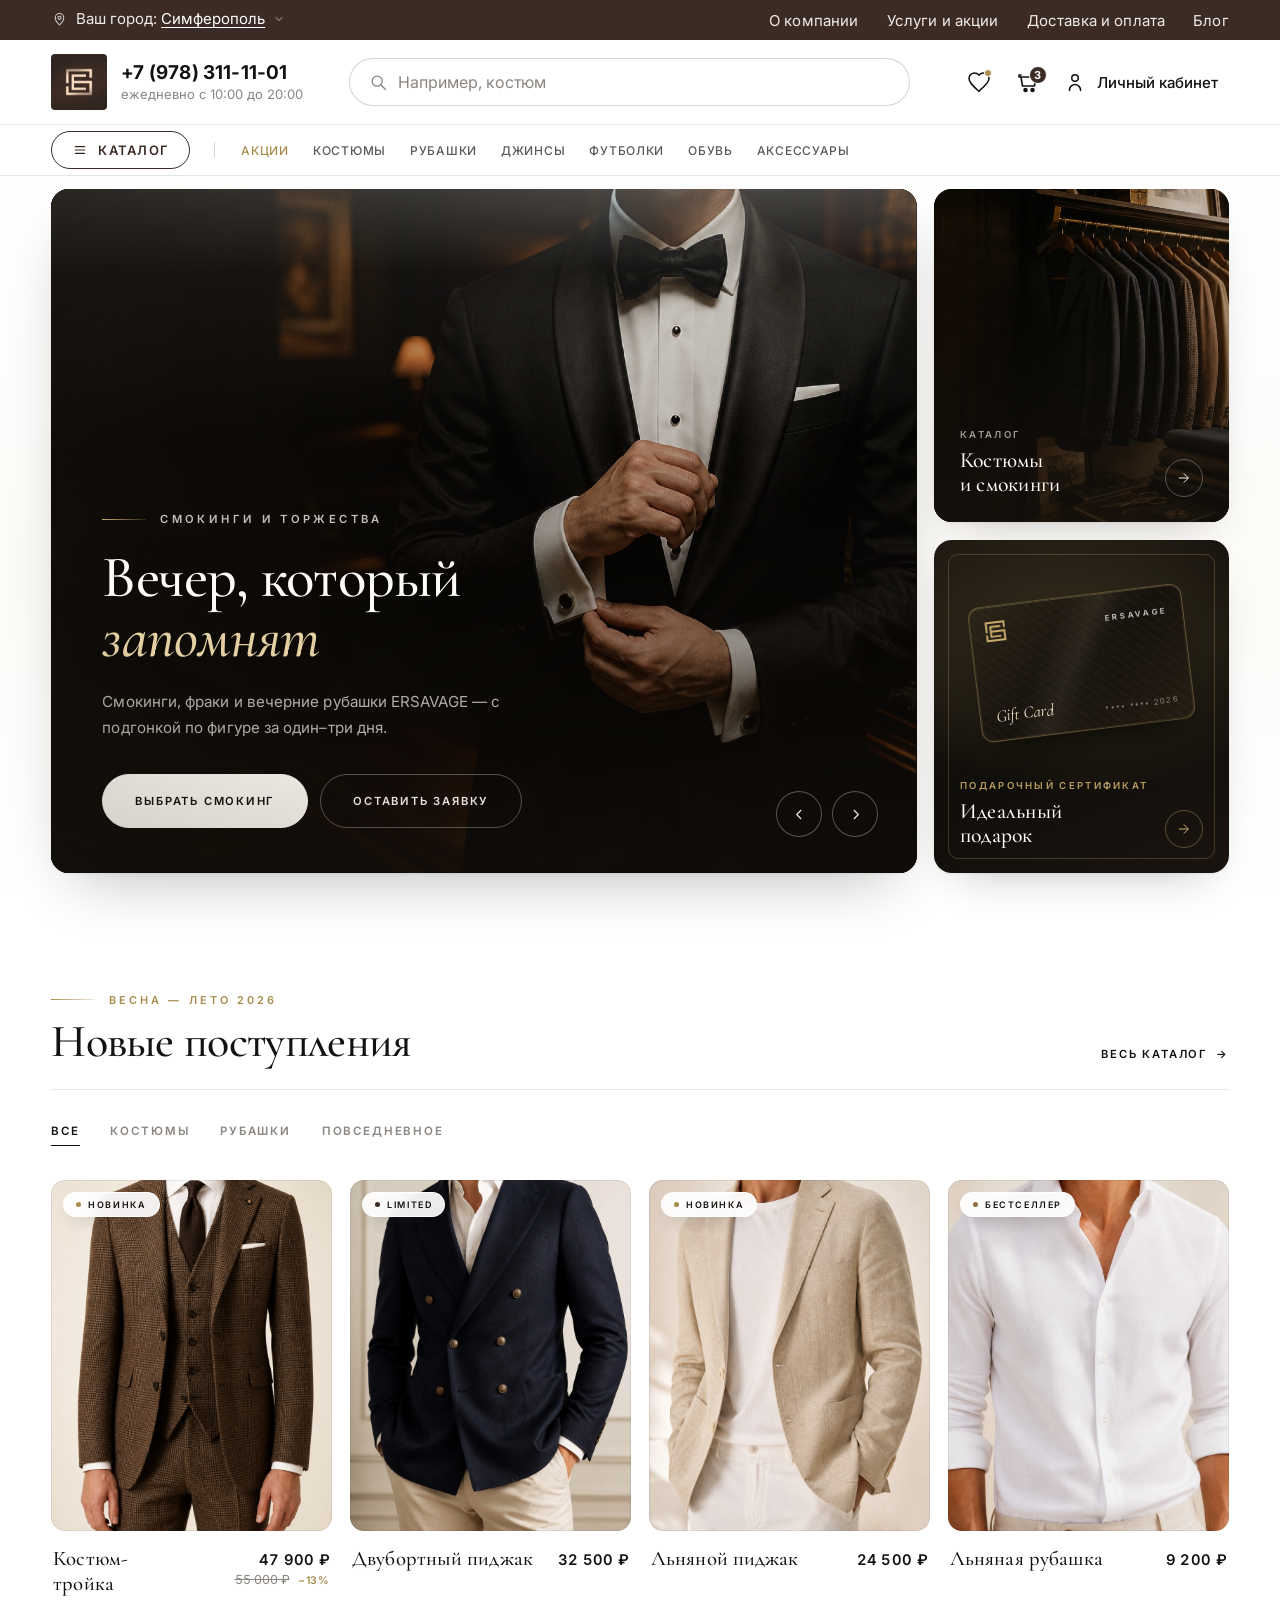
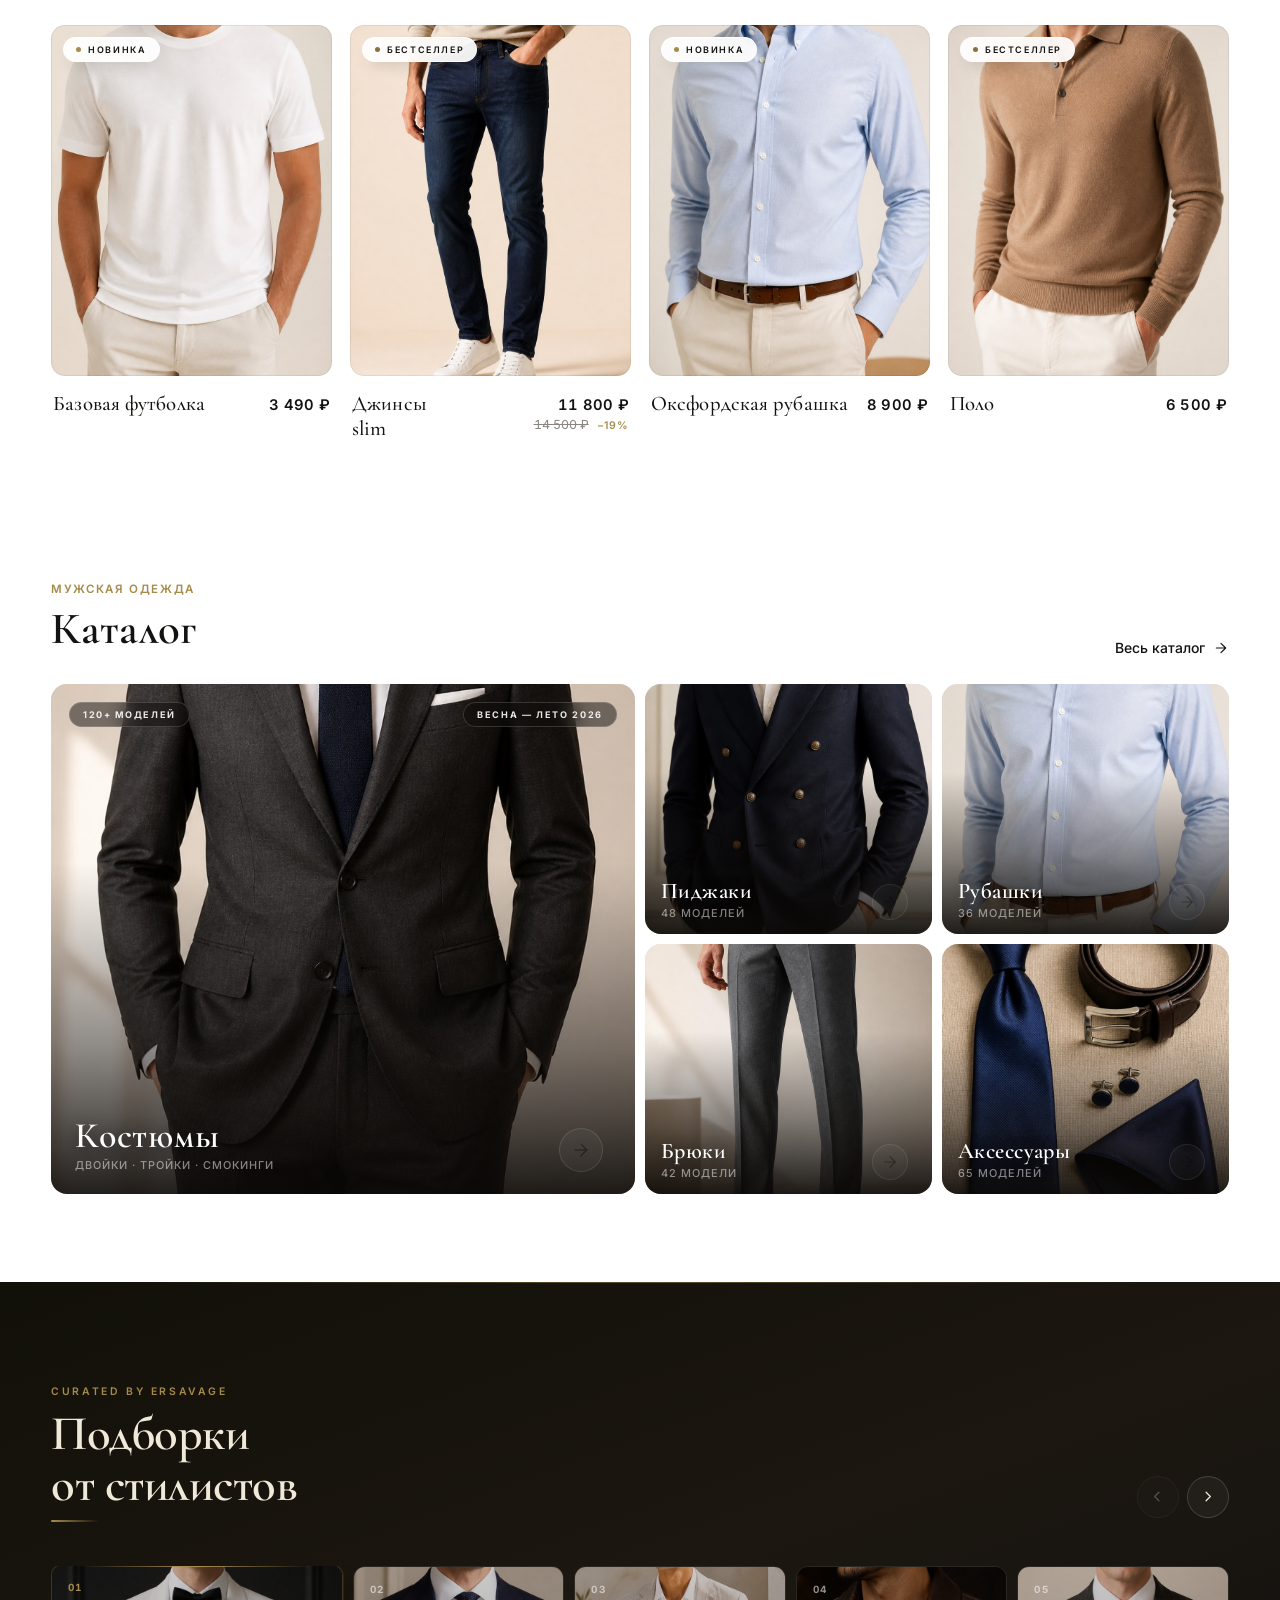
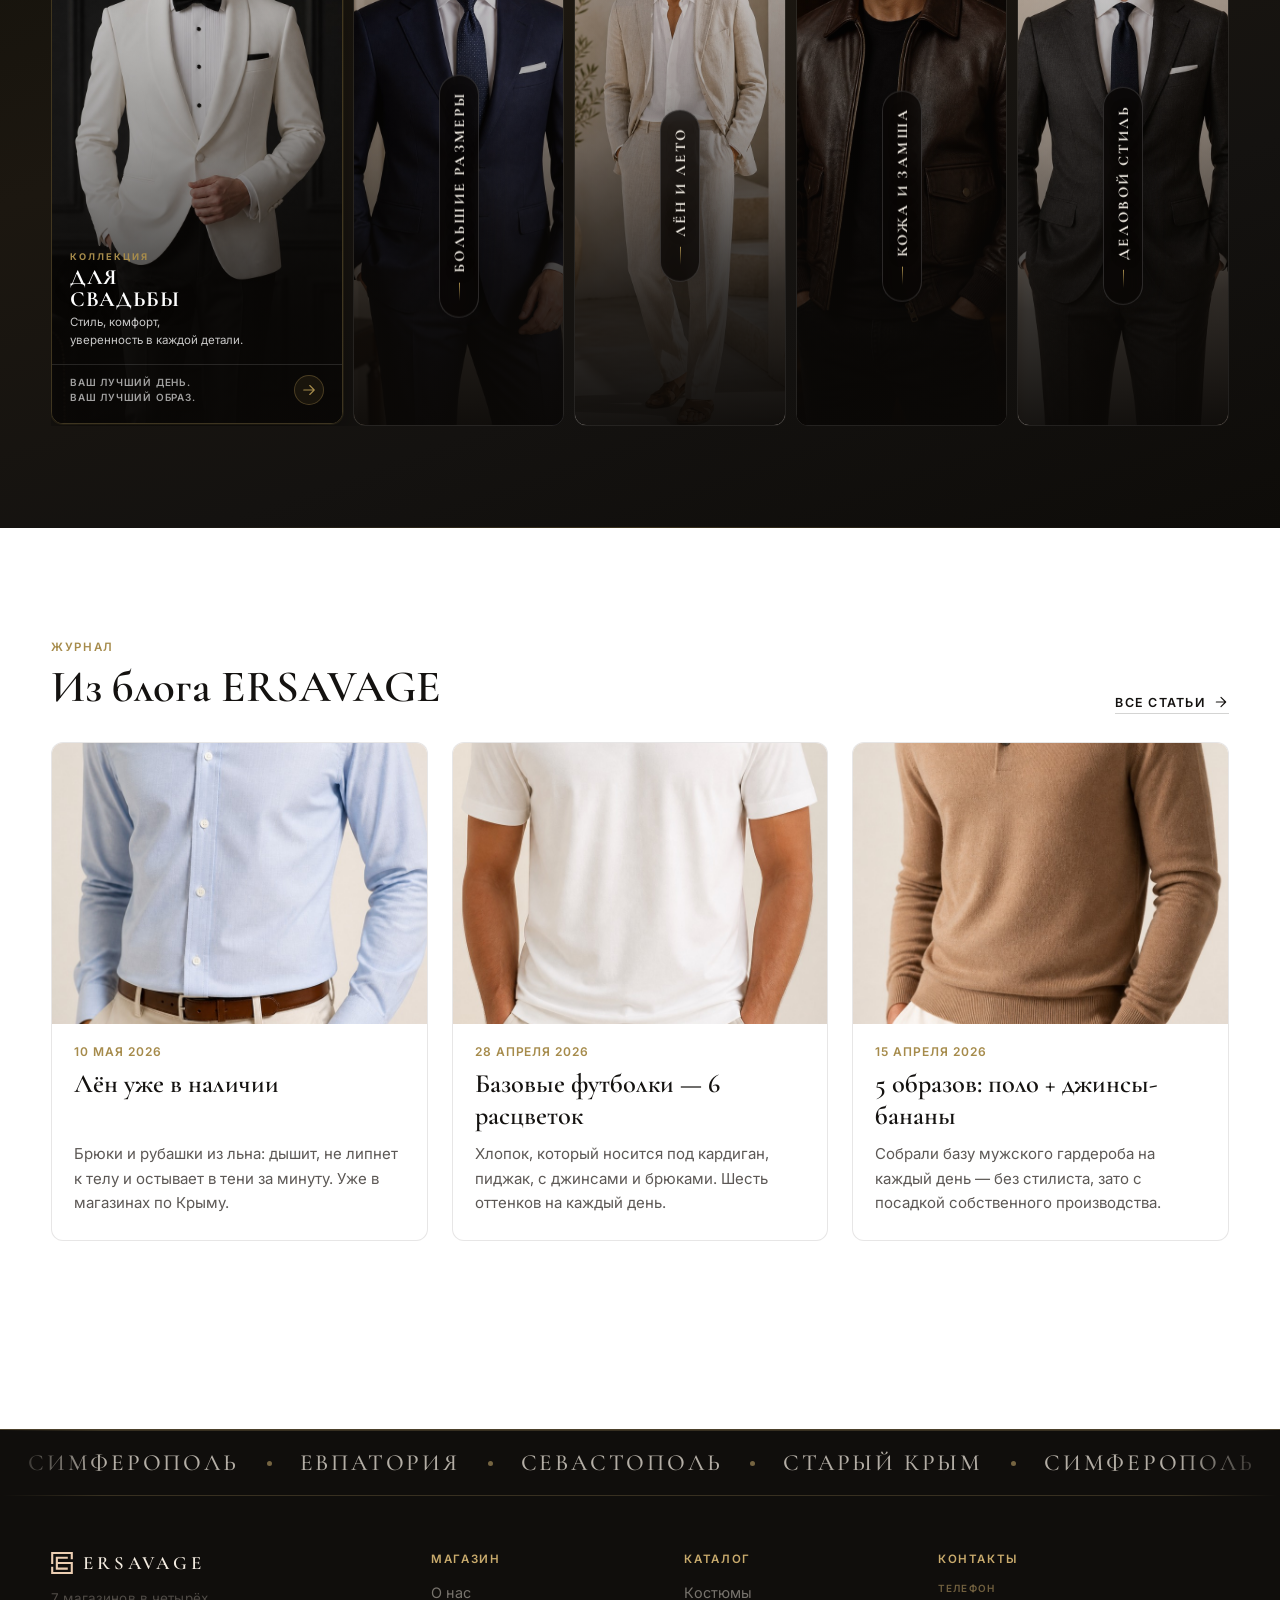
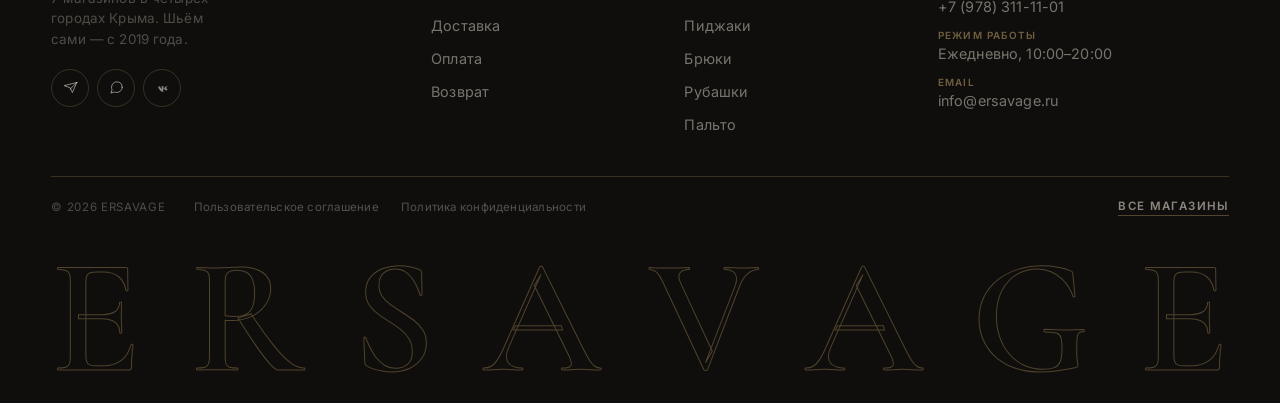
<file: index.html>
<!DOCTYPE html>
<html lang="ru">
<head>
  <meta charset="UTF-8">
  <meta name="viewport" content="width=device-width, initial-scale=1.0">
  <title>ERSAVAGE — мужские костюмы и одежда в Крыму | Симферополь, Евпатория, Севастополь</title>
  <meta name="description" content="Мужская одежда собственного производства в Крыму. Костюмы, пиджаки, рубашки, брюки от ERSAVAGE. 7 магазинов в Симферополе, Евпатории и Севастополе. Доставка по России. ☎ +7 (978) 311-11-01">
  <meta name="keywords" content="мужские костюмы Крым, мужская одежда Симферополь, пиджаки купить Крым, мужские костюмы на заказ, ERSAVAGE">
  <link rel="canonical" href="https://ersavage.ru/">
  <meta property="og:type" content="website">
  <meta property="og:title" content="ERSAVAGE — мужские костюмы и одежда в Крыму">
  <meta property="og:description" content="Собственное производство в Крыму. Костюмы, пиджаки, рубашки. 7 магазинов в Симферополе, Евпатории и Севастополе. Доставка по России.">
  <meta property="og:url" content="https://ersavage.ru/">
  <meta property="og:locale" content="ru_RU">
  <link rel="icon" type="image/svg+xml" href="img/favicon.svg">
  <link rel="apple-touch-icon" href="img/logo.jpg">
  <link rel="preconnect" href="https://fonts.googleapis.com">
  <link rel="preconnect" href="https://fonts.gstatic.com" crossorigin>
  <link href="https://fonts.googleapis.com/css2?family=Cormorant+Garamond:wght@500;600;700&family=Inter:wght@400;500;600;700&display=swap" rel="stylesheet">
  <link rel="stylesheet" href="css/style.css">
</head>
<body>
  <a class="skip-link" href="#main-content">Перейти к содержимому</a>
  <header class="site-header" id="siteHeader">
    <div class="header-utility">
      <div class="container header-utility-inner">
        <div class="header-city-picker-wrap" id="cityPickerWrap">
          <button type="button" class="header-city-picker" id="cityPickerBtn" aria-haspopup="listbox" aria-expanded="false" aria-label="Выбрать город">
            <span class="header-utility-icon" aria-hidden="true">
              <svg viewBox="0 0 24 24" focusable="false">
                <path fill="none" stroke="currentColor" stroke-width="1.5" stroke-linecap="round" stroke-linejoin="round" d="M12 21s-6-5.2-6-10a6 6 0 1112 0c0 4.8-6 10-6 10z"></path>
                <circle cx="12" cy="11" r="2.25" fill="none" stroke="currentColor" stroke-width="1.5"></circle>
              </svg>
            </span>
            <span class="header-city-label">Ваш город: <span class="header-city-name" id="cityPickerName">Симферополь</span></span>
            <span class="header-city-chevron" aria-hidden="true">
              <svg viewBox="0 0 24 24" width="12" height="12" focusable="false">
                <path fill="none" stroke="currentColor" stroke-width="2" stroke-linecap="round" stroke-linejoin="round" d="M6 9l6 6 6-6"></path>
              </svg>
            </span>
          </button>
          <ul class="header-city-dropdown" id="cityPickerDropdown" role="listbox" aria-label="Выберите город">
            <li role="option" aria-selected="true"  data-city="Симферополь">Симферополь</li>
            <li role="option" aria-selected="false" data-city="Евпатория">Евпатория</li>
            <li role="option" aria-selected="false" data-city="Севастополь">Севастополь</li>
            <li role="option" aria-selected="false" data-city="Старый Крым">Старый Крым</li>
          </ul>
        </div>
        <nav class="header-utility-nav" aria-label="Информация о компании">
          <a class="header-utility-nav-link" href="#about">О компании</a>
          <a class="header-utility-nav-link" href="sales.html">Услуги и акции</a>
          <a class="header-utility-nav-link" href="#">Доставка и оплата</a>
          <a class="header-utility-nav-link" href="#">Блог</a>
        </nav>
      </div>
    </div>

    <div class="header-main">
      <div class="container header-main-inner">

        <a class="header-logo" href="index.html" aria-label="ERSAVAGE — на главную">
          <img src="img/logo.jpg" alt="ERSAVAGE" width="48" height="48">
        </a>

        <div class="header-contact">
          <a class="header-contact-phone" href="tel:+79783111101">+7 (978) 311-11-01</a>
          <span class="header-contact-hours">ежедневно с 10:00 до 20:00</span>
        </div>

        <form class="header-search" role="search" action="#" method="get">
          <span class="header-search-icon" aria-hidden="true">
            <svg viewBox="0 0 24 24" focusable="false">
              <circle cx="11" cy="11" r="6" fill="none" stroke="currentColor" stroke-width="1.6"></circle>
              <path d="M16 16L21 21" fill="none" stroke="currentColor" stroke-width="1.6" stroke-linecap="round"></path>
            </svg>
          </span>
          <label class="sr-only" for="headerSearchInput">Поиск по каталогу</label>
          <input id="headerSearchInput" type="search" name="q" placeholder="Например, костюм" autocomplete="off">
        </form>

        <div class="header-actions">
          <button type="button" class="header-action header-wishlist-btn" aria-label="Избранное">
            <span class="wishlist-badge" aria-hidden="true"></span>
            <svg viewBox="0 0 24 24" aria-hidden="true" focusable="false">
              <path d="M12 21.35l-1.45-1.32C5.4 15.36 2 12.28 2 8.5 2 5.42 4.42 3 7.5 3c1.74 0 3.41.81 4.5 2.09C13.09 3.81 14.76 3 16.5 3 19.58 3 22 5.42 22 8.5c0 3.78-3.4 6.86-8.55 11.18L12 21.35z" fill="none" stroke="currentColor" stroke-width="1.5" stroke-linejoin="round"></path>
            </svg>
          </button>
          <a href="#" class="header-action header-cart-link" aria-label="Корзина, 3 товара">
            <span class="cart-badge">3</span>
            <svg viewBox="0 0 24 24" aria-hidden="true" focusable="false">
              <path d="M6 7h15l-1.5 9h-12L6 7z" fill="none" stroke="currentColor" stroke-width="1.6" stroke-linejoin="round"></path>
              <path d="M6 7H4V5h2" fill="none" stroke="currentColor" stroke-width="1.6" stroke-linecap="round"></path>
              <circle cx="10.5" cy="20" r="1.5" fill="currentColor"></circle>
              <circle cx="17.5" cy="20" r="1.5" fill="currentColor"></circle>
            </svg>
          </a>
          <a href="#" class="header-action header-account-link">
            <svg viewBox="0 0 24 24" aria-hidden="true" focusable="false">
              <circle cx="12" cy="8" r="3.25" fill="none" stroke="currentColor" stroke-width="1.5"></circle>
              <path d="M6.5 20.5v-.5a5.5 5.5 0 0111 0v.5" fill="none" stroke="currentColor" stroke-width="1.5" stroke-linecap="round"></path>
            </svg>
            <span>Личный кабинет</span>
          </a>
          <button
            type="button"
            class="header-action header-menu-btn"
            data-header-menu
            aria-expanded="false"
            aria-controls="headerMobileDrawer"
            aria-label="Открыть меню"
          >
            <svg class="header-menu-icon" viewBox="0 0 24 24" aria-hidden="true" focusable="false">
              <path d="M5 7h14M5 12h14M5 17h14" fill="none" stroke="currentColor" stroke-width="1.6" stroke-linecap="round"></path>
            </svg>
            <svg class="header-menu-close-icon" viewBox="0 0 24 24" aria-hidden="true" focusable="false">
              <path d="M6 6l12 12M18 6L6 18" fill="none" stroke="currentColor" stroke-width="1.6" stroke-linecap="round"></path>
            </svg>
          </button>
        </div>

      </div>
    </div>

    <div class="header-subnav" aria-label="Категории каталога">
      <div class="header-subnav-bg" aria-hidden="true"></div>
      <div class="container header-subnav-inner">
        <button type="button" class="header-catalog-btn" data-header-menu aria-label="Открыть каталог">
          <svg viewBox="0 0 24 24" aria-hidden="true" focusable="false">
            <path d="M5 7h14M5 12h14M5 17h14" fill="none" stroke="currentColor" stroke-width="1.8" stroke-linecap="round"></path>
          </svg>
          Каталог
        </button>
        <nav class="subnav-links" aria-label="Направления">
          <a href="sales.html">Акции</a>
          <a href="suits.html">Костюмы</a>
          <a href="#">Рубашки</a>
          <a href="#">Джинсы</a>
          <a href="#">Футболки</a>
          <a href="#">Обувь</a>
          <a href="#">Аксессуары</a>
        </nav>
      </div>
    </div>

    <div
      class="header-mobile-drawer"
      id="headerMobileDrawer"
      aria-hidden="true"
      aria-label="Навигация по сайту"
    >
      <button type="button" class="header-mobile-drawer-backdrop" data-header-menu-close aria-label="Закрыть меню"></button>
      <div class="header-mobile-drawer-panel" role="dialog" aria-modal="true" aria-label="Меню">
        <div class="header-mobile-drawer-head">
          <p class="header-mobile-drawer-title">Меню</p>
          <button type="button" class="header-mobile-drawer-close" data-header-menu-close aria-label="Закрыть меню">
            <svg viewBox="0 0 24 24" aria-hidden="true" focusable="false">
              <path d="M6 6l12 12M18 6L6 18" fill="none" stroke="currentColor" stroke-width="1.6" stroke-linecap="round"></path>
            </svg>
          </button>
        </div>

        <a href="#new" class="header-mobile-catalog-link">
          <svg viewBox="0 0 24 24" aria-hidden="true" focusable="false">
            <path d="M5 7h14M5 12h14M5 17h14" fill="none" stroke="currentColor" stroke-width="1.6" stroke-linecap="round"></path>
          </svg>
          Каталог
        </a>

        <nav class="header-mobile-nav" aria-label="Категории">
          <a href="sales.html">Акции</a>
          <a href="#">Новинки</a>
          <a href="suits.html">Костюмы</a>
          <a href="#">Рубашки</a>
          <a href="#">Джинсы</a>
          <a href="#">Футболки</a>
          <a href="#">Аксессуары</a>
        </nav>

        <div class="header-mobile-divider" aria-hidden="true"></div>

        <nav class="header-mobile-nav header-mobile-nav--utility" aria-label="Сервисная навигация">
          <a href="#about">О компании</a>
          <a href="#">Услуги и акции</a>
          <a href="#">Доставка и оплата</a>
          <a href="#">Блог</a>
        </nav>

        <div class="header-mobile-footer">
          <a class="header-mobile-phone" href="tel:+79783111101">+7 (978) 311-11-01</a>
          <p class="header-mobile-phone-hours">ежедневно с 10:00 до 20:00</p>
        </div>
      </div>
    </div>
  </header>

  <main id="main-content">
    <section class="hero" aria-labelledby="heroTitle" data-hero>
      <h1 id="heroTitle" class="sr-only">ERSAVAGE — мужские костюмы и одежда в Крыму</h1>

      <div class="container hero-inner">
      <div
        class="hero-stage"
        role="region"
        aria-roledescription="карусель"
        aria-label="Главные предложения"
        tabindex="0"
        data-hero-viewport
      >


      <article class="hero-slide" aria-hidden="true">
        <div class="hero-slide-media">
          <img
            src="img/hero-tuxedo.jpg"
            alt="Смокинг ERSAVAGE"
            width="1920"
            height="1280"
            loading="lazy"
            decoding="async"
          >
        </div>
        <div class="hero-slide-inner">
          <div class="hero-copy">
            <p class="hero-eyebrow"><span class="hero-eyebrow-rule" aria-hidden="true"></span>Смокинги и торжества</p>
            <p class="hero-title">Вечер, который<br><em>запомнят</em></p>
            <p class="hero-lead">Смокинги, фраки и вечерние рубашки ERSAVAGE — с подгонкой по фигуре за один–три дня.</p>
            <div class="hero-actions">
              <a class="hero-btn hero-btn--solid" href="suits.html">Выбрать смокинг</a>
              <a class="hero-btn hero-btn--ghost" href="#stores">Оставить заявку</a>
            </div>
          </div>
        </div>
      </article>
        <article class="hero-slide is-active" aria-hidden="false">
          <div class="hero-slide-media">
            <img
              src="img/hero-suit.jpg"
              alt="Мужской костюм-тройка ERSAVAGE"
              width="1920"
              height="1280"
              fetchpriority="high"
              decoding="async"
            >
          </div>
          <div class="hero-slide-inner">
            <div class="hero-copy">
              <p class="hero-eyebrow"><span class="hero-eyebrow-rule" aria-hidden="true"></span>Весна — лето 2026</p>
              <p class="hero-title">Костюм, <em>сшитый</em><br>под ваш характер</p>
              <p class="hero-lead">Собственное производство ERSAVAGE: выверенный крой, благородные ткани и посадка по фигуре.</p>
              <div class="hero-actions">
                <a class="hero-btn hero-btn--solid" href="#new">Смотреть коллекцию</a>
                <a class="hero-btn hero-btn--ghost" href="#stores">Оставить заявку</a>
              </div>
            </div>
          </div>
        </article>

       

        <article class="hero-slide" aria-hidden="true">
          <div class="hero-slide-media">
            <img
              src="img/hero-atelier.jpg"
              alt="Ателье ERSAVAGE: новые костюмы на вешалах и рулоны тканей"
              width="1920"
              height="1280"
              loading="lazy"
              decoding="async"
            >
          </div>
          <div class="hero-slide-inner">
            <div class="hero-copy">
              <p class="hero-eyebrow"><span class="hero-eyebrow-rule" aria-hidden="true"></span>ERSAVAGE · Новое поступление</p>
              <p class="hero-title">Новые модели<br><em>каждую</em> неделю</p>
              <p class="hero-lead">От строгой классики до двубортных силуэтов — более сорока моделей в наличии.</p>
              <div class="hero-actions">
                <a class="hero-btn hero-btn--solid" href="#new">Смотреть новинки</a>
                <a class="hero-btn hero-btn--ghost" href="sales.html">Подарочный сертификат</a>
              </div>
            </div>
          </div>
        </article>

        <span class="hero-vignette" aria-hidden="true"></span>

        <div class="hero-nav">
          <button type="button" class="hero-nav-btn" data-hero-prev aria-label="Предыдущий слайд">
            <svg viewBox="0 0 24 24" aria-hidden="true" focusable="false">
              <path fill="none" stroke="currentColor" stroke-width="1.5" stroke-linecap="round" stroke-linejoin="round" d="M14 6l-6 6 6 6"></path>
            </svg>
          </button>
          <button type="button" class="hero-nav-btn" data-hero-next aria-label="Следующий слайд">
            <svg viewBox="0 0 24 24" aria-hidden="true" focusable="false">
              <path fill="none" stroke="currentColor" stroke-width="1.5" stroke-linecap="round" stroke-linejoin="round" d="M10 6l6 6-6 6"></path>
            </svg>
          </button>
        </div>
      </div>

      <aside class="hero-aside" aria-label="Подборки">
        <a class="hero-card" href="suits.html">
          <div class="hero-card-media">
            <img
              src="img/hero-atelier.jpg"
              alt="Коллекция костюмов и смокингов ERSAVAGE"
              width="1920"
              height="1280"
              loading="lazy"
              decoding="async"
            >
          </div>
          <div class="hero-card-body">
            <div class="hero-card-text">
              <p class="hero-card-eyebrow">Каталог</p>
              <p class="hero-card-title">Костюмы<br>и смокинги</p>
            </div>
            <span class="hero-card-arrow" aria-hidden="true">
              <svg viewBox="0 0 24 24"><path fill="none" stroke="currentColor" stroke-width="1.5" stroke-linecap="round" stroke-linejoin="round" d="M5 12h13M12 5.5l6.5 6.5-6.5 6.5"/></svg>
            </span>
          </div>
        </a>

        <a class="hero-card hero-card--dark" href="sales.html">
          <span class="hero-card-frame" aria-hidden="true"></span>
          <div class="hero-gift" aria-hidden="true">
            <div class="hero-gift-card">
              <svg class="hero-gift-mark" viewBox="0 0 1938 1967" focusable="false">
                <path d="M1843.62 657.174V93.6147H93.6172V1072.43M93.6172 1309.72V1873.28H1843.62V983.445H508.871M508.871 983.445V1487.68H1487.68M508.871 983.445V508.869H1487.68" fill="none" stroke="currentColor" stroke-width="187.229"/>
              </svg>
              <span class="hero-gift-brand">ERSAVAGE</span>
              <span class="hero-gift-type">Gift Card</span>
              <span class="hero-gift-no">•••• •••• 2026</span>
            </div>
          </div>
          <div class="hero-card-body">
            <div class="hero-card-text">
              <p class="hero-card-eyebrow">Подарочный сертификат</p>
              <p class="hero-card-title">Идеальный<br>подарок</p>
            </div>
            <span class="hero-card-arrow" aria-hidden="true">
              <svg viewBox="0 0 24 24"><path fill="none" stroke="currentColor" stroke-width="1.5" stroke-linecap="round" stroke-linejoin="round" d="M5 12h13M12 5.5l6.5 6.5-6.5 6.5"/></svg>
            </span>
          </div>
        </a>
      </aside>

      </div>
    </section>

    <section class="new-arrivals reveal" id="new" aria-labelledby="newArrivalsTitle">
      <div class="container">

        <div class="na-head">
          <div class="na-title-block">
            <p class="na-eyebrow">Весна — лето 2026</p>
            <h2 id="newArrivalsTitle" class="na-heading">Новые поступления</h2>
          </div>
          <div class="na-head-right">
            <a class="na-all-link" href="#">Весь каталог</a>
          </div>
        </div>

        <div class="na-tabs-row" role="tablist" aria-label="Фильтр по категориям">
          <button type="button" class="na-tab is-active" role="tab" aria-selected="true" data-na-tab="all">Все</button>
          <button type="button" class="na-tab" role="tab" aria-selected="false" data-na-tab="suits">Костюмы</button>
          <button type="button" class="na-tab" role="tab" aria-selected="false" data-na-tab="shirts">Рубашки</button>
          <button type="button" class="na-tab" role="tab" aria-selected="false" data-na-tab="casual">Повседневное</button>
        </div>

        <div class="na-grid" data-na-grid id="naGrid">

            <article class="na-card" data-na-category="suits">
              <div class="na-card-img">
                <a href="product.html" tabindex="-1" aria-hidden="true"><img src="img/product-suit-triple.jpg" alt="Костюм-тройка ERSAVAGE" loading="lazy"></a>
                <span class="na-badge na-badge--new">Новинка</span>
                <button type="button" class="na-wish" aria-label="Добавить в избранное">
                  <svg viewBox="0 0 24 24" aria-hidden="true" focusable="false"><path d="M12 21.35l-1.45-1.32C5.4 15.36 2 12.28 2 8.5 2 5.42 4.42 3 7.5 3c1.74 0 3.41.81 4.5 2.09C13.09 3.81 14.76 3 16.5 3 19.58 3 22 5.42 22 8.5c0 3.78-3.4 6.86-8.55 11.18L12 21.35z" fill="none" stroke="currentColor" stroke-width="1.5" stroke-linejoin="round"/></svg>
                </button>
                <div class="na-card-cta-bar">
                  <button type="button" class="na-cart-btn-overlay">В корзину</button>
                </div>
              </div>
              <div class="na-card-info">
                <h3 class="na-card-title"><a href="product.html">Костюм-тройка</a></h3>
                <div class="na-card-price-row">
                  <span class="na-price-new">47 900 ₽</span>
                  <span class="na-price-old">55 000 ₽</span>
                  <span class="na-price-discount">−13%</span>
                </div>
              </div>
            </article>

            <article class="na-card" data-na-category="suits">
              <div class="na-card-img">
                <a href="product.html" tabindex="-1" aria-hidden="true"><img src="img/product-jacket-double.jpg" alt="Двубортный пиджак ERSAVAGE" loading="lazy"></a>
                <span class="na-badge na-badge--limited">Limited</span>
                <button type="button" class="na-wish" aria-label="Добавить в избранное">
                  <svg viewBox="0 0 24 24" aria-hidden="true" focusable="false"><path d="M12 21.35l-1.45-1.32C5.4 15.36 2 12.28 2 8.5 2 5.42 4.42 3 7.5 3c1.74 0 3.41.81 4.5 2.09C13.09 3.81 14.76 3 16.5 3 19.58 3 22 5.42 22 8.5c0 3.78-3.4 6.86-8.55 11.18L12 21.35z" fill="none" stroke="currentColor" stroke-width="1.5" stroke-linejoin="round"/></svg>
                </button>
                <div class="na-card-cta-bar">
                  <button type="button" class="na-cart-btn-overlay">В корзину</button>
                </div>
              </div>
              <div class="na-card-info">
                <h3 class="na-card-title"><a href="product.html">Двубортный пиджак</a></h3>
                <div class="na-card-price-row">
                  <span class="na-price-new">32 500 ₽</span>
                </div>
              </div>
            </article>

            <article class="na-card" data-na-category="suits">
              <div class="na-card-img">
                <a href="product.html" tabindex="-1" aria-hidden="true"><img src="img/product-jacket-linen.jpg" alt="Льняной пиджак ERSAVAGE" loading="lazy"></a>
                <span class="na-badge na-badge--new">Новинка</span>
                <button type="button" class="na-wish" aria-label="Добавить в избранное">
                  <svg viewBox="0 0 24 24" aria-hidden="true" focusable="false"><path d="M12 21.35l-1.45-1.32C5.4 15.36 2 12.28 2 8.5 2 5.42 4.42 3 7.5 3c1.74 0 3.41.81 4.5 2.09C13.09 3.81 14.76 3 16.5 3 19.58 3 22 5.42 22 8.5c0 3.78-3.4 6.86-8.55 11.18L12 21.35z" fill="none" stroke="currentColor" stroke-width="1.5" stroke-linejoin="round"/></svg>
                </button>
                <div class="na-card-cta-bar">
                  <button type="button" class="na-cart-btn-overlay">В корзину</button>
                </div>
              </div>
              <div class="na-card-info">
                <h3 class="na-card-title"><a href="product.html">Льняной пиджак</a></h3>
                <div class="na-card-price-row">
                  <span class="na-price-new">24 500 ₽</span>
                </div>
              </div>
            </article>

            <article class="na-card" data-na-category="shirts">
              <div class="na-card-img">
                <a href="product.html" tabindex="-1" aria-hidden="true"><img src="img/product-shirt-linen.jpg" alt="Льняная рубашка ERSAVAGE" loading="lazy"></a>
                <span class="na-badge na-badge--hit">Бестселлер</span>
                <button type="button" class="na-wish" aria-label="Добавить в избранное">
                  <svg viewBox="0 0 24 24" aria-hidden="true" focusable="false"><path d="M12 21.35l-1.45-1.32C5.4 15.36 2 12.28 2 8.5 2 5.42 4.42 3 7.5 3c1.74 0 3.41.81 4.5 2.09C13.09 3.81 14.76 3 16.5 3 19.58 3 22 5.42 22 8.5c0 3.78-3.4 6.86-8.55 11.18L12 21.35z" fill="none" stroke="currentColor" stroke-width="1.5" stroke-linejoin="round"/></svg>
                </button>
                <div class="na-card-cta-bar">
                  <button type="button" class="na-cart-btn-overlay">В корзину</button>
                </div>
              </div>
              <div class="na-card-info">
                <h3 class="na-card-title"><a href="product.html">Льняная рубашка</a></h3>
                <div class="na-card-price-row">
                  <span class="na-price-new">9 200 ₽</span>
                </div>
              </div>
            </article>

            <article class="na-card" data-na-category="casual">
              <div class="na-card-img">
                <a href="product.html" tabindex="-1" aria-hidden="true"><img src="img/product-tshirt.jpg" alt="Базовая футболка ERSAVAGE" loading="lazy"></a>
                <span class="na-badge na-badge--new">Новинка</span>
                <button type="button" class="na-wish" aria-label="Добавить в избранное">
                  <svg viewBox="0 0 24 24" aria-hidden="true" focusable="false"><path d="M12 21.35l-1.45-1.32C5.4 15.36 2 12.28 2 8.5 2 5.42 4.42 3 7.5 3c1.74 0 3.41.81 4.5 2.09C13.09 3.81 14.76 3 16.5 3 19.58 3 22 5.42 22 8.5c0 3.78-3.4 6.86-8.55 11.18L12 21.35z" fill="none" stroke="currentColor" stroke-width="1.5" stroke-linejoin="round"/></svg>
                </button>
                <div class="na-card-cta-bar">
                  <button type="button" class="na-cart-btn-overlay">В корзину</button>
                </div>
              </div>
              <div class="na-card-info">
                <h3 class="na-card-title"><a href="product.html">Базовая футболка</a></h3>
                <div class="na-card-price-row">
                  <span class="na-price-new">3 490 ₽</span>
                </div>
              </div>
            </article>

            <article class="na-card" data-na-category="casual">
              <div class="na-card-img">
                <a href="product.html" tabindex="-1" aria-hidden="true"><img src="img/product-jeans.jpg" alt="Джинсы slim ERSAVAGE" loading="lazy"></a>
                <span class="na-badge na-badge--hit">Бестселлер</span>
                <button type="button" class="na-wish" aria-label="Добавить в избранное">
                  <svg viewBox="0 0 24 24" aria-hidden="true" focusable="false"><path d="M12 21.35l-1.45-1.32C5.4 15.36 2 12.28 2 8.5 2 5.42 4.42 3 7.5 3c1.74 0 3.41.81 4.5 2.09C13.09 3.81 14.76 3 16.5 3 19.58 3 22 5.42 22 8.5c0 3.78-3.4 6.86-8.55 11.18L12 21.35z" fill="none" stroke="currentColor" stroke-width="1.5" stroke-linejoin="round"/></svg>
                </button>
                <div class="na-card-cta-bar">
                  <button type="button" class="na-cart-btn-overlay">В корзину</button>
                </div>
              </div>
              <div class="na-card-info">
                <h3 class="na-card-title"><a href="product.html">Джинсы slim</a></h3>
                <div class="na-card-price-row">
                  <span class="na-price-new">11 800 ₽</span>
                  <span class="na-price-old">14 500 ₽</span>
                  <span class="na-price-discount">−19%</span>
                </div>
              </div>
            </article>

            <article class="na-card" data-na-category="shirts">
              <div class="na-card-img">
                <a href="product.html" tabindex="-1" aria-hidden="true"><img src="img/product-shirt-oxford.jpg" alt="Оксфордская рубашка ERSAVAGE" loading="lazy"></a>
                <span class="na-badge na-badge--new">Новинка</span>
                <button type="button" class="na-wish" aria-label="Добавить в избранное">
                  <svg viewBox="0 0 24 24" aria-hidden="true" focusable="false"><path d="M12 21.35l-1.45-1.32C5.4 15.36 2 12.28 2 8.5 2 5.42 4.42 3 7.5 3c1.74 0 3.41.81 4.5 2.09C13.09 3.81 14.76 3 16.5 3 19.58 3 22 5.42 22 8.5c0 3.78-3.4 6.86-8.55 11.18L12 21.35z" fill="none" stroke="currentColor" stroke-width="1.5" stroke-linejoin="round"/></svg>
                </button>
                <div class="na-card-cta-bar">
                  <button type="button" class="na-cart-btn-overlay">В корзину</button>
                </div>
              </div>
              <div class="na-card-info">
                <h3 class="na-card-title"><a href="product.html">Оксфордская рубашка</a></h3>
                <div class="na-card-price-row">
                  <span class="na-price-new">8 900 ₽</span>
                </div>
              </div>
            </article>

            <article class="na-card" data-na-category="casual">
              <div class="na-card-img">
                <a href="product.html" tabindex="-1" aria-hidden="true"><img src="img/product-polo.jpg" alt="Поло ERSAVAGE" loading="lazy"></a>
                <span class="na-badge na-badge--hit">Бестселлер</span>
                <button type="button" class="na-wish" aria-label="Добавить в избранное">
                  <svg viewBox="0 0 24 24" aria-hidden="true" focusable="false"><path d="M12 21.35l-1.45-1.32C5.4 15.36 2 12.28 2 8.5 2 5.42 4.42 3 7.5 3c1.74 0 3.41.81 4.5 2.09C13.09 3.81 14.76 3 16.5 3 19.58 3 22 5.42 22 8.5c0 3.78-3.4 6.86-8.55 11.18L12 21.35z" fill="none" stroke="currentColor" stroke-width="1.5" stroke-linejoin="round"/></svg>
                </button>
                <div class="na-card-cta-bar">
                  <button type="button" class="na-cart-btn-overlay">В корзину</button>
                </div>
              </div>
              <div class="na-card-info">
                <h3 class="na-card-title"><a href="product.html">Поло</a></h3>
                <div class="na-card-price-row">
                  <span class="na-price-new">6 500 ₽</span>
                </div>
              </div>
            </article>

        </div>

      </div>
    </section>

    <section class="cats reveal" id="categories" aria-labelledby="catsTitle">
      <div class="container">

        <div class="cats-head">
          <div>
            <p class="cats-eyebrow">Мужская одежда</p>
            <h2 id="catsTitle" class="cats-heading">Каталог</h2>
          </div>
          <a href="#" class="cats-all-link">
            Весь каталог
            <svg width="16" height="16" viewBox="0 0 24 24" fill="none" stroke="currentColor" stroke-width="1.75" stroke-linecap="round" stroke-linejoin="round" aria-hidden="true" focusable="false"><path d="M5 12h14M12 5l7 7-7 7"/></svg>
          </a>
        </div>

        <div class="cats-grid">

          <a href="suits.html" class="cat-card cat-card--feat" aria-label="Перейти в раздел Костюмы">
            <div class="cat-card-media">
              <img src="img/product-suit-charcoal.jpg" alt="Костюмы ERSAVAGE" width="1200" height="900" loading="lazy" decoding="async">
            </div>
            <div class="cat-card-foot">
              <div class="cat-card-info">
                <span class="cat-card-label">Костюмы</span>
                <span class="cat-card-meta">Двойки · Тройки · Смокинги</span>
              </div>
              <span class="cat-card-arrow" aria-hidden="true">
                <svg width="20" height="20" viewBox="0 0 24 24" fill="none" stroke="currentColor" stroke-width="1.5" stroke-linecap="round" stroke-linejoin="round" focusable="false"><path d="M5 12h14M12 5l7 7-7 7"/></svg>
              </span>
            </div>
          </a>

          <a href="#" class="cat-card" aria-label="Перейти в раздел Пиджаки">
            <div class="cat-card-media">
              <img src="img/product-jacket-double.jpg" alt="Пиджаки ERSAVAGE" width="800" height="600" loading="lazy" decoding="async">
            </div>
            <div class="cat-card-foot">
              <div class="cat-card-info">
                <span class="cat-card-label">Пиджаки</span>
                <span class="cat-card-meta">48 моделей</span>
              </div>
              <span class="cat-card-arrow" aria-hidden="true">
                <svg width="18" height="18" viewBox="0 0 24 24" fill="none" stroke="currentColor" stroke-width="1.5" stroke-linecap="round" stroke-linejoin="round" focusable="false"><path d="M5 12h14M12 5l7 7-7 7"/></svg>
              </span>
            </div>
          </a>

          <a href="#" class="cat-card" aria-label="Перейти в раздел Рубашки">
            <div class="cat-card-media">
              <img src="img/product-shirt-oxford.jpg" alt="Рубашки ERSAVAGE" width="800" height="600" loading="lazy" decoding="async">
            </div>
            <div class="cat-card-foot">
              <div class="cat-card-info">
                <span class="cat-card-label">Рубашки</span>
                <span class="cat-card-meta">36 моделей</span>
              </div>
              <span class="cat-card-arrow" aria-hidden="true">
                <svg width="18" height="18" viewBox="0 0 24 24" fill="none" stroke="currentColor" stroke-width="1.5" stroke-linecap="round" stroke-linejoin="round" focusable="false"><path d="M5 12h14M12 5l7 7-7 7"/></svg>
              </span>
            </div>
          </a>

          <a href="#" class="cat-card" aria-label="Перейти в раздел Брюки">
            <div class="cat-card-media">
              <img src="img/product-trousers.jpg" alt="Брюки ERSAVAGE" width="800" height="600" loading="lazy" decoding="async">
            </div>
            <div class="cat-card-foot">
              <div class="cat-card-info">
                <span class="cat-card-label">Брюки</span>
                <span class="cat-card-meta">42 модели</span>
              </div>
              <span class="cat-card-arrow" aria-hidden="true">
                <svg width="18" height="18" viewBox="0 0 24 24" fill="none" stroke="currentColor" stroke-width="1.5" stroke-linecap="round" stroke-linejoin="round" focusable="false"><path d="M5 12h14M12 5l7 7-7 7"/></svg>
              </span>
            </div>
          </a>

          <a href="#" class="cat-card" aria-label="Перейти в раздел Аксессуары">
            <div class="cat-card-media">
              <img src="img/product-accessories.jpg" alt="Аксессуары ERSAVAGE" width="800" height="600" loading="lazy" decoding="async">
            </div>
            <div class="cat-card-foot">
              <div class="cat-card-info">
                <span class="cat-card-label">Аксессуары</span>
                <span class="cat-card-meta">65 моделей</span>
              </div>
              <span class="cat-card-arrow" aria-hidden="true">
                <svg width="18" height="18" viewBox="0 0 24 24" fill="none" stroke="currentColor" stroke-width="1.5" stroke-linecap="round" stroke-linejoin="round" focusable="false"><path d="M5 12h14M12 5l7 7-7 7"/></svg>
              </span>
            </div>
          </a>

        </div>
      </div>
    </section>


    <section class="lookbook reveal" id="lookbook" aria-labelledby="lookbookTitle">
      <div class="lookbook-inner">
        <div class="container">

          <div class="lookbook-head">
            <div class="lookbook-head-left">
              <p class="lookbook-label" aria-hidden="true">Curated by ERSAVAGE</p>
              <h2 class="lookbook-title" id="lookbookTitle">Подборки<br>от стилистов</h2>
              <div class="lookbook-title-accent" aria-hidden="true"></div>
            </div>
            <div class="lookbook-nav-wrap">
              <button type="button" class="lookbook-nav-btn" data-lookbook-prev aria-label="Предыдущая подборка">
                <svg viewBox="0 0 24 24" aria-hidden="true" focusable="false">
                  <path fill="none" stroke="currentColor" stroke-width="1.75" stroke-linecap="round" stroke-linejoin="round" d="M14 6l-6 6 6 6"/>
                </svg>
              </button>
              <button type="button" class="lookbook-nav-btn" data-lookbook-next aria-label="Следующая подборка">
                <svg viewBox="0 0 24 24" aria-hidden="true" focusable="false">
                  <path fill="none" stroke="currentColor" stroke-width="1.75" stroke-linecap="round" stroke-linejoin="round" d="M10 6l6 6-6 6"/>
                </svg>
              </button>
            </div>
          </div>

          <div class="lookbook-slider" data-lookbook-slider>
            <div class="lookbook-viewport" data-lookbook-viewport>
              <div class="lookbook-track" data-lookbook-track>
                <div class="lookbook-grid" data-lookbook-grid>

            <!-- 01 -->
            <a href="#" class="lookbook-card is-active" aria-label="Коллекция: для свадьбы" aria-expanded="true">
              <div class="lookbook-card-bg">
                <img src="img/product-tuxedo-wedding.jpg" alt="Коллекция для свадьбы" loading="lazy">
              </div>
              <span class="lookbook-card-num" aria-hidden="true">01</span>
              <span class="lookbook-card-label" aria-hidden="true">Для свадьбы</span>
              <div class="lookbook-card-content">
                <div class="lookbook-card-body">
                  <p class="lookbook-card-eyebrow">Коллекция</p>
                  <h3 class="lookbook-card-title">ДЛЯ<br>СВАДЬБЫ</h3>
                  <p class="lookbook-card-sub">Стиль, комфорт,<br>уверенность в каждой детали.</p>
                </div>
                <div class="lookbook-card-footer">
                  <p class="lookbook-card-foot">Ваш лучший день.<br>Ваш лучший образ.</p>
                  <span class="lookbook-card-arrow" aria-hidden="true">
                    <svg viewBox="0 0 24 24" width="18" height="18" fill="none" stroke="currentColor" stroke-width="1.5" stroke-linecap="round" stroke-linejoin="round"><path d="M5 12h14M13 6l6 6-6 6"/></svg>
                  </span>
                </div>
              </div>
            </a>

            <!-- 02 -->
            <a href="#" class="lookbook-card" aria-label="Коллекция: большие размеры" aria-expanded="false">
              <div class="lookbook-card-bg">
                <img src="img/product-suit-navy.jpg" alt="Большие размеры" loading="lazy">
              </div>
              <span class="lookbook-card-num" aria-hidden="true">02</span>
              <span class="lookbook-card-label" aria-hidden="true">Большие размеры</span>
              <div class="lookbook-card-content">
                <div class="lookbook-card-body">
                  <p class="lookbook-card-eyebrow">Коллекция</p>
                  <h3 class="lookbook-card-title">БОЛЬШИЕ<br>РАЗМЕРЫ</h3>
                  <p class="lookbook-card-sub">Ваш момент.<br>Ваш стиль.</p>
                </div>
                <div class="lookbook-card-footer">
                  <p class="lookbook-card-foot">Стиль без компромиссов.</p>
                  <span class="lookbook-card-arrow" aria-hidden="true">
                    <svg viewBox="0 0 24 24" width="18" height="18" fill="none" stroke="currentColor" stroke-width="1.5" stroke-linecap="round" stroke-linejoin="round"><path d="M5 12h14M13 6l6 6-6 6"/></svg>
                  </span>
                </div>
              </div>
            </a>

            <!-- 03 -->
            <a href="#" class="lookbook-card" aria-label="Коллекция: лён и лето" aria-expanded="false">
              <div class="lookbook-card-bg">
                <img src="img/product-suit-linen.jpg" alt="Лён и лето" loading="lazy">
              </div>
              <span class="lookbook-card-num" aria-hidden="true">03</span>
              <span class="lookbook-card-label" aria-hidden="true">Лён и лето</span>
              <div class="lookbook-card-content">
                <div class="lookbook-card-body">
                  <p class="lookbook-card-eyebrow">Коллекция</p>
                  <h3 class="lookbook-card-title">ЛЁН<br>И ЛЕТО</h3>
                  <p class="lookbook-card-sub">Лёгкие ткани для жары —<br>дышит и держит форму.</p>
                </div>
                <div class="lookbook-card-footer">
                  <p class="lookbook-card-foot">Комфорт в знойные дни Крыма.</p>
                  <span class="lookbook-card-arrow" aria-hidden="true">
                    <svg viewBox="0 0 24 24" width="18" height="18" fill="none" stroke="currentColor" stroke-width="1.5" stroke-linecap="round" stroke-linejoin="round"><path d="M5 12h14M13 6l6 6-6 6"/></svg>
                  </span>
                </div>
              </div>
            </a>

            <!-- 04 -->
            <a href="#" class="lookbook-card" aria-label="Коллекция: кожа и замша" aria-expanded="false">
              <div class="lookbook-card-bg">
                <img src="img/product-jacket-leather.jpg" alt="Кожа и замша" loading="lazy">
              </div>
              <span class="lookbook-card-num" aria-hidden="true">04</span>
              <span class="lookbook-card-label" aria-hidden="true">Кожа и замша</span>
              <div class="lookbook-card-content">
                <div class="lookbook-card-body">
                  <p class="lookbook-card-eyebrow">Коллекция</p>
                  <h3 class="lookbook-card-title">КОЖА<br>И ЗАМША</h3>
                  <p class="lookbook-card-sub">Стиль. Характер.<br>Качество на годы.</p>
                </div>
                <div class="lookbook-card-footer">
                  <p class="lookbook-card-foot">Сделано на века.</p>
                  <span class="lookbook-card-arrow" aria-hidden="true">
                    <svg viewBox="0 0 24 24" width="18" height="18" fill="none" stroke="currentColor" stroke-width="1.5" stroke-linecap="round" stroke-linejoin="round"><path d="M5 12h14M13 6l6 6-6 6"/></svg>
                  </span>
                </div>
              </div>
            </a>

            <!-- 05 -->
            <a href="#" class="lookbook-card" aria-label="Коллекция: деловой стиль" aria-expanded="false">
              <div class="lookbook-card-bg">
                <img src="img/product-suit-charcoal.jpg" alt="Деловой стиль" loading="lazy">
              </div>
              <span class="lookbook-card-num" aria-hidden="true">05</span>
              <span class="lookbook-card-label" aria-hidden="true">Деловой стиль</span>
              <div class="lookbook-card-content">
                <div class="lookbook-card-body">
                  <p class="lookbook-card-eyebrow">Коллекция</p>
                  <h3 class="lookbook-card-title">ДЕЛОВОЙ<br>СТИЛЬ</h3>
                  <p class="lookbook-card-sub">Костюмы для офиса,<br>переговоров и событий.</p>
                </div>
                <div class="lookbook-card-footer">
                  <p class="lookbook-card-foot">Строго, статусно, без лишнего.</p>
                  <span class="lookbook-card-arrow" aria-hidden="true">
                    <svg viewBox="0 0 24 24" width="18" height="18" fill="none" stroke="currentColor" stroke-width="1.5" stroke-linecap="round" stroke-linejoin="round"><path d="M5 12h14M13 6l6 6-6 6"/></svg>
                  </span>
                </div>
              </div>
            </a>

            <!-- 06 -->
            <a href="#" class="lookbook-card" aria-label="Коллекция: для выпускного" aria-expanded="false">
              <div class="lookbook-card-bg">
                <img src="img/product-suit-slim.jpg" alt="Коллекция для выпускного" loading="lazy">
              </div>
              <span class="lookbook-card-num" aria-hidden="true">06</span>
              <span class="lookbook-card-label" aria-hidden="true">Для выпускного</span>
              <div class="lookbook-card-content">
                <div class="lookbook-card-body">
                  <p class="lookbook-card-eyebrow">Коллекция</p>
                  <h3 class="lookbook-card-title">ДЛЯ<br>ВЫПУСКНОГО</h3>
                  <p class="lookbook-card-sub">Ваш момент.<br>Ваш стиль.</p>
                </div>
                <div class="lookbook-card-footer">
                  <p class="lookbook-card-foot">Войди в новую жизнь со стилем.</p>
                  <span class="lookbook-card-arrow" aria-hidden="true">
                    <svg viewBox="0 0 24 24" width="18" height="18" fill="none" stroke="currentColor" stroke-width="1.5" stroke-linecap="round" stroke-linejoin="round"><path d="M5 12h14M13 6l6 6-6 6"/></svg>
                  </span>
                </div>
              </div>
            </a>

            <!-- 07 -->
            <a href="#" class="lookbook-card" aria-label="Коллекция: аксессуары" aria-expanded="false">
              <div class="lookbook-card-bg">
                <img src="img/product-accessories.jpg" alt="Аксессуары" loading="lazy">
              </div>
              <span class="lookbook-card-num" aria-hidden="true">07</span>
              <span class="lookbook-card-label" aria-hidden="true">Аксессуары</span>
              <div class="lookbook-card-content">
                <div class="lookbook-card-body">
                  <p class="lookbook-card-eyebrow">Коллекция</p>
                  <h3 class="lookbook-card-title">АКСЕССУАРЫ</h3>
                  <p class="lookbook-card-sub">Галстуки, ремни,<br>запонки и мелочи.</p>
                </div>
                <div class="lookbook-card-footer">
                  <p class="lookbook-card-foot">Детали, которые завершают образ.</p>
                  <span class="lookbook-card-arrow" aria-hidden="true">
                    <svg viewBox="0 0 24 24" width="18" height="18" fill="none" stroke="currentColor" stroke-width="1.5" stroke-linecap="round" stroke-linejoin="round"><path d="M5 12h14M13 6l6 6-6 6"/></svg>
                  </span>
                </div>
              </div>
            </a>

                </div>
              </div>
            </div>
          </div>
        </div>
      </div>
    </section>

   
    <section class="blog-section section reveal" id="blog" aria-labelledby="blogTitle">
      <div class="container">
        <div class="blog-head">
          <div>
            <p class="blog-eyebrow">Журнал</p>
            <h2 id="blogTitle">Из блога ERSAVAGE</h2>
          </div>
          <a href="#" class="blog-all-link">
            Все статьи
            <svg width="16" height="16" viewBox="0 0 24 24" fill="none" stroke="currentColor" stroke-width="1.75" stroke-linecap="round" stroke-linejoin="round" aria-hidden="true" focusable="false"><path d="M5 12h14M12 5l7 7-7 7"/></svg>
          </a>
        </div>

        <div class="blog-grid">
          <article class="blog-card">
            <a class="blog-card-link" href="#">
              <div class="blog-card-media">
                <img src="img/product-shirt-oxford.jpg" alt="Льняные рубашки и брюки ERSAVAGE" width="800" height="600" loading="lazy" decoding="async">
              </div>
              <div class="blog-card-body">
                <time class="blog-card-date" datetime="2026-05-10">10 мая 2026</time>
                <h3 class="blog-card-title">Лён уже в наличии</h3>
                <p class="blog-card-excerpt">Брюки и рубашки из льна: дышит, не липнет к телу и остывает в тени за минуту. Уже в магазинах по Крыму.</p>
              </div>
            </a>
          </article>

          <article class="blog-card">
            <a class="blog-card-link" href="#">
              <div class="blog-card-media">
                <img src="img/product-tshirt.jpg" alt="Базовые футболки ERSAVAGE в шести расцветках" width="800" height="600" loading="lazy" decoding="async">
              </div>
              <div class="blog-card-body">
                <time class="blog-card-date" datetime="2026-04-28">28 апреля 2026</time>
                <h3 class="blog-card-title">Базовые футболки — 6 расцветок</h3>
                <p class="blog-card-excerpt">Хлопок, который носится под кардиган, пиджак, с джинсами и брюками. Шесть оттенков на каждый день.</p>
              </div>
            </a>
          </article>

          <article class="blog-card">
            <a class="blog-card-link" href="#">
              <div class="blog-card-media">
                <img src="img/product-polo.jpg" alt="Образы с поло и джинсами-бананами ERSAVAGE" width="800" height="600" loading="lazy" decoding="async">
              </div>
              <div class="blog-card-body">
                <time class="blog-card-date" datetime="2026-04-15">15 апреля 2026</time>
                <h3 class="blog-card-title">5 образов: поло + джинсы-бананы</h3>
                <p class="blog-card-excerpt">Собрали базу мужского гардероба на каждый день — без стилиста, зато с посадкой собственного производства.</p>
              </div>
            </a>
          </article>
        </div>
      </div>
    </section>


  </main>

  <footer class="site-footer" id="footer">
    <div class="container footer-inner">
    

      <div class="footer-cities" aria-label="Города присутствия">
        <div class="footer-cities-track">
          <span class="footer-city">Симферополь</span><span class="footer-cities-sep" aria-hidden="true"></span>
          <span class="footer-city">Евпатория</span><span class="footer-cities-sep" aria-hidden="true"></span>
          <span class="footer-city">Севастополь</span><span class="footer-cities-sep" aria-hidden="true"></span>
          <span class="footer-city">Старый Крым</span><span class="footer-cities-sep" aria-hidden="true"></span>
          <span class="footer-city">Симферополь</span><span class="footer-cities-sep" aria-hidden="true"></span>
          <span class="footer-city">Евпатория</span><span class="footer-cities-sep" aria-hidden="true"></span>
          <span class="footer-city">Севастополь</span><span class="footer-cities-sep" aria-hidden="true"></span>
          <span class="footer-city">Старый Крым</span><span class="footer-cities-sep" aria-hidden="true"></span>
          <span class="footer-city" aria-hidden="true">Симферополь</span><span class="footer-cities-sep" aria-hidden="true"></span>
          <span class="footer-city" aria-hidden="true">Евпатория</span><span class="footer-cities-sep" aria-hidden="true"></span>
          <span class="footer-city" aria-hidden="true">Севастополь</span><span class="footer-cities-sep" aria-hidden="true"></span>
          <span class="footer-city" aria-hidden="true">Старый Крым</span><span class="footer-cities-sep" aria-hidden="true"></span>
          <span class="footer-city" aria-hidden="true">Симферополь</span><span class="footer-cities-sep" aria-hidden="true"></span>
          <span class="footer-city" aria-hidden="true">Евпатория</span><span class="footer-cities-sep" aria-hidden="true"></span>
          <span class="footer-city" aria-hidden="true">Севастополь</span><span class="footer-cities-sep" aria-hidden="true"></span>
          <span class="footer-city" aria-hidden="true">Старый Крым</span><span class="footer-cities-sep" aria-hidden="true"></span>
        </div>
      </div>

      <div class="footer-grid">
        <div class="footer-brand-block">
          <a class="footer-logo" href="index.html" aria-label="ERSAVAGE — на главную">
            <img src="img/logo.svg" alt="" width="22" height="22" aria-hidden="true">
            <span>ERSAVAGE</span>
          </a>
          <p class="footer-brand-note">7 магазинов в четырёх городах Крыма. Шьём сами — с 2019 года.</p>
          <div class="footer-social" aria-label="Социальные сети">
            <a href="#" class="footer-social-link" rel="noopener noreferrer" aria-label="Telegram">
              <svg width="15" height="15" viewBox="0 0 24 24" fill="none" stroke="currentColor" stroke-width="1.6" stroke-linecap="round" stroke-linejoin="round" aria-hidden="true"><path d="M22 4L11.5 14.5M22 4l-7 16-3.5-7.5L2 9l20-5z"/></svg>
            </a>
            <a href="#" class="footer-social-link" rel="noopener noreferrer" aria-label="WhatsApp">
              <svg width="15" height="15" viewBox="0 0 24 24" fill="none" stroke="currentColor" stroke-width="1.6" stroke-linecap="round" stroke-linejoin="round" aria-hidden="true"><path d="M21 11.5a8.38 8.38 0 0 1-.9 3.8 8.5 8.5 0 0 1-7.6 4.7 8.38 8.38 0 0 1-3.8-.9L3 21l1.9-5.7a8.38 8.38 0 0 1-.9-3.8 8.5 8.5 0 0 1 4.7-7.6 8.38 8.38 0 0 1 3.8-.9h.5a8.48 8.48 0 0 1 8 8v.5z"/></svg>
            </a>
            <a href="#" class="footer-social-link" rel="noopener noreferrer" aria-label="ВКонтакте">
              <svg width="15" height="15" viewBox="0 0 24 24" fill="currentColor" aria-hidden="true"><path d="M12.785 16.241s.288-.032.436-.194c.136-.148.132-.427.132-.427s-.02-1.304.587-1.496c.598-.186 1.364 1.26 2.175 1.816.616.422 1.084.33 1.084.33l2.175-.03s1.137-.071.598-.964c-.044-.073-.314-.658-1.617-1.862-1.366-1.262-1.183-.528.462-1.616.998-.674 1.396-1.086 1.27-1.262-.116-.163-.833-.12-.833-.12l-2.37.015s-.176-.024-.306.052c-.12.071-.197.234-.197.234s-.353.944-.82 1.748c-.988 1.674-1.384 1.762-1.547 1.658-.376-.24-.282-.966-.282-1.484 0-1.612.244-2.284-.476-2.456-.238-.057-.413-.095-1.023-.101-.782-.008-1.444.003-1.818.188-.252.126-.446.407-.328.423.146.02.477.09.652.33.226.31.218 1.005.218 1.005s.13 1.92-.302 2.158c-.297.163-.704-.169-1.578-1.686-.447-.776-.784-1.634-.784-1.634s-.065-.16-.182-.246c-.141-.103-.338-.136-.338-.136l-2.254.015s-.338.01-.462.155c-.11.13-.008.4-.008.4s1.77 4.14 3.773 6.23c1.836 1.914 3.923 1.787 3.923 1.787h.942z"/></svg>
            </a>
          </div>
        </div>

        <nav class="footer-col" aria-label="Магазин">
          <p class="footer-col-heading">Магазин</p>
          <ul>
            <li><a href="contacts.html#about">О нас</a></li>
            <li><a href="#">Доставка</a></li>
            <li><a href="#">Оплата</a></li>
            <li><a href="#">Возврат</a></li>
          </ul>
        </nav>

        <nav class="footer-col" aria-label="Каталог">
          <p class="footer-col-heading">Каталог</p>
          <ul>
            <li><a href="suits.html">Костюмы</a></li>
            <li><a href="#categories">Пиджаки</a></li>
            <li><a href="#categories">Брюки</a></li>
            <li><a href="#categories">Рубашки</a></li>
            <li><a href="#categories">Пальто</a></li>
          </ul>
        </nav>

        <div class="footer-contacts">
          <p class="footer-col-heading">Контакты</p>
          <ul class="footer-contacts-list">
            <li>
              <span class="footer-contact-label">Телефон</span>
              <a href="tel:+79783111101">+7 (978) 311-11-01</a>
            </li>
            <li>
              <span class="footer-contact-label">Режим работы</span>
              <span>Ежедневно, 10:00–20:00</span>
            </li>
            <li>
              <span class="footer-contact-label">Email</span>
              <a href="mailto:info@ersavage.ru">info@ersavage.ru</a>
            </li>
          </ul>
        </div>
      </div>

      <div class="footer-bottom">
        <span class="footer-copy">© 2026 ERSAVAGE</span>
        <div class="footer-legal">
          <a href="#">Пользовательское соглашение</a>
          <a href="#">Политика конфиденциальности</a>
        </div>
        <a href="contacts.html#stores" class="footer-stores-link">Все магазины</a>
      </div>
    </div>

    <div class="footer-wordmark" aria-hidden="true">
      <div class="footer-wordmark-text">
        <span>E</span><span>R</span><span>S</span><span>A</span><span>V</span><span>A</span><span>G</span><span>E</span>
      </div>
    </div>
  </footer>

  <script src="js/main.js"></script>
</body>
</html>
</file>
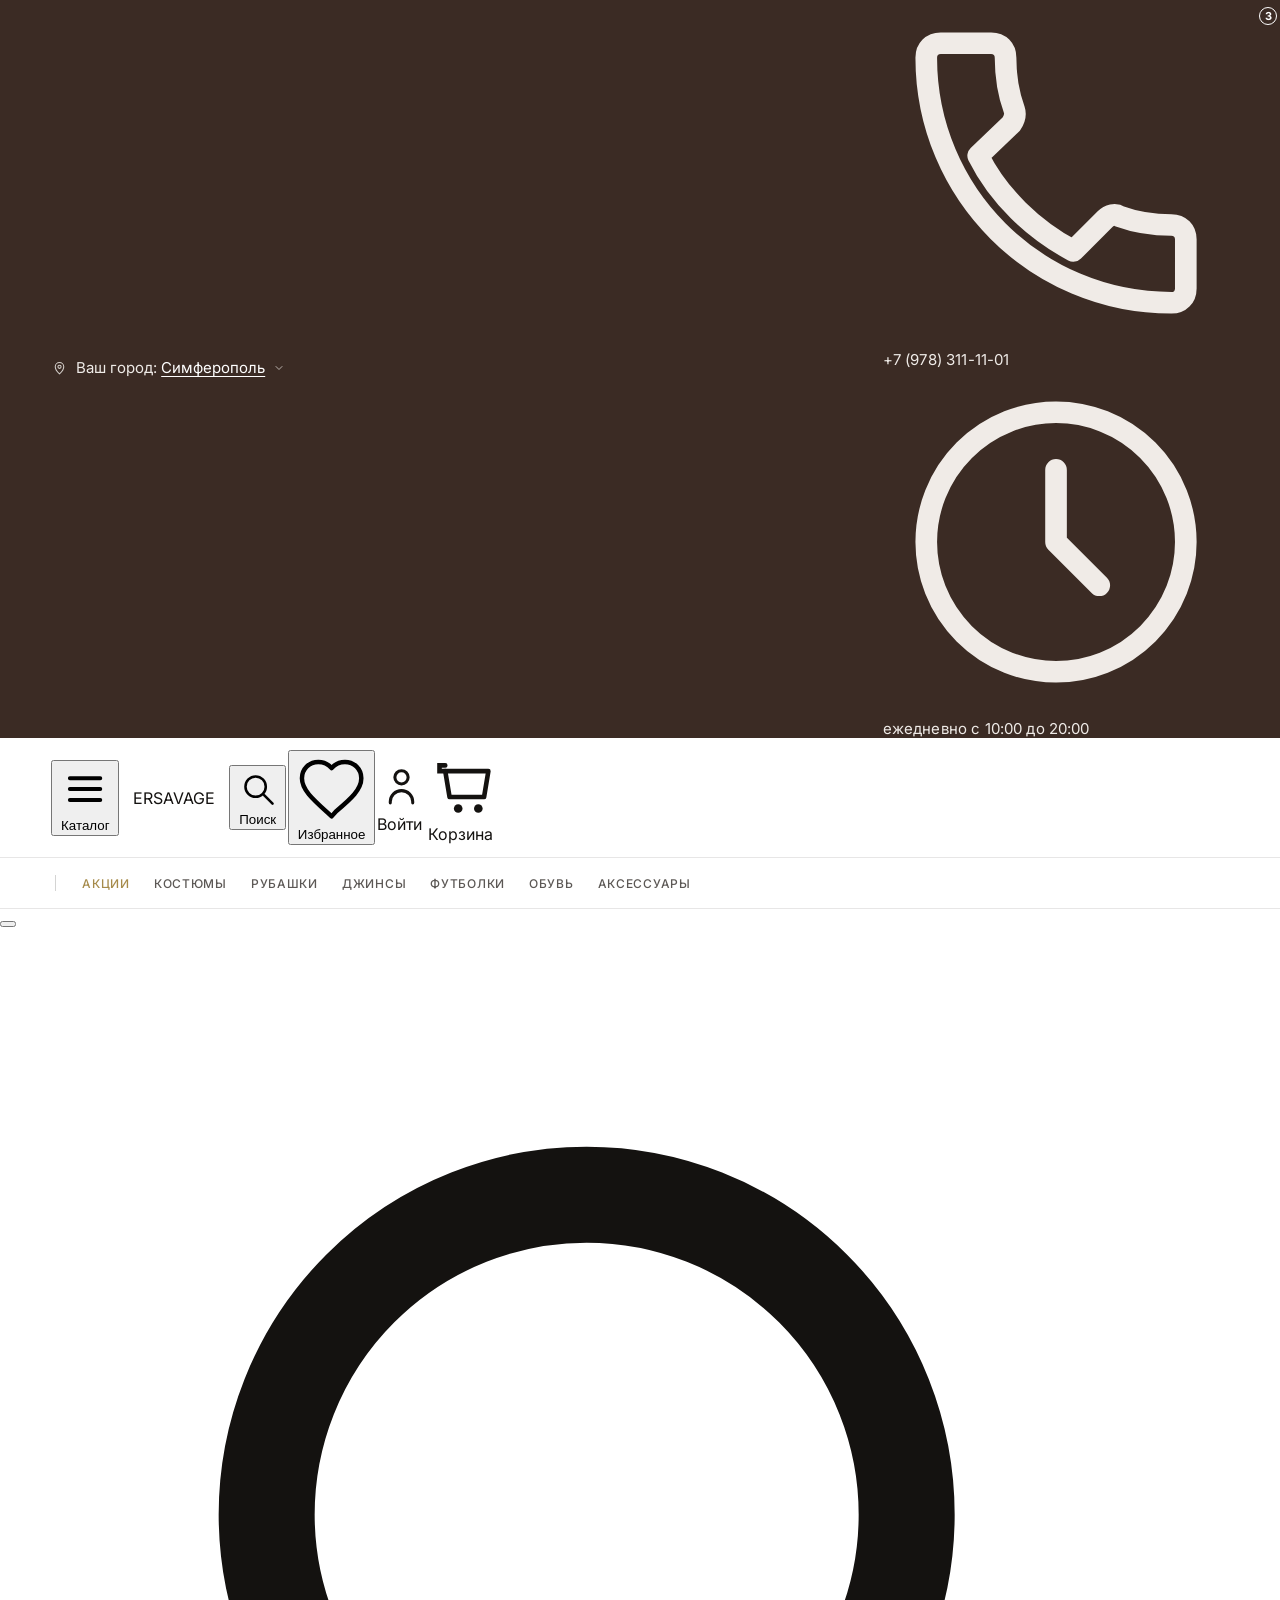
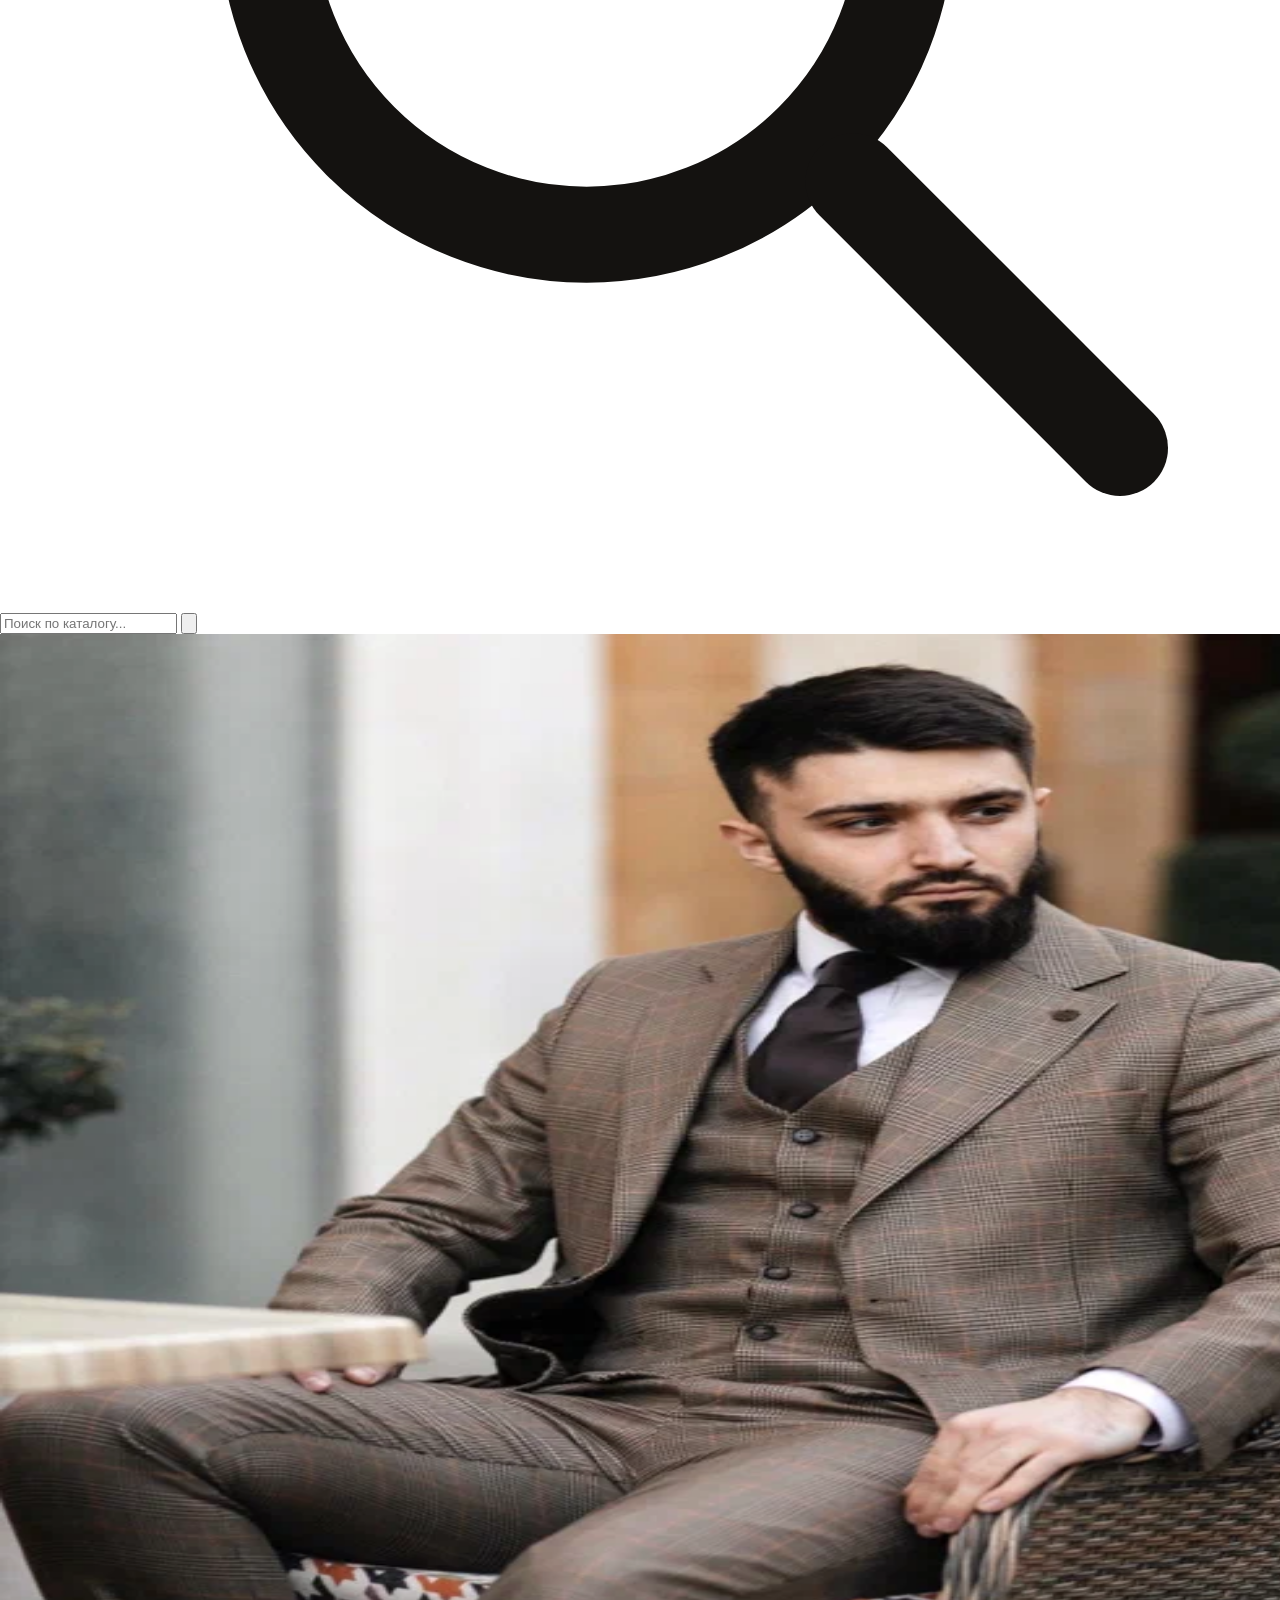
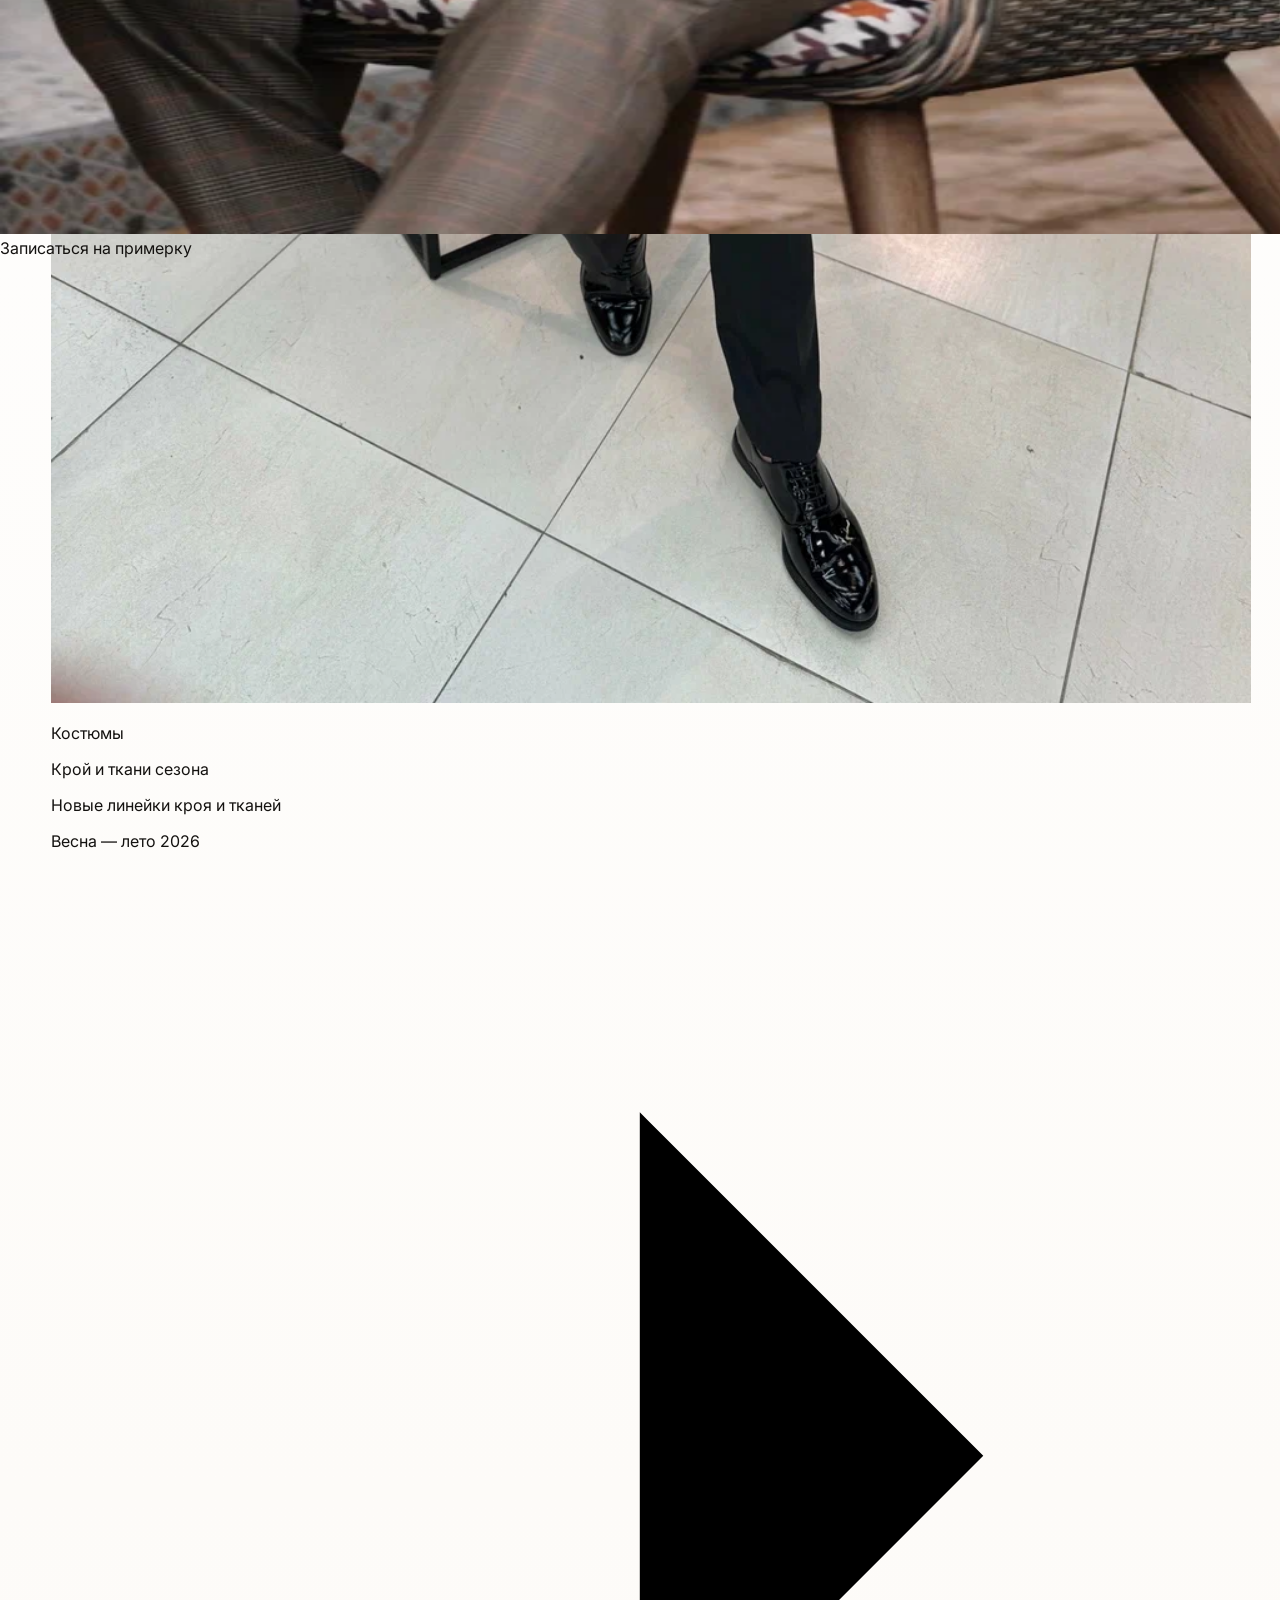
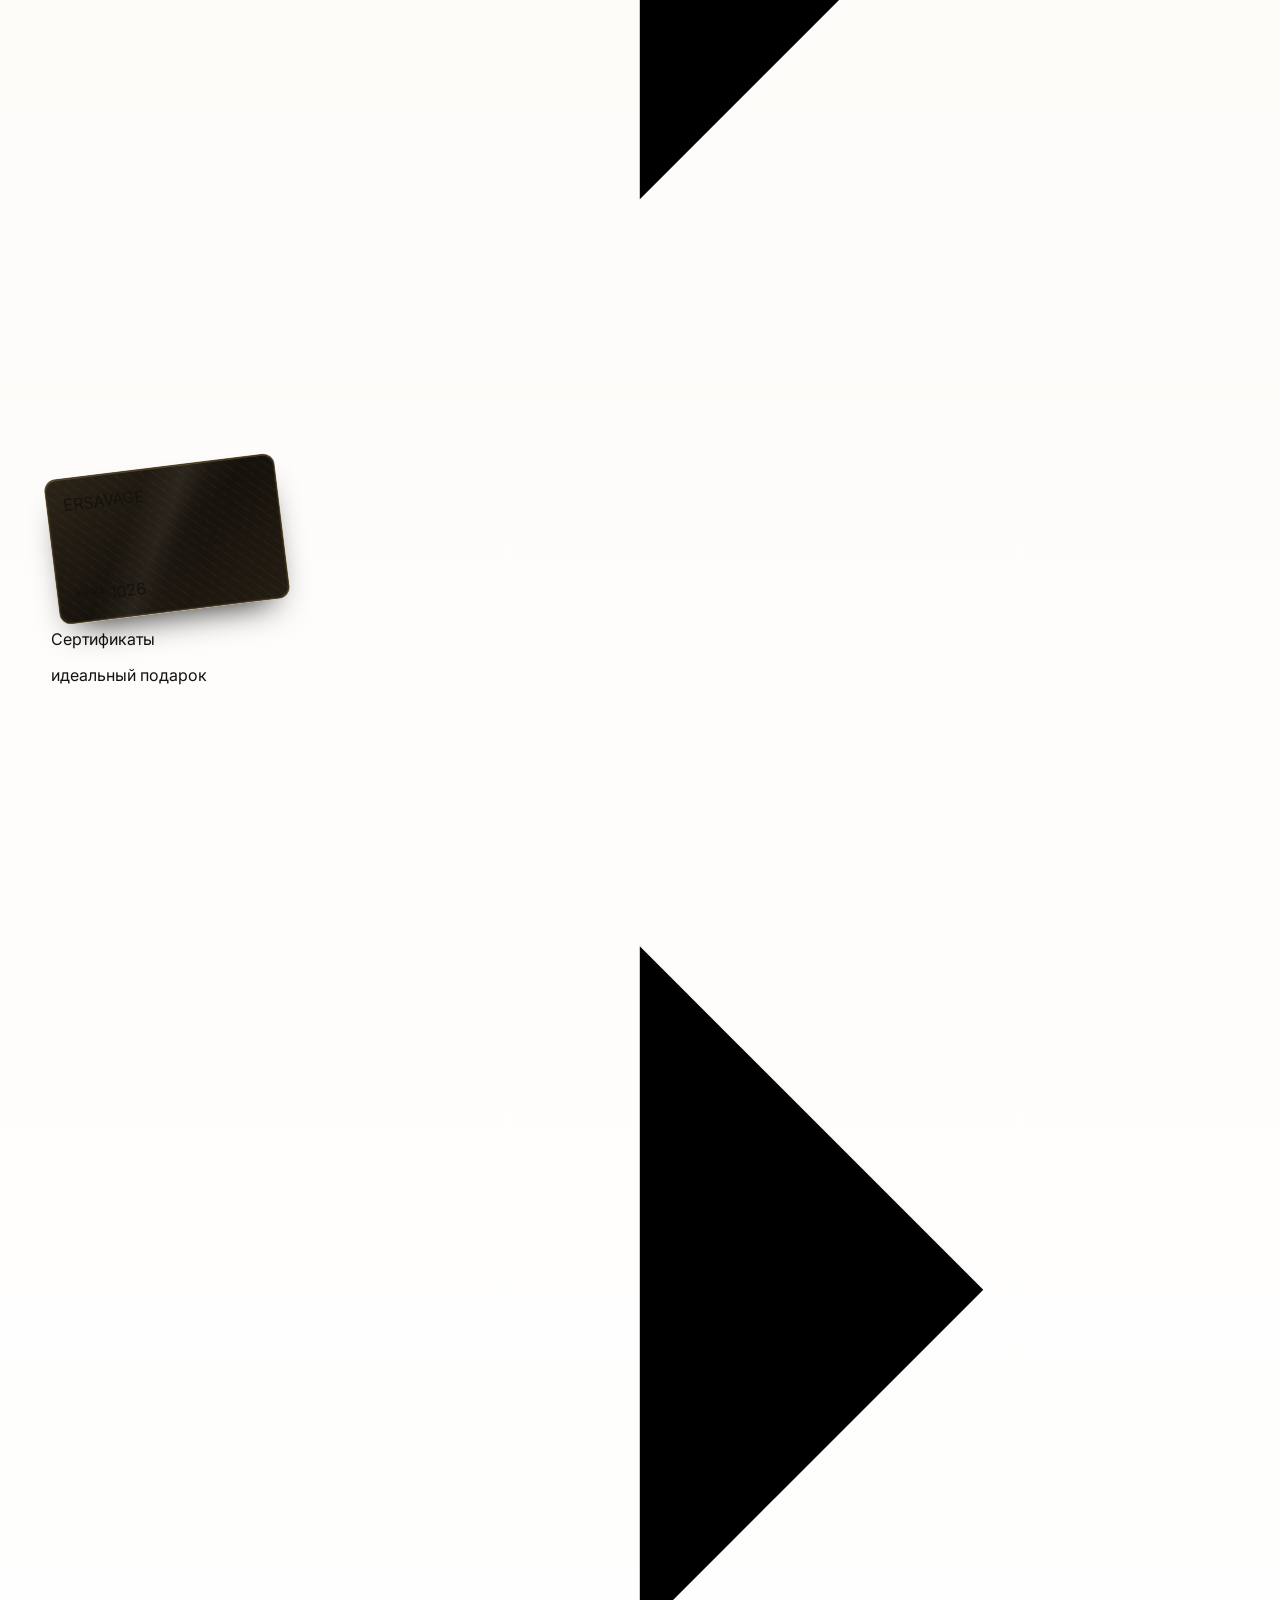
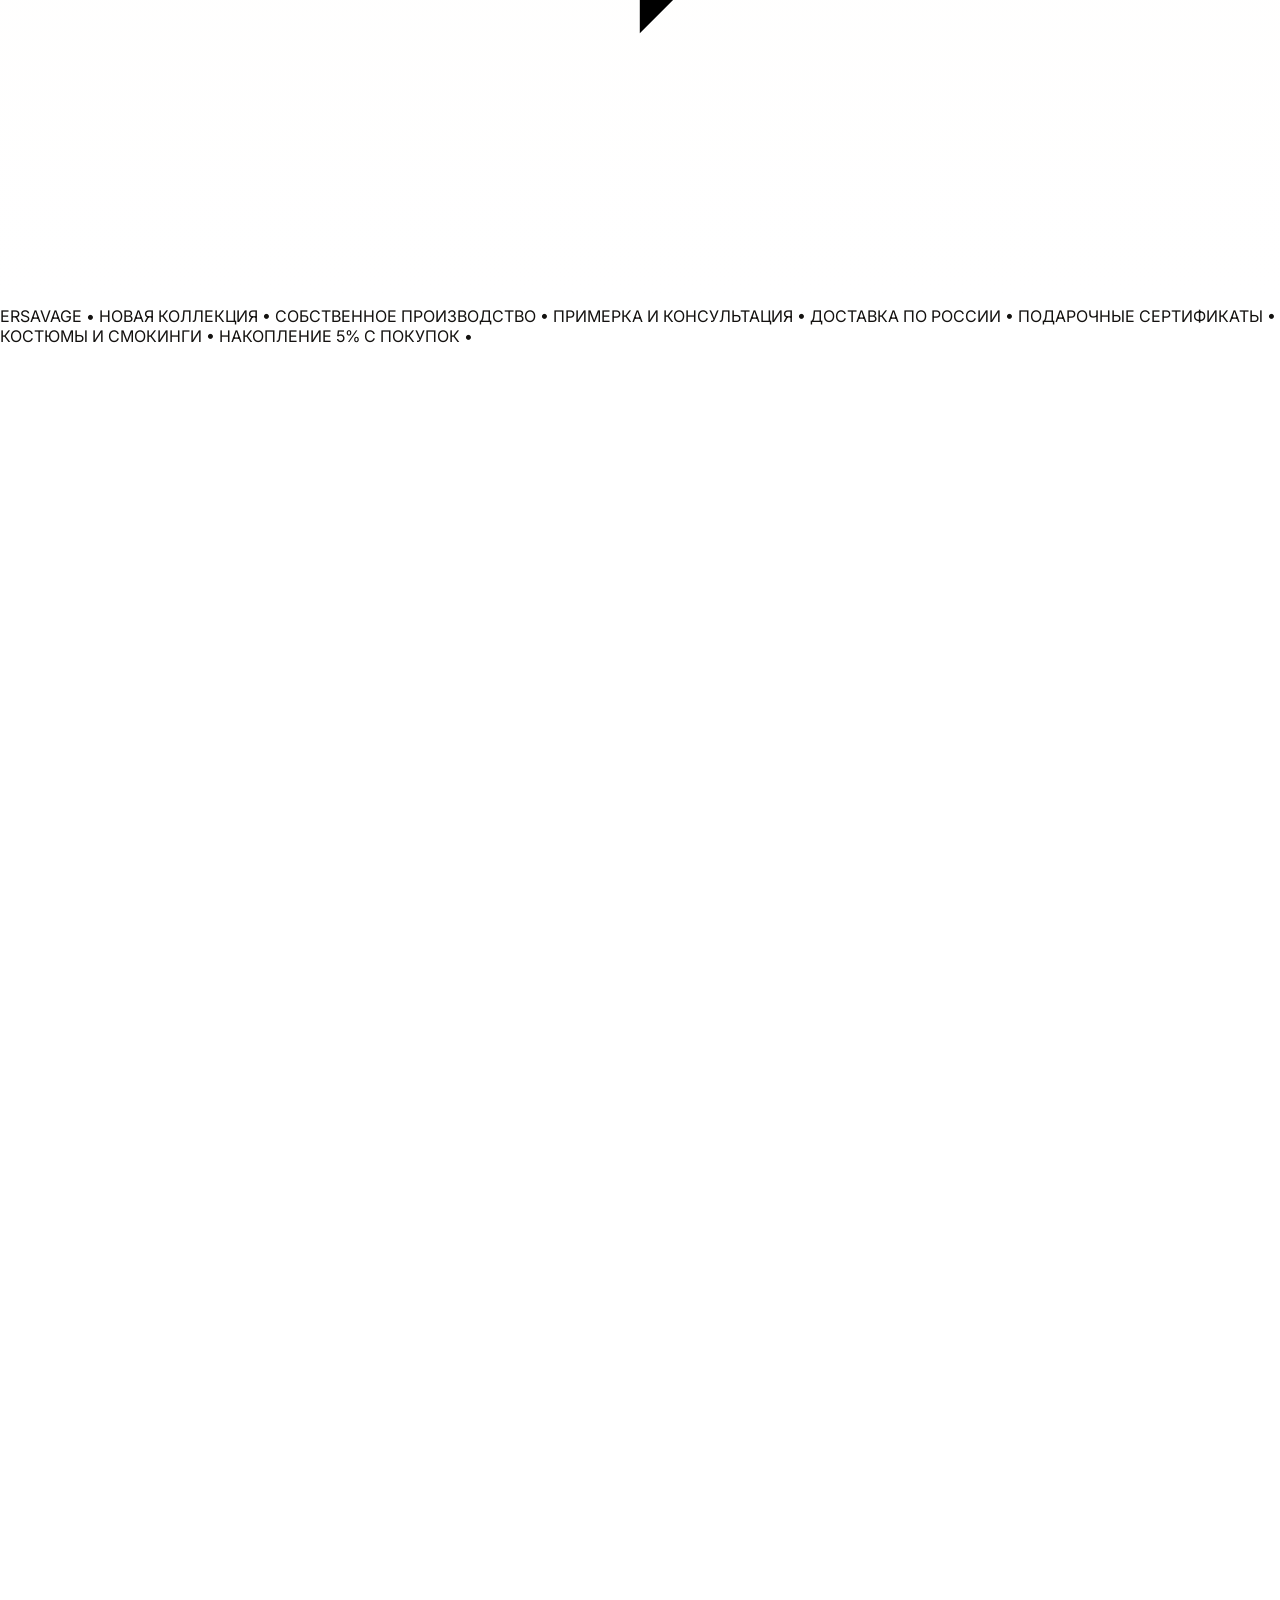
<file: .tmp-mega.html>
<!DOCTYPE html>
<html lang="ru">
<head>
  <meta charset="UTF-8">
  <meta name="viewport" content="width=device-width, initial-scale=1.0">
  <title>ERSAVAGE — мужские костюмы и одежда в Крыму | Симферополь, Евпатория, Севастополь</title>
  <meta name="description" content="Мужская одежда собственного производства в Крыму. Костюмы, пиджаки, рубашки, брюки от ERSAVAGE. 7 магазинов в Симферополе, Евпатории и Севастополе. Доставка по России. ☎ +7 (978) 311-11-01">
  <meta name="keywords" content="мужские костюмы Крым, мужская одежда Симферополь, пиджаки купить Крым, мужские костюмы на заказ, ERSAVAGE">
  <link rel="canonical" href="https://ersavage.ru/">
  <meta property="og:type" content="website">
  <meta property="og:title" content="ERSAVAGE — мужские костюмы и одежда в Крыму">
  <meta property="og:description" content="Собственное производство в Крыму. Костюмы, пиджаки, рубашки. 7 магазинов в Симферополе, Евпатории и Севастополе. Доставка по России.">
  <meta property="og:url" content="https://ersavage.ru/">
  <meta property="og:locale" content="ru_RU">
  <link rel="icon" type="image/svg+xml" href="img/favicon-v2.svg">
  <link rel="preconnect" href="https://fonts.googleapis.com">
  <link rel="preconnect" href="https://fonts.gstatic.com" crossorigin>
  <link href="https://fonts.googleapis.com/css2?family=Cormorant+Garamond:wght@500;600;700&family=Inter:wght@400;500;600;700&display=swap" rel="stylesheet">
  <link rel="stylesheet" href="css/style.css">
</head>
<body>
  <a class="skip-link" href="#main-content">Перейти к содержимому</a>
  <header class="site-header" id="siteHeader">
    <div class="header-utility">
      <div class="container header-utility-inner">
        <div class="header-city-picker-wrap" id="cityPickerWrap">
          <button type="button" class="header-city-picker" id="cityPickerBtn" aria-haspopup="listbox" aria-expanded="false" aria-label="Выбрать город">
            <span class="header-utility-icon" aria-hidden="true">
              <svg viewBox="0 0 24 24" focusable="false">
                <path fill="none" stroke="currentColor" stroke-width="1.5" stroke-linecap="round" stroke-linejoin="round" d="M12 21s-6-5.2-6-10a6 6 0 1112 0c0 4.8-6 10-6 10z"></path>
                <circle cx="12" cy="11" r="2.25" fill="none" stroke="currentColor" stroke-width="1.5"></circle>
              </svg>
            </span>
            <span class="header-city-label">Ваш город: <span class="header-city-name" id="cityPickerName">Симферополь</span></span>
            <span class="header-city-chevron" aria-hidden="true">
              <svg viewBox="0 0 24 24" width="12" height="12" focusable="false">
                <path fill="none" stroke="currentColor" stroke-width="2" stroke-linecap="round" stroke-linejoin="round" d="M6 9l6 6 6-6"></path>
              </svg>
            </span>
          </button>
          <ul class="header-city-dropdown" id="cityPickerDropdown" role="listbox" aria-label="Выберите город">
            <li role="option" aria-selected="true"  data-city="Симферополь">Симферополь</li>
            <li role="option" aria-selected="false" data-city="Евпатория">Евпатория</li>
            <li role="option" aria-selected="false" data-city="Севастополь">Севастополь</li>
            <li role="option" aria-selected="false" data-city="Старый Крым">Старый Крым</li>
          </ul>
        </div>
        <div class="header-utility-contact">
          <a href="tel:+79783111101" class="header-utility-phone">
            <svg viewBox="0 0 24 24" aria-hidden="true" focusable="false">
              <path d="M6.6 10.8c1.4 2.8 3.8 5.1 6.6 6.6l2.2-2.2c.3-.3.7-.4 1-.2 1.1.4 2.3.6 3.6.6.6 0 1 .4 1 1V20c0 .6-.4 1-1 1C10.6 21 3 13.4 3 4c0-.6.4-1 1-1h3.5c.6 0 1 .4 1 1 0 1.3.2 2.5.6 3.6.1.3 0 .7-.2 1L6.6 10.8z" fill="none" stroke="currentColor" stroke-width="1.5" stroke-linecap="round" stroke-linejoin="round"></path>
            </svg>
            +7 (978) 311-11-01
          </a>
          <span class="header-utility-hours">
            <svg viewBox="0 0 24 24" aria-hidden="true" focusable="false">
              <circle cx="12" cy="12" r="9" fill="none" stroke="currentColor" stroke-width="1.5"></circle>
              <path d="M12 7v5l3 3" fill="none" stroke="currentColor" stroke-width="1.5" stroke-linecap="round" stroke-linejoin="round"></path>
            </svg>
            ежедневно с 10:00 до 20:00
          </span>
        </div>
      </div>
    </div>

    <div class="header-main">
      <div class="container header-main-inner">

        <!-- LEFT: Каталог pill -->
        <div class="header-main-start">
          <button type="button" class="header-catalog-pill" aria-label="Открыть каталог">
            <svg viewBox="0 0 24 24" aria-hidden="true" focusable="false">
              <path d="M5 7h14M5 12h14M5 17h14" fill="none" stroke="currentColor" stroke-width="1.8" stroke-linecap="round"></path>
            </svg>
            Каталог
          </button>
        </div>

        <!-- CENTER: Brand name -->
        <div class="header-brand-center">
          <a class="header-brand-name" href="#" aria-label="ERSAVAGE — на главную">ERSAVAGE</a>
        </div>

        <!-- RIGHT: Actions + mobile menu -->
        <div class="header-main-end">
          <div class="header-actions">
            <button type="button" class="header-action-item" id="headerSearchToggle" aria-label="Поиск" aria-expanded="false" aria-controls="headerSearchOverlay">
              <svg viewBox="0 0 24 24" aria-hidden="true" focusable="false">
                <circle cx="11" cy="11" r="6" fill="none" stroke="currentColor" stroke-width="1.5"></circle>
                <path d="M16 16L21 21" fill="none" stroke="currentColor" stroke-width="1.5" stroke-linecap="round"></path>
              </svg>
              <span>Поиск</span>
            </button>
            <button type="button" class="header-action-item header-wishlist-btn" aria-label="Избранное">
              <span class="wishlist-badge" aria-hidden="true"></span>
              <svg viewBox="0 0 24 24" aria-hidden="true" focusable="false">
                <path d="M12 21.35l-1.45-1.32C5.4 15.36 2 12.28 2 8.5 2 5.42 4.42 3 7.5 3c1.74 0 3.41.81 4.5 2.09C13.09 3.81 14.76 3 16.5 3 19.58 3 22 5.42 22 8.5c0 3.78-3.4 6.86-8.55 11.18L12 21.35z" fill="none" stroke="currentColor" stroke-width="1.5" stroke-linejoin="round"></path>
              </svg>
              <span>Избранное</span>
            </button>
            <a href="#" class="header-action-item">
              <svg viewBox="0 0 24 24" aria-hidden="true" focusable="false">
                <circle cx="12" cy="8" r="3.25" fill="none" stroke="currentColor" stroke-width="1.5"></circle>
                <path d="M6.5 20.5v-.5a5.5 5.5 0 0111 0v.5" fill="none" stroke="currentColor" stroke-width="1.5" stroke-linecap="round"></path>
              </svg>
              <span>Войти</span>
            </a>
            <a href="#" class="header-action-item header-cart-link" aria-label="Корзина, 3 товара">
              <span class="cart-badge">3</span>
              <svg viewBox="0 0 24 24" aria-hidden="true" focusable="false">
                <path d="M6 7h15l-1.5 9h-12L6 7z" fill="none" stroke="currentColor" stroke-width="1.6" stroke-linejoin="round"></path>
                <path d="M6 7H4V5h2" fill="none" stroke="currentColor" stroke-width="1.6" stroke-linecap="round"></path>
                <circle cx="10.5" cy="20" r="1.5" fill="currentColor"></circle>
                <circle cx="17.5" cy="20" r="1.5" fill="currentColor"></circle>
              </svg>
              <span>Корзина</span>
            </a>
            <button
              type="button"
              class="header-icon-btn header-menu-btn"
              data-header-menu
              aria-expanded="false"
              aria-controls="headerMobileDrawer"
              aria-label="Открыть меню"
            >
              <svg class="header-menu-icon" viewBox="0 0 24 24" aria-hidden="true" focusable="false">
                <path d="M5 7h14M5 12h14M5 17h14" fill="none" stroke="currentColor" stroke-width="1.6" stroke-linecap="round"></path>
              </svg>
              <svg class="header-menu-close-icon" viewBox="0 0 24 24" aria-hidden="true" focusable="false">
                <path d="M6 6l12 12M18 6L6 18" fill="none" stroke="currentColor" stroke-width="1.6" stroke-linecap="round"></path>
              </svg>
            </button>
          </div>
        </div>

      </div>
    </div>

    <div class="header-subnav" aria-label="Категории каталога">
      <div class="header-subnav-bg" aria-hidden="true"></div>
      <div class="container header-subnav-inner">
        <nav class="subnav-links" aria-label="Направления">
          <a href="sales.html">Акции</a>
          <a href="suits.html">Костюмы</a>
          <a href="#">Рубашки</a>
          <a href="#">Джинсы</a>
          <a href="#">Футболки</a>
          <a href="#">Обувь</a>
          <a href="#">Аксессуары</a>
        </nav>
      </div>
    </div>

    <!-- Search overlay -->
    <div class="header-search-overlay" id="headerSearchOverlay" aria-hidden="true">
      <button type="button" class="header-search-overlay-backdrop" id="headerSearchBackdrop" aria-label="Закрыть поиск"></button>
      <div class="header-search-overlay-content">
        <form class="header-search-overlay-form" role="search" action="#" method="get">
          <span class="header-search-overlay-icon" aria-hidden="true">
            <svg viewBox="0 0 24 24" focusable="false">
              <circle cx="11" cy="11" r="6" fill="none" stroke="currentColor" stroke-width="1.8"></circle>
              <path d="M16 16L21 21" fill="none" stroke="currentColor" stroke-width="1.8" stroke-linecap="round"></path>
            </svg>
          </span>
          <label class="sr-only" for="headerSearchOverlayInput">Поиск по каталогу</label>
          <input
            id="headerSearchOverlayInput"
            type="search"
            name="q"
            placeholder="Поиск по каталогу..."
            autocomplete="off"
          >
          <button type="button" class="header-search-overlay-close" id="headerSearchClose" aria-label="Закрыть поиск">
            <svg viewBox="0 0 24 24" aria-hidden="true" focusable="false">
              <path d="M6 6l12 12M18 6L6 18" fill="none" stroke="currentColor" stroke-width="1.6" stroke-linecap="round"></path>
            </svg>
          </button>
        </form>
      </div>
    </div>

    <div
      class="header-mobile-drawer"
      id="headerMobileDrawer"
      aria-hidden="true"
      aria-label="Навигация по сайту"
    >
      <button type="button" class="header-mobile-drawer-backdrop" data-header-menu-close aria-label="Закрыть меню"></button>
      <div class="header-mobile-drawer-panel" role="dialog" aria-modal="true" aria-label="Меню">
        <div class="header-mobile-drawer-head">
          <p class="header-mobile-drawer-title">Меню</p>
          <button type="button" class="header-mobile-drawer-close" data-header-menu-close aria-label="Закрыть меню">
            <svg viewBox="0 0 24 24" aria-hidden="true" focusable="false">
              <path d="M6 6l12 12M18 6L6 18" fill="none" stroke="currentColor" stroke-width="1.6" stroke-linecap="round"></path>
            </svg>
          </button>
        </div>

        <a href="#new" class="header-mobile-catalog-link">
          <svg viewBox="0 0 24 24" aria-hidden="true" focusable="false">
            <path d="M5 7h14M5 12h14M5 17h14" fill="none" stroke="currentColor" stroke-width="1.6" stroke-linecap="round"></path>
          </svg>
          Каталог
        </a>

        <nav class="header-mobile-nav" aria-label="Категории">
          <a href="sales.html">Акции</a>
          <a href="#">Новинки</a>
          <a href="suits.html">Костюмы</a>
          <a href="#">Рубашки</a>
          <a href="#">Джинсы</a>
          <a href="#">Футболки</a>
          <a href="#">Аксессуары</a>
        </nav>

        <div class="header-mobile-divider" aria-hidden="true"></div>

        <nav class="header-mobile-nav header-mobile-nav--utility" aria-label="Сервисная навигация">
          <a href="#about">О компании</a>
          <a href="#">Услуги и акции</a>
          <a href="#">Доставка и оплата</a>
          <a href="#">Блог</a>
        </nav>

        <div class="header-mobile-footer">
          <a class="header-mobile-phone" href="tel:+79783111101">+7 (978) 311-11-01</a>
          <p class="header-mobile-phone-hours">ежедневно с 10:00 до 20:00</p>
        </div>
      </div>
    </div>
  </header>

  <main id="main-content">
    <section class="hero" aria-labelledby="heroTitle" data-hero>
      <h1 id="heroTitle" class="sr-only">ERSAVAGE — мужские костюмы и одежда в Крыму</h1>
      <div class="container">
        <div class="hero-grid">
          <div class="hero-main">
            <div class="hero-main-card">
            <div
              class="hero-slides"
              role="region"
              aria-roledescription="карусель"
              aria-label="Главные предложения"
              tabindex="0"
              data-hero-viewport
            >
              <article
                class="hero-slide is-active"
                data-foot-primary="5% с каждой покупки"
                data-foot-secondary="На бонусную карту"
                aria-hidden="false"
              >
                <div class="hero-slide-visual">
                  <img
                    src="img/XXXL.webp"
                    alt="Коллекция ERSAVAGE — деловой стиль"
                    width="1600"
                    height="1200"
                    fetchpriority="high"
                    decoding="async"
                  >
                </div>
                <div class="hero-slide-body">
                  <a class="hero-slide-cta" href="#">Записаться на примерку</a>
                </div>
              </article>
              <article
                class="hero-slide"
                data-foot-primary="Новые модели каждую неделю"
                data-foot-secondary="Весна — лето 2026"
                aria-hidden="true"
              >
                <div class="hero-slide-visual">
                  <img
                    src="img/XXXL%20(4).webp"
                    alt="Костюмы и пиджаки ERSAVAGE"
                    width="1600"
                    height="1200"
                    loading="lazy"
                    decoding="async"
                  >
                </div>
                <div class="hero-slide-body">
                  <a class="hero-slide-cta" href="#new">Смотреть новинки</a>
                </div>
              </article>
              <article
                class="hero-slide"
                data-foot-primary="Идеальный подарок"
                data-foot-secondary="Электронная доставка на e-mail"
                aria-hidden="true"
              >
                <div class="hero-slide-visual">
                  <img
                    src="img/XXXL%20(8).webp"
                    alt="Новая коллекция ERSAVAGE"
                    width="1600"
                    height="1200"
                    loading="lazy"
                    decoding="async"
                  >
                </div>
                <div class="hero-slide-body">
                  <a class="hero-slide-cta" href="#">Выбрать сертификат</a>
                </div>
              </article>
            </div>
            <div class="hero-toolbar">
              <div class="hero-toolbar-text">
                <p class="hero-toolbar-line1" data-hero-foot-primary>5% с каждой покупки</p>
                <p class="hero-toolbar-line2" data-hero-foot-secondary>На бонусную карту</p>
              </div>
              <div class="hero-toolbar-controls">
                <div class="hero-dots-group">
                  <div class="hero-dots" role="tablist" aria-label="Выбор слайда">
                    <button type="button" class="hero-dot is-active" data-hero-dot="0" role="tab" aria-selected="true" aria-label="Слайд 1"></button>
                    <button type="button" class="hero-dot" data-hero-dot="1" role="tab" aria-selected="false" aria-label="Слайд 2"></button>
                    <button type="button" class="hero-dot" data-hero-dot="2" role="tab" aria-selected="false" aria-label="Слайд 3"></button>
                  </div>
                  <div class="hero-autoplay-progress" data-hero-progress aria-hidden="true">
                    <span class="hero-autoplay-progress-fill" data-hero-progress-fill></span>
                  </div>
                </div>
                <div class="hero-toolbar-nav">
                  <button type="button" class="hero-nav-btn" data-hero-prev aria-label="Предыдущий слайд">
                    <svg class="hero-nav-icon" viewBox="0 0 24 24" aria-hidden="true" focusable="false">
                      <path fill="none" stroke="currentColor" stroke-width="1.75" stroke-linecap="round" stroke-linejoin="round" d="M14 6l-6 6 6 6"></path>
                    </svg>
                  </button>
                  <span class="hero-nav-counter" data-hero-counter aria-live="polite">01 — 03</span>
                  <button type="button" class="hero-nav-btn" data-hero-next aria-label="Следующий слайд">
                    <svg class="hero-nav-icon" viewBox="0 0 24 24" aria-hidden="true" focusable="false">
                      <path fill="none" stroke="currentColor" stroke-width="1.75" stroke-linecap="round" stroke-linejoin="round" d="M10 6l6 6-6 6"></path>
                    </svg>
                  </button>
                </div>
              </div>
            </div>
            </div>
          </div>

          <aside class="hero-aside" aria-label="Подборки">
            <a href="#new" class="hero-tile">
              <div class="hero-tile-visual">
                <img
                  src="img/XXXL%20(11).webp"
                  alt="Новая коллекция костюмов ERSAVAGE"
                  width="1200"
                  height="1500"
                  loading="lazy"
                  decoding="async"
                >
                <div class="hero-tile-main">
                  <p class="hero-tile-label">Костюмы</p>
                  <p class="hero-tile-sub">Крой и ткани сезона</p>
                </div>
              </div>
              <div class="hero-tile-foot">
                <div class="hero-tile-foot-text">
                  <p class="hero-tile-foot-strong">Новые линейки кроя и тканей</p>
                  <p class="hero-tile-foot-muted">Весна — лето 2026</p>
                </div>
                <span class="hero-tile-foot-arrow" aria-hidden="true">
                  <svg viewBox="0 0 24 24"><path d="M5 12h14M12 5l7 7-7 7"/></svg>
                </span>
              </div>
            </a>
            <a href="#" class="hero-tile hero-tile--dark">
              <div class="hero-tile-visual hero-tile-visual--card" aria-hidden="true">
                <div class="hero-gift-card">
                  <span class="hero-gift-card-brand">ERSAVAGE</span>
                  <span class="hero-gift-card-line"></span>
                  <span class="hero-gift-card-no">**** 1026</span>
                </div>
              </div>
              <div class="hero-tile-cert-copy">
                <div class="hero-cert-text">
                  <p class="hero-cert-title">Сертификаты</p>
                  <p class="hero-cert-lead">идеальный подарок</p>
                </div>
                <span class="hero-cert-arrow" aria-hidden="true">
                  <svg viewBox="0 0 24 24"><path d="M5 12h14M12 5l7 7-7 7"/></svg>
                </span>
              </div>
            </a>
          </aside>
        </div>
      </div>
    </section>

    <section class="ticker" aria-label="Бегущая строка">
      <div class="ticker-track">
        <span class="ticker-item">ERSAVAGE • НОВАЯ КОЛЛЕКЦИЯ • СОБСТВЕННОЕ ПРОИЗВОДСТВО • ПРИМЕРКА И КОНСУЛЬТАЦИЯ • ДОСТАВКА ПО РОССИИ • ПОДАРОЧНЫЕ СЕРТИФИКАТЫ • КОСТЮМЫ И СМОКИНГИ • НАКОПЛЕНИЕ 5% С ПОКУПОК •</span>

      </div>
    </section>

    <section class="new-arrivals reveal" id="new" aria-labelledby="newArrivalsTitle">
      <div class="container">

        <div class="na-head">
          <div class="na-title-block">
            <p class="na-eyebrow">Весна — лето 2026</p>
            <h2 id="newArrivalsTitle" class="na-heading">Новые поступления</h2>
          </div>
          <div class="na-head-right">
            <a class="na-all-link" href="#">Весь каталог</a>
            <div class="na-nav-wrap">
              <button type="button" class="na-nav-btn" id="naPrev" aria-label="Предыдущий слайд">
                <svg viewBox="0 0 24 24" aria-hidden="true" focusable="false">
                  <path fill="none" stroke="currentColor" stroke-width="1.75" stroke-linecap="round" stroke-linejoin="round" d="M14 6l-6 6 6 6"/>
                </svg>
              </button>
              <button type="button" class="na-nav-btn" id="naNext" aria-label="Следующий слайд">
                <svg viewBox="0 0 24 24" aria-hidden="true" focusable="false">
                  <path fill="none" stroke="currentColor" stroke-width="1.75" stroke-linecap="round" stroke-linejoin="round" d="M10 6l6 6-6 6"/>
                </svg>
              </button>
            </div>
          </div>
        </div>

        <div class="na-tabs-row" role="tablist" aria-label="Фильтр по категориям">
          <button type="button" class="na-tab is-active" role="tab" aria-selected="true" data-na-tab="all">Все</button>
          <button type="button" class="na-tab" role="tab" aria-selected="false" data-na-tab="suits">Костюмы</button>
          <button type="button" class="na-tab" role="tab" aria-selected="false" data-na-tab="shirts">Рубашки</button>
          <button type="button" class="na-tab" role="tab" aria-selected="false" data-na-tab="casual">Повседневное</button>
        </div>

        <div class="na-slider" data-na-slider>
          <button type="button" class="na-overlay-btn na-overlay-btn--prev" id="naOverlayPrev" aria-label="Предыдущий слайд">
            <span class="na-overlay-btn-circle">
              <svg viewBox="0 0 24 24" aria-hidden="true" focusable="false">
                <path fill="none" stroke="currentColor" stroke-width="1.75" stroke-linecap="round" stroke-linejoin="round" d="M14 6l-6 6 6 6"/>
              </svg>
            </span>
          </button>
          <button type="button" class="na-overlay-btn na-overlay-btn--next" id="naOverlayNext" aria-label="Следующий слайд">
            <span class="na-overlay-btn-circle">
              <svg viewBox="0 0 24 24" aria-hidden="true" focusable="false">
                <path fill="none" stroke="currentColor" stroke-width="1.75" stroke-linecap="round" stroke-linejoin="round" d="M10 6l6 6-6 6"/>
              </svg>
            </span>
          </button>
          <div class="na-track" id="naTrack">

            <article class="na-card" data-na-category="suits">
              <div class="na-card-img">
                <a href="product.html" tabindex="-1" aria-hidden="true"><img src="img/XXXL.webp" alt="Костюм-тройка ERSAVAGE" loading="lazy"></a>
                <span class="na-badge na-badge--new">Новинка</span>
                <button type="button" class="na-wish" aria-label="Добавить в избранное">
                  <svg viewBox="0 0 24 24" aria-hidden="true" focusable="false"><path d="M12 21.35l-1.45-1.32C5.4 15.36 2 12.28 2 8.5 2 5.42 4.42 3 7.5 3c1.74 0 3.41.81 4.5 2.09C13.09 3.81 14.76 3 16.5 3 19.58 3 22 5.42 22 8.5c0 3.78-3.4 6.86-8.55 11.18L12 21.35z" fill="none" stroke="currentColor" stroke-width="1.5" stroke-linejoin="round"/></svg>
                </button>
                <div class="na-card-cta-bar">
                  <button type="button" class="na-cart-btn-overlay">В корзину</button>
                </div>
              </div>
              <div class="na-card-info">
                <h3 class="na-card-title"><a href="product.html">Костюм-тройка</a></h3>
                <div class="na-card-price-row">
                  <span class="na-price-new">47 900 ₽</span>
                  <span class="na-price-old">55 000 ₽</span>
                  <span class="na-price-discount">−13%</span>
                </div>
              </div>
            </article>

            <article class="na-card" data-na-category="suits">
              <div class="na-card-img">
                <a href="product.html" tabindex="-1" aria-hidden="true"><img src="img/XXXL%20(1).webp" alt="Двубортный пиджак ERSAVAGE" loading="lazy"></a>
                <span class="na-badge na-badge--limited">Limited</span>
                <button type="button" class="na-wish" aria-label="Добавить в избранное">
                  <svg viewBox="0 0 24 24" aria-hidden="true" focusable="false"><path d="M12 21.35l-1.45-1.32C5.4 15.36 2 12.28 2 8.5 2 5.42 4.42 3 7.5 3c1.74 0 3.41.81 4.5 2.09C13.09 3.81 14.76 3 16.5 3 19.58 3 22 5.42 22 8.5c0 3.78-3.4 6.86-8.55 11.18L12 21.35z" fill="none" stroke="currentColor" stroke-width="1.5" stroke-linejoin="round"/></svg>
                </button>
                <div class="na-card-cta-bar">
                  <button type="button" class="na-cart-btn-overlay">В корзину</button>
                </div>
              </div>
              <div class="na-card-info">
                <h3 class="na-card-title"><a href="product.html">Двубортный пиджак</a></h3>
                <div class="na-card-price-row">
                  <span class="na-price-new">32 500 ₽</span>
                </div>
              </div>
            </article>

            <article class="na-card" data-na-category="suits">
              <div class="na-card-img">
                <a href="product.html" tabindex="-1" aria-hidden="true"><img src="img/XXXL%20(2).webp" alt="Льняной пиджак ERSAVAGE" loading="lazy"></a>
                <span class="na-badge na-badge--new">Новинка</span>
                <button type="button" class="na-wish" aria-label="Добавить в избранное">
                  <svg viewBox="0 0 24 24" aria-hidden="true" focusable="false"><path d="M12 21.35l-1.45-1.32C5.4 15.36 2 12.28 2 8.5 2 5.42 4.42 3 7.5 3c1.74 0 3.41.81 4.5 2.09C13.09 3.81 14.76 3 16.5 3 19.58 3 22 5.42 22 8.5c0 3.78-3.4 6.86-8.55 11.18L12 21.35z" fill="none" stroke="currentColor" stroke-width="1.5" stroke-linejoin="round"/></svg>
                </button>
                <div class="na-card-cta-bar">
                  <button type="button" class="na-cart-btn-overlay">В корзину</button>
                </div>
              </div>
              <div class="na-card-info">
                <h3 class="na-card-title"><a href="product.html">Льняной пиджак</a></h3>
                <div class="na-card-price-row">
                  <span class="na-price-new">24 500 ₽</span>
                </div>
              </div>
            </article>

            <article class="na-card" data-na-category="shirts">
              <div class="na-card-img">
                <a href="product.html" tabindex="-1" aria-hidden="true"><img src="img/XXXL%20(3).webp" alt="Льняная рубашка ERSAVAGE" loading="lazy"></a>
                <span class="na-badge na-badge--hit">Бестселлер</span>
                <button type="button" class="na-wish" aria-label="Добавить в избранное">
                  <svg viewBox="0 0 24 24" aria-hidden="true" focusable="false"><path d="M12 21.35l-1.45-1.32C5.4 15.36 2 12.28 2 8.5 2 5.42 4.42 3 7.5 3c1.74 0 3.41.81 4.5 2.09C13.09 3.81 14.76 3 16.5 3 19.58 3 22 5.42 22 8.5c0 3.78-3.4 6.86-8.55 11.18L12 21.35z" fill="none" stroke="currentColor" stroke-width="1.5" stroke-linejoin="round"/></svg>
                </button>
                <div class="na-card-cta-bar">
                  <button type="button" class="na-cart-btn-overlay">В корзину</button>
                </div>
              </div>
              <div class="na-card-info">
                <h3 class="na-card-title"><a href="product.html">Льняная рубашка</a></h3>
                <div class="na-card-price-row">
                  <span class="na-price-new">9 200 ₽</span>
                </div>
              </div>
            </article>

            <article class="na-card" data-na-category="casual">
              <div class="na-card-img">
                <a href="product.html" tabindex="-1" aria-hidden="true"><img src="img/XXXL%20(4).webp" alt="Базовая футболка ERSAVAGE" loading="lazy"></a>
                <span class="na-badge na-badge--new">Новинка</span>
                <button type="button" class="na-wish" aria-label="Добавить в избранное">
                  <svg viewBox="0 0 24 24" aria-hidden="true" focusable="false"><path d="M12 21.35l-1.45-1.32C5.4 15.36 2 12.28 2 8.5 2 5.42 4.42 3 7.5 3c1.74 0 3.41.81 4.5 2.09C13.09 3.81 14.76 3 16.5 3 19.58 3 22 5.42 22 8.5c0 3.78-3.4 6.86-8.55 11.18L12 21.35z" fill="none" stroke="currentColor" stroke-width="1.5" stroke-linejoin="round"/></svg>
                </button>
                <div class="na-card-cta-bar">
                  <button type="button" class="na-cart-btn-overlay">В корзину</button>
                </div>
              </div>
              <div class="na-card-info">
                <h3 class="na-card-title"><a href="product.html">Базовая футболка</a></h3>
                <div class="na-card-price-row">
                  <span class="na-price-new">3 490 ₽</span>
                </div>
              </div>
            </article>

            <article class="na-card" data-na-category="casual">
              <div class="na-card-img">
                <a href="product.html" tabindex="-1" aria-hidden="true"><img src="img/XXXL%20(5).webp" alt="Джинсы slim ERSAVAGE" loading="lazy"></a>
                <span class="na-badge na-badge--hit">Бестселлер</span>
                <button type="button" class="na-wish" aria-label="Добавить в избранное">
                  <svg viewBox="0 0 24 24" aria-hidden="true" focusable="false"><path d="M12 21.35l-1.45-1.32C5.4 15.36 2 12.28 2 8.5 2 5.42 4.42 3 7.5 3c1.74 0 3.41.81 4.5 2.09C13.09 3.81 14.76 3 16.5 3 19.58 3 22 5.42 22 8.5c0 3.78-3.4 6.86-8.55 11.18L12 21.35z" fill="none" stroke="currentColor" stroke-width="1.5" stroke-linejoin="round"/></svg>
                </button>
                <div class="na-card-cta-bar">
                  <button type="button" class="na-cart-btn-overlay">В корзину</button>
                </div>
              </div>
              <div class="na-card-info">
                <h3 class="na-card-title"><a href="product.html">Джинсы slim</a></h3>
                <div class="na-card-price-row">
                  <span class="na-price-new">11 800 ₽</span>
                  <span class="na-price-old">14 500 ₽</span>
                  <span class="na-price-discount">−19%</span>
                </div>
              </div>
            </article>

          </div>
        </div>

        <div class="na-dots-row" id="naDots" role="tablist" aria-label="Слайды"></div>

      </div>
    </section>

    <section class="cats reveal" id="categories" aria-labelledby="catsTitle">
      <div class="container">

        <div class="cats-head">
          <div>
            <p class="cats-eyebrow">Мужская одежда</p>
            <h2 id="catsTitle" class="cats-heading">Каталог</h2>
          </div>
          <a href="#" class="cats-all-link">
            Весь каталог
            <svg width="16" height="16" viewBox="0 0 24 24" fill="none" stroke="currentColor" stroke-width="1.75" stroke-linecap="round" stroke-linejoin="round" aria-hidden="true" focusable="false"><path d="M5 12h14M12 5l7 7-7 7"/></svg>
          </a>
        </div>

        <div class="cats-grid">

          <a href="suits.html" class="cat-card cat-card--feat" aria-label="Перейти в раздел Костюмы">
            <div class="cat-card-media">
              <img src="img/XXXL%20(12).webp" alt="Костюмы ERSAVAGE" width="1200" height="900" loading="lazy" decoding="async">
            </div>
            <div class="cat-card-foot">
              <div class="cat-card-info">
                <span class="cat-card-label">Костюмы</span>
                <span class="cat-card-meta">Двойки · Тройки · Смокинги</span>
              </div>
              <span class="cat-card-arrow" aria-hidden="true">
                <svg width="20" height="20" viewBox="0 0 24 24" fill="none" stroke="currentColor" stroke-width="1.5" stroke-linecap="round" stroke-linejoin="round" focusable="false"><path d="M5 12h14M12 5l7 7-7 7"/></svg>
              </span>
            </div>
          </a>

          <a href="#" class="cat-card" aria-label="Перейти в раздел Пиджаки">
            <div class="cat-card-media">
              <img src="img/XXXL%20(1).webp" alt="Пиджаки ERSAVAGE" width="800" height="600" loading="lazy" decoding="async">
            </div>
            <div class="cat-card-foot">
              <div class="cat-card-info">
                <span class="cat-card-label">Пиджаки</span>
                <span class="cat-card-meta">48 моделей</span>
              </div>
              <span class="cat-card-arrow" aria-hidden="true">
                <svg width="18" height="18" viewBox="0 0 24 24" fill="none" stroke="currentColor" stroke-width="1.5" stroke-linecap="round" stroke-linejoin="round" focusable="false"><path d="M5 12h14M12 5l7 7-7 7"/></svg>
              </span>
            </div>
          </a>

          <a href="#" class="cat-card" aria-label="Перейти в раздел Рубашки">
            <div class="cat-card-media">
              <img src="img/XXXL%20(2).webp" alt="Рубашки ERSAVAGE" width="800" height="600" loading="lazy" decoding="async">
            </div>
            <div class="cat-card-foot">
              <div class="cat-card-info">
                <span class="cat-card-label">Рубашки</span>
                <span class="cat-card-meta">36 моделей</span>
              </div>
              <span class="cat-card-arrow" aria-hidden="true">
                <svg width="18" height="18" viewBox="0 0 24 24" fill="none" stroke="currentColor" stroke-width="1.5" stroke-linecap="round" stroke-linejoin="round" focusable="false"><path d="M5 12h14M12 5l7 7-7 7"/></svg>
              </span>
            </div>
          </a>

          <a href="#" class="cat-card" aria-label="Перейти в раздел Брюки">
            <div class="cat-card-media">
              <img src="img/XXXL%20(3).webp" alt="Брюки ERSAVAGE" width="800" height="600" loading="lazy" decoding="async">
            </div>
            <div class="cat-card-foot">
              <div class="cat-card-info">
                <span class="cat-card-label">Брюки</span>
                <span class="cat-card-meta">42 модели</span>
              </div>
              <span class="cat-card-arrow" aria-hidden="true">
                <svg width="18" height="18" viewBox="0 0 24 24" fill="none" stroke="currentColor" stroke-width="1.5" stroke-linecap="round" stroke-linejoin="round" focusable="false"><path d="M5 12h14M12 5l7 7-7 7"/></svg>
              </span>
            </div>
          </a>

          <a href="#" class="cat-card" aria-label="Перейти в раздел Куртки">
            <div class="cat-card-media">
              <img src="img/XXXL%20(5).webp" alt="Куртки ERSAVAGE" width="800" height="600" loading="lazy" decoding="async">
            </div>
            <div class="cat-card-foot">
              <div class="cat-card-info">
                <span class="cat-card-label">Куртки</span>
                <span class="cat-card-meta">28 моделей</span>
              </div>
              <span class="cat-card-arrow" aria-hidden="true">
                <svg width="18" height="18" viewBox="0 0 24 24" fill="none" stroke="currentColor" stroke-width="1.5" stroke-linecap="round" stroke-linejoin="round" focusable="false"><path d="M5 12h14M12 5l7 7-7 7"/></svg>
              </span>
            </div>
          </a>

          <a href="#" class="cat-card" aria-label="Перейти в раздел Пальто">
            <div class="cat-card-media">
              <img src="img/XXXL%20(6).webp" alt="Пальто ERSAVAGE" width="800" height="600" loading="lazy" decoding="async">
            </div>
            <div class="cat-card-foot">
              <div class="cat-card-info">
                <span class="cat-card-label">Пальто</span>
                <span class="cat-card-meta">24 модели</span>
              </div>
              <span class="cat-card-arrow" aria-hidden="true">
                <svg width="18" height="18" viewBox="0 0 24 24" fill="none" stroke="currentColor" stroke-width="1.5" stroke-linecap="round" stroke-linejoin="round" focusable="false"><path d="M5 12h14M12 5l7 7-7 7"/></svg>
              </span>
            </div>
          </a>

          <a href="#" class="cat-card" aria-label="Перейти в раздел Аксессуары">
            <div class="cat-card-media">
              <img src="img/XXXL%20(7).webp" alt="Аксессуары ERSAVAGE" width="800" height="600" loading="lazy" decoding="async">
            </div>
            <div class="cat-card-foot">
              <div class="cat-card-info">
                <span class="cat-card-label">Аксессуары</span>
                <span class="cat-card-meta">65 моделей</span>
              </div>
              <span class="cat-card-arrow" aria-hidden="true">
                <svg width="18" height="18" viewBox="0 0 24 24" fill="none" stroke="currentColor" stroke-width="1.5" stroke-linecap="round" stroke-linejoin="round" focusable="false"><path d="M5 12h14M12 5l7 7-7 7"/></svg>
              </span>
            </div>
          </a>

          <a href="#" class="cat-card" aria-label="Перейти в раздел Джинсы">
            <div class="cat-card-media">
              <img src="img/XXXL%20(9).webp" alt="Джинсы ERSAVAGE" width="800" height="600" loading="lazy" decoding="async">
            </div>
            <div class="cat-card-foot">
              <div class="cat-card-info">
                <span class="cat-card-label">Джинсы</span>
                <span class="cat-card-meta">31 модель</span>
              </div>
              <span class="cat-card-arrow" aria-hidden="true">
                <svg width="18" height="18" viewBox="0 0 24 24" fill="none" stroke="currentColor" stroke-width="1.5" stroke-linecap="round" stroke-linejoin="round" focusable="false"><path d="M5 12h14M12 5l7 7-7 7"/></svg>
              </span>
            </div>
          </a>

          <a href="#" class="cat-card" aria-label="Перейти в раздел Водолазки">
            <div class="cat-card-media">
              <img src="img/XXXL%20(10).webp" alt="Водолазки ERSAVAGE" width="800" height="600" loading="lazy" decoding="async">
            </div>
            <div class="cat-card-foot">
              <div class="cat-card-info">
                <span class="cat-card-label">Водолазки</span>
                <span class="cat-card-meta">19 моделей</span>
              </div>
              <span class="cat-card-arrow" aria-hidden="true">
                <svg width="18" height="18" viewBox="0 0 24 24" fill="none" stroke="currentColor" stroke-width="1.5" stroke-linecap="round" stroke-linejoin="round" focusable="false"><path d="M5 12h14M12 5l7 7-7 7"/></svg>
              </span>
            </div>
          </a>

        </div>
      </div>
    </section>


    <section class="lookbook reveal" id="lookbook" aria-labelledby="lookbookTitle">
      <div class="lookbook-inner">
        <div class="container">

          <div class="lookbook-head">
            <div class="lookbook-head-left">
              <p class="lookbook-label" aria-hidden="true">Curated by ERSAVAGE</p>
              <h2 class="lookbook-title" id="lookbookTitle">Подборки<br>от стилистов</h2>
              <div class="lookbook-title-accent" aria-hidden="true"></div>
            </div>
            <a href="#" class="lookbook-all-link">
              Все коллекции
              <svg viewBox="0 0 24 24" width="14" height="14" aria-hidden="true" focusable="false" fill="none" stroke="currentColor" stroke-width="1.5" stroke-linecap="round" stroke-linejoin="round">
                <path d="M5 12h14M13 6l6 6-6 6"/>
              </svg>
            </a>
          </div>

          <div class="lookbook-grid">

            <!-- 01 -->
            <a href="#" class="lookbook-card">
              <div class="lookbook-card-bg">
                <img src="img/XXXL%20(12).webp" alt="Коллекция для свадьбы" loading="lazy">
              </div>
              <span class="lookbook-card-num" aria-hidden="true">01</span>
              <span class="lookbook-card-label" aria-hidden="true">Для свадьбы</span>
              <div class="lookbook-card-content">
                <div class="lookbook-card-body">
                  <p class="lookbook-card-eyebrow">Коллекция</p>
                  <h3 class="lookbook-card-title">ДЛЯ<br>СВАДЬБЫ</h3>
                  <p class="lookbook-card-sub">Стиль, комфорт,<br>уверенность в каждой детали.</p>
                </div>
                <div class="lookbook-card-footer">
                  <p class="lookbook-card-foot">Ваш лучший день.<br>Ваш лучший образ.</p>
                  <span class="lookbook-card-arrow" aria-hidden="true">
                    <svg viewBox="0 0 24 24" width="18" height="18" fill="none" stroke="currentColor" stroke-width="1.5" stroke-linecap="round" stroke-linejoin="round"><path d="M5 12h14M13 6l6 6-6 6"/></svg>
                  </span>
                </div>
              </div>
            </a>

            <!-- 02 -->
            <a href="#" class="lookbook-card">
              <div class="lookbook-card-bg">
                <img src="img/XXXL%20(13).webp" alt="Большие размеры" loading="lazy">
              </div>
              <span class="lookbook-card-num" aria-hidden="true">02</span>
              <span class="lookbook-card-label" aria-hidden="true">Большие размеры</span>
              <div class="lookbook-card-content">
                <div class="lookbook-card-body">
                  <p class="lookbook-card-eyebrow">Коллекция</p>
                  <h3 class="lookbook-card-title">БОЛЬШИЕ<br>РАЗМЕРЫ</h3>
                  <p class="lookbook-card-sub">Ваш момент.<br>Ваш стиль.</p>
                </div>
                <div class="lookbook-card-footer">
                  <p class="lookbook-card-foot">Стиль без компромиссов.</p>
                  <span class="lookbook-card-arrow" aria-hidden="true">
                    <svg viewBox="0 0 24 24" width="18" height="18" fill="none" stroke="currentColor" stroke-width="1.5" stroke-linecap="round" stroke-linejoin="round"><path d="M5 12h14M13 6l6 6-6 6"/></svg>
                  </span>
                </div>
              </div>
            </a>

            <!-- 03 -->
            <a href="#" class="lookbook-card">
              <div class="lookbook-card-bg">
                <img src="img/XXXL.webp" alt="Коллекция для выпускного" loading="lazy">
              </div>
              <span class="lookbook-card-num" aria-hidden="true">03</span>
              <span class="lookbook-card-label" aria-hidden="true">Для выпускного</span>
              <div class="lookbook-card-content">
                <div class="lookbook-card-body">
                  <p class="lookbook-card-eyebrow">Коллекция</p>
                  <h3 class="lookbook-card-title">ДЛЯ<br>ВЫПУСКНОГО</h3>
                  <p class="lookbook-card-sub">Ваш момент.<br>Ваш стиль.</p>
                </div>
                <div class="lookbook-card-footer">
                  <p class="lookbook-card-foot">Войди в новую жизнь со стилем.</p>
                  <span class="lookbook-card-arrow" aria-hidden="true">
                    <svg viewBox="0 0 24 24" width="18" height="18" fill="none" stroke="currentColor" stroke-width="1.5" stroke-linecap="round" stroke-linejoin="round"><path d="M5 12h14M13 6l6 6-6 6"/></svg>
                  </span>
                </div>
              </div>
            </a>

            <!-- 04 -->
            <a href="#" class="lookbook-card">
              <div class="lookbook-card-bg">
                <img src="img/XXXL%20(1).webp" alt="Кожа и замша" loading="lazy">
              </div>
              <span class="lookbook-card-num" aria-hidden="true">04</span>
              <span class="lookbook-card-label" aria-hidden="true">Кожа и замша</span>
              <div class="lookbook-card-content">
                <div class="lookbook-card-body">
                  <p class="lookbook-card-eyebrow">Коллекция</p>
                  <h3 class="lookbook-card-title">КОЖА<br>И ЗАМША</h3>
                  <p class="lookbook-card-sub">Стиль. Характер.<br>Качество на годы.</p>
                </div>
                <div class="lookbook-card-footer">
                  <p class="lookbook-card-foot">Сделано на века.</p>
                  <span class="lookbook-card-arrow" aria-hidden="true">
                    <svg viewBox="0 0 24 24" width="18" height="18" fill="none" stroke="currentColor" stroke-width="1.5" stroke-linecap="round" stroke-linejoin="round"><path d="M5 12h14M13 6l6 6-6 6"/></svg>
                  </span>
                </div>
              </div>
            </a>

          </div>
        </div>
      </div>
    </section>

    <section class="recs reveal" id="recommendations" aria-labelledby="recsTitle">
      <div class="container">

        <div class="recs-head">
          <div class="recs-head-left">
            <p class="recs-label">Персональный подбор</p>
            <h2 class="recs-title" id="recsTitle">Рекомендации<br>для вас</h2>
            <div class="recs-title-accent"></div>
          </div>
          <a href="#" class="recs-all-link">
            Все товары
            <svg viewBox="0 0 24 24" width="14" height="14" aria-hidden="true" focusable="false" fill="none" stroke="currentColor" stroke-width="1.5" stroke-linecap="round" stroke-linejoin="round">
              <path d="M5 12h14M13 6l6 6-6 6"/>
            </svg>
          </a>
        </div>

        <div class="recs-grid">

          <article class="na-card">
            <div class="na-card-img">
              <a href="product.html" tabindex="-1" aria-hidden="true"><img src="img/XXXL%20(6).webp" alt="Поло из кашемира и шерсти, оранжевый" loading="lazy"></a>
              <span class="na-badge na-badge--new">Новинка</span>
              <button type="button" class="na-wish" aria-label="Добавить в избранное">
                <svg viewBox="0 0 24 24" aria-hidden="true" focusable="false"><path d="M12 21.35l-1.45-1.32C5.4 15.36 2 12.28 2 8.5 2 5.42 4.42 3 7.5 3c1.74 0 3.41.81 4.5 2.09C13.09 3.81 14.76 3 16.5 3 19.58 3 22 5.42 22 8.5c0 3.78-3.4 6.86-8.55 11.18L12 21.35z" fill="none" stroke="currentColor" stroke-width="1.5" stroke-linejoin="round"/></svg>
              </button>
              <div class="na-card-cta-bar">
                <button type="button" class="na-cart-btn-overlay">В корзину</button>
              </div>
            </div>
            <div class="na-card-info">
              <h3 class="na-card-title"><a href="product.html">Поло из кашемира и шерсти</a></h3>
              <div class="na-card-price-row">
                <span class="na-price-new">12 990 ₽</span>
              </div>
            </div>
          </article>

          <article class="na-card">
            <div class="na-card-img">
              <a href="product.html" tabindex="-1" aria-hidden="true"><img src="img/XXXL%20(7).webp" alt="Поло из кашемира и шерсти, коричневый" loading="lazy"></a>
              <span class="na-badge na-badge--new">Новинка</span>
              <button type="button" class="na-wish" aria-label="Добавить в избранное">
                <svg viewBox="0 0 24 24" aria-hidden="true" focusable="false"><path d="M12 21.35l-1.45-1.32C5.4 15.36 2 12.28 2 8.5 2 5.42 4.42 3 7.5 3c1.74 0 3.41.81 4.5 2.09C13.09 3.81 14.76 3 16.5 3 19.58 3 22 5.42 22 8.5c0 3.78-3.4 6.86-8.55 11.18L12 21.35z" fill="none" stroke="currentColor" stroke-width="1.5" stroke-linejoin="round"/></svg>
              </button>
              <div class="na-card-cta-bar">
                <button type="button" class="na-cart-btn-overlay">В корзину</button>
              </div>
            </div>
            <div class="na-card-info">
              <h3 class="na-card-title"><a href="product.html">Поло из кашемира и шерсти</a></h3>
              <div class="na-card-price-row">
                <span class="na-price-new">12 990 ₽</span>
              </div>
            </div>
          </article>

          <article class="na-card">
            <div class="na-card-img">
              <a href="product.html" tabindex="-1" aria-hidden="true"><img src="img/XXXL%20(8).webp" alt="Поло из кашемира и шерсти, чёрный" loading="lazy"></a>
              <span class="na-badge na-badge--new">Новинка</span>
              <button type="button" class="na-wish" aria-label="Добавить в избранное">
                <svg viewBox="0 0 24 24" aria-hidden="true" focusable="false"><path d="M12 21.35l-1.45-1.32C5.4 15.36 2 12.28 2 8.5 2 5.42 4.42 3 7.5 3c1.74 0 3.41.81 4.5 2.09C13.09 3.81 14.76 3 16.5 3 19.58 3 22 5.42 22 8.5c0 3.78-3.4 6.86-8.55 11.18L12 21.35z" fill="none" stroke="currentColor" stroke-width="1.5" stroke-linejoin="round"/></svg>
              </button>
              <div class="na-card-cta-bar">
                <button type="button" class="na-cart-btn-overlay">В корзину</button>
              </div>
            </div>
            <div class="na-card-info">
              <h3 class="na-card-title"><a href="product.html">Поло из кашемира и шерсти</a></h3>
              <div class="na-card-price-row">
                <span class="na-price-new">12 990 ₽</span>
              </div>
            </div>
          </article>

          <article class="na-card">
            <div class="na-card-img">
              <a href="product.html" tabindex="-1" aria-hidden="true"><img src="img/XXXL%20(9).webp" alt="Поло из кашемира и шерсти, бежевый" loading="lazy"></a>
              <span class="na-badge na-badge--new">Новинка</span>
              <button type="button" class="na-wish" aria-label="Добавить в избранное">
                <svg viewBox="0 0 24 24" aria-hidden="true" focusable="false"><path d="M12 21.35l-1.45-1.32C5.4 15.36 2 12.28 2 8.5 2 5.42 4.42 3 7.5 3c1.74 0 3.41.81 4.5 2.09C13.09 3.81 14.76 3 16.5 3 19.58 3 22 5.42 22 8.5c0 3.78-3.4 6.86-8.55 11.18L12 21.35z" fill="none" stroke="currentColor" stroke-width="1.5" stroke-linejoin="round"/></svg>
              </button>
              <div class="na-card-cta-bar">
                <button type="button" class="na-cart-btn-overlay">В корзину</button>
              </div>
            </div>
            <div class="na-card-info">
              <h3 class="na-card-title"><a href="product.html">Поло из кашемира и шерсти</a></h3>
              <div class="na-card-price-row">
                <span class="na-price-new">12 990 ₽</span>
              </div>
            </div>
          </article>

          <article class="na-card">
            <div class="na-card-img">
              <a href="product.html" tabindex="-1" aria-hidden="true"><img src="img/XXXL%20(10).webp" alt="Льняная рубашка, белая" loading="lazy"></a>
              <button type="button" class="na-wish" aria-label="Добавить в избранное">
                <svg viewBox="0 0 24 24" aria-hidden="true" focusable="false"><path d="M12 21.35l-1.45-1.32C5.4 15.36 2 12.28 2 8.5 2 5.42 4.42 3 7.5 3c1.74 0 3.41.81 4.5 2.09C13.09 3.81 14.76 3 16.5 3 19.58 3 22 5.42 22 8.5c0 3.78-3.4 6.86-8.55 11.18L12 21.35z" fill="none" stroke="currentColor" stroke-width="1.5" stroke-linejoin="round"/></svg>
              </button>
              <div class="na-card-cta-bar">
                <button type="button" class="na-cart-btn-overlay">В корзину</button>
              </div>
            </div>
            <div class="na-card-info">
              <h3 class="na-card-title"><a href="product.html">Льняная рубашка</a></h3>
              <div class="na-card-price-row">
                <span class="na-price-new">8 490 ₽</span>
              </div>
            </div>
          </article>

          <article class="na-card">
            <div class="na-card-img">
              <a href="product.html" tabindex="-1" aria-hidden="true"><img src="img/XXXL%20(11).webp" alt="Брюки slim, серые" loading="lazy"></a>
              <span class="na-badge na-badge--hit">Хит</span>
              <button type="button" class="na-wish" aria-label="Добавить в избранное">
                <svg viewBox="0 0 24 24" aria-hidden="true" focusable="false"><path d="M12 21.35l-1.45-1.32C5.4 15.36 2 12.28 2 8.5 2 5.42 4.42 3 7.5 3c1.74 0 3.41.81 4.5 2.09C13.09 3.81 14.76 3 16.5 3 19.58 3 22 5.42 22 8.5c0 3.78-3.4 6.86-8.55 11.18L12 21.35z" fill="none" stroke="currentColor" stroke-width="1.5" stroke-linejoin="round"/></svg>
              </button>
              <div class="na-card-cta-bar">
                <button type="button" class="na-cart-btn-overlay">В корзину</button>
              </div>
            </div>
            <div class="na-card-info">
              <h3 class="na-card-title"><a href="product.html">Брюки slim</a></h3>
              <div class="na-card-price-row">
                <span class="na-price-new">11 800 ₽</span>
                <span class="na-price-old">14 500 ₽</span>
                <span class="na-price-discount">−19%</span>
              </div>
            </div>
          </article>

          <article class="na-card">
            <div class="na-card-img">
              <a href="product.html" tabindex="-1" aria-hidden="true"><img src="img/XXXL%20(12).webp" alt="Костюм двойка" loading="lazy"></a>
              <span class="na-badge na-badge--new">Новинка</span>
              <button type="button" class="na-wish" aria-label="Добавить в избранное">
                <svg viewBox="0 0 24 24" aria-hidden="true" focusable="false"><path d="M12 21.35l-1.45-1.32C5.4 15.36 2 12.28 2 8.5 2 5.42 4.42 3 7.5 3c1.74 0 3.41.81 4.5 2.09C13.09 3.81 14.76 3 16.5 3 19.58 3 22 5.42 22 8.5c0 3.78-3.4 6.86-8.55 11.18L12 21.35z" fill="none" stroke="currentColor" stroke-width="1.5" stroke-linejoin="round"/></svg>
              </button>
              <div class="na-card-cta-bar">
                <button type="button" class="na-cart-btn-overlay">В корзину</button>
              </div>
            </div>
            <div class="na-card-info">
              <h3 class="na-card-title"><a href="product.html">Костюм-тройка</a></h3>
              <div class="na-card-price-row">
                <span class="na-price-new">47 900 ₽</span>
                <span class="na-price-old">55 000 ₽</span>
                <span class="na-price-discount">−13%</span>
              </div>
            </div>
          </article>

          <article class="na-card">
            <div class="na-card-img">
              <a href="product.html" tabindex="-1" aria-hidden="true"><img src="img/XXXL%20(13).webp" alt="Двубортный пиджак" loading="lazy"></a>
              <button type="button" class="na-wish" aria-label="Добавить в избранное">
                <svg viewBox="0 0 24 24" aria-hidden="true" focusable="false"><path d="M12 21.35l-1.45-1.32C5.4 15.36 2 12.28 2 8.5 2 5.42 4.42 3 7.5 3c1.74 0 3.41.81 4.5 2.09C13.09 3.81 14.76 3 16.5 3 19.58 3 22 5.42 22 8.5c0 3.78-3.4 6.86-8.55 11.18L12 21.35z" fill="none" stroke="currentColor" stroke-width="1.5" stroke-linejoin="round"/></svg>
              </button>
              <div class="na-card-cta-bar">
                <button type="button" class="na-cart-btn-overlay">В корзину</button>
              </div>
            </div>
            <div class="na-card-info">
              <h3 class="na-card-title"><a href="product.html">Двубортный пиджак</a></h3>
              <div class="na-card-price-row">
                <span class="na-price-new">32 500 ₽</span>
              </div>
            </div>
          </article>

        </div>
      </div>
    </section>

    <section class="about reveal" id="about" aria-labelledby="aboutTitle">
      <div class="about-inner">


        <div class="container">
          <div class="about-layout">

            <div class="about-left">
              <p class="about-label">О бренде · ERSAVAGE</p>
              <h2 class="about-heading" id="aboutTitle">
                Создаём<br>стиль в Крыму,<br><em>с 2010 года</em>
              </h2>

              <div class="about-stats" aria-label="Цифры бренда">
                <div class="about-stat">
                  <span class="about-stat-num">15+</span>
                  <span class="about-stat-text">лет на рынке</span>
                </div>
                <div class="about-stat">
                  <span class="about-stat-num">2 000+</span>
                  <span class="about-stat-text">изделий в год</span>
                </div>
                <div class="about-stat">
                  <span class="about-stat-num">4</span>
                  <span class="about-stat-text">города</span>
                </div>
              </div>

              <p class="about-pullquote">"Каждая деталь —<br>осознанное решение мастера"</p>

              <div class="about-body">
                <p>ERSAVAGE начался как семейное ателье и вырос в бренд, которому доверяют поколения. Наша команда сочетает классический крой и современные решения, чтобы вещи выглядели статусно и носились долго.</p>
                <p>Собственное производство в Крыму позволяет нам контролировать каждую деталь: от отбора ткани до финальной посадки. Поэтому каждая коллекция сохраняет характер бренда и неизменно высокий уровень качества.</p>
              </div>

              <a class="about-cta" href="#">
                Читать о нас
                <svg viewBox="0 0 24 24" width="14" height="14" fill="none" stroke="currentColor" stroke-width="1.5" stroke-linecap="round" stroke-linejoin="round" aria-hidden="true" focusable="false">
                  <path d="M5 12h14M13 6l6 6-6 6"/>
                </svg>
              </a>
            </div>

            <div class="about-right">
              <div class="about-img-stack">
                <!-- Второе фото: приглушённое, за главным -->
                <div class="about-img-back" aria-hidden="true">
                  <img src="img/XXXL%20(2).webp" alt="" loading="lazy">
                </div>
                <!-- Главное фото -->
                <div class="about-img-frame">
                  <img
                    src="img/XXXL%20(3).webp"
                    alt="Собственное производство ERSAVAGE в Крыму"
                    loading="lazy"
                  >
                  <span class="about-img-tag" aria-hidden="true">Собственное производство · Крым</span>
                </div>
              </div>
              <span class="about-img-deco" aria-hidden="true">ERSAVAGE</span>
            </div>

          </div>
        </div>
      </div>
    </section>

   

    <section class="blog-section section reveal" id="blog" aria-labelledby="blogTitle">
      <div class="container">
        <div class="blog-head">
          <div>
            <p class="blog-eyebrow">Журнал</p>
            <h2 id="blogTitle">Из блога ERSAVAGE</h2>
          </div>
          <a href="#" class="blog-all-link">
            Все статьи
            <svg width="16" height="16" viewBox="0 0 24 24" fill="none" stroke="currentColor" stroke-width="1.75" stroke-linecap="round" stroke-linejoin="round" aria-hidden="true" focusable="false"><path d="M5 12h14M12 5l7 7-7 7"/></svg>
          </a>
        </div>

        <div class="blog-grid">
          <article class="blog-card">
            <a class="blog-card-link" href="#">
              <div class="blog-card-media">
                <img src="img/XXXL%20(2).webp" alt="Льняные рубашки и брюки ERSAVAGE" width="800" height="600" loading="lazy" decoding="async">
              </div>
              <div class="blog-card-body">
                <time class="blog-card-date" datetime="2026-05-10">10 мая 2026</time>
                <h3 class="blog-card-title">Лён уже в наличии</h3>
                <p class="blog-card-excerpt">Брюки и рубашки из льна: дышит, не липнет к телу и остывает в тени за минуту. Уже в магазинах по Крыму.</p>
              </div>
            </a>
          </article>

          <article class="blog-card">
            <a class="blog-card-link" href="#">
              <div class="blog-card-media">
                <img src="img/XXXL%20(4).webp" alt="Базовые футболки ERSAVAGE в шести расцветках" width="800" height="600" loading="lazy" decoding="async">
              </div>
              <div class="blog-card-body">
                <time class="blog-card-date" datetime="2026-04-28">28 апреля 2026</time>
                <h3 class="blog-card-title">Базовые футболки — 6 расцветок</h3>
                <p class="blog-card-excerpt">Хлопок, который носится под кардиган, пиджак, с джинсами и брюками. Шесть оттенков на каждый день.</p>
              </div>
            </a>
          </article>

          <article class="blog-card">
            <a class="blog-card-link" href="#">
              <div class="blog-card-media">
                <img src="img/XXXL%20(9).webp" alt="Образы с поло и джинсами-бананами ERSAVAGE" width="800" height="600" loading="lazy" decoding="async">
              </div>
              <div class="blog-card-body">
                <time class="blog-card-date" datetime="2026-04-15">15 апреля 2026</time>
                <h3 class="blog-card-title">5 образов: поло + джинсы-бананы</h3>
                <p class="blog-card-excerpt">Собрали базу мужского гардероба на каждый день — без стилиста, зато с посадкой собственного производства.</p>
              </div>
            </a>
          </article>
        </div>
      </div>
    </section>

  


    <section class="stores-section section reveal" id="stores" aria-labelledby="storesTitle">
      <svg class="stores-sprite" xmlns="http://www.w3.org/2000/svg" aria-hidden="true" focusable="false">
        <symbol id="icon-clock" viewBox="0 0 24 24">
          <circle cx="12" cy="12" r="9" fill="none" stroke="currentColor" stroke-width="1.5"></circle>
          <path d="M12 7v5l3 3" fill="none" stroke="currentColor" stroke-width="1.5" stroke-linecap="round" stroke-linejoin="round"></path>
        </symbol>
        <symbol id="icon-arrow-right" viewBox="0 0 24 24">
          <path d="M5 12h14M12 5l7 7-7 7" fill="none" stroke="currentColor" stroke-width="1.5" stroke-linecap="round" stroke-linejoin="round"></path>
        </symbol>
      </svg>

      <div class="container">

        <!-- Header -->
        <div class="stores-header">
          <div class="stores-eyebrow-row">
            <span class="stores-eyebrow-bar" aria-hidden="true"></span>
            <p class="stores-eyebrow">Наши магазины · ERSAVAGE</p>
          </div>
          <div class="stores-title-row">
            <h2 id="storesTitle" class="stores-heading">
              <span class="stores-h-count">7</span>
              <span class="stores-h-words">
                <span class="stores-h-thin">точек</span>
                <em class="stores-h-em">по Крыму</em>
              </span>
            </h2>
            <div class="stores-header-meta">
              <p class="stores-intro">Четыре точки в Симферополе и магазины в Евпатории, Севастополе и Старом Крыму.</p>
              <div class="stores-stats-inline" aria-hidden="true">
                <div class="stores-stat">
                  <span class="stores-stat-num">7</span>
                  <span class="stores-stat-label">магазинов</span>
                </div>
                <div class="stores-divider"></div>
                <div class="stores-stat">
                  <span class="stores-stat-num">4</span>
                  <span class="stores-stat-label">города</span>
                </div>
              </div>
            </div>
          </div>
          <div class="stores-header-rule" aria-hidden="true"></div>
        </div>

        <!-- Two-column body: directory + map -->
        <div class="stores-body">

        <!-- LEFT: tabs + panels -->
        <div class="stores-body-left">

        <!-- City tabs -->
        <div class="stores-tabs" role="tablist" aria-label="Выбор города">
          <button class="stores-tab is-active" type="button" role="tab" aria-selected="true" data-stores-tab="simf" aria-controls="panel-simf">
            Симферополь <span class="stores-tab-count" aria-label="4 магазина">4</span>
          </button>
          <button class="stores-tab" type="button" role="tab" aria-selected="false" data-stores-tab="evp" aria-controls="panel-evp">
            Евпатория <span class="stores-tab-count" aria-label="1 магазин">1</span>
          </button>
          <button class="stores-tab" type="button" role="tab" aria-selected="false" data-stores-tab="sev" aria-controls="panel-sev">
            Севастополь <span class="stores-tab-count" aria-label="1 магазин">1</span>
          </button>
          <button class="stores-tab" type="button" role="tab" aria-selected="false" data-stores-tab="stk" aria-controls="panel-stk">
            Старый Крым <span class="stores-tab-count" aria-label="1 магазин">1</span>
          </button>
        </div>

        <!-- Panels -->
        <div class="stores-panels">

          <!-- Симферополь: directory table -->
          <div class="stores-panel is-active" id="panel-simf" data-stores-panel="simf" role="tabpanel">
            <div class="stores-directory">
              <div class="stores-dir-labels" aria-hidden="true">
                <span></span>
                <span>Точка</span>
                <span>Адрес</span>
                <span>Режим работы</span>
                <span></span>
              </div>

              <article class="store-row">
                <span class="store-row-num" aria-hidden="true">01</span>
                <p class="store-row-name">Проспект Победы</p>
                <p class="store-row-addr">просп. Победы, 438А</p>
                <span class="store-row-hours">
                  <svg width="12" height="12" focusable="false" aria-hidden="true"><use href="#icon-clock"></use></svg>
                  10:00–21:00
                </span>
                <a class="store-row-map" href="#" aria-label="Открыть Проспект Победы на карте">
                  На карте
                  <svg width="14" height="14" focusable="false" aria-hidden="true"><use href="#icon-arrow-right"></use></svg>
                </a>
              </article>

              <article class="store-row">
                <span class="store-row-num" aria-hidden="true">02</span>
                <p class="store-row-name">Рынок «Светофор»</p>
                <p class="store-row-addr">1 ряд, бутик 99</p>
                <span class="store-row-hours">
                  <svg width="12" height="12" focusable="false" aria-hidden="true"><use href="#icon-clock"></use></svg>
                  10:00–18:00
                </span>
                <a class="store-row-map" href="#" aria-label="Открыть Рынок «Светофор» на карте">
                  На карте
                  <svg width="14" height="14" focusable="false" aria-hidden="true"><use href="#icon-arrow-right"></use></svg>
                </a>
              </article>

              <article class="store-row">
                <span class="store-row-num" aria-hidden="true">03</span>
                <p class="store-row-name">ТРК «Меганом»</p>
                <p class="store-row-addr">2 этаж</p>
                <span class="store-row-hours">
                  <svg width="12" height="12" focusable="false" aria-hidden="true"><use href="#icon-clock"></use></svg>
                  10:00–21:00
                </span>
                <a class="store-row-map" href="#" aria-label="Открыть ТРК «Меганом» на карте">
                  На карте
                  <svg width="14" height="14" focusable="false" aria-hidden="true"><use href="#icon-arrow-right"></use></svg>
                </a>
              </article>

              <article class="store-row">
                <span class="store-row-num" aria-hidden="true">04</span>
                <p class="store-row-name">ТРЦ «Южная Галерея»</p>
                <p class="store-row-addr">Симферополь</p>
                <span class="store-row-hours">
                  <svg width="12" height="12" focusable="false" aria-hidden="true"><use href="#icon-clock"></use></svg>
                  10:00–21:00
                </span>
                <a class="store-row-map" href="#" aria-label="Открыть ТРЦ «Южная Галерея» на карте">
                  На карте
                  <svg width="14" height="14" focusable="false" aria-hidden="true"><use href="#icon-arrow-right"></use></svg>
                </a>
              </article>
            </div>
          </div>

          <!-- Евпатория: featured card -->
          <div class="stores-panel" id="panel-evp" data-stores-panel="evp" role="tabpanel">
            <article class="store-featured">
              <span class="store-row-num" aria-hidden="true">01</span>
              <div class="store-featured-body">
                <p class="store-row-name">ТЦ «Т-центр»</p>
                <p class="store-row-addr">2 этаж, Евпатория</p>
              </div>
              <span class="store-row-hours">
                <svg width="12" height="12" focusable="false" aria-hidden="true"><use href="#icon-clock"></use></svg>
                10:00–20:00
              </span>
              <a class="store-map-link-btn" href="#" aria-label="Открыть ТЦ «Т-центр» на карте">
                На карте
                <svg width="14" height="14" focusable="false" aria-hidden="true"><use href="#icon-arrow-right"></use></svg>
              </a>
            </article>
          </div>

          <!-- Севастополь: featured card -->
          <div class="stores-panel" id="panel-sev" data-stores-panel="sev" role="tabpanel">
            <article class="store-featured">
              <span class="store-row-num" aria-hidden="true">01</span>
              <div class="store-featured-body">
                <p class="store-row-name">ТЦ «Муссон»</p>
                <p class="store-row-addr">правое крыло, Севастополь</p>
              </div>
              <span class="store-row-hours">
                <svg width="12" height="12" focusable="false" aria-hidden="true"><use href="#icon-clock"></use></svg>
                10:00–21:00
              </span>
              <a class="store-map-link-btn" href="#" aria-label="Открыть ТЦ «Муссон» на карте">
                На карте
                <svg width="14" height="14" focusable="false" aria-hidden="true"><use href="#icon-arrow-right"></use></svg>
              </a>
            </article>
          </div>

          <!-- Старый Крым: featured card -->
          <div class="stores-panel" id="panel-stk" data-stores-panel="stk" role="tabpanel">
            <article class="store-featured">
              <span class="store-row-num" aria-hidden="true">01</span>
              <div class="store-featured-body">
                <p class="store-row-name">ул. Чапаева</p>
                <p class="store-row-addr">ул. Чапаева, 2, Старый Крым</p>
              </div>
              <span class="store-row-hours">
                <svg width="12" height="12" focusable="false" aria-hidden="true"><use href="#icon-clock"></use></svg>
                10:00–21:00
              </span>
              <a class="store-map-link-btn" href="#" aria-label="Открыть ул. Чапаева на карте">
                На карте
                <svg width="14" height="14" focusable="false" aria-hidden="true"><use href="#icon-arrow-right"></use></svg>
              </a>
            </article>
          </div>

        </div><!-- /.stores-panels -->

        </div><!-- /.stores-body-left -->

        <!-- RIGHT: sticky map -->
        <div class="stores-body-right">
          <div class="stores-map-wrap">
            <p class="stores-map-eyebrow">
              <svg viewBox="0 0 24 24" width="12" height="12" fill="none" stroke="currentColor" stroke-width="1.7" stroke-linecap="round" stroke-linejoin="round" aria-hidden="true"><path d="M12 22s-8-5.8-8-12a8 8 0 0116 0c0 6.2-8 12-8 12z"/><circle cx="12" cy="10" r="3"/></svg>
              7 точек в 4 городах
            </p>
            <div class="stores-map">
              <iframe
                src="https://yandex.ru/map-widget/v1/?ll=34.1690%2C45.0334&z=8&l=map&mode=whatshere&theme=light"
                width="100%"
                height="100%"
                frameborder="0"
                loading="lazy"
                allowfullscreen
                title="Карта магазинов ERSAVAGE в Крыму"
                style="border:none;"
              ></iframe>
            </div>
            <a class="stores-map-open" href="https://yandex.ru/maps/?text=ERSAVAGE+Крым" target="_blank" rel="noopener noreferrer">
              Открыть на Яндекс Картах
              <svg viewBox="0 0 24 24" width="11" height="11" fill="none" stroke="currentColor" stroke-width="2" stroke-linecap="round" stroke-linejoin="round" aria-hidden="true"><path d="M18 13v6a2 2 0 01-2 2H5a2 2 0 01-2-2V8a2 2 0 012-2h6"/><polyline points="15 3 21 3 21 9"/><line x1="10" y1="14" x2="21" y2="3"/></svg>
            </a>
          </div>
        </div><!-- /.stores-body-right -->

        </div><!-- /.stores-body -->
      </div>
    </section>
  </main>

  <footer class="site-footer" id="footer">
    <div class="footer-bg-word" aria-hidden="true">ERSAVAGE</div>
    <div class="container">

      <!-- Editorial statement -->
      <div class="footer-hero">
        <div class="footer-hero-text">
          <p class="footer-hero-label">Симферополь · Крым · с 2019</p>
          <h2 class="footer-hero-title">Мужской стиль.<br>Собственное<br>производство.</h2>
        </div>
        <a href="suits.html" class="footer-hero-cta">
          Смотреть каталог
          <svg viewBox="0 0 24 24" width="15" height="15" fill="none" stroke="currentColor" stroke-width="1.5" stroke-linecap="round" stroke-linejoin="round" aria-hidden="true"><path d="M5 12h14M13 6l6 6-6 6"/></svg>
        </a>
      </div>

      <div class="footer-divider"></div>

      <!-- Columns -->
      <div class="footer-body">

        <div class="footer-brand">
          <a class="footer-logo" href="#" aria-label="ERSAVAGE — на главную">
            <img src="img/logo.svg" alt="" width="24" height="24" aria-hidden="true">
            <span>ERSAVAGE</span>
          </a>
          <div class="footer-social" aria-label="Социальные сети">
            <a href="#" class="footer-social-link" rel="noopener noreferrer" aria-label="Telegram">
              <svg width="15" height="15" viewBox="0 0 24 24" fill="none" stroke="currentColor" stroke-width="1.6" stroke-linecap="round" stroke-linejoin="round" aria-hidden="true" focusable="false"><path d="M22 4L11.5 14.5M22 4l-7 16-3.5-7.5L2 9l20-5z"/></svg>
            </a>
            <a href="#" class="footer-social-link" rel="noopener noreferrer" aria-label="WhatsApp">
              <svg width="15" height="15" viewBox="0 0 24 24" fill="none" stroke="currentColor" stroke-width="1.6" stroke-linecap="round" stroke-linejoin="round" aria-hidden="true" focusable="false"><path d="M21 11.5a8.38 8.38 0 0 1-.9 3.8 8.5 8.5 0 0 1-7.6 4.7 8.38 8.38 0 0 1-3.8-.9L3 21l1.9-5.7a8.38 8.38 0 0 1-.9-3.8 8.5 8.5 0 0 1 4.7-7.6 8.38 8.38 0 0 1 3.8-.9h.5a8.48 8.48 0 0 1 8 8v.5z"/></svg>
            </a>
            <a href="#" class="footer-social-link" rel="noopener noreferrer" aria-label="Instagram">
              <svg width="15" height="15" viewBox="0 0 24 24" fill="none" stroke="currentColor" stroke-width="1.6" aria-hidden="true" focusable="false"><rect x="3" y="3" width="18" height="18" rx="5"/><circle cx="12" cy="12" r="4"/><circle cx="17.5" cy="6.5" r="1" fill="currentColor" stroke="none"/></svg>
            </a>
            <a href="#" class="footer-social-link" rel="noopener noreferrer" aria-label="ВКонтакте">
              <svg width="15" height="15" viewBox="0 0 24 24" fill="currentColor" aria-hidden="true" focusable="false"><path d="M12.785 16.241s.288-.032.436-.194c.136-.148.132-.427.132-.427s-.02-1.304.587-1.496c.598-.186 1.364 1.26 2.175 1.816.616.422 1.084.33 1.084.33l2.175-.03s1.137-.071.598-.964c-.044-.073-.314-.658-1.617-1.862-1.366-1.262-1.183-.528.462-1.616.998-.674 1.396-1.086 1.27-1.262-.116-.163-.833-.12-.833-.12l-2.37.015s-.176-.024-.306.052c-.12.071-.197.234-.197.234s-.353.944-.82 1.748c-.988 1.674-1.384 1.762-1.547 1.658-.376-.24-.282-.966-.282-1.484 0-1.612.244-2.284-.476-2.456-.238-.057-.413-.095-1.023-.101-.782-.008-1.444.003-1.818.188-.252.126-.446.407-.328.423.146.02.477.09.652.33.226.31.218 1.005.218 1.005s.13 1.92-.302 2.158c-.297.163-.704-.169-1.578-1.686-.447-.776-.784-1.634-.784-1.634s-.065-.16-.182-.246c-.141-.103-.338-.136-.338-.136l-2.254.015s-.338.01-.462.155c-.11.13-.008.4-.008.4s1.77 4.14 3.773 6.23c1.836 1.914 3.923 1.787 3.923 1.787h.942z"/></svg>
            </a>
          </div>
        </div>

        <nav class="footer-col" aria-label="Магазин">
          <p class="footer-col-heading">Магазин</p>
          <ul>
            <li><a href="#about">О нас</a></li>
            <li><a href="#">Доставка</a></li>
            <li><a href="#">Оплата</a></li>
            <li><a href="#">Возврат</a></li>
          </ul>
        </nav>

        <nav class="footer-col" aria-label="Каталог">
          <p class="footer-col-heading">Каталог</p>
          <ul>
            <li><a href="suits.html">Костюмы</a></li>
            <li><a href="#categories">Пиджаки</a></li>
            <li><a href="#categories">Брюки</a></li>
            <li><a href="#categories">Рубашки</a></li>
            <li><a href="#categories">Пальто</a></li>
          </ul>
        </nav>

        <div class="footer-contacts">
          <p class="footer-col-heading">Контакты</p>
          <ul class="footer-contacts-list">
            <li>
              <span class="footer-contact-label">Адрес</span>
              <span>Симферополь, просп. Победы, 438А</span>
            </li>
            <li>
              <span class="footer-contact-label">Телефон</span>
              <a href="tel:+79783111101">+7 (978) 311-11-01</a>
            </li>
            <li>
              <span class="footer-contact-label">Режим работы</span>
              <span>Ежедневно, 10:00–20:00</span>
            </li>
            <li>
              <span class="footer-contact-label">Email</span>
              <a href="mailto:info@ersavage.ru">info@ersavage.ru</a>
            </li>
          </ul>
        </div>

      </div>

      <div class="footer-divider"></div>

      <div class="footer-bottom">
        <span class="footer-copy">© 2025 ERSAVAGE · ИП Савченко Е. В.</span>
        <div class="footer-legal">
          <a href="#">Пользовательское соглашение</a>
          <a href="#">Политика конфиденциальности</a>
        </div>
      </div>

    </div>
  </footer>

  <script src="js/main.js"></script>

<script>
window.addEventListener('load', function () {
  var links = document.querySelectorAll('.subnav-links a');
  for (var i = 0; i < links.length; i++) {
    if (links[i].textContent.trim() === 'Костюмы') {
      links[i].dispatchEvent(new MouseEvent('mouseenter', { bubbles: false }));
      break;
    }
  }
});
</script>
</body>
</html>
</file>
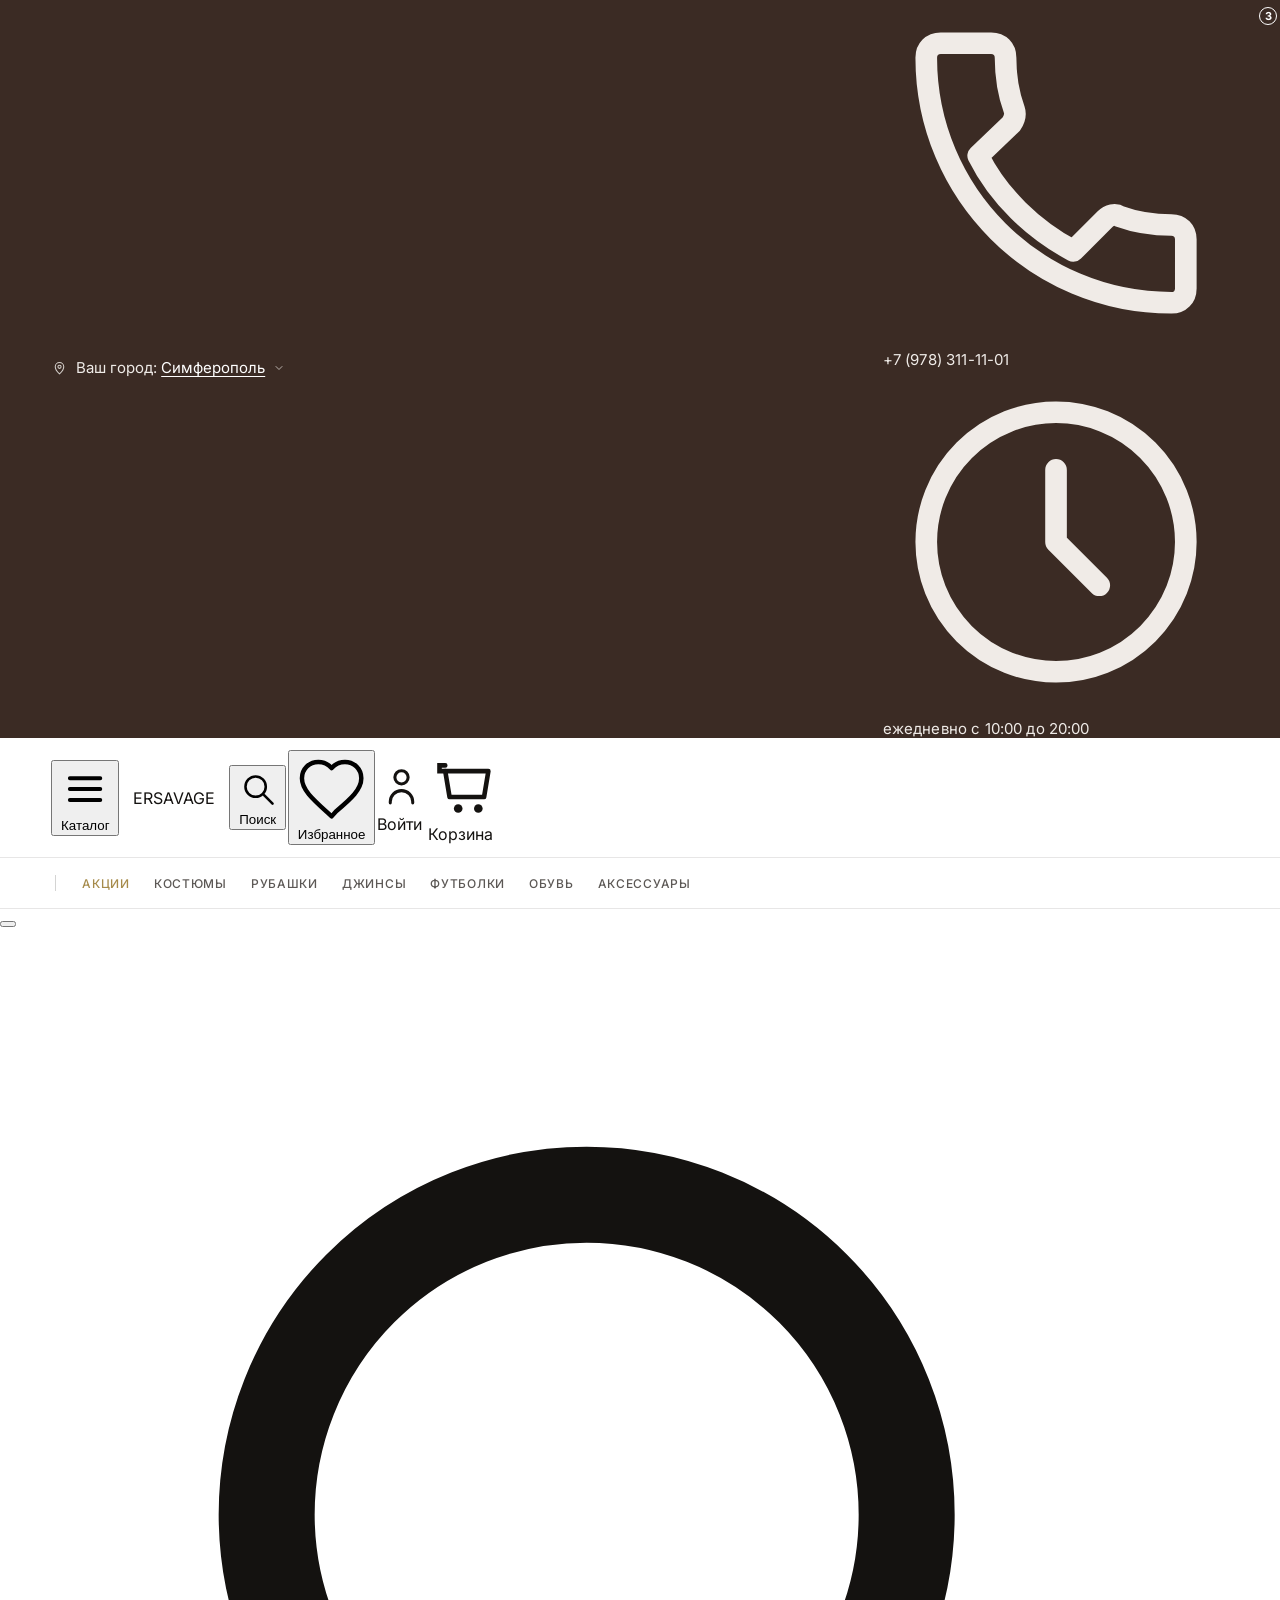
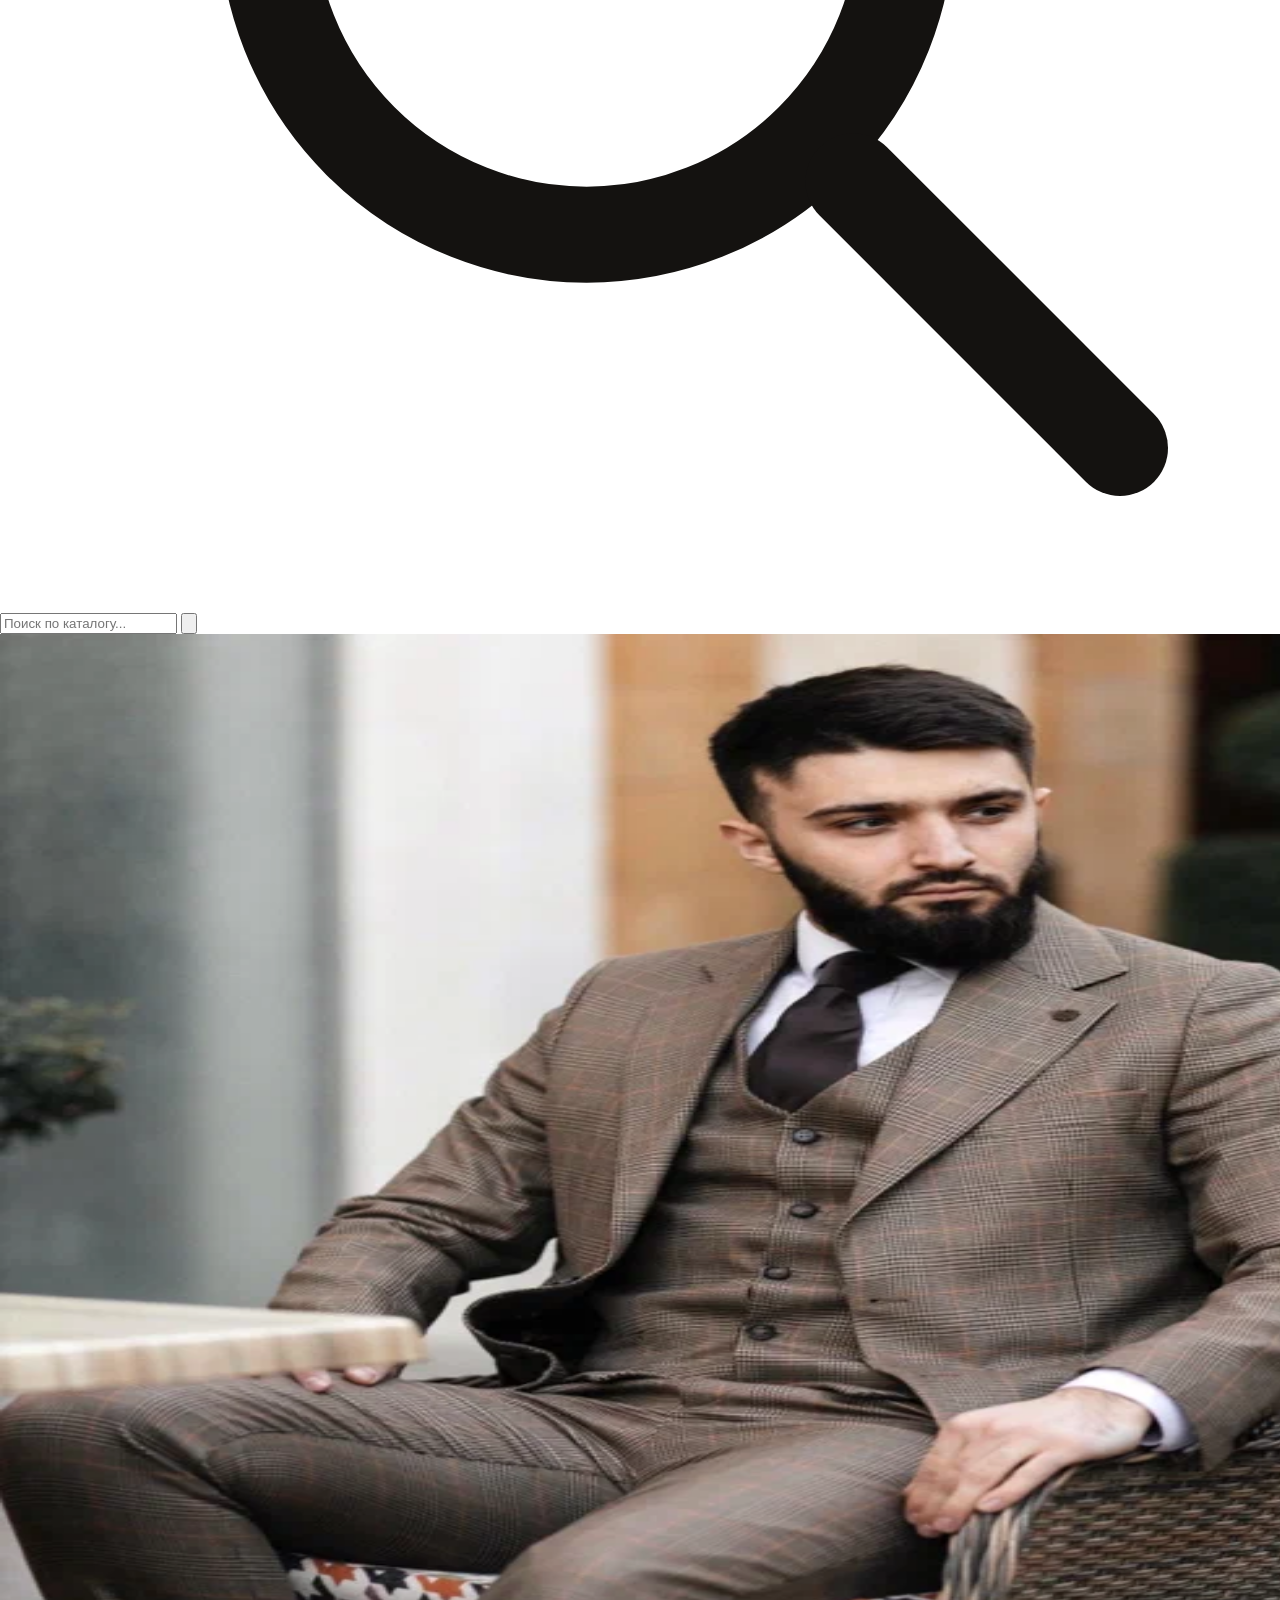
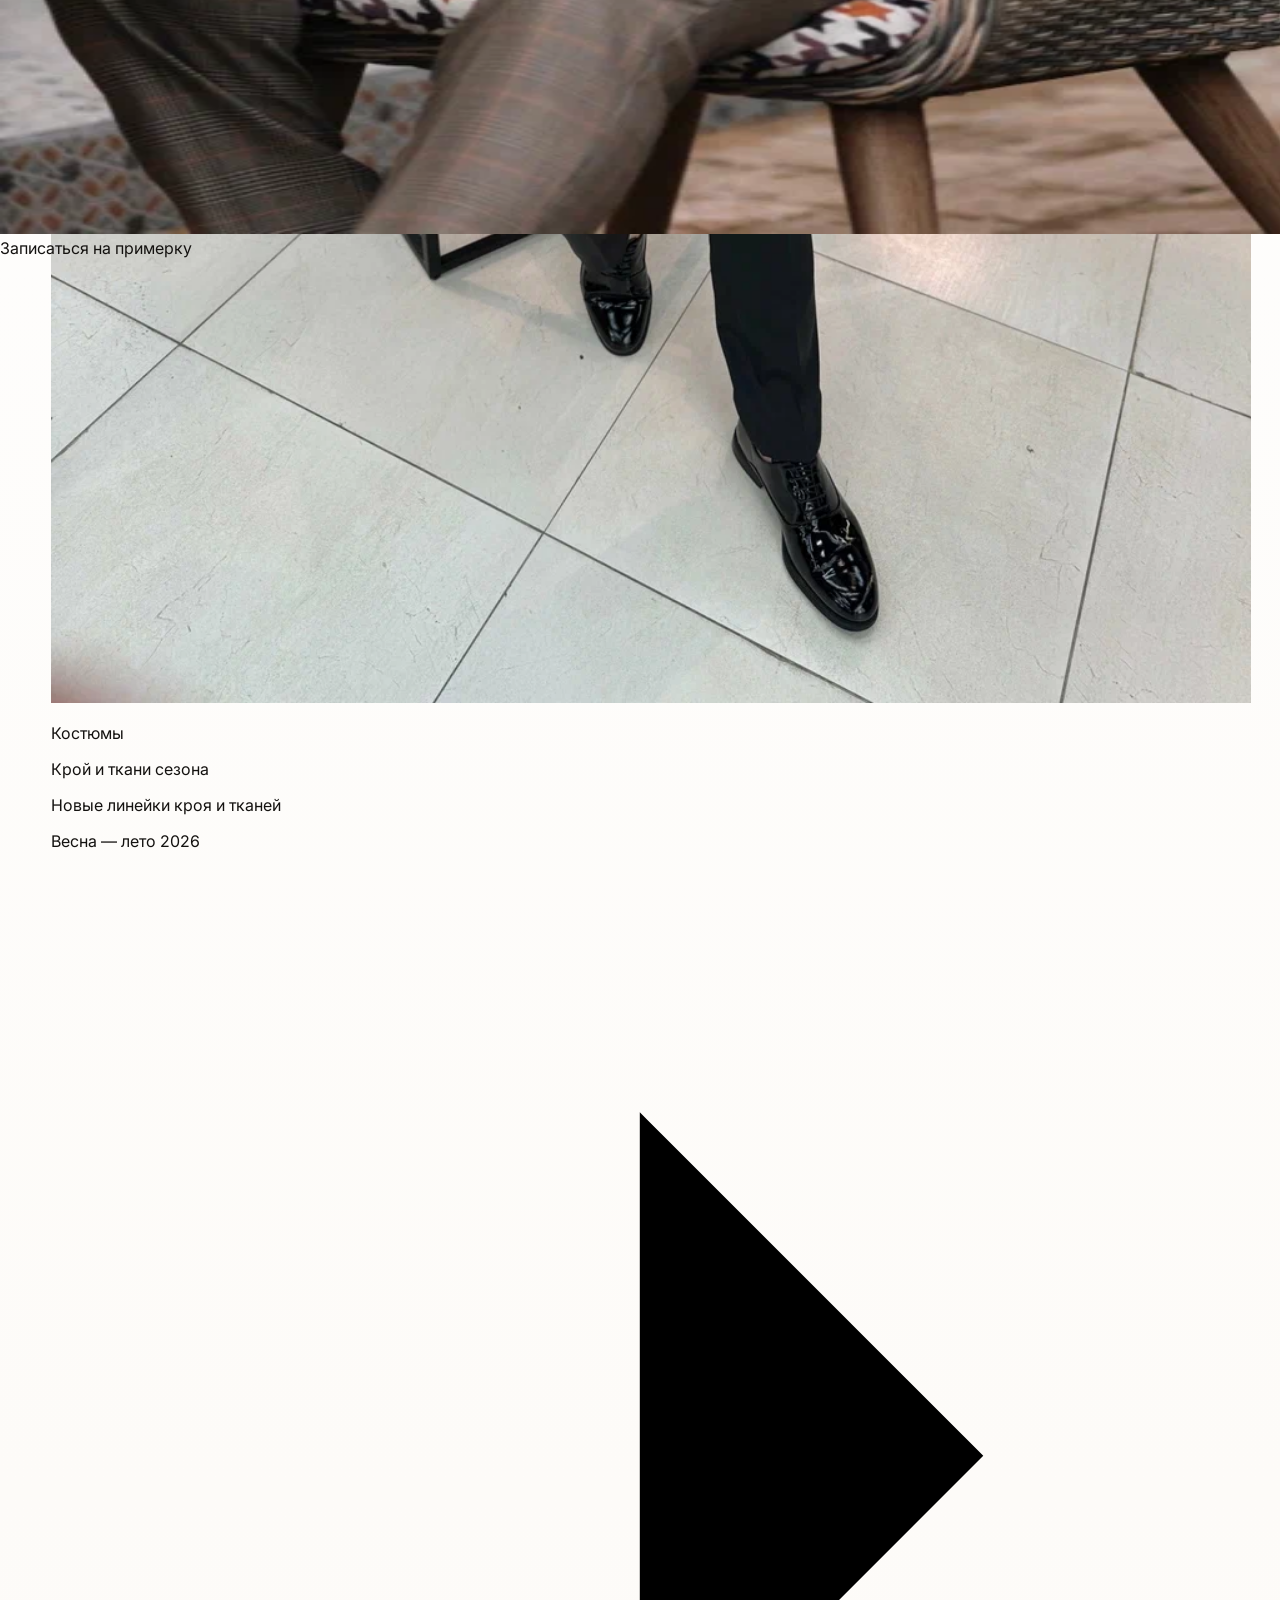
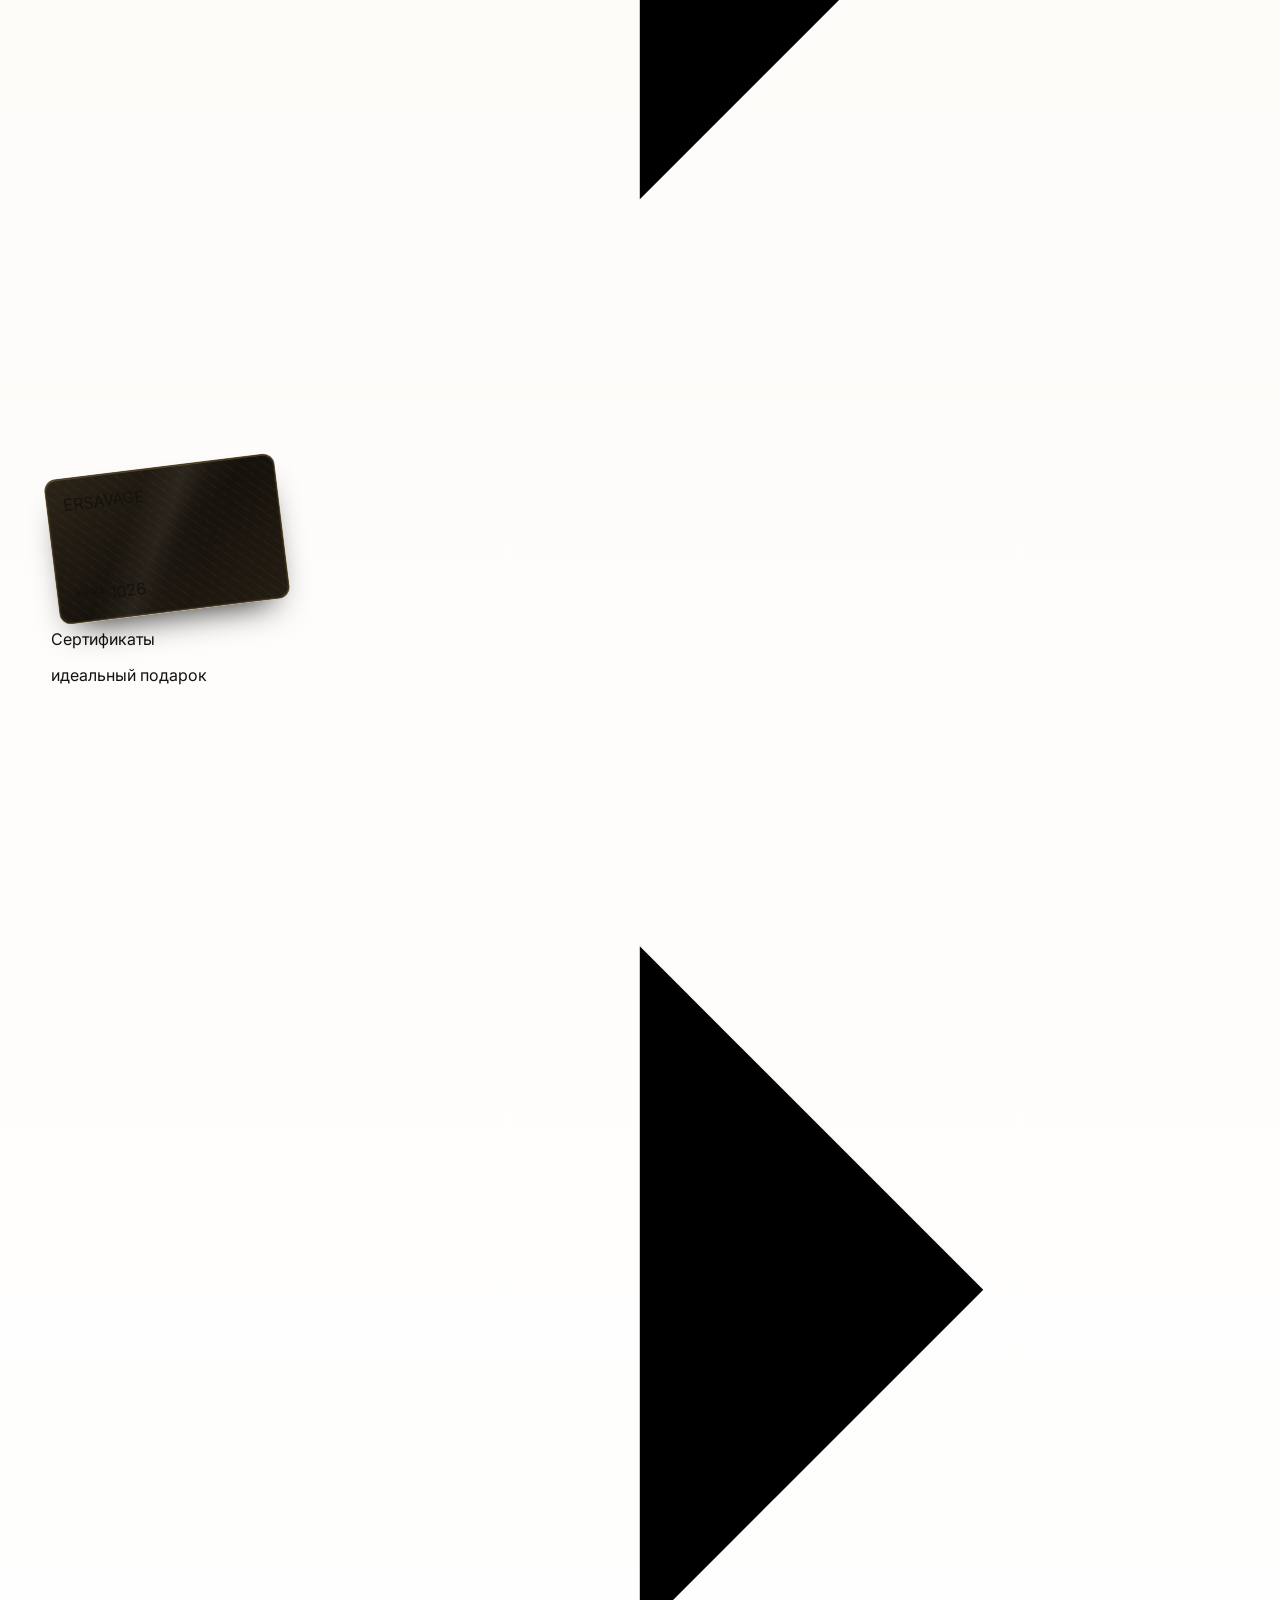
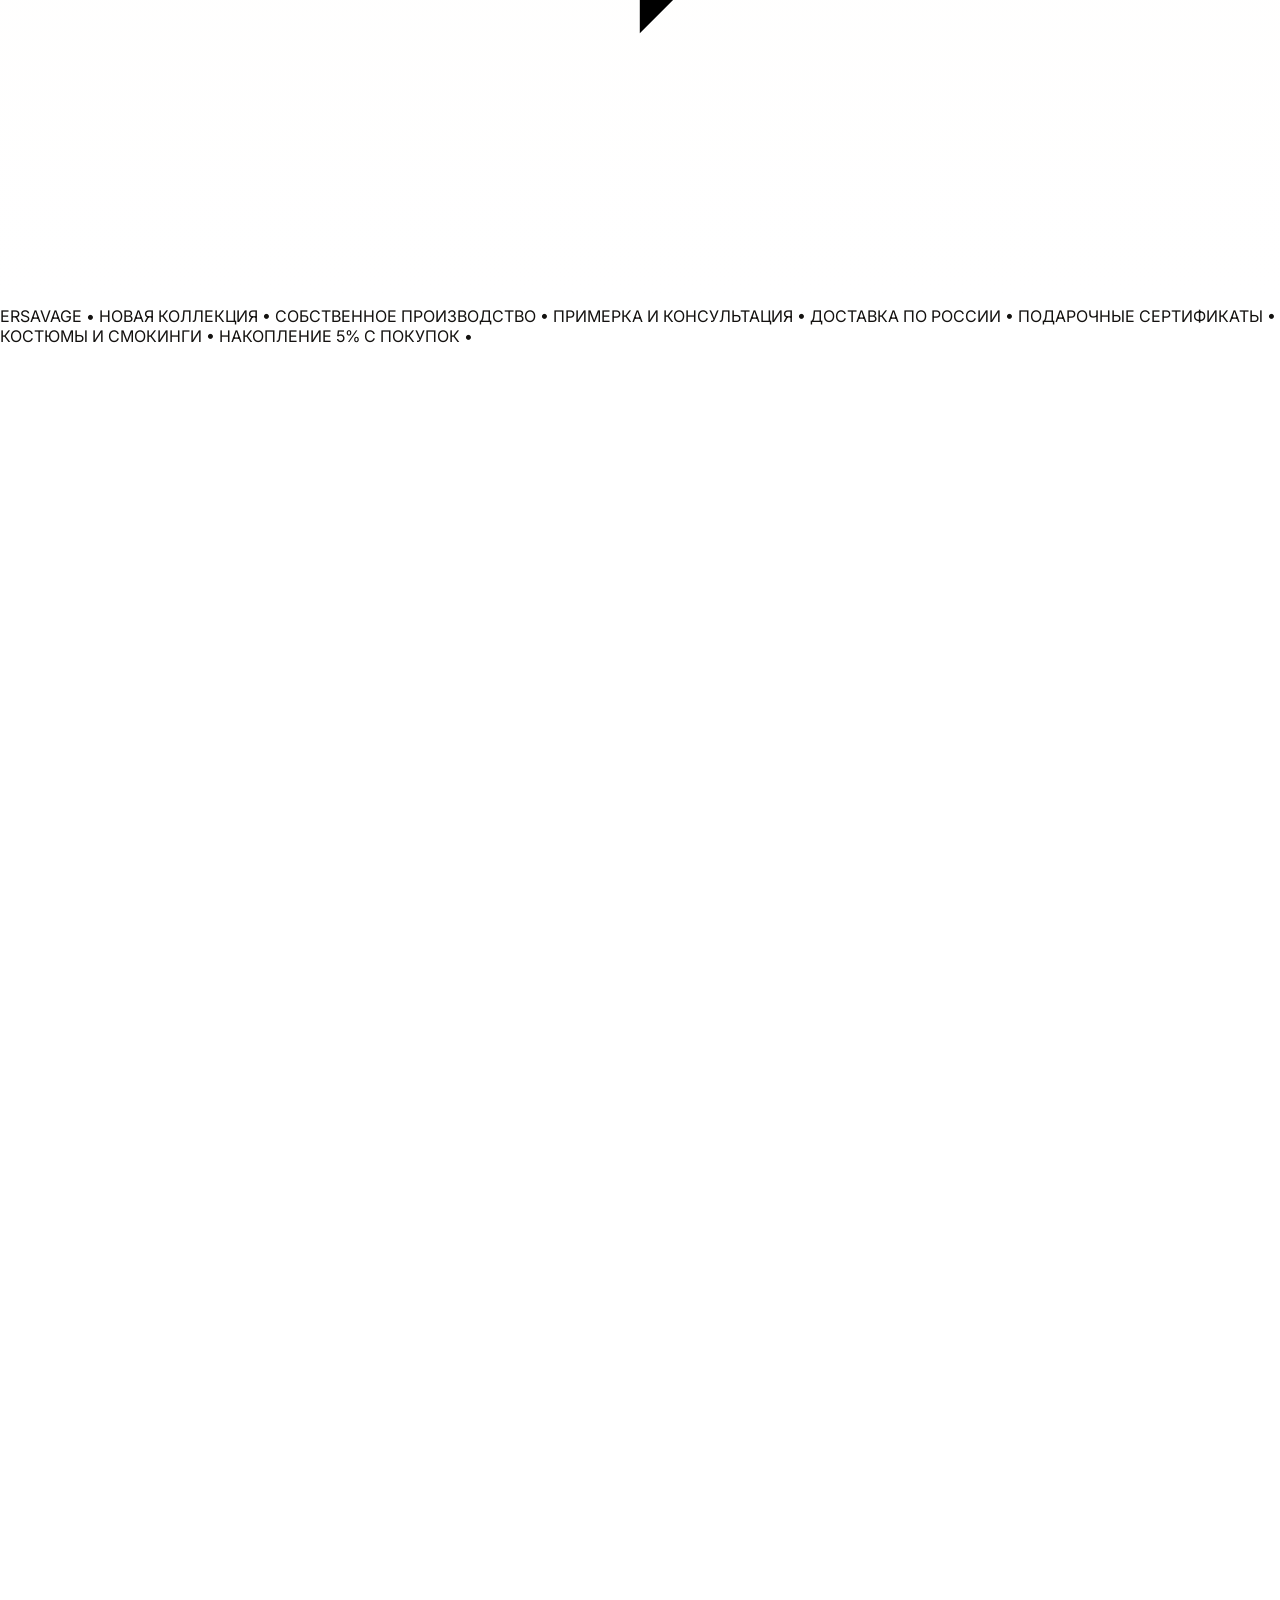
<file: .tmp-scrolled.html>
<!DOCTYPE html>
<html lang="ru">
<head>
  <meta charset="UTF-8">
  <meta name="viewport" content="width=device-width, initial-scale=1.0">
  <title>ERSAVAGE — мужские костюмы и одежда в Крыму | Симферополь, Евпатория, Севастополь</title>
  <meta name="description" content="Мужская одежда собственного производства в Крыму. Костюмы, пиджаки, рубашки, брюки от ERSAVAGE. 7 магазинов в Симферополе, Евпатории и Севастополе. Доставка по России. ☎ +7 (978) 311-11-01">
  <meta name="keywords" content="мужские костюмы Крым, мужская одежда Симферополь, пиджаки купить Крым, мужские костюмы на заказ, ERSAVAGE">
  <link rel="canonical" href="https://ersavage.ru/">
  <meta property="og:type" content="website">
  <meta property="og:title" content="ERSAVAGE — мужские костюмы и одежда в Крыму">
  <meta property="og:description" content="Собственное производство в Крыму. Костюмы, пиджаки, рубашки. 7 магазинов в Симферополе, Евпатории и Севастополе. Доставка по России.">
  <meta property="og:url" content="https://ersavage.ru/">
  <meta property="og:locale" content="ru_RU">
  <link rel="icon" type="image/svg+xml" href="img/favicon-v2.svg">
  <link rel="preconnect" href="https://fonts.googleapis.com">
  <link rel="preconnect" href="https://fonts.gstatic.com" crossorigin>
  <link href="https://fonts.googleapis.com/css2?family=Cormorant+Garamond:wght@500;600;700&family=Inter:wght@400;500;600;700&display=swap" rel="stylesheet">
  <link rel="stylesheet" href="css/style.css">
</head>
<body>
  <a class="skip-link" href="#main-content">Перейти к содержимому</a>
  <header class="site-header" id="siteHeader">
    <div class="header-utility">
      <div class="container header-utility-inner">
        <div class="header-city-picker-wrap" id="cityPickerWrap">
          <button type="button" class="header-city-picker" id="cityPickerBtn" aria-haspopup="listbox" aria-expanded="false" aria-label="Выбрать город">
            <span class="header-utility-icon" aria-hidden="true">
              <svg viewBox="0 0 24 24" focusable="false">
                <path fill="none" stroke="currentColor" stroke-width="1.5" stroke-linecap="round" stroke-linejoin="round" d="M12 21s-6-5.2-6-10a6 6 0 1112 0c0 4.8-6 10-6 10z"></path>
                <circle cx="12" cy="11" r="2.25" fill="none" stroke="currentColor" stroke-width="1.5"></circle>
              </svg>
            </span>
            <span class="header-city-label">Ваш город: <span class="header-city-name" id="cityPickerName">Симферополь</span></span>
            <span class="header-city-chevron" aria-hidden="true">
              <svg viewBox="0 0 24 24" width="12" height="12" focusable="false">
                <path fill="none" stroke="currentColor" stroke-width="2" stroke-linecap="round" stroke-linejoin="round" d="M6 9l6 6 6-6"></path>
              </svg>
            </span>
          </button>
          <ul class="header-city-dropdown" id="cityPickerDropdown" role="listbox" aria-label="Выберите город">
            <li role="option" aria-selected="true"  data-city="Симферополь">Симферополь</li>
            <li role="option" aria-selected="false" data-city="Евпатория">Евпатория</li>
            <li role="option" aria-selected="false" data-city="Севастополь">Севастополь</li>
            <li role="option" aria-selected="false" data-city="Старый Крым">Старый Крым</li>
          </ul>
        </div>
        <div class="header-utility-contact">
          <a href="tel:+79783111101" class="header-utility-phone">
            <svg viewBox="0 0 24 24" aria-hidden="true" focusable="false">
              <path d="M6.6 10.8c1.4 2.8 3.8 5.1 6.6 6.6l2.2-2.2c.3-.3.7-.4 1-.2 1.1.4 2.3.6 3.6.6.6 0 1 .4 1 1V20c0 .6-.4 1-1 1C10.6 21 3 13.4 3 4c0-.6.4-1 1-1h3.5c.6 0 1 .4 1 1 0 1.3.2 2.5.6 3.6.1.3 0 .7-.2 1L6.6 10.8z" fill="none" stroke="currentColor" stroke-width="1.5" stroke-linecap="round" stroke-linejoin="round"></path>
            </svg>
            +7 (978) 311-11-01
          </a>
          <span class="header-utility-hours">
            <svg viewBox="0 0 24 24" aria-hidden="true" focusable="false">
              <circle cx="12" cy="12" r="9" fill="none" stroke="currentColor" stroke-width="1.5"></circle>
              <path d="M12 7v5l3 3" fill="none" stroke="currentColor" stroke-width="1.5" stroke-linecap="round" stroke-linejoin="round"></path>
            </svg>
            ежедневно с 10:00 до 20:00
          </span>
        </div>
      </div>
    </div>

    <div class="header-main">
      <div class="container header-main-inner">

        <!-- LEFT: Каталог pill -->
        <div class="header-main-start">
          <button type="button" class="header-catalog-pill" aria-label="Открыть каталог">
            <svg viewBox="0 0 24 24" aria-hidden="true" focusable="false">
              <path d="M5 7h14M5 12h14M5 17h14" fill="none" stroke="currentColor" stroke-width="1.8" stroke-linecap="round"></path>
            </svg>
            Каталог
          </button>
        </div>

        <!-- CENTER: Brand name -->
        <div class="header-brand-center">
          <a class="header-brand-name" href="#" aria-label="ERSAVAGE — на главную">ERSAVAGE</a>
        </div>

        <!-- RIGHT: Actions + mobile menu -->
        <div class="header-main-end">
          <div class="header-actions">
            <button type="button" class="header-action-item" id="headerSearchToggle" aria-label="Поиск" aria-expanded="false" aria-controls="headerSearchOverlay">
              <svg viewBox="0 0 24 24" aria-hidden="true" focusable="false">
                <circle cx="11" cy="11" r="6" fill="none" stroke="currentColor" stroke-width="1.5"></circle>
                <path d="M16 16L21 21" fill="none" stroke="currentColor" stroke-width="1.5" stroke-linecap="round"></path>
              </svg>
              <span>Поиск</span>
            </button>
            <button type="button" class="header-action-item header-wishlist-btn" aria-label="Избранное">
              <span class="wishlist-badge" aria-hidden="true"></span>
              <svg viewBox="0 0 24 24" aria-hidden="true" focusable="false">
                <path d="M12 21.35l-1.45-1.32C5.4 15.36 2 12.28 2 8.5 2 5.42 4.42 3 7.5 3c1.74 0 3.41.81 4.5 2.09C13.09 3.81 14.76 3 16.5 3 19.58 3 22 5.42 22 8.5c0 3.78-3.4 6.86-8.55 11.18L12 21.35z" fill="none" stroke="currentColor" stroke-width="1.5" stroke-linejoin="round"></path>
              </svg>
              <span>Избранное</span>
            </button>
            <a href="#" class="header-action-item">
              <svg viewBox="0 0 24 24" aria-hidden="true" focusable="false">
                <circle cx="12" cy="8" r="3.25" fill="none" stroke="currentColor" stroke-width="1.5"></circle>
                <path d="M6.5 20.5v-.5a5.5 5.5 0 0111 0v.5" fill="none" stroke="currentColor" stroke-width="1.5" stroke-linecap="round"></path>
              </svg>
              <span>Войти</span>
            </a>
            <a href="#" class="header-action-item header-cart-link" aria-label="Корзина, 3 товара">
              <span class="cart-badge">3</span>
              <svg viewBox="0 0 24 24" aria-hidden="true" focusable="false">
                <path d="M6 7h15l-1.5 9h-12L6 7z" fill="none" stroke="currentColor" stroke-width="1.6" stroke-linejoin="round"></path>
                <path d="M6 7H4V5h2" fill="none" stroke="currentColor" stroke-width="1.6" stroke-linecap="round"></path>
                <circle cx="10.5" cy="20" r="1.5" fill="currentColor"></circle>
                <circle cx="17.5" cy="20" r="1.5" fill="currentColor"></circle>
              </svg>
              <span>Корзина</span>
            </a>
            <button
              type="button"
              class="header-icon-btn header-menu-btn"
              data-header-menu
              aria-expanded="false"
              aria-controls="headerMobileDrawer"
              aria-label="Открыть меню"
            >
              <svg class="header-menu-icon" viewBox="0 0 24 24" aria-hidden="true" focusable="false">
                <path d="M5 7h14M5 12h14M5 17h14" fill="none" stroke="currentColor" stroke-width="1.6" stroke-linecap="round"></path>
              </svg>
              <svg class="header-menu-close-icon" viewBox="0 0 24 24" aria-hidden="true" focusable="false">
                <path d="M6 6l12 12M18 6L6 18" fill="none" stroke="currentColor" stroke-width="1.6" stroke-linecap="round"></path>
              </svg>
            </button>
          </div>
        </div>

      </div>
    </div>

    <div class="header-subnav" aria-label="Категории каталога">
      <div class="header-subnav-bg" aria-hidden="true"></div>
      <div class="container header-subnav-inner">
        <nav class="subnav-links" aria-label="Направления">
          <a href="sales.html">Акции</a>
          <a href="suits.html">Костюмы</a>
          <a href="#">Рубашки</a>
          <a href="#">Джинсы</a>
          <a href="#">Футболки</a>
          <a href="#">Обувь</a>
          <a href="#">Аксессуары</a>
        </nav>
      </div>
    </div>

    <!-- Search overlay -->
    <div class="header-search-overlay" id="headerSearchOverlay" aria-hidden="true">
      <button type="button" class="header-search-overlay-backdrop" id="headerSearchBackdrop" aria-label="Закрыть поиск"></button>
      <div class="header-search-overlay-content">
        <form class="header-search-overlay-form" role="search" action="#" method="get">
          <span class="header-search-overlay-icon" aria-hidden="true">
            <svg viewBox="0 0 24 24" focusable="false">
              <circle cx="11" cy="11" r="6" fill="none" stroke="currentColor" stroke-width="1.8"></circle>
              <path d="M16 16L21 21" fill="none" stroke="currentColor" stroke-width="1.8" stroke-linecap="round"></path>
            </svg>
          </span>
          <label class="sr-only" for="headerSearchOverlayInput">Поиск по каталогу</label>
          <input
            id="headerSearchOverlayInput"
            type="search"
            name="q"
            placeholder="Поиск по каталогу..."
            autocomplete="off"
          >
          <button type="button" class="header-search-overlay-close" id="headerSearchClose" aria-label="Закрыть поиск">
            <svg viewBox="0 0 24 24" aria-hidden="true" focusable="false">
              <path d="M6 6l12 12M18 6L6 18" fill="none" stroke="currentColor" stroke-width="1.6" stroke-linecap="round"></path>
            </svg>
          </button>
        </form>
      </div>
    </div>

    <div
      class="header-mobile-drawer"
      id="headerMobileDrawer"
      aria-hidden="true"
      aria-label="Навигация по сайту"
    >
      <button type="button" class="header-mobile-drawer-backdrop" data-header-menu-close aria-label="Закрыть меню"></button>
      <div class="header-mobile-drawer-panel" role="dialog" aria-modal="true" aria-label="Меню">
        <div class="header-mobile-drawer-head">
          <p class="header-mobile-drawer-title">Меню</p>
          <button type="button" class="header-mobile-drawer-close" data-header-menu-close aria-label="Закрыть меню">
            <svg viewBox="0 0 24 24" aria-hidden="true" focusable="false">
              <path d="M6 6l12 12M18 6L6 18" fill="none" stroke="currentColor" stroke-width="1.6" stroke-linecap="round"></path>
            </svg>
          </button>
        </div>

        <a href="#new" class="header-mobile-catalog-link">
          <svg viewBox="0 0 24 24" aria-hidden="true" focusable="false">
            <path d="M5 7h14M5 12h14M5 17h14" fill="none" stroke="currentColor" stroke-width="1.6" stroke-linecap="round"></path>
          </svg>
          Каталог
        </a>

        <nav class="header-mobile-nav" aria-label="Категории">
          <a href="sales.html">Акции</a>
          <a href="#">Новинки</a>
          <a href="suits.html">Костюмы</a>
          <a href="#">Рубашки</a>
          <a href="#">Джинсы</a>
          <a href="#">Футболки</a>
          <a href="#">Аксессуары</a>
        </nav>

        <div class="header-mobile-divider" aria-hidden="true"></div>

        <nav class="header-mobile-nav header-mobile-nav--utility" aria-label="Сервисная навигация">
          <a href="#about">О компании</a>
          <a href="#">Услуги и акции</a>
          <a href="#">Доставка и оплата</a>
          <a href="#">Блог</a>
        </nav>

        <div class="header-mobile-footer">
          <a class="header-mobile-phone" href="tel:+79783111101">+7 (978) 311-11-01</a>
          <p class="header-mobile-phone-hours">ежедневно с 10:00 до 20:00</p>
        </div>
      </div>
    </div>
  </header>

  <main id="main-content">
    <section class="hero" aria-labelledby="heroTitle" data-hero>
      <h1 id="heroTitle" class="sr-only">ERSAVAGE — мужские костюмы и одежда в Крыму</h1>
      <div class="container">
        <div class="hero-grid">
          <div class="hero-main">
            <div class="hero-main-card">
            <div
              class="hero-slides"
              role="region"
              aria-roledescription="карусель"
              aria-label="Главные предложения"
              tabindex="0"
              data-hero-viewport
            >
              <article
                class="hero-slide is-active"
                data-foot-primary="5% с каждой покупки"
                data-foot-secondary="На бонусную карту"
                aria-hidden="false"
              >
                <div class="hero-slide-visual">
                  <img
                    src="img/XXXL.webp"
                    alt="Коллекция ERSAVAGE — деловой стиль"
                    width="1600"
                    height="1200"
                    fetchpriority="high"
                    decoding="async"
                  >
                </div>
                <div class="hero-slide-body">
                  <a class="hero-slide-cta" href="#">Записаться на примерку</a>
                </div>
              </article>
              <article
                class="hero-slide"
                data-foot-primary="Новые модели каждую неделю"
                data-foot-secondary="Весна — лето 2026"
                aria-hidden="true"
              >
                <div class="hero-slide-visual">
                  <img
                    src="img/XXXL%20(4).webp"
                    alt="Костюмы и пиджаки ERSAVAGE"
                    width="1600"
                    height="1200"
                    loading="lazy"
                    decoding="async"
                  >
                </div>
                <div class="hero-slide-body">
                  <a class="hero-slide-cta" href="#new">Смотреть новинки</a>
                </div>
              </article>
              <article
                class="hero-slide"
                data-foot-primary="Идеальный подарок"
                data-foot-secondary="Электронная доставка на e-mail"
                aria-hidden="true"
              >
                <div class="hero-slide-visual">
                  <img
                    src="img/XXXL%20(8).webp"
                    alt="Новая коллекция ERSAVAGE"
                    width="1600"
                    height="1200"
                    loading="lazy"
                    decoding="async"
                  >
                </div>
                <div class="hero-slide-body">
                  <a class="hero-slide-cta" href="#">Выбрать сертификат</a>
                </div>
              </article>
            </div>
            <div class="hero-toolbar">
              <div class="hero-toolbar-text">
                <p class="hero-toolbar-line1" data-hero-foot-primary>5% с каждой покупки</p>
                <p class="hero-toolbar-line2" data-hero-foot-secondary>На бонусную карту</p>
              </div>
              <div class="hero-toolbar-controls">
                <div class="hero-dots-group">
                  <div class="hero-dots" role="tablist" aria-label="Выбор слайда">
                    <button type="button" class="hero-dot is-active" data-hero-dot="0" role="tab" aria-selected="true" aria-label="Слайд 1"></button>
                    <button type="button" class="hero-dot" data-hero-dot="1" role="tab" aria-selected="false" aria-label="Слайд 2"></button>
                    <button type="button" class="hero-dot" data-hero-dot="2" role="tab" aria-selected="false" aria-label="Слайд 3"></button>
                  </div>
                  <div class="hero-autoplay-progress" data-hero-progress aria-hidden="true">
                    <span class="hero-autoplay-progress-fill" data-hero-progress-fill></span>
                  </div>
                </div>
                <div class="hero-toolbar-nav">
                  <button type="button" class="hero-nav-btn" data-hero-prev aria-label="Предыдущий слайд">
                    <svg class="hero-nav-icon" viewBox="0 0 24 24" aria-hidden="true" focusable="false">
                      <path fill="none" stroke="currentColor" stroke-width="1.75" stroke-linecap="round" stroke-linejoin="round" d="M14 6l-6 6 6 6"></path>
                    </svg>
                  </button>
                  <span class="hero-nav-counter" data-hero-counter aria-live="polite">01 — 03</span>
                  <button type="button" class="hero-nav-btn" data-hero-next aria-label="Следующий слайд">
                    <svg class="hero-nav-icon" viewBox="0 0 24 24" aria-hidden="true" focusable="false">
                      <path fill="none" stroke="currentColor" stroke-width="1.75" stroke-linecap="round" stroke-linejoin="round" d="M10 6l6 6-6 6"></path>
                    </svg>
                  </button>
                </div>
              </div>
            </div>
            </div>
          </div>

          <aside class="hero-aside" aria-label="Подборки">
            <a href="#new" class="hero-tile">
              <div class="hero-tile-visual">
                <img
                  src="img/XXXL%20(11).webp"
                  alt="Новая коллекция костюмов ERSAVAGE"
                  width="1200"
                  height="1500"
                  loading="lazy"
                  decoding="async"
                >
                <div class="hero-tile-main">
                  <p class="hero-tile-label">Костюмы</p>
                  <p class="hero-tile-sub">Крой и ткани сезона</p>
                </div>
              </div>
              <div class="hero-tile-foot">
                <div class="hero-tile-foot-text">
                  <p class="hero-tile-foot-strong">Новые линейки кроя и тканей</p>
                  <p class="hero-tile-foot-muted">Весна — лето 2026</p>
                </div>
                <span class="hero-tile-foot-arrow" aria-hidden="true">
                  <svg viewBox="0 0 24 24"><path d="M5 12h14M12 5l7 7-7 7"/></svg>
                </span>
              </div>
            </a>
            <a href="#" class="hero-tile hero-tile--dark">
              <div class="hero-tile-visual hero-tile-visual--card" aria-hidden="true">
                <div class="hero-gift-card">
                  <span class="hero-gift-card-brand">ERSAVAGE</span>
                  <span class="hero-gift-card-line"></span>
                  <span class="hero-gift-card-no">**** 1026</span>
                </div>
              </div>
              <div class="hero-tile-cert-copy">
                <div class="hero-cert-text">
                  <p class="hero-cert-title">Сертификаты</p>
                  <p class="hero-cert-lead">идеальный подарок</p>
                </div>
                <span class="hero-cert-arrow" aria-hidden="true">
                  <svg viewBox="0 0 24 24"><path d="M5 12h14M12 5l7 7-7 7"/></svg>
                </span>
              </div>
            </a>
          </aside>
        </div>
      </div>
    </section>

    <section class="ticker" aria-label="Бегущая строка">
      <div class="ticker-track">
        <span class="ticker-item">ERSAVAGE • НОВАЯ КОЛЛЕКЦИЯ • СОБСТВЕННОЕ ПРОИЗВОДСТВО • ПРИМЕРКА И КОНСУЛЬТАЦИЯ • ДОСТАВКА ПО РОССИИ • ПОДАРОЧНЫЕ СЕРТИФИКАТЫ • КОСТЮМЫ И СМОКИНГИ • НАКОПЛЕНИЕ 5% С ПОКУПОК •</span>

      </div>
    </section>

    <section class="new-arrivals reveal" id="new" aria-labelledby="newArrivalsTitle">
      <div class="container">

        <div class="na-head">
          <div class="na-title-block">
            <p class="na-eyebrow">Весна — лето 2026</p>
            <h2 id="newArrivalsTitle" class="na-heading">Новые поступления</h2>
          </div>
          <div class="na-head-right">
            <a class="na-all-link" href="#">Весь каталог</a>
            <div class="na-nav-wrap">
              <button type="button" class="na-nav-btn" id="naPrev" aria-label="Предыдущий слайд">
                <svg viewBox="0 0 24 24" aria-hidden="true" focusable="false">
                  <path fill="none" stroke="currentColor" stroke-width="1.75" stroke-linecap="round" stroke-linejoin="round" d="M14 6l-6 6 6 6"/>
                </svg>
              </button>
              <button type="button" class="na-nav-btn" id="naNext" aria-label="Следующий слайд">
                <svg viewBox="0 0 24 24" aria-hidden="true" focusable="false">
                  <path fill="none" stroke="currentColor" stroke-width="1.75" stroke-linecap="round" stroke-linejoin="round" d="M10 6l6 6-6 6"/>
                </svg>
              </button>
            </div>
          </div>
        </div>

        <div class="na-tabs-row" role="tablist" aria-label="Фильтр по категориям">
          <button type="button" class="na-tab is-active" role="tab" aria-selected="true" data-na-tab="all">Все</button>
          <button type="button" class="na-tab" role="tab" aria-selected="false" data-na-tab="suits">Костюмы</button>
          <button type="button" class="na-tab" role="tab" aria-selected="false" data-na-tab="shirts">Рубашки</button>
          <button type="button" class="na-tab" role="tab" aria-selected="false" data-na-tab="casual">Повседневное</button>
        </div>

        <div class="na-slider" data-na-slider>
          <button type="button" class="na-overlay-btn na-overlay-btn--prev" id="naOverlayPrev" aria-label="Предыдущий слайд">
            <span class="na-overlay-btn-circle">
              <svg viewBox="0 0 24 24" aria-hidden="true" focusable="false">
                <path fill="none" stroke="currentColor" stroke-width="1.75" stroke-linecap="round" stroke-linejoin="round" d="M14 6l-6 6 6 6"/>
              </svg>
            </span>
          </button>
          <button type="button" class="na-overlay-btn na-overlay-btn--next" id="naOverlayNext" aria-label="Следующий слайд">
            <span class="na-overlay-btn-circle">
              <svg viewBox="0 0 24 24" aria-hidden="true" focusable="false">
                <path fill="none" stroke="currentColor" stroke-width="1.75" stroke-linecap="round" stroke-linejoin="round" d="M10 6l6 6-6 6"/>
              </svg>
            </span>
          </button>
          <div class="na-track" id="naTrack">

            <article class="na-card" data-na-category="suits">
              <div class="na-card-img">
                <a href="product.html" tabindex="-1" aria-hidden="true"><img src="img/XXXL.webp" alt="Костюм-тройка ERSAVAGE" loading="lazy"></a>
                <span class="na-badge na-badge--new">Новинка</span>
                <button type="button" class="na-wish" aria-label="Добавить в избранное">
                  <svg viewBox="0 0 24 24" aria-hidden="true" focusable="false"><path d="M12 21.35l-1.45-1.32C5.4 15.36 2 12.28 2 8.5 2 5.42 4.42 3 7.5 3c1.74 0 3.41.81 4.5 2.09C13.09 3.81 14.76 3 16.5 3 19.58 3 22 5.42 22 8.5c0 3.78-3.4 6.86-8.55 11.18L12 21.35z" fill="none" stroke="currentColor" stroke-width="1.5" stroke-linejoin="round"/></svg>
                </button>
                <div class="na-card-cta-bar">
                  <button type="button" class="na-cart-btn-overlay">В корзину</button>
                </div>
              </div>
              <div class="na-card-info">
                <h3 class="na-card-title"><a href="product.html">Костюм-тройка</a></h3>
                <div class="na-card-price-row">
                  <span class="na-price-new">47 900 ₽</span>
                  <span class="na-price-old">55 000 ₽</span>
                  <span class="na-price-discount">−13%</span>
                </div>
              </div>
            </article>

            <article class="na-card" data-na-category="suits">
              <div class="na-card-img">
                <a href="product.html" tabindex="-1" aria-hidden="true"><img src="img/XXXL%20(1).webp" alt="Двубортный пиджак ERSAVAGE" loading="lazy"></a>
                <span class="na-badge na-badge--limited">Limited</span>
                <button type="button" class="na-wish" aria-label="Добавить в избранное">
                  <svg viewBox="0 0 24 24" aria-hidden="true" focusable="false"><path d="M12 21.35l-1.45-1.32C5.4 15.36 2 12.28 2 8.5 2 5.42 4.42 3 7.5 3c1.74 0 3.41.81 4.5 2.09C13.09 3.81 14.76 3 16.5 3 19.58 3 22 5.42 22 8.5c0 3.78-3.4 6.86-8.55 11.18L12 21.35z" fill="none" stroke="currentColor" stroke-width="1.5" stroke-linejoin="round"/></svg>
                </button>
                <div class="na-card-cta-bar">
                  <button type="button" class="na-cart-btn-overlay">В корзину</button>
                </div>
              </div>
              <div class="na-card-info">
                <h3 class="na-card-title"><a href="product.html">Двубортный пиджак</a></h3>
                <div class="na-card-price-row">
                  <span class="na-price-new">32 500 ₽</span>
                </div>
              </div>
            </article>

            <article class="na-card" data-na-category="suits">
              <div class="na-card-img">
                <a href="product.html" tabindex="-1" aria-hidden="true"><img src="img/XXXL%20(2).webp" alt="Льняной пиджак ERSAVAGE" loading="lazy"></a>
                <span class="na-badge na-badge--new">Новинка</span>
                <button type="button" class="na-wish" aria-label="Добавить в избранное">
                  <svg viewBox="0 0 24 24" aria-hidden="true" focusable="false"><path d="M12 21.35l-1.45-1.32C5.4 15.36 2 12.28 2 8.5 2 5.42 4.42 3 7.5 3c1.74 0 3.41.81 4.5 2.09C13.09 3.81 14.76 3 16.5 3 19.58 3 22 5.42 22 8.5c0 3.78-3.4 6.86-8.55 11.18L12 21.35z" fill="none" stroke="currentColor" stroke-width="1.5" stroke-linejoin="round"/></svg>
                </button>
                <div class="na-card-cta-bar">
                  <button type="button" class="na-cart-btn-overlay">В корзину</button>
                </div>
              </div>
              <div class="na-card-info">
                <h3 class="na-card-title"><a href="product.html">Льняной пиджак</a></h3>
                <div class="na-card-price-row">
                  <span class="na-price-new">24 500 ₽</span>
                </div>
              </div>
            </article>

            <article class="na-card" data-na-category="shirts">
              <div class="na-card-img">
                <a href="product.html" tabindex="-1" aria-hidden="true"><img src="img/XXXL%20(3).webp" alt="Льняная рубашка ERSAVAGE" loading="lazy"></a>
                <span class="na-badge na-badge--hit">Бестселлер</span>
                <button type="button" class="na-wish" aria-label="Добавить в избранное">
                  <svg viewBox="0 0 24 24" aria-hidden="true" focusable="false"><path d="M12 21.35l-1.45-1.32C5.4 15.36 2 12.28 2 8.5 2 5.42 4.42 3 7.5 3c1.74 0 3.41.81 4.5 2.09C13.09 3.81 14.76 3 16.5 3 19.58 3 22 5.42 22 8.5c0 3.78-3.4 6.86-8.55 11.18L12 21.35z" fill="none" stroke="currentColor" stroke-width="1.5" stroke-linejoin="round"/></svg>
                </button>
                <div class="na-card-cta-bar">
                  <button type="button" class="na-cart-btn-overlay">В корзину</button>
                </div>
              </div>
              <div class="na-card-info">
                <h3 class="na-card-title"><a href="product.html">Льняная рубашка</a></h3>
                <div class="na-card-price-row">
                  <span class="na-price-new">9 200 ₽</span>
                </div>
              </div>
            </article>

            <article class="na-card" data-na-category="casual">
              <div class="na-card-img">
                <a href="product.html" tabindex="-1" aria-hidden="true"><img src="img/XXXL%20(4).webp" alt="Базовая футболка ERSAVAGE" loading="lazy"></a>
                <span class="na-badge na-badge--new">Новинка</span>
                <button type="button" class="na-wish" aria-label="Добавить в избранное">
                  <svg viewBox="0 0 24 24" aria-hidden="true" focusable="false"><path d="M12 21.35l-1.45-1.32C5.4 15.36 2 12.28 2 8.5 2 5.42 4.42 3 7.5 3c1.74 0 3.41.81 4.5 2.09C13.09 3.81 14.76 3 16.5 3 19.58 3 22 5.42 22 8.5c0 3.78-3.4 6.86-8.55 11.18L12 21.35z" fill="none" stroke="currentColor" stroke-width="1.5" stroke-linejoin="round"/></svg>
                </button>
                <div class="na-card-cta-bar">
                  <button type="button" class="na-cart-btn-overlay">В корзину</button>
                </div>
              </div>
              <div class="na-card-info">
                <h3 class="na-card-title"><a href="product.html">Базовая футболка</a></h3>
                <div class="na-card-price-row">
                  <span class="na-price-new">3 490 ₽</span>
                </div>
              </div>
            </article>

            <article class="na-card" data-na-category="casual">
              <div class="na-card-img">
                <a href="product.html" tabindex="-1" aria-hidden="true"><img src="img/XXXL%20(5).webp" alt="Джинсы slim ERSAVAGE" loading="lazy"></a>
                <span class="na-badge na-badge--hit">Бестселлер</span>
                <button type="button" class="na-wish" aria-label="Добавить в избранное">
                  <svg viewBox="0 0 24 24" aria-hidden="true" focusable="false"><path d="M12 21.35l-1.45-1.32C5.4 15.36 2 12.28 2 8.5 2 5.42 4.42 3 7.5 3c1.74 0 3.41.81 4.5 2.09C13.09 3.81 14.76 3 16.5 3 19.58 3 22 5.42 22 8.5c0 3.78-3.4 6.86-8.55 11.18L12 21.35z" fill="none" stroke="currentColor" stroke-width="1.5" stroke-linejoin="round"/></svg>
                </button>
                <div class="na-card-cta-bar">
                  <button type="button" class="na-cart-btn-overlay">В корзину</button>
                </div>
              </div>
              <div class="na-card-info">
                <h3 class="na-card-title"><a href="product.html">Джинсы slim</a></h3>
                <div class="na-card-price-row">
                  <span class="na-price-new">11 800 ₽</span>
                  <span class="na-price-old">14 500 ₽</span>
                  <span class="na-price-discount">−19%</span>
                </div>
              </div>
            </article>

          </div>
        </div>

        <div class="na-dots-row" id="naDots" role="tablist" aria-label="Слайды"></div>

      </div>
    </section>

    <section class="cats reveal" id="categories" aria-labelledby="catsTitle">
      <div class="container">

        <div class="cats-head">
          <div>
            <p class="cats-eyebrow">Мужская одежда</p>
            <h2 id="catsTitle" class="cats-heading">Каталог</h2>
          </div>
          <a href="#" class="cats-all-link">
            Весь каталог
            <svg width="16" height="16" viewBox="0 0 24 24" fill="none" stroke="currentColor" stroke-width="1.75" stroke-linecap="round" stroke-linejoin="round" aria-hidden="true" focusable="false"><path d="M5 12h14M12 5l7 7-7 7"/></svg>
          </a>
        </div>

        <div class="cats-grid">

          <a href="suits.html" class="cat-card cat-card--feat" aria-label="Перейти в раздел Костюмы">
            <div class="cat-card-media">
              <img src="img/XXXL%20(12).webp" alt="Костюмы ERSAVAGE" width="1200" height="900" loading="lazy" decoding="async">
            </div>
            <div class="cat-card-foot">
              <div class="cat-card-info">
                <span class="cat-card-label">Костюмы</span>
                <span class="cat-card-meta">Двойки · Тройки · Смокинги</span>
              </div>
              <span class="cat-card-arrow" aria-hidden="true">
                <svg width="20" height="20" viewBox="0 0 24 24" fill="none" stroke="currentColor" stroke-width="1.5" stroke-linecap="round" stroke-linejoin="round" focusable="false"><path d="M5 12h14M12 5l7 7-7 7"/></svg>
              </span>
            </div>
          </a>

          <a href="#" class="cat-card" aria-label="Перейти в раздел Пиджаки">
            <div class="cat-card-media">
              <img src="img/XXXL%20(1).webp" alt="Пиджаки ERSAVAGE" width="800" height="600" loading="lazy" decoding="async">
            </div>
            <div class="cat-card-foot">
              <div class="cat-card-info">
                <span class="cat-card-label">Пиджаки</span>
                <span class="cat-card-meta">48 моделей</span>
              </div>
              <span class="cat-card-arrow" aria-hidden="true">
                <svg width="18" height="18" viewBox="0 0 24 24" fill="none" stroke="currentColor" stroke-width="1.5" stroke-linecap="round" stroke-linejoin="round" focusable="false"><path d="M5 12h14M12 5l7 7-7 7"/></svg>
              </span>
            </div>
          </a>

          <a href="#" class="cat-card" aria-label="Перейти в раздел Рубашки">
            <div class="cat-card-media">
              <img src="img/XXXL%20(2).webp" alt="Рубашки ERSAVAGE" width="800" height="600" loading="lazy" decoding="async">
            </div>
            <div class="cat-card-foot">
              <div class="cat-card-info">
                <span class="cat-card-label">Рубашки</span>
                <span class="cat-card-meta">36 моделей</span>
              </div>
              <span class="cat-card-arrow" aria-hidden="true">
                <svg width="18" height="18" viewBox="0 0 24 24" fill="none" stroke="currentColor" stroke-width="1.5" stroke-linecap="round" stroke-linejoin="round" focusable="false"><path d="M5 12h14M12 5l7 7-7 7"/></svg>
              </span>
            </div>
          </a>

          <a href="#" class="cat-card" aria-label="Перейти в раздел Брюки">
            <div class="cat-card-media">
              <img src="img/XXXL%20(3).webp" alt="Брюки ERSAVAGE" width="800" height="600" loading="lazy" decoding="async">
            </div>
            <div class="cat-card-foot">
              <div class="cat-card-info">
                <span class="cat-card-label">Брюки</span>
                <span class="cat-card-meta">42 модели</span>
              </div>
              <span class="cat-card-arrow" aria-hidden="true">
                <svg width="18" height="18" viewBox="0 0 24 24" fill="none" stroke="currentColor" stroke-width="1.5" stroke-linecap="round" stroke-linejoin="round" focusable="false"><path d="M5 12h14M12 5l7 7-7 7"/></svg>
              </span>
            </div>
          </a>

          <a href="#" class="cat-card" aria-label="Перейти в раздел Куртки">
            <div class="cat-card-media">
              <img src="img/XXXL%20(5).webp" alt="Куртки ERSAVAGE" width="800" height="600" loading="lazy" decoding="async">
            </div>
            <div class="cat-card-foot">
              <div class="cat-card-info">
                <span class="cat-card-label">Куртки</span>
                <span class="cat-card-meta">28 моделей</span>
              </div>
              <span class="cat-card-arrow" aria-hidden="true">
                <svg width="18" height="18" viewBox="0 0 24 24" fill="none" stroke="currentColor" stroke-width="1.5" stroke-linecap="round" stroke-linejoin="round" focusable="false"><path d="M5 12h14M12 5l7 7-7 7"/></svg>
              </span>
            </div>
          </a>

          <a href="#" class="cat-card" aria-label="Перейти в раздел Пальто">
            <div class="cat-card-media">
              <img src="img/XXXL%20(6).webp" alt="Пальто ERSAVAGE" width="800" height="600" loading="lazy" decoding="async">
            </div>
            <div class="cat-card-foot">
              <div class="cat-card-info">
                <span class="cat-card-label">Пальто</span>
                <span class="cat-card-meta">24 модели</span>
              </div>
              <span class="cat-card-arrow" aria-hidden="true">
                <svg width="18" height="18" viewBox="0 0 24 24" fill="none" stroke="currentColor" stroke-width="1.5" stroke-linecap="round" stroke-linejoin="round" focusable="false"><path d="M5 12h14M12 5l7 7-7 7"/></svg>
              </span>
            </div>
          </a>

          <a href="#" class="cat-card" aria-label="Перейти в раздел Аксессуары">
            <div class="cat-card-media">
              <img src="img/XXXL%20(7).webp" alt="Аксессуары ERSAVAGE" width="800" height="600" loading="lazy" decoding="async">
            </div>
            <div class="cat-card-foot">
              <div class="cat-card-info">
                <span class="cat-card-label">Аксессуары</span>
                <span class="cat-card-meta">65 моделей</span>
              </div>
              <span class="cat-card-arrow" aria-hidden="true">
                <svg width="18" height="18" viewBox="0 0 24 24" fill="none" stroke="currentColor" stroke-width="1.5" stroke-linecap="round" stroke-linejoin="round" focusable="false"><path d="M5 12h14M12 5l7 7-7 7"/></svg>
              </span>
            </div>
          </a>

          <a href="#" class="cat-card" aria-label="Перейти в раздел Джинсы">
            <div class="cat-card-media">
              <img src="img/XXXL%20(9).webp" alt="Джинсы ERSAVAGE" width="800" height="600" loading="lazy" decoding="async">
            </div>
            <div class="cat-card-foot">
              <div class="cat-card-info">
                <span class="cat-card-label">Джинсы</span>
                <span class="cat-card-meta">31 модель</span>
              </div>
              <span class="cat-card-arrow" aria-hidden="true">
                <svg width="18" height="18" viewBox="0 0 24 24" fill="none" stroke="currentColor" stroke-width="1.5" stroke-linecap="round" stroke-linejoin="round" focusable="false"><path d="M5 12h14M12 5l7 7-7 7"/></svg>
              </span>
            </div>
          </a>

          <a href="#" class="cat-card" aria-label="Перейти в раздел Водолазки">
            <div class="cat-card-media">
              <img src="img/XXXL%20(10).webp" alt="Водолазки ERSAVAGE" width="800" height="600" loading="lazy" decoding="async">
            </div>
            <div class="cat-card-foot">
              <div class="cat-card-info">
                <span class="cat-card-label">Водолазки</span>
                <span class="cat-card-meta">19 моделей</span>
              </div>
              <span class="cat-card-arrow" aria-hidden="true">
                <svg width="18" height="18" viewBox="0 0 24 24" fill="none" stroke="currentColor" stroke-width="1.5" stroke-linecap="round" stroke-linejoin="round" focusable="false"><path d="M5 12h14M12 5l7 7-7 7"/></svg>
              </span>
            </div>
          </a>

        </div>
      </div>
    </section>


    <section class="lookbook reveal" id="lookbook" aria-labelledby="lookbookTitle">
      <div class="lookbook-inner">
        <div class="container">

          <div class="lookbook-head">
            <div class="lookbook-head-left">
              <p class="lookbook-label" aria-hidden="true">Curated by ERSAVAGE</p>
              <h2 class="lookbook-title" id="lookbookTitle">Подборки<br>от стилистов</h2>
              <div class="lookbook-title-accent" aria-hidden="true"></div>
            </div>
            <a href="#" class="lookbook-all-link">
              Все коллекции
              <svg viewBox="0 0 24 24" width="14" height="14" aria-hidden="true" focusable="false" fill="none" stroke="currentColor" stroke-width="1.5" stroke-linecap="round" stroke-linejoin="round">
                <path d="M5 12h14M13 6l6 6-6 6"/>
              </svg>
            </a>
          </div>

          <div class="lookbook-grid">

            <!-- 01 -->
            <a href="#" class="lookbook-card">
              <div class="lookbook-card-bg">
                <img src="img/XXXL%20(12).webp" alt="Коллекция для свадьбы" loading="lazy">
              </div>
              <span class="lookbook-card-num" aria-hidden="true">01</span>
              <span class="lookbook-card-label" aria-hidden="true">Для свадьбы</span>
              <div class="lookbook-card-content">
                <div class="lookbook-card-body">
                  <p class="lookbook-card-eyebrow">Коллекция</p>
                  <h3 class="lookbook-card-title">ДЛЯ<br>СВАДЬБЫ</h3>
                  <p class="lookbook-card-sub">Стиль, комфорт,<br>уверенность в каждой детали.</p>
                </div>
                <div class="lookbook-card-footer">
                  <p class="lookbook-card-foot">Ваш лучший день.<br>Ваш лучший образ.</p>
                  <span class="lookbook-card-arrow" aria-hidden="true">
                    <svg viewBox="0 0 24 24" width="18" height="18" fill="none" stroke="currentColor" stroke-width="1.5" stroke-linecap="round" stroke-linejoin="round"><path d="M5 12h14M13 6l6 6-6 6"/></svg>
                  </span>
                </div>
              </div>
            </a>

            <!-- 02 -->
            <a href="#" class="lookbook-card">
              <div class="lookbook-card-bg">
                <img src="img/XXXL%20(13).webp" alt="Большие размеры" loading="lazy">
              </div>
              <span class="lookbook-card-num" aria-hidden="true">02</span>
              <span class="lookbook-card-label" aria-hidden="true">Большие размеры</span>
              <div class="lookbook-card-content">
                <div class="lookbook-card-body">
                  <p class="lookbook-card-eyebrow">Коллекция</p>
                  <h3 class="lookbook-card-title">БОЛЬШИЕ<br>РАЗМЕРЫ</h3>
                  <p class="lookbook-card-sub">Ваш момент.<br>Ваш стиль.</p>
                </div>
                <div class="lookbook-card-footer">
                  <p class="lookbook-card-foot">Стиль без компромиссов.</p>
                  <span class="lookbook-card-arrow" aria-hidden="true">
                    <svg viewBox="0 0 24 24" width="18" height="18" fill="none" stroke="currentColor" stroke-width="1.5" stroke-linecap="round" stroke-linejoin="round"><path d="M5 12h14M13 6l6 6-6 6"/></svg>
                  </span>
                </div>
              </div>
            </a>

            <!-- 03 -->
            <a href="#" class="lookbook-card">
              <div class="lookbook-card-bg">
                <img src="img/XXXL.webp" alt="Коллекция для выпускного" loading="lazy">
              </div>
              <span class="lookbook-card-num" aria-hidden="true">03</span>
              <span class="lookbook-card-label" aria-hidden="true">Для выпускного</span>
              <div class="lookbook-card-content">
                <div class="lookbook-card-body">
                  <p class="lookbook-card-eyebrow">Коллекция</p>
                  <h3 class="lookbook-card-title">ДЛЯ<br>ВЫПУСКНОГО</h3>
                  <p class="lookbook-card-sub">Ваш момент.<br>Ваш стиль.</p>
                </div>
                <div class="lookbook-card-footer">
                  <p class="lookbook-card-foot">Войди в новую жизнь со стилем.</p>
                  <span class="lookbook-card-arrow" aria-hidden="true">
                    <svg viewBox="0 0 24 24" width="18" height="18" fill="none" stroke="currentColor" stroke-width="1.5" stroke-linecap="round" stroke-linejoin="round"><path d="M5 12h14M13 6l6 6-6 6"/></svg>
                  </span>
                </div>
              </div>
            </a>

            <!-- 04 -->
            <a href="#" class="lookbook-card">
              <div class="lookbook-card-bg">
                <img src="img/XXXL%20(1).webp" alt="Кожа и замша" loading="lazy">
              </div>
              <span class="lookbook-card-num" aria-hidden="true">04</span>
              <span class="lookbook-card-label" aria-hidden="true">Кожа и замша</span>
              <div class="lookbook-card-content">
                <div class="lookbook-card-body">
                  <p class="lookbook-card-eyebrow">Коллекция</p>
                  <h3 class="lookbook-card-title">КОЖА<br>И ЗАМША</h3>
                  <p class="lookbook-card-sub">Стиль. Характер.<br>Качество на годы.</p>
                </div>
                <div class="lookbook-card-footer">
                  <p class="lookbook-card-foot">Сделано на века.</p>
                  <span class="lookbook-card-arrow" aria-hidden="true">
                    <svg viewBox="0 0 24 24" width="18" height="18" fill="none" stroke="currentColor" stroke-width="1.5" stroke-linecap="round" stroke-linejoin="round"><path d="M5 12h14M13 6l6 6-6 6"/></svg>
                  </span>
                </div>
              </div>
            </a>

          </div>
        </div>
      </div>
    </section>

    <section class="recs reveal" id="recommendations" aria-labelledby="recsTitle">
      <div class="container">

        <div class="recs-head">
          <div class="recs-head-left">
            <p class="recs-label">Персональный подбор</p>
            <h2 class="recs-title" id="recsTitle">Рекомендации<br>для вас</h2>
            <div class="recs-title-accent"></div>
          </div>
          <a href="#" class="recs-all-link">
            Все товары
            <svg viewBox="0 0 24 24" width="14" height="14" aria-hidden="true" focusable="false" fill="none" stroke="currentColor" stroke-width="1.5" stroke-linecap="round" stroke-linejoin="round">
              <path d="M5 12h14M13 6l6 6-6 6"/>
            </svg>
          </a>
        </div>

        <div class="recs-grid">

          <article class="na-card">
            <div class="na-card-img">
              <a href="product.html" tabindex="-1" aria-hidden="true"><img src="img/XXXL%20(6).webp" alt="Поло из кашемира и шерсти, оранжевый" loading="lazy"></a>
              <span class="na-badge na-badge--new">Новинка</span>
              <button type="button" class="na-wish" aria-label="Добавить в избранное">
                <svg viewBox="0 0 24 24" aria-hidden="true" focusable="false"><path d="M12 21.35l-1.45-1.32C5.4 15.36 2 12.28 2 8.5 2 5.42 4.42 3 7.5 3c1.74 0 3.41.81 4.5 2.09C13.09 3.81 14.76 3 16.5 3 19.58 3 22 5.42 22 8.5c0 3.78-3.4 6.86-8.55 11.18L12 21.35z" fill="none" stroke="currentColor" stroke-width="1.5" stroke-linejoin="round"/></svg>
              </button>
              <div class="na-card-cta-bar">
                <button type="button" class="na-cart-btn-overlay">В корзину</button>
              </div>
            </div>
            <div class="na-card-info">
              <h3 class="na-card-title"><a href="product.html">Поло из кашемира и шерсти</a></h3>
              <div class="na-card-price-row">
                <span class="na-price-new">12 990 ₽</span>
              </div>
            </div>
          </article>

          <article class="na-card">
            <div class="na-card-img">
              <a href="product.html" tabindex="-1" aria-hidden="true"><img src="img/XXXL%20(7).webp" alt="Поло из кашемира и шерсти, коричневый" loading="lazy"></a>
              <span class="na-badge na-badge--new">Новинка</span>
              <button type="button" class="na-wish" aria-label="Добавить в избранное">
                <svg viewBox="0 0 24 24" aria-hidden="true" focusable="false"><path d="M12 21.35l-1.45-1.32C5.4 15.36 2 12.28 2 8.5 2 5.42 4.42 3 7.5 3c1.74 0 3.41.81 4.5 2.09C13.09 3.81 14.76 3 16.5 3 19.58 3 22 5.42 22 8.5c0 3.78-3.4 6.86-8.55 11.18L12 21.35z" fill="none" stroke="currentColor" stroke-width="1.5" stroke-linejoin="round"/></svg>
              </button>
              <div class="na-card-cta-bar">
                <button type="button" class="na-cart-btn-overlay">В корзину</button>
              </div>
            </div>
            <div class="na-card-info">
              <h3 class="na-card-title"><a href="product.html">Поло из кашемира и шерсти</a></h3>
              <div class="na-card-price-row">
                <span class="na-price-new">12 990 ₽</span>
              </div>
            </div>
          </article>

          <article class="na-card">
            <div class="na-card-img">
              <a href="product.html" tabindex="-1" aria-hidden="true"><img src="img/XXXL%20(8).webp" alt="Поло из кашемира и шерсти, чёрный" loading="lazy"></a>
              <span class="na-badge na-badge--new">Новинка</span>
              <button type="button" class="na-wish" aria-label="Добавить в избранное">
                <svg viewBox="0 0 24 24" aria-hidden="true" focusable="false"><path d="M12 21.35l-1.45-1.32C5.4 15.36 2 12.28 2 8.5 2 5.42 4.42 3 7.5 3c1.74 0 3.41.81 4.5 2.09C13.09 3.81 14.76 3 16.5 3 19.58 3 22 5.42 22 8.5c0 3.78-3.4 6.86-8.55 11.18L12 21.35z" fill="none" stroke="currentColor" stroke-width="1.5" stroke-linejoin="round"/></svg>
              </button>
              <div class="na-card-cta-bar">
                <button type="button" class="na-cart-btn-overlay">В корзину</button>
              </div>
            </div>
            <div class="na-card-info">
              <h3 class="na-card-title"><a href="product.html">Поло из кашемира и шерсти</a></h3>
              <div class="na-card-price-row">
                <span class="na-price-new">12 990 ₽</span>
              </div>
            </div>
          </article>

          <article class="na-card">
            <div class="na-card-img">
              <a href="product.html" tabindex="-1" aria-hidden="true"><img src="img/XXXL%20(9).webp" alt="Поло из кашемира и шерсти, бежевый" loading="lazy"></a>
              <span class="na-badge na-badge--new">Новинка</span>
              <button type="button" class="na-wish" aria-label="Добавить в избранное">
                <svg viewBox="0 0 24 24" aria-hidden="true" focusable="false"><path d="M12 21.35l-1.45-1.32C5.4 15.36 2 12.28 2 8.5 2 5.42 4.42 3 7.5 3c1.74 0 3.41.81 4.5 2.09C13.09 3.81 14.76 3 16.5 3 19.58 3 22 5.42 22 8.5c0 3.78-3.4 6.86-8.55 11.18L12 21.35z" fill="none" stroke="currentColor" stroke-width="1.5" stroke-linejoin="round"/></svg>
              </button>
              <div class="na-card-cta-bar">
                <button type="button" class="na-cart-btn-overlay">В корзину</button>
              </div>
            </div>
            <div class="na-card-info">
              <h3 class="na-card-title"><a href="product.html">Поло из кашемира и шерсти</a></h3>
              <div class="na-card-price-row">
                <span class="na-price-new">12 990 ₽</span>
              </div>
            </div>
          </article>

          <article class="na-card">
            <div class="na-card-img">
              <a href="product.html" tabindex="-1" aria-hidden="true"><img src="img/XXXL%20(10).webp" alt="Льняная рубашка, белая" loading="lazy"></a>
              <button type="button" class="na-wish" aria-label="Добавить в избранное">
                <svg viewBox="0 0 24 24" aria-hidden="true" focusable="false"><path d="M12 21.35l-1.45-1.32C5.4 15.36 2 12.28 2 8.5 2 5.42 4.42 3 7.5 3c1.74 0 3.41.81 4.5 2.09C13.09 3.81 14.76 3 16.5 3 19.58 3 22 5.42 22 8.5c0 3.78-3.4 6.86-8.55 11.18L12 21.35z" fill="none" stroke="currentColor" stroke-width="1.5" stroke-linejoin="round"/></svg>
              </button>
              <div class="na-card-cta-bar">
                <button type="button" class="na-cart-btn-overlay">В корзину</button>
              </div>
            </div>
            <div class="na-card-info">
              <h3 class="na-card-title"><a href="product.html">Льняная рубашка</a></h3>
              <div class="na-card-price-row">
                <span class="na-price-new">8 490 ₽</span>
              </div>
            </div>
          </article>

          <article class="na-card">
            <div class="na-card-img">
              <a href="product.html" tabindex="-1" aria-hidden="true"><img src="img/XXXL%20(11).webp" alt="Брюки slim, серые" loading="lazy"></a>
              <span class="na-badge na-badge--hit">Хит</span>
              <button type="button" class="na-wish" aria-label="Добавить в избранное">
                <svg viewBox="0 0 24 24" aria-hidden="true" focusable="false"><path d="M12 21.35l-1.45-1.32C5.4 15.36 2 12.28 2 8.5 2 5.42 4.42 3 7.5 3c1.74 0 3.41.81 4.5 2.09C13.09 3.81 14.76 3 16.5 3 19.58 3 22 5.42 22 8.5c0 3.78-3.4 6.86-8.55 11.18L12 21.35z" fill="none" stroke="currentColor" stroke-width="1.5" stroke-linejoin="round"/></svg>
              </button>
              <div class="na-card-cta-bar">
                <button type="button" class="na-cart-btn-overlay">В корзину</button>
              </div>
            </div>
            <div class="na-card-info">
              <h3 class="na-card-title"><a href="product.html">Брюки slim</a></h3>
              <div class="na-card-price-row">
                <span class="na-price-new">11 800 ₽</span>
                <span class="na-price-old">14 500 ₽</span>
                <span class="na-price-discount">−19%</span>
              </div>
            </div>
          </article>

          <article class="na-card">
            <div class="na-card-img">
              <a href="product.html" tabindex="-1" aria-hidden="true"><img src="img/XXXL%20(12).webp" alt="Костюм двойка" loading="lazy"></a>
              <span class="na-badge na-badge--new">Новинка</span>
              <button type="button" class="na-wish" aria-label="Добавить в избранное">
                <svg viewBox="0 0 24 24" aria-hidden="true" focusable="false"><path d="M12 21.35l-1.45-1.32C5.4 15.36 2 12.28 2 8.5 2 5.42 4.42 3 7.5 3c1.74 0 3.41.81 4.5 2.09C13.09 3.81 14.76 3 16.5 3 19.58 3 22 5.42 22 8.5c0 3.78-3.4 6.86-8.55 11.18L12 21.35z" fill="none" stroke="currentColor" stroke-width="1.5" stroke-linejoin="round"/></svg>
              </button>
              <div class="na-card-cta-bar">
                <button type="button" class="na-cart-btn-overlay">В корзину</button>
              </div>
            </div>
            <div class="na-card-info">
              <h3 class="na-card-title"><a href="product.html">Костюм-тройка</a></h3>
              <div class="na-card-price-row">
                <span class="na-price-new">47 900 ₽</span>
                <span class="na-price-old">55 000 ₽</span>
                <span class="na-price-discount">−13%</span>
              </div>
            </div>
          </article>

          <article class="na-card">
            <div class="na-card-img">
              <a href="product.html" tabindex="-1" aria-hidden="true"><img src="img/XXXL%20(13).webp" alt="Двубортный пиджак" loading="lazy"></a>
              <button type="button" class="na-wish" aria-label="Добавить в избранное">
                <svg viewBox="0 0 24 24" aria-hidden="true" focusable="false"><path d="M12 21.35l-1.45-1.32C5.4 15.36 2 12.28 2 8.5 2 5.42 4.42 3 7.5 3c1.74 0 3.41.81 4.5 2.09C13.09 3.81 14.76 3 16.5 3 19.58 3 22 5.42 22 8.5c0 3.78-3.4 6.86-8.55 11.18L12 21.35z" fill="none" stroke="currentColor" stroke-width="1.5" stroke-linejoin="round"/></svg>
              </button>
              <div class="na-card-cta-bar">
                <button type="button" class="na-cart-btn-overlay">В корзину</button>
              </div>
            </div>
            <div class="na-card-info">
              <h3 class="na-card-title"><a href="product.html">Двубортный пиджак</a></h3>
              <div class="na-card-price-row">
                <span class="na-price-new">32 500 ₽</span>
              </div>
            </div>
          </article>

        </div>
      </div>
    </section>

    <section class="about reveal" id="about" aria-labelledby="aboutTitle">
      <div class="about-inner">


        <div class="container">
          <div class="about-layout">

            <div class="about-left">
              <p class="about-label">О бренде · ERSAVAGE</p>
              <h2 class="about-heading" id="aboutTitle">
                Создаём<br>стиль в Крыму,<br><em>с 2010 года</em>
              </h2>

              <div class="about-stats" aria-label="Цифры бренда">
                <div class="about-stat">
                  <span class="about-stat-num">15+</span>
                  <span class="about-stat-text">лет на рынке</span>
                </div>
                <div class="about-stat">
                  <span class="about-stat-num">2 000+</span>
                  <span class="about-stat-text">изделий в год</span>
                </div>
                <div class="about-stat">
                  <span class="about-stat-num">4</span>
                  <span class="about-stat-text">города</span>
                </div>
              </div>

              <p class="about-pullquote">"Каждая деталь —<br>осознанное решение мастера"</p>

              <div class="about-body">
                <p>ERSAVAGE начался как семейное ателье и вырос в бренд, которому доверяют поколения. Наша команда сочетает классический крой и современные решения, чтобы вещи выглядели статусно и носились долго.</p>
                <p>Собственное производство в Крыму позволяет нам контролировать каждую деталь: от отбора ткани до финальной посадки. Поэтому каждая коллекция сохраняет характер бренда и неизменно высокий уровень качества.</p>
              </div>

              <a class="about-cta" href="#">
                Читать о нас
                <svg viewBox="0 0 24 24" width="14" height="14" fill="none" stroke="currentColor" stroke-width="1.5" stroke-linecap="round" stroke-linejoin="round" aria-hidden="true" focusable="false">
                  <path d="M5 12h14M13 6l6 6-6 6"/>
                </svg>
              </a>
            </div>

            <div class="about-right">
              <div class="about-img-stack">
                <!-- Второе фото: приглушённое, за главным -->
                <div class="about-img-back" aria-hidden="true">
                  <img src="img/XXXL%20(2).webp" alt="" loading="lazy">
                </div>
                <!-- Главное фото -->
                <div class="about-img-frame">
                  <img
                    src="img/XXXL%20(3).webp"
                    alt="Собственное производство ERSAVAGE в Крыму"
                    loading="lazy"
                  >
                  <span class="about-img-tag" aria-hidden="true">Собственное производство · Крым</span>
                </div>
              </div>
              <span class="about-img-deco" aria-hidden="true">ERSAVAGE</span>
            </div>

          </div>
        </div>
      </div>
    </section>

   

    <section class="blog-section section reveal" id="blog" aria-labelledby="blogTitle">
      <div class="container">
        <div class="blog-head">
          <div>
            <p class="blog-eyebrow">Журнал</p>
            <h2 id="blogTitle">Из блога ERSAVAGE</h2>
          </div>
          <a href="#" class="blog-all-link">
            Все статьи
            <svg width="16" height="16" viewBox="0 0 24 24" fill="none" stroke="currentColor" stroke-width="1.75" stroke-linecap="round" stroke-linejoin="round" aria-hidden="true" focusable="false"><path d="M5 12h14M12 5l7 7-7 7"/></svg>
          </a>
        </div>

        <div class="blog-grid">
          <article class="blog-card">
            <a class="blog-card-link" href="#">
              <div class="blog-card-media">
                <img src="img/XXXL%20(2).webp" alt="Льняные рубашки и брюки ERSAVAGE" width="800" height="600" loading="lazy" decoding="async">
              </div>
              <div class="blog-card-body">
                <time class="blog-card-date" datetime="2026-05-10">10 мая 2026</time>
                <h3 class="blog-card-title">Лён уже в наличии</h3>
                <p class="blog-card-excerpt">Брюки и рубашки из льна: дышит, не липнет к телу и остывает в тени за минуту. Уже в магазинах по Крыму.</p>
              </div>
            </a>
          </article>

          <article class="blog-card">
            <a class="blog-card-link" href="#">
              <div class="blog-card-media">
                <img src="img/XXXL%20(4).webp" alt="Базовые футболки ERSAVAGE в шести расцветках" width="800" height="600" loading="lazy" decoding="async">
              </div>
              <div class="blog-card-body">
                <time class="blog-card-date" datetime="2026-04-28">28 апреля 2026</time>
                <h3 class="blog-card-title">Базовые футболки — 6 расцветок</h3>
                <p class="blog-card-excerpt">Хлопок, который носится под кардиган, пиджак, с джинсами и брюками. Шесть оттенков на каждый день.</p>
              </div>
            </a>
          </article>

          <article class="blog-card">
            <a class="blog-card-link" href="#">
              <div class="blog-card-media">
                <img src="img/XXXL%20(9).webp" alt="Образы с поло и джинсами-бананами ERSAVAGE" width="800" height="600" loading="lazy" decoding="async">
              </div>
              <div class="blog-card-body">
                <time class="blog-card-date" datetime="2026-04-15">15 апреля 2026</time>
                <h3 class="blog-card-title">5 образов: поло + джинсы-бананы</h3>
                <p class="blog-card-excerpt">Собрали базу мужского гардероба на каждый день — без стилиста, зато с посадкой собственного производства.</p>
              </div>
            </a>
          </article>
        </div>
      </div>
    </section>

  


    <section class="stores-section section reveal" id="stores" aria-labelledby="storesTitle">
      <svg class="stores-sprite" xmlns="http://www.w3.org/2000/svg" aria-hidden="true" focusable="false">
        <symbol id="icon-clock" viewBox="0 0 24 24">
          <circle cx="12" cy="12" r="9" fill="none" stroke="currentColor" stroke-width="1.5"></circle>
          <path d="M12 7v5l3 3" fill="none" stroke="currentColor" stroke-width="1.5" stroke-linecap="round" stroke-linejoin="round"></path>
        </symbol>
        <symbol id="icon-arrow-right" viewBox="0 0 24 24">
          <path d="M5 12h14M12 5l7 7-7 7" fill="none" stroke="currentColor" stroke-width="1.5" stroke-linecap="round" stroke-linejoin="round"></path>
        </symbol>
      </svg>

      <div class="container">

        <!-- Header -->
        <div class="stores-header">
          <div class="stores-eyebrow-row">
            <span class="stores-eyebrow-bar" aria-hidden="true"></span>
            <p class="stores-eyebrow">Наши магазины · ERSAVAGE</p>
          </div>
          <div class="stores-title-row">
            <h2 id="storesTitle" class="stores-heading">
              <span class="stores-h-count">7</span>
              <span class="stores-h-words">
                <span class="stores-h-thin">точек</span>
                <em class="stores-h-em">по Крыму</em>
              </span>
            </h2>
            <div class="stores-header-meta">
              <p class="stores-intro">Четыре точки в Симферополе и магазины в Евпатории, Севастополе и Старом Крыму.</p>
              <div class="stores-stats-inline" aria-hidden="true">
                <div class="stores-stat">
                  <span class="stores-stat-num">7</span>
                  <span class="stores-stat-label">магазинов</span>
                </div>
                <div class="stores-divider"></div>
                <div class="stores-stat">
                  <span class="stores-stat-num">4</span>
                  <span class="stores-stat-label">города</span>
                </div>
              </div>
            </div>
          </div>
          <div class="stores-header-rule" aria-hidden="true"></div>
        </div>

        <!-- Two-column body: directory + map -->
        <div class="stores-body">

        <!-- LEFT: tabs + panels -->
        <div class="stores-body-left">

        <!-- City tabs -->
        <div class="stores-tabs" role="tablist" aria-label="Выбор города">
          <button class="stores-tab is-active" type="button" role="tab" aria-selected="true" data-stores-tab="simf" aria-controls="panel-simf">
            Симферополь <span class="stores-tab-count" aria-label="4 магазина">4</span>
          </button>
          <button class="stores-tab" type="button" role="tab" aria-selected="false" data-stores-tab="evp" aria-controls="panel-evp">
            Евпатория <span class="stores-tab-count" aria-label="1 магазин">1</span>
          </button>
          <button class="stores-tab" type="button" role="tab" aria-selected="false" data-stores-tab="sev" aria-controls="panel-sev">
            Севастополь <span class="stores-tab-count" aria-label="1 магазин">1</span>
          </button>
          <button class="stores-tab" type="button" role="tab" aria-selected="false" data-stores-tab="stk" aria-controls="panel-stk">
            Старый Крым <span class="stores-tab-count" aria-label="1 магазин">1</span>
          </button>
        </div>

        <!-- Panels -->
        <div class="stores-panels">

          <!-- Симферополь: directory table -->
          <div class="stores-panel is-active" id="panel-simf" data-stores-panel="simf" role="tabpanel">
            <div class="stores-directory">
              <div class="stores-dir-labels" aria-hidden="true">
                <span></span>
                <span>Точка</span>
                <span>Адрес</span>
                <span>Режим работы</span>
                <span></span>
              </div>

              <article class="store-row">
                <span class="store-row-num" aria-hidden="true">01</span>
                <p class="store-row-name">Проспект Победы</p>
                <p class="store-row-addr">просп. Победы, 438А</p>
                <span class="store-row-hours">
                  <svg width="12" height="12" focusable="false" aria-hidden="true"><use href="#icon-clock"></use></svg>
                  10:00–21:00
                </span>
                <a class="store-row-map" href="#" aria-label="Открыть Проспект Победы на карте">
                  На карте
                  <svg width="14" height="14" focusable="false" aria-hidden="true"><use href="#icon-arrow-right"></use></svg>
                </a>
              </article>

              <article class="store-row">
                <span class="store-row-num" aria-hidden="true">02</span>
                <p class="store-row-name">Рынок «Светофор»</p>
                <p class="store-row-addr">1 ряд, бутик 99</p>
                <span class="store-row-hours">
                  <svg width="12" height="12" focusable="false" aria-hidden="true"><use href="#icon-clock"></use></svg>
                  10:00–18:00
                </span>
                <a class="store-row-map" href="#" aria-label="Открыть Рынок «Светофор» на карте">
                  На карте
                  <svg width="14" height="14" focusable="false" aria-hidden="true"><use href="#icon-arrow-right"></use></svg>
                </a>
              </article>

              <article class="store-row">
                <span class="store-row-num" aria-hidden="true">03</span>
                <p class="store-row-name">ТРК «Меганом»</p>
                <p class="store-row-addr">2 этаж</p>
                <span class="store-row-hours">
                  <svg width="12" height="12" focusable="false" aria-hidden="true"><use href="#icon-clock"></use></svg>
                  10:00–21:00
                </span>
                <a class="store-row-map" href="#" aria-label="Открыть ТРК «Меганом» на карте">
                  На карте
                  <svg width="14" height="14" focusable="false" aria-hidden="true"><use href="#icon-arrow-right"></use></svg>
                </a>
              </article>

              <article class="store-row">
                <span class="store-row-num" aria-hidden="true">04</span>
                <p class="store-row-name">ТРЦ «Южная Галерея»</p>
                <p class="store-row-addr">Симферополь</p>
                <span class="store-row-hours">
                  <svg width="12" height="12" focusable="false" aria-hidden="true"><use href="#icon-clock"></use></svg>
                  10:00–21:00
                </span>
                <a class="store-row-map" href="#" aria-label="Открыть ТРЦ «Южная Галерея» на карте">
                  На карте
                  <svg width="14" height="14" focusable="false" aria-hidden="true"><use href="#icon-arrow-right"></use></svg>
                </a>
              </article>
            </div>
          </div>

          <!-- Евпатория: featured card -->
          <div class="stores-panel" id="panel-evp" data-stores-panel="evp" role="tabpanel">
            <article class="store-featured">
              <span class="store-row-num" aria-hidden="true">01</span>
              <div class="store-featured-body">
                <p class="store-row-name">ТЦ «Т-центр»</p>
                <p class="store-row-addr">2 этаж, Евпатория</p>
              </div>
              <span class="store-row-hours">
                <svg width="12" height="12" focusable="false" aria-hidden="true"><use href="#icon-clock"></use></svg>
                10:00–20:00
              </span>
              <a class="store-map-link-btn" href="#" aria-label="Открыть ТЦ «Т-центр» на карте">
                На карте
                <svg width="14" height="14" focusable="false" aria-hidden="true"><use href="#icon-arrow-right"></use></svg>
              </a>
            </article>
          </div>

          <!-- Севастополь: featured card -->
          <div class="stores-panel" id="panel-sev" data-stores-panel="sev" role="tabpanel">
            <article class="store-featured">
              <span class="store-row-num" aria-hidden="true">01</span>
              <div class="store-featured-body">
                <p class="store-row-name">ТЦ «Муссон»</p>
                <p class="store-row-addr">правое крыло, Севастополь</p>
              </div>
              <span class="store-row-hours">
                <svg width="12" height="12" focusable="false" aria-hidden="true"><use href="#icon-clock"></use></svg>
                10:00–21:00
              </span>
              <a class="store-map-link-btn" href="#" aria-label="Открыть ТЦ «Муссон» на карте">
                На карте
                <svg width="14" height="14" focusable="false" aria-hidden="true"><use href="#icon-arrow-right"></use></svg>
              </a>
            </article>
          </div>

          <!-- Старый Крым: featured card -->
          <div class="stores-panel" id="panel-stk" data-stores-panel="stk" role="tabpanel">
            <article class="store-featured">
              <span class="store-row-num" aria-hidden="true">01</span>
              <div class="store-featured-body">
                <p class="store-row-name">ул. Чапаева</p>
                <p class="store-row-addr">ул. Чапаева, 2, Старый Крым</p>
              </div>
              <span class="store-row-hours">
                <svg width="12" height="12" focusable="false" aria-hidden="true"><use href="#icon-clock"></use></svg>
                10:00–21:00
              </span>
              <a class="store-map-link-btn" href="#" aria-label="Открыть ул. Чапаева на карте">
                На карте
                <svg width="14" height="14" focusable="false" aria-hidden="true"><use href="#icon-arrow-right"></use></svg>
              </a>
            </article>
          </div>

        </div><!-- /.stores-panels -->

        </div><!-- /.stores-body-left -->

        <!-- RIGHT: sticky map -->
        <div class="stores-body-right">
          <div class="stores-map-wrap">
            <p class="stores-map-eyebrow">
              <svg viewBox="0 0 24 24" width="12" height="12" fill="none" stroke="currentColor" stroke-width="1.7" stroke-linecap="round" stroke-linejoin="round" aria-hidden="true"><path d="M12 22s-8-5.8-8-12a8 8 0 0116 0c0 6.2-8 12-8 12z"/><circle cx="12" cy="10" r="3"/></svg>
              7 точек в 4 городах
            </p>
            <div class="stores-map">
              <iframe
                src="https://yandex.ru/map-widget/v1/?ll=34.1690%2C45.0334&z=8&l=map&mode=whatshere&theme=light"
                width="100%"
                height="100%"
                frameborder="0"
                loading="lazy"
                allowfullscreen
                title="Карта магазинов ERSAVAGE в Крыму"
                style="border:none;"
              ></iframe>
            </div>
            <a class="stores-map-open" href="https://yandex.ru/maps/?text=ERSAVAGE+Крым" target="_blank" rel="noopener noreferrer">
              Открыть на Яндекс Картах
              <svg viewBox="0 0 24 24" width="11" height="11" fill="none" stroke="currentColor" stroke-width="2" stroke-linecap="round" stroke-linejoin="round" aria-hidden="true"><path d="M18 13v6a2 2 0 01-2 2H5a2 2 0 01-2-2V8a2 2 0 012-2h6"/><polyline points="15 3 21 3 21 9"/><line x1="10" y1="14" x2="21" y2="3"/></svg>
            </a>
          </div>
        </div><!-- /.stores-body-right -->

        </div><!-- /.stores-body -->
      </div>
    </section>
  </main>

  <footer class="site-footer" id="footer">
    <div class="footer-bg-word" aria-hidden="true">ERSAVAGE</div>
    <div class="container">

      <!-- Editorial statement -->
      <div class="footer-hero">
        <div class="footer-hero-text">
          <p class="footer-hero-label">Симферополь · Крым · с 2019</p>
          <h2 class="footer-hero-title">Мужской стиль.<br>Собственное<br>производство.</h2>
        </div>
        <a href="suits.html" class="footer-hero-cta">
          Смотреть каталог
          <svg viewBox="0 0 24 24" width="15" height="15" fill="none" stroke="currentColor" stroke-width="1.5" stroke-linecap="round" stroke-linejoin="round" aria-hidden="true"><path d="M5 12h14M13 6l6 6-6 6"/></svg>
        </a>
      </div>

      <div class="footer-divider"></div>

      <!-- Columns -->
      <div class="footer-body">

        <div class="footer-brand">
          <a class="footer-logo" href="#" aria-label="ERSAVAGE — на главную">
            <img src="img/logo.svg" alt="" width="24" height="24" aria-hidden="true">
            <span>ERSAVAGE</span>
          </a>
          <div class="footer-social" aria-label="Социальные сети">
            <a href="#" class="footer-social-link" rel="noopener noreferrer" aria-label="Telegram">
              <svg width="15" height="15" viewBox="0 0 24 24" fill="none" stroke="currentColor" stroke-width="1.6" stroke-linecap="round" stroke-linejoin="round" aria-hidden="true" focusable="false"><path d="M22 4L11.5 14.5M22 4l-7 16-3.5-7.5L2 9l20-5z"/></svg>
            </a>
            <a href="#" class="footer-social-link" rel="noopener noreferrer" aria-label="WhatsApp">
              <svg width="15" height="15" viewBox="0 0 24 24" fill="none" stroke="currentColor" stroke-width="1.6" stroke-linecap="round" stroke-linejoin="round" aria-hidden="true" focusable="false"><path d="M21 11.5a8.38 8.38 0 0 1-.9 3.8 8.5 8.5 0 0 1-7.6 4.7 8.38 8.38 0 0 1-3.8-.9L3 21l1.9-5.7a8.38 8.38 0 0 1-.9-3.8 8.5 8.5 0 0 1 4.7-7.6 8.38 8.38 0 0 1 3.8-.9h.5a8.48 8.48 0 0 1 8 8v.5z"/></svg>
            </a>
            <a href="#" class="footer-social-link" rel="noopener noreferrer" aria-label="Instagram">
              <svg width="15" height="15" viewBox="0 0 24 24" fill="none" stroke="currentColor" stroke-width="1.6" aria-hidden="true" focusable="false"><rect x="3" y="3" width="18" height="18" rx="5"/><circle cx="12" cy="12" r="4"/><circle cx="17.5" cy="6.5" r="1" fill="currentColor" stroke="none"/></svg>
            </a>
            <a href="#" class="footer-social-link" rel="noopener noreferrer" aria-label="ВКонтакте">
              <svg width="15" height="15" viewBox="0 0 24 24" fill="currentColor" aria-hidden="true" focusable="false"><path d="M12.785 16.241s.288-.032.436-.194c.136-.148.132-.427.132-.427s-.02-1.304.587-1.496c.598-.186 1.364 1.26 2.175 1.816.616.422 1.084.33 1.084.33l2.175-.03s1.137-.071.598-.964c-.044-.073-.314-.658-1.617-1.862-1.366-1.262-1.183-.528.462-1.616.998-.674 1.396-1.086 1.27-1.262-.116-.163-.833-.12-.833-.12l-2.37.015s-.176-.024-.306.052c-.12.071-.197.234-.197.234s-.353.944-.82 1.748c-.988 1.674-1.384 1.762-1.547 1.658-.376-.24-.282-.966-.282-1.484 0-1.612.244-2.284-.476-2.456-.238-.057-.413-.095-1.023-.101-.782-.008-1.444.003-1.818.188-.252.126-.446.407-.328.423.146.02.477.09.652.33.226.31.218 1.005.218 1.005s.13 1.92-.302 2.158c-.297.163-.704-.169-1.578-1.686-.447-.776-.784-1.634-.784-1.634s-.065-.16-.182-.246c-.141-.103-.338-.136-.338-.136l-2.254.015s-.338.01-.462.155c-.11.13-.008.4-.008.4s1.77 4.14 3.773 6.23c1.836 1.914 3.923 1.787 3.923 1.787h.942z"/></svg>
            </a>
          </div>
        </div>

        <nav class="footer-col" aria-label="Магазин">
          <p class="footer-col-heading">Магазин</p>
          <ul>
            <li><a href="#about">О нас</a></li>
            <li><a href="#">Доставка</a></li>
            <li><a href="#">Оплата</a></li>
            <li><a href="#">Возврат</a></li>
          </ul>
        </nav>

        <nav class="footer-col" aria-label="Каталог">
          <p class="footer-col-heading">Каталог</p>
          <ul>
            <li><a href="suits.html">Костюмы</a></li>
            <li><a href="#categories">Пиджаки</a></li>
            <li><a href="#categories">Брюки</a></li>
            <li><a href="#categories">Рубашки</a></li>
            <li><a href="#categories">Пальто</a></li>
          </ul>
        </nav>

        <div class="footer-contacts">
          <p class="footer-col-heading">Контакты</p>
          <ul class="footer-contacts-list">
            <li>
              <span class="footer-contact-label">Адрес</span>
              <span>Симферополь, просп. Победы, 438А</span>
            </li>
            <li>
              <span class="footer-contact-label">Телефон</span>
              <a href="tel:+79783111101">+7 (978) 311-11-01</a>
            </li>
            <li>
              <span class="footer-contact-label">Режим работы</span>
              <span>Ежедневно, 10:00–20:00</span>
            </li>
            <li>
              <span class="footer-contact-label">Email</span>
              <a href="mailto:info@ersavage.ru">info@ersavage.ru</a>
            </li>
          </ul>
        </div>

      </div>

      <div class="footer-divider"></div>

      <div class="footer-bottom">
        <span class="footer-copy">© 2025 ERSAVAGE · ИП Савченко Е. В.</span>
        <div class="footer-legal">
          <a href="#">Пользовательское соглашение</a>
          <a href="#">Политика конфиденциальности</a>
        </div>
      </div>

    </div>
  </footer>

  <script src="js/main.js"></script>

<script>
window.addEventListener('load', function () {
  document.getElementById('siteHeader').classList.add('is-scrolled');
});
</script>
</body>
</html>
</file>
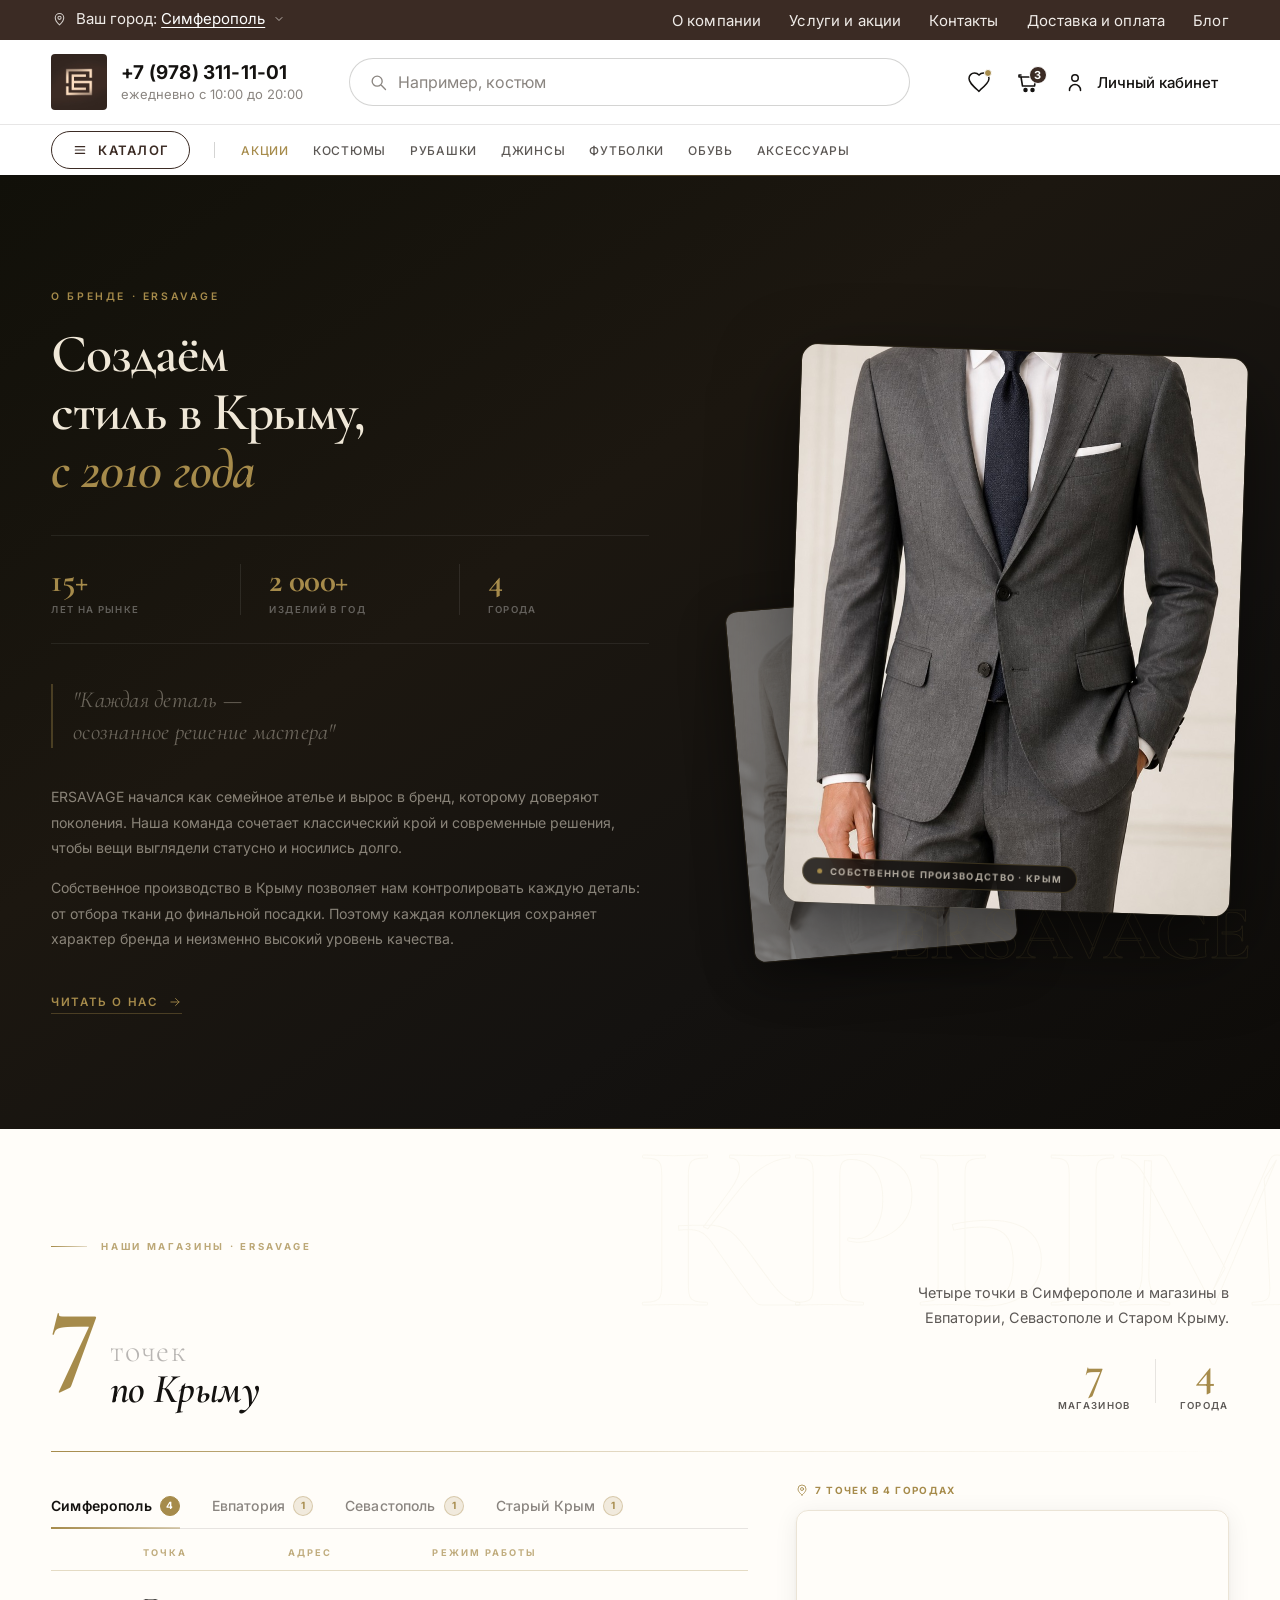
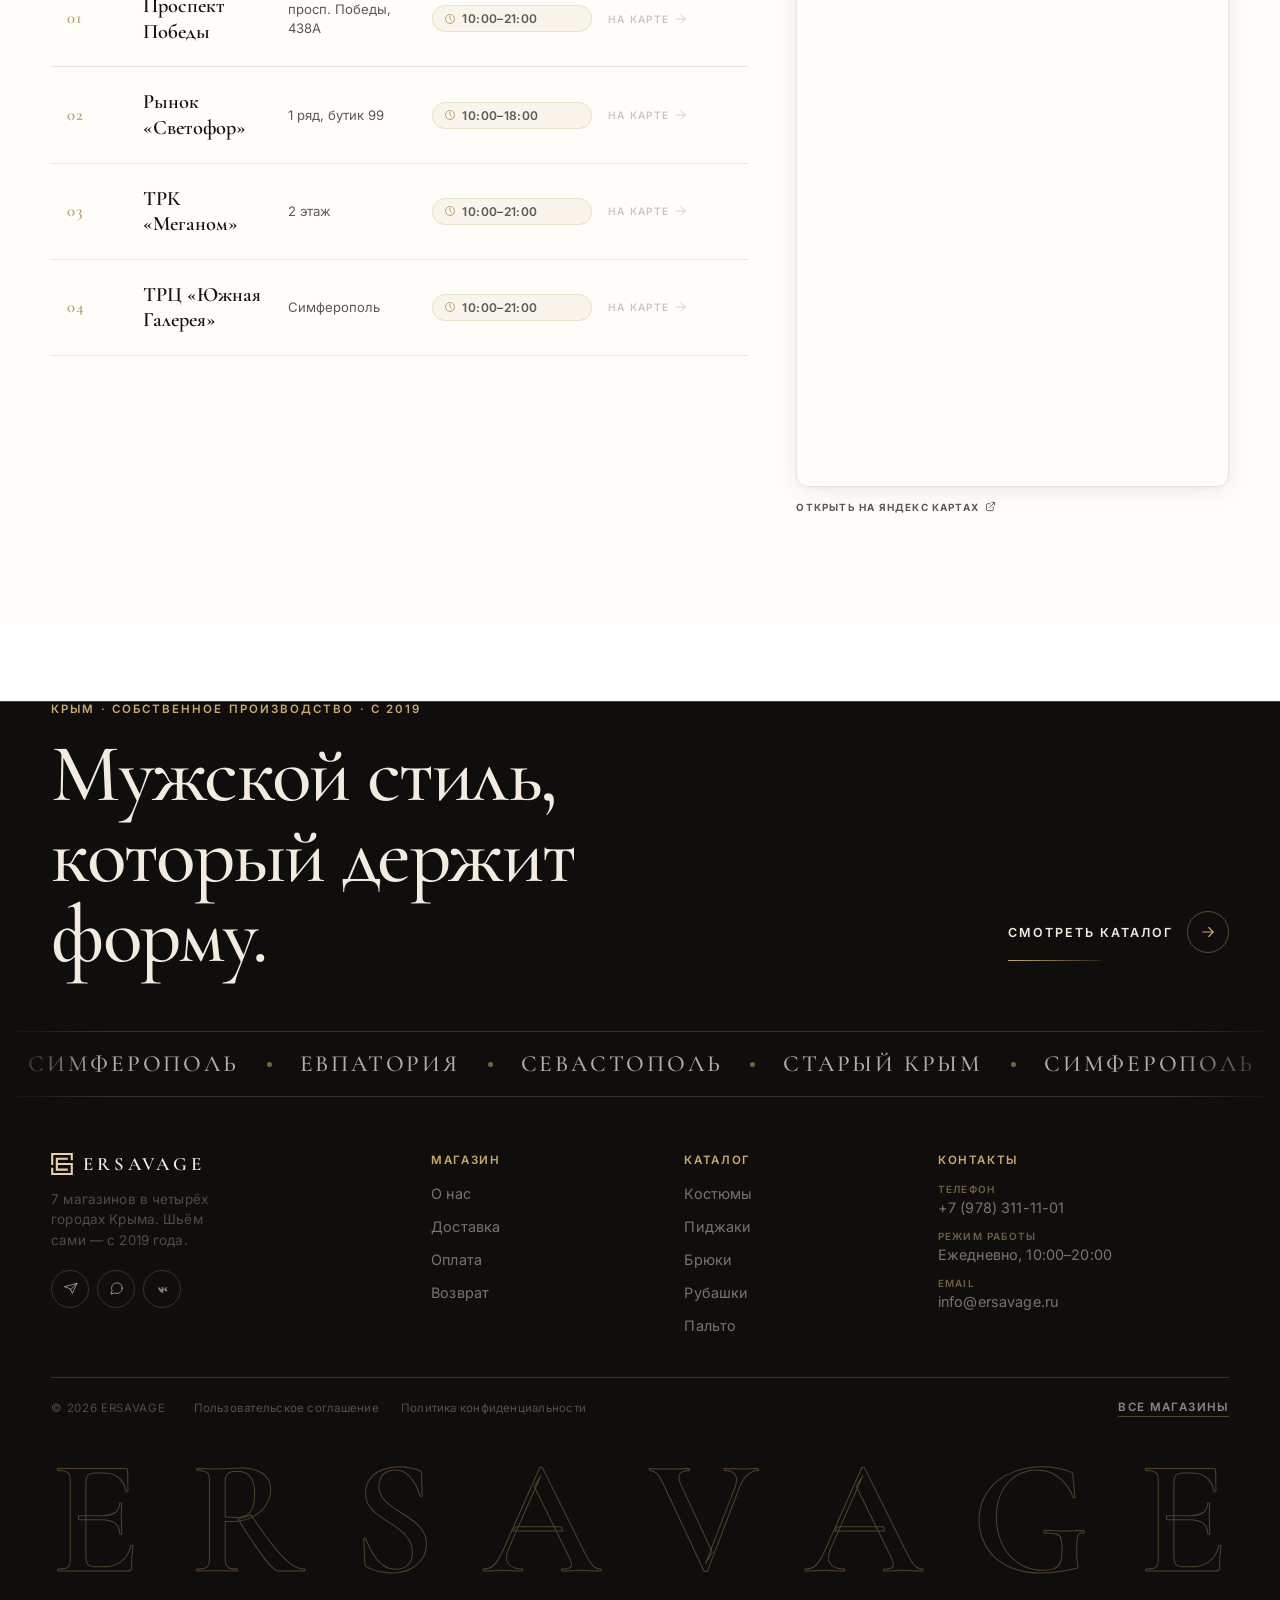
<file: contacts.html>
<!DOCTYPE html>
<html lang="ru">
<head>
  <meta charset="UTF-8">
  <meta name="viewport" content="width=device-width, initial-scale=1.0">
  <title>Контакты — ERSAVAGE | Магазины в Крыму</title>
  <meta name="description" content="Контакты ERSAVAGE: 7 магазинов в Симферополе, Евпатории, Севастополе и Старом Крыму. О бренде, адреса, режим работы. ☎ +7 (978) 311-11-01">
  <link rel="canonical" href="https://ersavage.ru/contacts.html">
  <meta property="og:type" content="website">
  <meta property="og:title" content="Контакты — ERSAVAGE">
  <meta property="og:description" content="7 магазинов в Крыму. Адреса, режим работы, карта. Собственное производство мужской одежды.">
  <meta property="og:url" content="https://ersavage.ru/contacts.html">
  <meta property="og:locale" content="ru_RU">
  <link rel="icon" type="image/svg+xml" href="img/favicon.svg">
  <link rel="apple-touch-icon" href="img/logo.jpg">
  <link rel="preconnect" href="https://fonts.googleapis.com">
  <link rel="preconnect" href="https://fonts.gstatic.com" crossorigin>
  <link href="https://fonts.googleapis.com/css2?family=Cormorant+Garamond:wght@500;600;700&family=Inter:wght@400;500;600;700&display=swap" rel="stylesheet">
  <link rel="stylesheet" href="css/style.css">
</head>
<body>
  <a class="skip-link" href="#main-content">Перейти к содержимому</a>
  <header class="site-header" id="siteHeader">
    <div class="header-utility">
      <div class="container header-utility-inner">
        <div class="header-city-picker-wrap" id="cityPickerWrap">
          <button type="button" class="header-city-picker" id="cityPickerBtn" aria-haspopup="listbox" aria-expanded="false" aria-label="Выбрать город">
            <span class="header-utility-icon" aria-hidden="true">
              <svg viewBox="0 0 24 24" focusable="false">
                <path fill="none" stroke="currentColor" stroke-width="1.5" stroke-linecap="round" stroke-linejoin="round" d="M12 21s-6-5.2-6-10a6 6 0 1112 0c0 4.8-6 10-6 10z"></path>
                <circle cx="12" cy="11" r="2.25" fill="none" stroke="currentColor" stroke-width="1.5"></circle>
              </svg>
            </span>
            <span class="header-city-label">Ваш город: <span class="header-city-name" id="cityPickerName">Симферополь</span></span>
            <span class="header-city-chevron" aria-hidden="true">
              <svg viewBox="0 0 24 24" width="12" height="12" focusable="false">
                <path fill="none" stroke="currentColor" stroke-width="2" stroke-linecap="round" stroke-linejoin="round" d="M6 9l6 6 6-6"></path>
              </svg>
            </span>
          </button>
          <ul class="header-city-dropdown" id="cityPickerDropdown" role="listbox" aria-label="Выберите город">
            <li role="option" aria-selected="true"  data-city="Симферополь">Симферополь</li>
            <li role="option" aria-selected="false" data-city="Евпатория">Евпатория</li>
            <li role="option" aria-selected="false" data-city="Севастополь">Севастополь</li>
            <li role="option" aria-selected="false" data-city="Старый Крым">Старый Крым</li>
          </ul>
        </div>
        <nav class="header-utility-nav" aria-label="Информация о компании">
          <a class="header-utility-nav-link" href="#about">О компании</a>
          <a class="header-utility-nav-link" href="sales.html">Услуги и акции</a>
          <a class="header-utility-nav-link" href="contacts.html" aria-current="page">Контакты</a>
          <a class="header-utility-nav-link" href="#">Доставка и оплата</a>
          <a class="header-utility-nav-link" href="#">Блог</a>
        </nav>
      </div>
    </div>

    <div class="header-main">
      <div class="container header-main-inner">

        <a class="header-logo" href="index.html" aria-label="ERSAVAGE — на главную">
          <img src="img/logo.jpg" alt="ERSAVAGE" width="48" height="48">
        </a>

        <div class="header-contact">
          <a class="header-contact-phone" href="tel:+79783111101">+7 (978) 311-11-01</a>
          <span class="header-contact-hours">ежедневно с 10:00 до 20:00</span>
        </div>

        <form class="header-search" role="search" action="#" method="get">
          <span class="header-search-icon" aria-hidden="true">
            <svg viewBox="0 0 24 24" focusable="false">
              <circle cx="11" cy="11" r="6" fill="none" stroke="currentColor" stroke-width="1.6"></circle>
              <path d="M16 16L21 21" fill="none" stroke="currentColor" stroke-width="1.6" stroke-linecap="round"></path>
            </svg>
          </span>
          <label class="sr-only" for="headerSearchInput">Поиск по каталогу</label>
          <input id="headerSearchInput" type="search" name="q" placeholder="Например, костюм" autocomplete="off">
        </form>

        <div class="header-actions">
          <button type="button" class="header-action header-wishlist-btn" aria-label="Избранное">
            <span class="wishlist-badge" aria-hidden="true"></span>
            <svg viewBox="0 0 24 24" aria-hidden="true" focusable="false">
              <path d="M12 21.35l-1.45-1.32C5.4 15.36 2 12.28 2 8.5 2 5.42 4.42 3 7.5 3c1.74 0 3.41.81 4.5 2.09C13.09 3.81 14.76 3 16.5 3 19.58 3 22 5.42 22 8.5c0 3.78-3.4 6.86-8.55 11.18L12 21.35z" fill="none" stroke="currentColor" stroke-width="1.5" stroke-linejoin="round"></path>
            </svg>
          </button>
          <a href="#" class="header-action header-cart-link" aria-label="Корзина, 3 товара">
            <span class="cart-badge">3</span>
            <svg viewBox="0 0 24 24" aria-hidden="true" focusable="false">
              <path d="M6 7h15l-1.5 9h-12L6 7z" fill="none" stroke="currentColor" stroke-width="1.6" stroke-linejoin="round"></path>
              <path d="M6 7H4V5h2" fill="none" stroke="currentColor" stroke-width="1.6" stroke-linecap="round"></path>
              <circle cx="10.5" cy="20" r="1.5" fill="currentColor"></circle>
              <circle cx="17.5" cy="20" r="1.5" fill="currentColor"></circle>
            </svg>
          </a>
          <a href="#" class="header-action header-account-link">
            <svg viewBox="0 0 24 24" aria-hidden="true" focusable="false">
              <circle cx="12" cy="8" r="3.25" fill="none" stroke="currentColor" stroke-width="1.5"></circle>
              <path d="M6.5 20.5v-.5a5.5 5.5 0 0111 0v.5" fill="none" stroke="currentColor" stroke-width="1.5" stroke-linecap="round"></path>
            </svg>
            <span>Личный кабинет</span>
          </a>
          <button
            type="button"
            class="header-action header-menu-btn"
            data-header-menu
            aria-expanded="false"
            aria-controls="headerMobileDrawer"
            aria-label="Открыть меню"
          >
            <svg class="header-menu-icon" viewBox="0 0 24 24" aria-hidden="true" focusable="false">
              <path d="M5 7h14M5 12h14M5 17h14" fill="none" stroke="currentColor" stroke-width="1.6" stroke-linecap="round"></path>
            </svg>
            <svg class="header-menu-close-icon" viewBox="0 0 24 24" aria-hidden="true" focusable="false">
              <path d="M6 6l12 12M18 6L6 18" fill="none" stroke="currentColor" stroke-width="1.6" stroke-linecap="round"></path>
            </svg>
          </button>
        </div>

      </div>
    </div>

    <div class="header-subnav" aria-label="Категории каталога">
      <div class="header-subnav-bg" aria-hidden="true"></div>
      <div class="container header-subnav-inner">
        <button type="button" class="header-catalog-btn" data-header-menu aria-label="Открыть каталог">
          <svg viewBox="0 0 24 24" aria-hidden="true" focusable="false">
            <path d="M5 7h14M5 12h14M5 17h14" fill="none" stroke="currentColor" stroke-width="1.8" stroke-linecap="round"></path>
          </svg>
          Каталог
        </button>
        <nav class="subnav-links" aria-label="Направления">
          <a href="sales.html">Акции</a>
          <a href="suits.html">Костюмы</a>
          <a href="#">Рубашки</a>
          <a href="#">Джинсы</a>
          <a href="#">Футболки</a>
          <a href="#">Обувь</a>
          <a href="#">Аксессуары</a>
        </nav>
      </div>
    </div>

    <div
      class="header-mobile-drawer"
      id="headerMobileDrawer"
      aria-hidden="true"
      aria-label="Навигация по сайту"
    >
      <button type="button" class="header-mobile-drawer-backdrop" data-header-menu-close aria-label="Закрыть меню"></button>
      <div class="header-mobile-drawer-panel" role="dialog" aria-modal="true" aria-label="Меню">
        <div class="header-mobile-drawer-head">
          <p class="header-mobile-drawer-title">Меню</p>
          <button type="button" class="header-mobile-drawer-close" data-header-menu-close aria-label="Закрыть меню">
            <svg viewBox="0 0 24 24" aria-hidden="true" focusable="false">
              <path d="M6 6l12 12M18 6L6 18" fill="none" stroke="currentColor" stroke-width="1.6" stroke-linecap="round"></path>
            </svg>
          </button>
        </div>

        <a href="#new" class="header-mobile-catalog-link">
          <svg viewBox="0 0 24 24" aria-hidden="true" focusable="false">
            <path d="M5 7h14M5 12h14M5 17h14" fill="none" stroke="currentColor" stroke-width="1.6" stroke-linecap="round"></path>
          </svg>
          Каталог
        </a>

        <nav class="header-mobile-nav" aria-label="Категории">
          <a href="sales.html">Акции</a>
          <a href="#">Новинки</a>
          <a href="suits.html">Костюмы</a>
          <a href="#">Рубашки</a>
          <a href="#">Джинсы</a>
          <a href="#">Футболки</a>
          <a href="#">Аксессуары</a>
        </nav>

        <div class="header-mobile-divider" aria-hidden="true"></div>

        <nav class="header-mobile-nav header-mobile-nav--utility" aria-label="Сервисная навигация">
          <a href="#about">О компании</a>
          <a href="contacts.html" aria-current="page">Контакты</a>
          <a href="#">Услуги и акции</a>
          <a href="#">Доставка и оплата</a>
          <a href="#">Блог</a>
        </nav>

        <div class="header-mobile-footer">
          <a class="header-mobile-phone" href="tel:+79783111101">+7 (978) 311-11-01</a>
          <p class="header-mobile-phone-hours">ежедневно с 10:00 до 20:00</p>
        </div>
      </div>
    </div>
  </header>

  <main id="main-content">
    <section class="about reveal" id="about" aria-labelledby="aboutTitle">
      <div class="about-inner">


        <div class="container">
          <div class="about-layout">

            <div class="about-left">
              <p class="about-label">О бренде · ERSAVAGE</p>
              <h2 class="about-heading" id="aboutTitle">
                Создаём<br>стиль в Крыму,<br><em>с 2010 года</em>
              </h2>

              <div class="about-stats" aria-label="Цифры бренда">
                <div class="about-stat">
                  <span class="about-stat-num">15+</span>
                  <span class="about-stat-text">лет на рынке</span>
                </div>
                <div class="about-stat">
                  <span class="about-stat-num">2 000+</span>
                  <span class="about-stat-text">изделий в год</span>
                </div>
                <div class="about-stat">
                  <span class="about-stat-num">4</span>
                  <span class="about-stat-text">города</span>
                </div>
              </div>

              <p class="about-pullquote">"Каждая деталь —<br>осознанное решение мастера"</p>

              <div class="about-body">
                <p>ERSAVAGE начался как семейное ателье и вырос в бренд, которому доверяют поколения. Наша команда сочетает классический крой и современные решения, чтобы вещи выглядели статусно и носились долго.</p>
                <p>Собственное производство в Крыму позволяет нам контролировать каждую деталь: от отбора ткани до финальной посадки. Поэтому каждая коллекция сохраняет характер бренда и неизменно высокий уровень качества.</p>
              </div>

              <a class="about-cta" href="#">
                Читать о нас
                <svg viewBox="0 0 24 24" width="14" height="14" fill="none" stroke="currentColor" stroke-width="1.5" stroke-linecap="round" stroke-linejoin="round" aria-hidden="true" focusable="false">
                  <path d="M5 12h14M13 6l6 6-6 6"/>
                </svg>
              </a>
            </div>

            <div class="about-right">
              <div class="about-img-stack">
                <!-- Второе фото: приглушённое, за главным -->
                <div class="about-img-back" aria-hidden="true">
                  <img src="img/product-jacket-linen.jpg" alt="" loading="lazy">
                </div>
                <!-- Главное фото -->
                <div class="about-img-frame">
                  <img
                    src="img/product-suit-classic.jpg"
                    alt="Собственное производство ERSAVAGE в Крыму"
                    loading="lazy"
                  >
                  <span class="about-img-tag" aria-hidden="true">Собственное производство · Крым</span>
                </div>
              </div>
              <span class="about-img-deco" aria-hidden="true">ERSAVAGE</span>
            </div>

          </div>
        </div>
      </div>
    </section>

    <section class="stores-section section reveal" id="stores" aria-labelledby="storesTitle">
      <svg class="stores-sprite" xmlns="http://www.w3.org/2000/svg" aria-hidden="true" focusable="false">
        <symbol id="icon-clock" viewBox="0 0 24 24">
          <circle cx="12" cy="12" r="9" fill="none" stroke="currentColor" stroke-width="1.5"></circle>
          <path d="M12 7v5l3 3" fill="none" stroke="currentColor" stroke-width="1.5" stroke-linecap="round" stroke-linejoin="round"></path>
        </symbol>
        <symbol id="icon-arrow-right" viewBox="0 0 24 24">
          <path d="M5 12h14M12 5l7 7-7 7" fill="none" stroke="currentColor" stroke-width="1.5" stroke-linecap="round" stroke-linejoin="round"></path>
        </symbol>
      </svg>

      <div class="container">

        <!-- Header -->
        <div class="stores-header">
          <div class="stores-eyebrow-row">
            <span class="stores-eyebrow-bar" aria-hidden="true"></span>
            <p class="stores-eyebrow">Наши магазины · ERSAVAGE</p>
          </div>
          <div class="stores-title-row">
            <h2 id="storesTitle" class="stores-heading">
              <span class="stores-h-count">7</span>
              <span class="stores-h-words">
                <span class="stores-h-thin">точек</span>
                <em class="stores-h-em">по Крыму</em>
              </span>
            </h2>
            <div class="stores-header-meta">
              <p class="stores-intro">Четыре точки в Симферополе и магазины в Евпатории, Севастополе и Старом Крыму.</p>
              <div class="stores-stats-inline" aria-hidden="true">
                <div class="stores-stat">
                  <span class="stores-stat-num">7</span>
                  <span class="stores-stat-label">магазинов</span>
                </div>
                <div class="stores-divider"></div>
                <div class="stores-stat">
                  <span class="stores-stat-num">4</span>
                  <span class="stores-stat-label">города</span>
                </div>
              </div>
            </div>
          </div>
          <div class="stores-header-rule" aria-hidden="true"></div>
        </div>

        <!-- Two-column body: directory + map -->
        <div class="stores-body">

        <!-- LEFT: tabs + panels -->
        <div class="stores-body-left">

        <!-- City tabs -->
        <div class="stores-tabs" role="tablist" aria-label="Выбор города">
          <button class="stores-tab is-active" type="button" role="tab" aria-selected="true" data-stores-tab="simf" aria-controls="panel-simf">
            Симферополь <span class="stores-tab-count" aria-label="4 магазина">4</span>
          </button>
          <button class="stores-tab" type="button" role="tab" aria-selected="false" data-stores-tab="evp" aria-controls="panel-evp">
            Евпатория <span class="stores-tab-count" aria-label="1 магазин">1</span>
          </button>
          <button class="stores-tab" type="button" role="tab" aria-selected="false" data-stores-tab="sev" aria-controls="panel-sev">
            Севастополь <span class="stores-tab-count" aria-label="1 магазин">1</span>
          </button>
          <button class="stores-tab" type="button" role="tab" aria-selected="false" data-stores-tab="stk" aria-controls="panel-stk">
            Старый Крым <span class="stores-tab-count" aria-label="1 магазин">1</span>
          </button>
        </div>

        <!-- Panels -->
        <div class="stores-panels">

          <!-- Симферополь: directory table -->
          <div class="stores-panel is-active" id="panel-simf" data-stores-panel="simf" role="tabpanel">
            <div class="stores-directory">
              <div class="stores-dir-labels" aria-hidden="true">
                <span></span>
                <span>Точка</span>
                <span>Адрес</span>
                <span>Режим работы</span>
                <span></span>
              </div>

              <article class="store-row">
                <span class="store-row-num" aria-hidden="true">01</span>
                <p class="store-row-name">Проспект Победы</p>
                <p class="store-row-addr">просп. Победы, 438А</p>
                <span class="store-row-hours">
                  <svg width="12" height="12" focusable="false" aria-hidden="true"><use href="#icon-clock"></use></svg>
                  10:00–21:00
                </span>
                <a class="store-row-map" href="#" aria-label="Открыть Проспект Победы на карте">
                  На карте
                  <svg width="14" height="14" focusable="false" aria-hidden="true"><use href="#icon-arrow-right"></use></svg>
                </a>
              </article>

              <article class="store-row">
                <span class="store-row-num" aria-hidden="true">02</span>
                <p class="store-row-name">Рынок «Светофор»</p>
                <p class="store-row-addr">1 ряд, бутик 99</p>
                <span class="store-row-hours">
                  <svg width="12" height="12" focusable="false" aria-hidden="true"><use href="#icon-clock"></use></svg>
                  10:00–18:00
                </span>
                <a class="store-row-map" href="#" aria-label="Открыть Рынок «Светофор» на карте">
                  На карте
                  <svg width="14" height="14" focusable="false" aria-hidden="true"><use href="#icon-arrow-right"></use></svg>
                </a>
              </article>

              <article class="store-row">
                <span class="store-row-num" aria-hidden="true">03</span>
                <p class="store-row-name">ТРК «Меганом»</p>
                <p class="store-row-addr">2 этаж</p>
                <span class="store-row-hours">
                  <svg width="12" height="12" focusable="false" aria-hidden="true"><use href="#icon-clock"></use></svg>
                  10:00–21:00
                </span>
                <a class="store-row-map" href="#" aria-label="Открыть ТРК «Меганом» на карте">
                  На карте
                  <svg width="14" height="14" focusable="false" aria-hidden="true"><use href="#icon-arrow-right"></use></svg>
                </a>
              </article>

              <article class="store-row">
                <span class="store-row-num" aria-hidden="true">04</span>
                <p class="store-row-name">ТРЦ «Южная Галерея»</p>
                <p class="store-row-addr">Симферополь</p>
                <span class="store-row-hours">
                  <svg width="12" height="12" focusable="false" aria-hidden="true"><use href="#icon-clock"></use></svg>
                  10:00–21:00
                </span>
                <a class="store-row-map" href="#" aria-label="Открыть ТРЦ «Южная Галерея» на карте">
                  На карте
                  <svg width="14" height="14" focusable="false" aria-hidden="true"><use href="#icon-arrow-right"></use></svg>
                </a>
              </article>
            </div>
          </div>

          <!-- Евпатория: featured card -->
          <div class="stores-panel" id="panel-evp" data-stores-panel="evp" role="tabpanel">
            <article class="store-featured">
              <span class="store-row-num" aria-hidden="true">01</span>
              <div class="store-featured-body">
                <p class="store-row-name">ТЦ «Т-центр»</p>
                <p class="store-row-addr">2 этаж, Евпатория</p>
              </div>
              <span class="store-row-hours">
                <svg width="12" height="12" focusable="false" aria-hidden="true"><use href="#icon-clock"></use></svg>
                10:00–20:00
              </span>
              <a class="store-map-link-btn" href="#" aria-label="Открыть ТЦ «Т-центр» на карте">
                На карте
                <svg width="14" height="14" focusable="false" aria-hidden="true"><use href="#icon-arrow-right"></use></svg>
              </a>
            </article>
          </div>

          <!-- Севастополь: featured card -->
          <div class="stores-panel" id="panel-sev" data-stores-panel="sev" role="tabpanel">
            <article class="store-featured">
              <span class="store-row-num" aria-hidden="true">01</span>
              <div class="store-featured-body">
                <p class="store-row-name">ТЦ «Муссон»</p>
                <p class="store-row-addr">правое крыло, Севастополь</p>
              </div>
              <span class="store-row-hours">
                <svg width="12" height="12" focusable="false" aria-hidden="true"><use href="#icon-clock"></use></svg>
                10:00–21:00
              </span>
              <a class="store-map-link-btn" href="#" aria-label="Открыть ТЦ «Муссон» на карте">
                На карте
                <svg width="14" height="14" focusable="false" aria-hidden="true"><use href="#icon-arrow-right"></use></svg>
              </a>
            </article>
          </div>

          <!-- Старый Крым: featured card -->
          <div class="stores-panel" id="panel-stk" data-stores-panel="stk" role="tabpanel">
            <article class="store-featured">
              <span class="store-row-num" aria-hidden="true">01</span>
              <div class="store-featured-body">
                <p class="store-row-name">ул. Чапаева</p>
                <p class="store-row-addr">ул. Чапаева, 2, Старый Крым</p>
              </div>
              <span class="store-row-hours">
                <svg width="12" height="12" focusable="false" aria-hidden="true"><use href="#icon-clock"></use></svg>
                10:00–21:00
              </span>
              <a class="store-map-link-btn" href="#" aria-label="Открыть ул. Чапаева на карте">
                На карте
                <svg width="14" height="14" focusable="false" aria-hidden="true"><use href="#icon-arrow-right"></use></svg>
              </a>
            </article>
          </div>

        </div><!-- /.stores-panels -->

        </div><!-- /.stores-body-left -->

        <!-- RIGHT: sticky map -->
        <div class="stores-body-right">
          <div class="stores-map-wrap">
            <p class="stores-map-eyebrow">
              <svg viewBox="0 0 24 24" width="12" height="12" fill="none" stroke="currentColor" stroke-width="1.7" stroke-linecap="round" stroke-linejoin="round" aria-hidden="true"><path d="M12 22s-8-5.8-8-12a8 8 0 0116 0c0 6.2-8 12-8 12z"/><circle cx="12" cy="10" r="3"/></svg>
              7 точек в 4 городах
            </p>
            <div class="stores-map">
              <iframe
                src="https://yandex.ru/map-widget/v1/?ll=34.1690%2C45.0334&z=8&l=map&mode=whatshere&theme=light"
                width="100%"
                height="100%"
                frameborder="0"
                loading="lazy"
                allowfullscreen
                title="Карта магазинов ERSAVAGE в Крыму"
                style="border:none;"
              ></iframe>
            </div>
            <a class="stores-map-open" href="https://yandex.ru/maps/?text=ERSAVAGE+Крым" target="_blank" rel="noopener noreferrer">
              Открыть на Яндекс Картах
              <svg viewBox="0 0 24 24" width="11" height="11" fill="none" stroke="currentColor" stroke-width="2" stroke-linecap="round" stroke-linejoin="round" aria-hidden="true"><path d="M18 13v6a2 2 0 01-2 2H5a2 2 0 01-2-2V8a2 2 0 012-2h6"/><polyline points="15 3 21 3 21 9"/><line x1="10" y1="14" x2="21" y2="3"/></svg>
            </a>
          </div>
        </div><!-- /.stores-body-right -->

        </div><!-- /.stores-body -->
      </div>
    </section>
  </main>

  <footer class="site-footer" id="footer">

    <div class="container footer-inner">
      <div class="footer-statement">
        <div class="footer-statement-text">
          <p class="footer-eyebrow">Крым · собственное производство · с 2019</p>
          <h2 class="footer-title">Мужской стиль,<br>который держит форму.</h2>
        </div>
        <a href="suits.html" class="footer-cta">
          <span class="footer-cta-label">Смотреть каталог</span>
          <span class="footer-cta-arrow" aria-hidden="true">
            <svg viewBox="0 0 24 24" width="18" height="18" fill="none" stroke="currentColor" stroke-width="1.5" stroke-linecap="round" stroke-linejoin="round"><path d="M5 12h14M13 6l6 6-6 6"/></svg>
          </span>
        </a>
      </div>

      <div class="footer-cities" aria-label="Города присутствия">
        <div class="footer-cities-track">
          <span class="footer-city">Симферополь</span><span class="footer-cities-sep" aria-hidden="true"></span>
          <span class="footer-city">Евпатория</span><span class="footer-cities-sep" aria-hidden="true"></span>
          <span class="footer-city">Севастополь</span><span class="footer-cities-sep" aria-hidden="true"></span>
          <span class="footer-city">Старый Крым</span><span class="footer-cities-sep" aria-hidden="true"></span>
          <span class="footer-city">Симферополь</span><span class="footer-cities-sep" aria-hidden="true"></span>
          <span class="footer-city">Евпатория</span><span class="footer-cities-sep" aria-hidden="true"></span>
          <span class="footer-city">Севастополь</span><span class="footer-cities-sep" aria-hidden="true"></span>
          <span class="footer-city">Старый Крым</span><span class="footer-cities-sep" aria-hidden="true"></span>
          <span class="footer-city" aria-hidden="true">Симферополь</span><span class="footer-cities-sep" aria-hidden="true"></span>
          <span class="footer-city" aria-hidden="true">Евпатория</span><span class="footer-cities-sep" aria-hidden="true"></span>
          <span class="footer-city" aria-hidden="true">Севастополь</span><span class="footer-cities-sep" aria-hidden="true"></span>
          <span class="footer-city" aria-hidden="true">Старый Крым</span><span class="footer-cities-sep" aria-hidden="true"></span>
          <span class="footer-city" aria-hidden="true">Симферополь</span><span class="footer-cities-sep" aria-hidden="true"></span>
          <span class="footer-city" aria-hidden="true">Евпатория</span><span class="footer-cities-sep" aria-hidden="true"></span>
          <span class="footer-city" aria-hidden="true">Севастополь</span><span class="footer-cities-sep" aria-hidden="true"></span>
          <span class="footer-city" aria-hidden="true">Старый Крым</span><span class="footer-cities-sep" aria-hidden="true"></span>
        </div>
      </div>

      <div class="footer-grid">
        <div class="footer-brand-block">
          <a class="footer-logo" href="index.html" aria-label="ERSAVAGE — на главную">
            <img src="img/logo.svg" alt="" width="22" height="22" aria-hidden="true">
            <span>ERSAVAGE</span>
          </a>
          <p class="footer-brand-note">7 магазинов в четырёх городах Крыма. Шьём сами — с 2019 года.</p>
          <div class="footer-social" aria-label="Социальные сети">
            <a href="#" class="footer-social-link" rel="noopener noreferrer" aria-label="Telegram">
              <svg width="15" height="15" viewBox="0 0 24 24" fill="none" stroke="currentColor" stroke-width="1.6" stroke-linecap="round" stroke-linejoin="round" aria-hidden="true"><path d="M22 4L11.5 14.5M22 4l-7 16-3.5-7.5L2 9l20-5z"/></svg>
            </a>
            <a href="#" class="footer-social-link" rel="noopener noreferrer" aria-label="WhatsApp">
              <svg width="15" height="15" viewBox="0 0 24 24" fill="none" stroke="currentColor" stroke-width="1.6" stroke-linecap="round" stroke-linejoin="round" aria-hidden="true"><path d="M21 11.5a8.38 8.38 0 0 1-.9 3.8 8.5 8.5 0 0 1-7.6 4.7 8.38 8.38 0 0 1-3.8-.9L3 21l1.9-5.7a8.38 8.38 0 0 1-.9-3.8 8.5 8.5 0 0 1 4.7-7.6 8.38 8.38 0 0 1 3.8-.9h.5a8.48 8.48 0 0 1 8 8v.5z"/></svg>
            </a>
            <a href="#" class="footer-social-link" rel="noopener noreferrer" aria-label="ВКонтакте">
              <svg width="15" height="15" viewBox="0 0 24 24" fill="currentColor" aria-hidden="true"><path d="M12.785 16.241s.288-.032.436-.194c.136-.148.132-.427.132-.427s-.02-1.304.587-1.496c.598-.186 1.364 1.26 2.175 1.816.616.422 1.084.33 1.084.33l2.175-.03s1.137-.071.598-.964c-.044-.073-.314-.658-1.617-1.862-1.366-1.262-1.183-.528.462-1.616.998-.674 1.396-1.086 1.27-1.262-.116-.163-.833-.12-.833-.12l-2.37.015s-.176-.024-.306.052c-.12.071-.197.234-.197.234s-.353.944-.82 1.748c-.988 1.674-1.384 1.762-1.547 1.658-.376-.24-.282-.966-.282-1.484 0-1.612.244-2.284-.476-2.456-.238-.057-.413-.095-1.023-.101-.782-.008-1.444.003-1.818.188-.252.126-.446.407-.328.423.146.02.477.09.652.33.226.31.218 1.005.218 1.005s.13 1.92-.302 2.158c-.297.163-.704-.169-1.578-1.686-.447-.776-.784-1.634-.784-1.634s-.065-.16-.182-.246c-.141-.103-.338-.136-.338-.136l-2.254.015s-.338.01-.462.155c-.11.13-.008.4-.008.4s1.77 4.14 3.773 6.23c1.836 1.914 3.923 1.787 3.923 1.787h.942z"/></svg>
            </a>
          </div>
        </div>

        <nav class="footer-col" aria-label="Магазин">
          <p class="footer-col-heading">Магазин</p>
          <ul>
            <li><a href="#about">О нас</a></li>
            <li><a href="#">Доставка</a></li>
            <li><a href="#">Оплата</a></li>
            <li><a href="#">Возврат</a></li>
          </ul>
        </nav>

        <nav class="footer-col" aria-label="Каталог">
          <p class="footer-col-heading">Каталог</p>
          <ul>
            <li><a href="suits.html">Костюмы</a></li>
            <li><a href="index.html#categories">Пиджаки</a></li>
            <li><a href="index.html#categories">Брюки</a></li>
            <li><a href="index.html#categories">Рубашки</a></li>
            <li><a href="index.html#categories">Пальто</a></li>
          </ul>
        </nav>

        <div class="footer-contacts">
          <p class="footer-col-heading">Контакты</p>
          <ul class="footer-contacts-list">
            <li>
              <span class="footer-contact-label">Телефон</span>
              <a href="tel:+79783111101">+7 (978) 311-11-01</a>
            </li>
            <li>
              <span class="footer-contact-label">Режим работы</span>
              <span>Ежедневно, 10:00–20:00</span>
            </li>
            <li>
              <span class="footer-contact-label">Email</span>
              <a href="mailto:info@ersavage.ru">info@ersavage.ru</a>
            </li>
          </ul>
        </div>
      </div>

      <div class="footer-bottom">
        <span class="footer-copy">© 2026 ERSAVAGE</span>
        <div class="footer-legal">
          <a href="#">Пользовательское соглашение</a>
          <a href="#">Политика конфиденциальности</a>
        </div>
        <a href="#stores" class="footer-stores-link">Все магазины</a>
      </div>
    </div>

    <div class="footer-wordmark" aria-hidden="true">
      <div class="footer-wordmark-text">
        <span>E</span><span>R</span><span>S</span><span>A</span><span>V</span><span>A</span><span>G</span><span>E</span>
      </div>
    </div>
  </footer>

  <script src="js/main.js"></script>
</body>
</html>
</file>
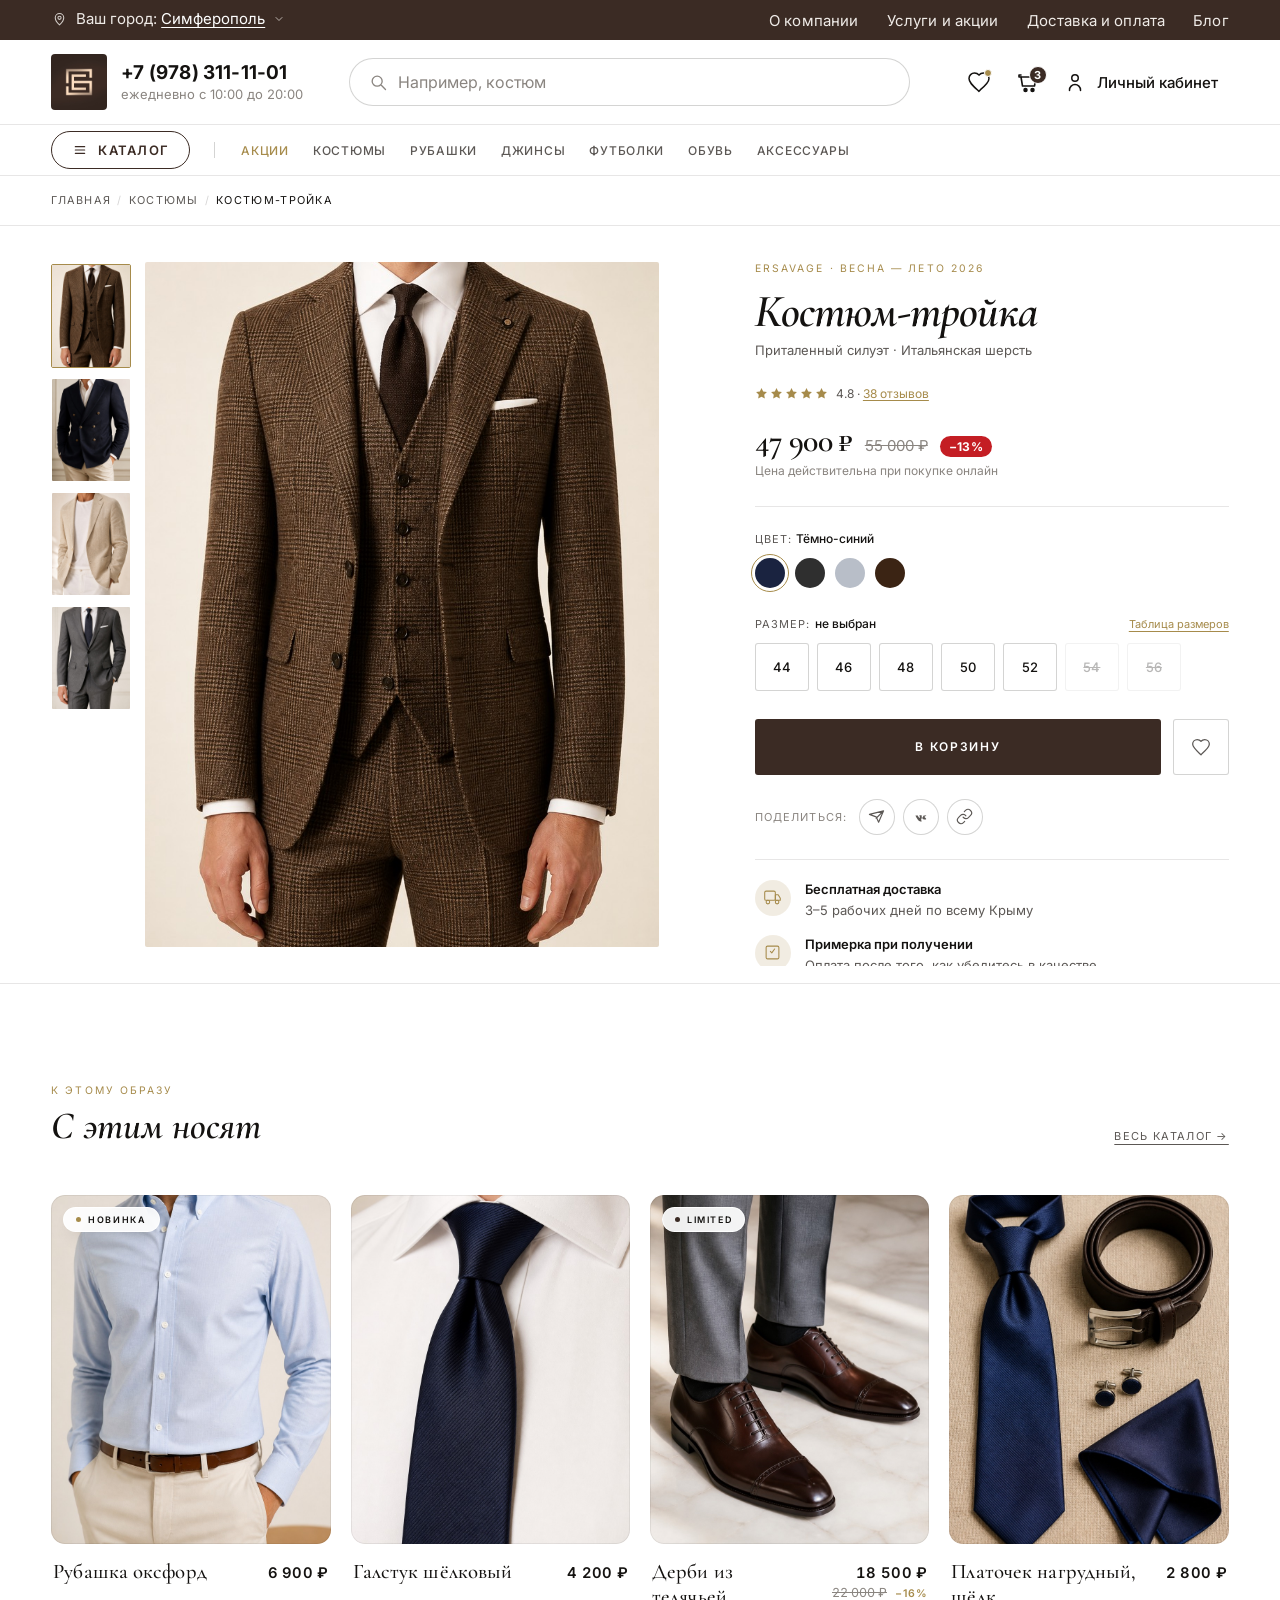
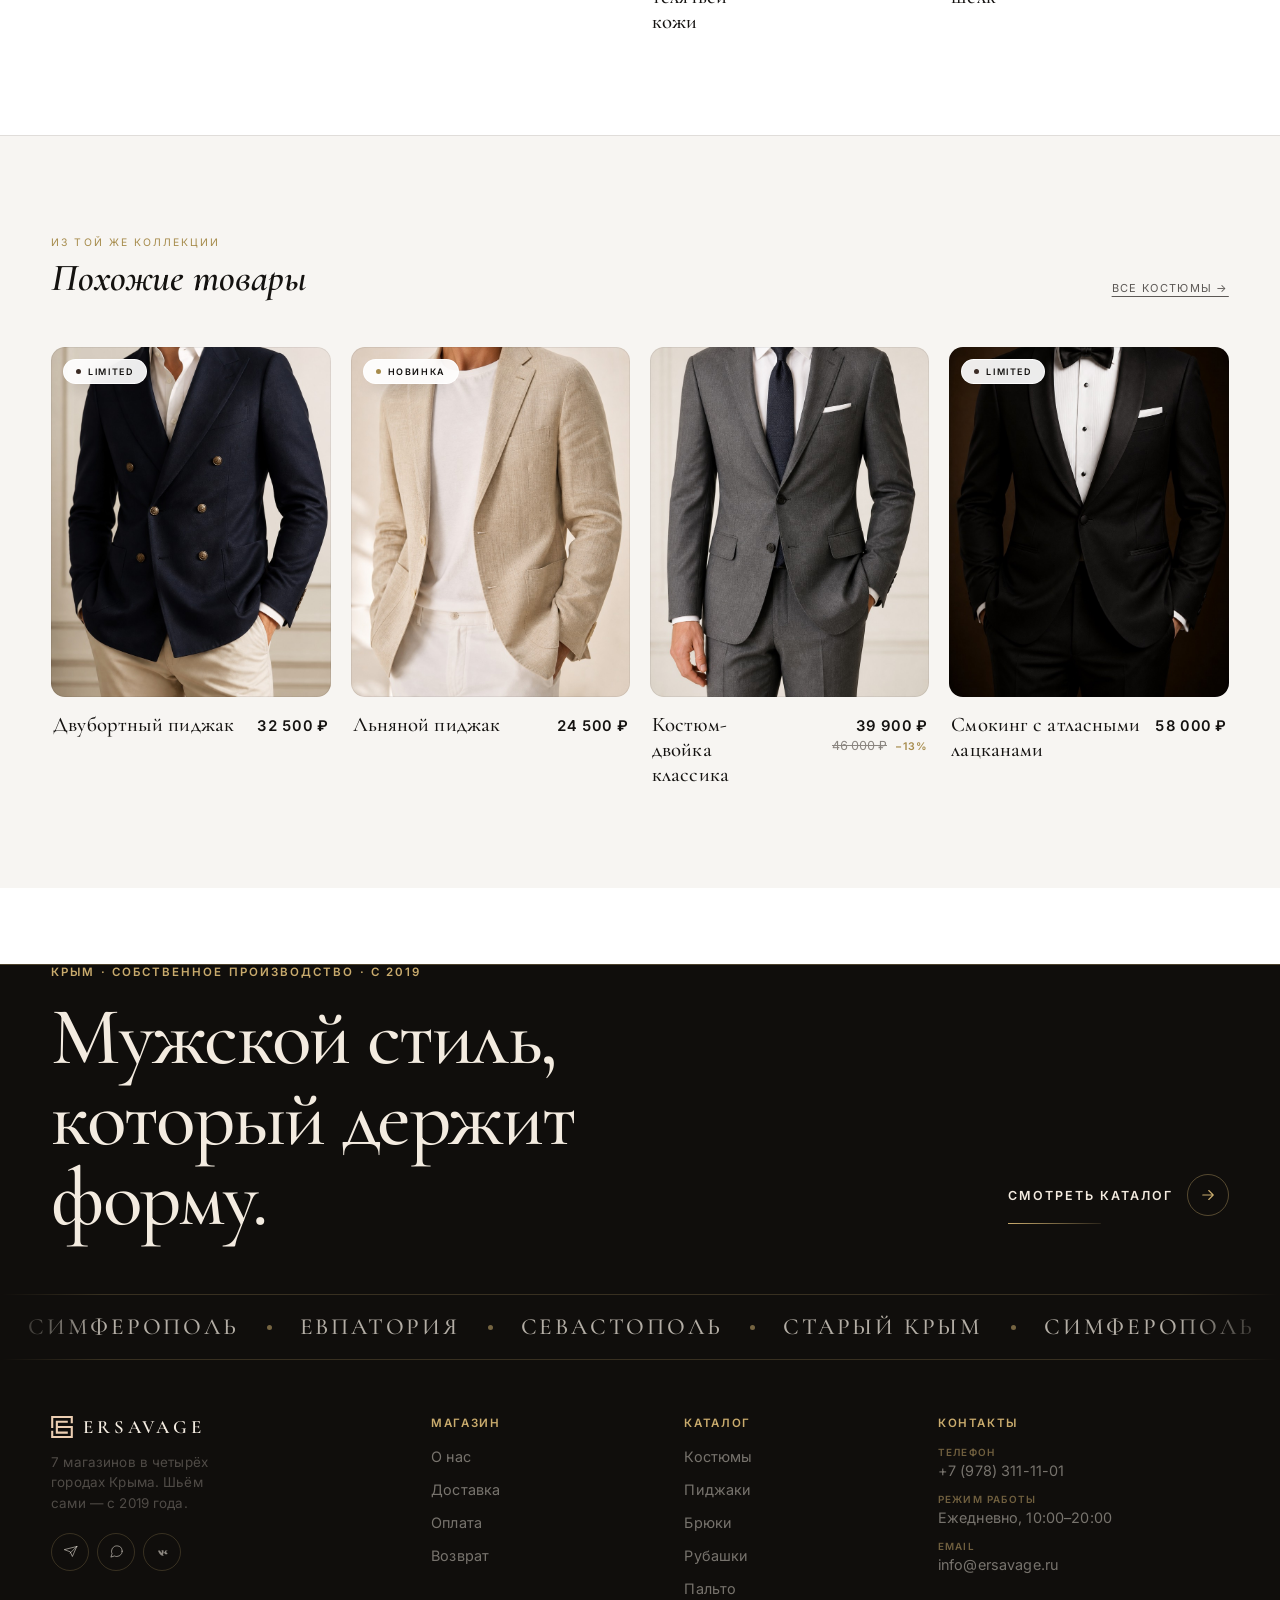
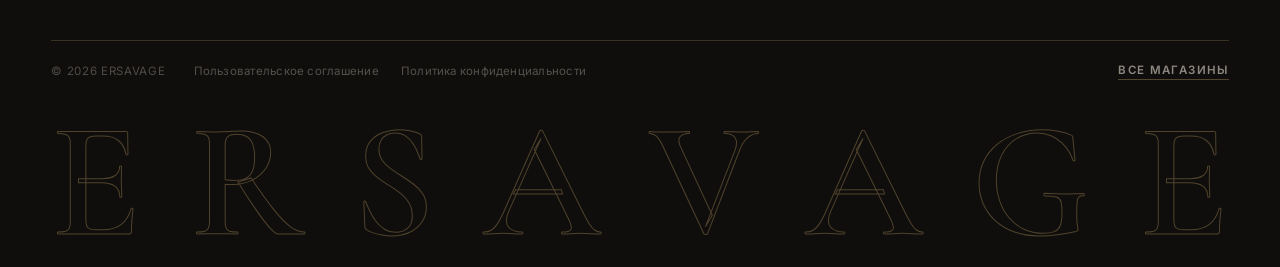
<file: product.html>
<!DOCTYPE html>
<html lang="ru">
<head>
  <meta charset="UTF-8">
  <meta name="viewport" content="width=device-width, initial-scale=1.0">
  <title>Костюм-тройка — ERSAVAGE</title>
  <link rel="icon" type="image/svg+xml" href="img/favicon.svg">
  <link rel="apple-touch-icon" href="img/logo.jpg">
  <link rel="preconnect" href="https://fonts.googleapis.com">
  <link rel="preconnect" href="https://fonts.gstatic.com" crossorigin>
  <link href="https://fonts.googleapis.com/css2?family=Cormorant+Garamond:ital,wght@0,500;0,600;0,700;1,500;1,600;1,700&family=Inter:wght@400;500;600;700&display=swap" rel="stylesheet">
  <link rel="stylesheet" href="css/style.css">
  <link rel="stylesheet" href="css/product.css">
</head>
<body>

  <a class="skip-link" href="#main-content">Перейти к содержимому</a>

  <!-- ===================== HEADER ===================== -->
  <header class="site-header" id="siteHeader">
    <div class="header-utility">
      <div class="container header-utility-inner">
        <div class="header-city-picker-wrap" id="cityPickerWrap">
          <button type="button" class="header-city-picker" id="cityPickerBtn" aria-haspopup="listbox" aria-expanded="false" aria-label="Выбрать город">
            <span class="header-utility-icon" aria-hidden="true">
              <svg viewBox="0 0 24 24" focusable="false">
                <path fill="none" stroke="currentColor" stroke-width="1.5" stroke-linecap="round" stroke-linejoin="round" d="M12 21s-6-5.2-6-10a6 6 0 1112 0c0 4.8-6 10-6 10z"></path>
                <circle cx="12" cy="11" r="2.25" fill="none" stroke="currentColor" stroke-width="1.5"></circle>
              </svg>
            </span>
            <span class="header-city-label">Ваш город: <span class="header-city-name" id="cityPickerName">Симферополь</span></span>
            <span class="header-city-chevron" aria-hidden="true">
              <svg viewBox="0 0 24 24" width="12" height="12" focusable="false">
                <path fill="none" stroke="currentColor" stroke-width="2" stroke-linecap="round" stroke-linejoin="round" d="M6 9l6 6 6-6"></path>
              </svg>
            </span>
          </button>
          <ul class="header-city-dropdown" id="cityPickerDropdown" role="listbox" aria-label="Выберите город">
            <li role="option" aria-selected="true"  data-city="Симферополь">Симферополь</li>
            <li role="option" aria-selected="false" data-city="Евпатория">Евпатория</li>
            <li role="option" aria-selected="false" data-city="Севастополь">Севастополь</li>
            <li role="option" aria-selected="false" data-city="Старый Крым">Старый Крым</li>
          </ul>
        </div>
        <nav class="header-utility-nav" aria-label="Информация о компании">
          <a class="header-utility-nav-link" href="contacts.html#about">О компании</a>
          <a class="header-utility-nav-link" href="sales.html">Услуги и акции</a>
          <a class="header-utility-nav-link" href="#">Доставка и оплата</a>
          <a class="header-utility-nav-link" href="#">Блог</a>
        </nav>
      </div>
    </div>

    <div class="header-main">
      <div class="container header-main-inner">

        <a class="header-logo" href="index.html" aria-label="ERSAVAGE — на главную">
          <img src="img/logo.jpg" alt="ERSAVAGE" width="48" height="48">
        </a>

        <div class="header-contact">
          <a class="header-contact-phone" href="tel:+79783111101">+7 (978) 311-11-01</a>
          <span class="header-contact-hours">ежедневно с 10:00 до 20:00</span>
        </div>

        <form class="header-search" role="search" action="#" method="get">
          <span class="header-search-icon" aria-hidden="true">
            <svg viewBox="0 0 24 24" focusable="false">
              <circle cx="11" cy="11" r="6" fill="none" stroke="currentColor" stroke-width="1.6"></circle>
              <path d="M16 16L21 21" fill="none" stroke="currentColor" stroke-width="1.6" stroke-linecap="round"></path>
            </svg>
          </span>
          <label class="sr-only" for="headerSearchInput">Поиск по каталогу</label>
          <input id="headerSearchInput" type="search" name="q" placeholder="Например, костюм" autocomplete="off">
        </form>

        <div class="header-actions">
          <button type="button" class="header-action header-wishlist-btn" aria-label="Избранное">
            <span class="wishlist-badge" aria-hidden="true"></span>
            <svg viewBox="0 0 24 24" aria-hidden="true" focusable="false">
              <path d="M12 21.35l-1.45-1.32C5.4 15.36 2 12.28 2 8.5 2 5.42 4.42 3 7.5 3c1.74 0 3.41.81 4.5 2.09C13.09 3.81 14.76 3 16.5 3 19.58 3 22 5.42 22 8.5c0 3.78-3.4 6.86-8.55 11.18L12 21.35z" fill="none" stroke="currentColor" stroke-width="1.5" stroke-linejoin="round"></path>
            </svg>
          </button>
          <a href="#" class="header-action header-cart-link" aria-label="Корзина, 3 товара">
            <span class="cart-badge">3</span>
            <svg viewBox="0 0 24 24" aria-hidden="true" focusable="false">
              <path d="M6 7h15l-1.5 9h-12L6 7z" fill="none" stroke="currentColor" stroke-width="1.6" stroke-linejoin="round"></path>
              <path d="M6 7H4V5h2" fill="none" stroke="currentColor" stroke-width="1.6" stroke-linecap="round"></path>
              <circle cx="10.5" cy="20" r="1.5" fill="currentColor"></circle>
              <circle cx="17.5" cy="20" r="1.5" fill="currentColor"></circle>
            </svg>
          </a>
          <a href="#" class="header-action header-account-link">
            <svg viewBox="0 0 24 24" aria-hidden="true" focusable="false">
              <circle cx="12" cy="8" r="3.25" fill="none" stroke="currentColor" stroke-width="1.5"></circle>
              <path d="M6.5 20.5v-.5a5.5 5.5 0 0111 0v.5" fill="none" stroke="currentColor" stroke-width="1.5" stroke-linecap="round"></path>
            </svg>
            <span>Личный кабинет</span>
          </a>
          <button
            type="button"
            class="header-action header-menu-btn"
            data-header-menu
            aria-expanded="false"
            aria-controls="headerMobileDrawer"
            aria-label="Открыть меню"
          >
            <svg class="header-menu-icon" viewBox="0 0 24 24" aria-hidden="true" focusable="false">
              <path d="M5 7h14M5 12h14M5 17h14" fill="none" stroke="currentColor" stroke-width="1.6" stroke-linecap="round"></path>
            </svg>
            <svg class="header-menu-close-icon" viewBox="0 0 24 24" aria-hidden="true" focusable="false">
              <path d="M6 6l12 12M18 6L6 18" fill="none" stroke="currentColor" stroke-width="1.6" stroke-linecap="round"></path>
            </svg>
          </button>
        </div>

      </div>
    </div>

    <div class="header-subnav" aria-label="Категории каталога">
      <div class="header-subnav-bg" aria-hidden="true"></div>
      <div class="container header-subnav-inner">
        <button type="button" class="header-catalog-btn" data-header-menu aria-label="Открыть каталог">
          <svg viewBox="0 0 24 24" aria-hidden="true" focusable="false">
            <path d="M5 7h14M5 12h14M5 17h14" fill="none" stroke="currentColor" stroke-width="1.8" stroke-linecap="round"></path>
          </svg>
          Каталог
        </button>
        <nav class="subnav-links" aria-label="Направления">
          <a href="sales.html">Акции</a>
          <a href="suits.html">Костюмы</a>
          <a href="#">Рубашки</a>
          <a href="#">Джинсы</a>
          <a href="#">Футболки</a>
          <a href="#">Обувь</a>
          <a href="#">Аксессуары</a>
        </nav>
      </div>
    </div>

    <div
      class="header-mobile-drawer"
      id="headerMobileDrawer"
      aria-hidden="true"
      aria-label="Навигация по сайту"
    >
      <button type="button" class="header-mobile-drawer-backdrop" data-header-menu-close aria-label="Закрыть меню"></button>
      <div class="header-mobile-drawer-panel" role="dialog" aria-modal="true" aria-label="Меню">
        <div class="header-mobile-drawer-head">
          <p class="header-mobile-drawer-title">Меню</p>
          <button type="button" class="header-mobile-drawer-close" data-header-menu-close aria-label="Закрыть меню">
            <svg viewBox="0 0 24 24" aria-hidden="true" focusable="false">
              <path d="M6 6l12 12M18 6L6 18" fill="none" stroke="currentColor" stroke-width="1.6" stroke-linecap="round"></path>
            </svg>
          </button>
        </div>

        <a href="index.html#new" class="header-mobile-catalog-link">
          <svg viewBox="0 0 24 24" aria-hidden="true" focusable="false">
            <path d="M5 7h14M5 12h14M5 17h14" fill="none" stroke="currentColor" stroke-width="1.6" stroke-linecap="round"></path>
          </svg>
          Каталог
        </a>

        <nav class="header-mobile-nav" aria-label="Категории">
          <a href="sales.html">Акции</a>
          <a href="#">Новинки</a>
          <a href="suits.html">Костюмы</a>
          <a href="#">Рубашки</a>
          <a href="#">Джинсы</a>
          <a href="#">Футболки</a>
          <a href="#">Аксессуары</a>
        </nav>

        <div class="header-mobile-divider" aria-hidden="true"></div>

        <nav class="header-mobile-nav header-mobile-nav--utility" aria-label="Сервисная навигация">
          <a href="contacts.html#about">О компании</a>
          <a href="#">Услуги и акции</a>
          <a href="#">Доставка и оплата</a>
          <a href="#">Блог</a>
        </nav>

        <div class="header-mobile-footer">
          <a class="header-mobile-phone" href="tel:+79783111101">+7 (978) 311-11-01</a>
          <p class="header-mobile-phone-hours">ежедневно с 10:00 до 20:00</p>
        </div>
      </div>
    </div>
  </header>

  <!-- ===================== MAIN ===================== -->
  <main id="main-content">

    <!-- Breadcrumb -->
    <div class="pdp-breadcrumb">
      <div class="container">
        <ol class="pdp-breadcrumb-list" aria-label="Навигационная цепочка">
          <li><a href="index.html">Главная</a></li>
          <li aria-hidden="true"><span class="pdp-breadcrumb-sep">/</span></li>
          <li><a href="suits.html">Костюмы</a></li>
          <li aria-hidden="true"><span class="pdp-breadcrumb-sep">/</span></li>
          <li class="pdp-breadcrumb-current" aria-current="page">Костюм-тройка</li>
        </ol>
      </div>
    </div>

    <!-- PDP Grid -->
    <div class="container">
      <div class="pdp-grid">

        <!-- ── GALLERY ── -->
        <div class="pdp-gallery" aria-label="Фотографии товара">

          <!-- Thumbnail strip -->
          <div class="pdp-gallery-strip" role="list" aria-label="Выбор фотографии">
            <button
              type="button"
              class="pdp-gallery-thumb is-active"
              data-pdp-thumb="0"
              aria-label="Фото 1 — общий вид"
              role="listitem"
            >
              <img
                src="img/product-suit-triple.jpg"
                alt=""
                loading="eager"
              >
            </button>
            <button
              type="button"
              class="pdp-gallery-thumb"
              data-pdp-thumb="1"
              aria-label="Фото 2 — образ на модели"
              role="listitem"
            >
              <img
                src="img/product-jacket-double.jpg"
                alt=""
                loading="lazy"
              >
            </button>
            <button
              type="button"
              class="pdp-gallery-thumb"
              data-pdp-thumb="2"
              aria-label="Фото 3 — детали кроя"
              role="listitem"
            >
              <img
                src="img/product-jacket-linen.jpg"
                alt=""
                loading="lazy"
              >
            </button>
            <button
              type="button"
              class="pdp-gallery-thumb"
              data-pdp-thumb="3"
              aria-label="Фото 4 — жилет"
              role="listitem"
            >
              <img
                src="img/product-suit-classic.jpg"
                alt=""
                loading="lazy"
              >
            </button>
          </div>

          <!-- Main image -->
          <div class="pdp-gallery-main">
            <img
              id="pdpMainImg"
              src="img/product-suit-triple.jpg"
              alt="Костюм-тройка ERSAVAGE — общий вид"
              loading="eager"
              fetchpriority="high"
            >
          </div>
        </div>

        <!-- ── INFO PANEL ── -->
        <div class="pdp-info" id="pdpInfo">

          <span class="pdp-eyebrow">ERSAVAGE · Весна — лето 2026</span>

          <h1 class="pdp-title">Костюм-тройка</h1>
          <p class="pdp-subtitle">Приталенный силуэт · Итальянская шерсть</p>

          <!-- Rating -->
          <div class="pdp-rating">
            <div class="pdp-stars" aria-label="Рейтинг: 4.8 из 5">
              <svg viewBox="0 0 24 24" aria-hidden="true"><polygon points="12,2 15.09,8.26 22,9.27 17,14.14 18.18,21.02 12,17.77 5.82,21.02 7,14.14 2,9.27 8.91,8.26"/></svg>
              <svg viewBox="0 0 24 24" aria-hidden="true"><polygon points="12,2 15.09,8.26 22,9.27 17,14.14 18.18,21.02 12,17.77 5.82,21.02 7,14.14 2,9.27 8.91,8.26"/></svg>
              <svg viewBox="0 0 24 24" aria-hidden="true"><polygon points="12,2 15.09,8.26 22,9.27 17,14.14 18.18,21.02 12,17.77 5.82,21.02 7,14.14 2,9.27 8.91,8.26"/></svg>
              <svg viewBox="0 0 24 24" aria-hidden="true"><polygon points="12,2 15.09,8.26 22,9.27 17,14.14 18.18,21.02 12,17.77 5.82,21.02 7,14.14 2,9.27 8.91,8.26"/></svg>
              <svg viewBox="0 0 24 24" aria-hidden="true"><polygon points="12,2 15.09,8.26 22,9.27 17,14.14 18.18,21.02 12,17.77 5.82,21.02 7,14.14 2,9.27 8.91,8.26"/></svg>
            </div>
            <span class="pdp-rating-text">4.8 · <span class="pdp-rating-count">38 отзывов</span></span>
          </div>

          <!-- Price -->
          <div class="pdp-price-row">
            <span class="pdp-price-new">47 900 ₽</span>
            <span class="pdp-price-old">55 000 ₽</span>
            <span class="pdp-price-discount">−13%</span>
          </div>
          <p class="pdp-price-note">Цена действительна при покупке онлайн</p>

          <hr class="pdp-divider">

          <!-- Colors -->
          <label class="pdp-option-label" id="colorLabel">
            Цвет: <strong id="colorName">Тёмно-синий</strong>
          </label>
          <div class="pdp-colors" role="group" aria-labelledby="colorLabel">
            <button
              type="button"
              class="pdp-color-swatch is-active"
              data-color-name="Тёмно-синий"
              aria-label="Тёмно-синий — выбран"
              style="background: #1a2340;"
            ></button>
            <button
              type="button"
              class="pdp-color-swatch"
              data-color-name="Антрацит"
              aria-label="Антрацит"
              style="background: #2f2f2f;"
            ></button>
            <button
              type="button"
              class="pdp-color-swatch"
              data-color-name="Светло-серый"
              aria-label="Светло-серый"
              style="background: #b8bec8;"
            ></button>
            <button
              type="button"
              class="pdp-color-swatch"
              data-color-name="Тёмно-коричневый"
              aria-label="Тёмно-коричневый"
              style="background: #3b2414;"
            ></button>
          </div>

          <!-- Sizes -->
          <div class="pdp-sizes-head">
            <label class="pdp-option-label" id="sizeLabel" style="margin-bottom:0">
              Размер: <strong id="sizeName">не выбран</strong>
            </label>
            <button type="button" class="pdp-size-guide-btn" id="pdpSizeGuideBtn" aria-label="Открыть таблицу размеров">
              Таблица размеров
            </button>
          </div>
          <div class="pdp-sizes" role="group" aria-labelledby="sizeLabel">
            <button type="button" class="pdp-size-btn" data-size="44">44</button>
            <button type="button" class="pdp-size-btn" data-size="46">46</button>
            <button type="button" class="pdp-size-btn" data-size="48">48</button>
            <button type="button" class="pdp-size-btn" data-size="50">50</button>
            <button type="button" class="pdp-size-btn" data-size="52">52</button>
            <button type="button" class="pdp-size-btn" data-size="54" disabled>54</button>
            <button type="button" class="pdp-size-btn" data-size="56" disabled>56</button>
          </div>

          <!-- Add to cart + wishlist -->
          <div class="pdp-actions">
            <button type="button" class="pdp-cart-btn" id="pdpCartBtn">
              В корзину
            </button>
            <button type="button" class="pdp-wish-btn" id="pdpWishBtn" aria-label="Добавить в избранное">
              <svg viewBox="0 0 24 24" aria-hidden="true" focusable="false">
                <path d="M12 21.35l-1.45-1.32C5.4 15.36 2 12.28 2 8.5 2 5.42 4.42 3 7.5 3c1.74 0 3.41.81 4.5 2.09C13.09 3.81 14.76 3 16.5 3 19.58 3 22 5.42 22 8.5c0 3.78-3.4 6.86-8.55 11.18L12 21.35z" fill="none" stroke="currentColor" stroke-width="1.5" stroke-linejoin="round"/>
              </svg>
            </button>
          </div>

          <!-- Share -->
          <div class="pdp-share">
            <span class="pdp-share-label">Поделиться:</span>
            <div class="pdp-share-btns">
              <a href="#" class="pdp-share-btn pdp-share-tg" target="_blank" rel="noopener noreferrer" aria-label="Поделиться в Telegram">
                <svg viewBox="0 0 24 24" width="17" height="17" fill="none" stroke="currentColor" stroke-width="1.6" stroke-linecap="round" stroke-linejoin="round" aria-hidden="true"><path d="M22 4L11.5 14.5M22 4l-7 16-3.5-7.5L2 9l20-5z"/></svg>
              </a>
              <a href="#" class="pdp-share-btn pdp-share-vk" target="_blank" rel="noopener noreferrer" aria-label="Поделиться ВКонтакте">
                <svg viewBox="0 0 24 24" width="17" height="17" fill="currentColor" aria-hidden="true"><path d="M12.785 16.241s.288-.032.436-.194c.136-.148.132-.427.132-.427s-.02-1.304.587-1.496c.598-.186 1.364 1.26 2.175 1.816.616.422 1.084.33 1.084.33l2.175-.03s1.137-.071.598-.964c-.044-.073-.314-.658-1.617-1.862-1.366-1.262-1.183-.528.462-1.616.998-.674 1.396-1.086 1.27-1.262-.116-.163-.833-.12-.833-.12l-2.37.015s-.176-.024-.306.052c-.12.071-.197.234-.197.234s-.353.944-.82 1.748c-.988 1.674-1.384 1.762-1.547 1.658-.376-.24-.282-.966-.282-1.484 0-1.612.244-2.284-.476-2.456-.238-.057-.413-.095-1.023-.101-.782-.008-1.444.003-1.818.188-.252.126-.446.407-.328.423.146.02.477.09.652.33.226.31.218 1.005.218 1.005s.13 1.92-.302 2.158c-.297.163-.704-.169-1.578-1.686-.447-.776-.784-1.634-.784-1.634s-.065-.16-.182-.246c-.141-.103-.338-.136-.338-.136l-2.254.015s-.338.01-.462.155c-.11.13-.008.4-.008.4s1.77 4.14 3.773 6.23c1.836 1.914 3.923 1.787 3.923 1.787h.942z"/></svg>
              </a>
              <button type="button" class="pdp-share-btn" id="pdpCopyLink" aria-label="Скопировать ссылку">
                <svg viewBox="0 0 24 24" width="17" height="17" fill="none" stroke="currentColor" stroke-width="1.6" stroke-linecap="round" stroke-linejoin="round" aria-hidden="true"><path d="M10 13a5 5 0 0 0 7.54.54l3-3a5 5 0 0 0-7.07-7.07l-1.72 1.71"/><path d="M14 11a5 5 0 0 0-7.54-.54l-3 3a5 5 0 0 0 7.07 7.07l1.71-1.71"/></svg>
              </button>
            </div>
            <span class="pdp-copy-toast" id="pdpCopyToast" role="status" aria-live="polite">Ссылка скопирована</span>
          </div>

          <!-- Perks -->
          <ul class="pdp-perks" aria-label="Условия покупки">
            <li class="pdp-perk">
              <span class="pdp-perk-icon" aria-hidden="true">
                <svg viewBox="0 0 24 24" fill="none" stroke="currentColor" stroke-width="1.5" stroke-linecap="round" stroke-linejoin="round">
                  <rect x="1" y="3" width="15" height="13" rx="2"/><path d="M16 8h4l3 5v3h-7V8z"/><circle cx="5.5" cy="18.5" r="2.5"/><circle cx="18.5" cy="18.5" r="2.5"/>
                </svg>
              </span>
              <div class="pdp-perk-body">
                <strong>Бесплатная доставка</strong>
                3–5 рабочих дней по всему Крыму
              </div>
            </li>
            <li class="pdp-perk">
              <span class="pdp-perk-icon" aria-hidden="true">
                <svg viewBox="0 0 24 24" fill="none" stroke="currentColor" stroke-width="1.5" stroke-linecap="round" stroke-linejoin="round">
                  <path d="M9 10.5l2 2L15 7"/><rect x="3" y="3" width="18" height="18" rx="2"/>
                </svg>
              </span>
              <div class="pdp-perk-body">
                <strong>Примерка при получении</strong>
                Оплата после того, как убедитесь в качестве
              </div>
            </li>
            <li class="pdp-perk">
              <span class="pdp-perk-icon" aria-hidden="true">
                <svg viewBox="0 0 24 24" fill="none" stroke="currentColor" stroke-width="1.5" stroke-linecap="round" stroke-linejoin="round">
                  <polyline points="1 4 1 10 7 10"/><path d="M3.51 15a9 9 0 1 0 .49-3.51"/>
                </svg>
              </span>
              <div class="pdp-perk-body">
                <strong>Возврат в течение 30 дней</strong>
                Без лишних вопросов
              </div>
            </li>
          </ul>

          <!-- Accordion -->
          <div class="pdp-accordion" id="pdpAccordion">

            <div class="pdp-accordion-item is-open">
              <button type="button" class="pdp-accordion-trigger" aria-expanded="true" aria-controls="accDesc">
                Описание
                <span class="pdp-accordion-icon" aria-hidden="true">
                  <svg width="16" height="16" viewBox="0 0 24 24" fill="none" stroke="currentColor" stroke-width="1.8" stroke-linecap="round">
                    <path d="M12 5v14M5 12h14"/>
                  </svg>
                </span>
              </button>
              <div class="pdp-accordion-body" id="accDesc" role="region">
                <div class="pdp-accordion-body-inner">
                  <p>Классический костюм-тройка от ERSAVAGE в приталенном силуэте — образ, который работает на важных встречах, свадьбах и особых событиях. Двубортный пиджак с лацканами-пиком, жилет и зауженные брюки с отворотами создают законченный образ.</p>
                  <p>Изготовлен из итальянской шерстяной смеси с лёгким блеском — ткань дышит, держит форму и не мнётся в течение дня. Подкладка из чистого шёлка.</p>
                </div>
              </div>
            </div>

            <div class="pdp-accordion-item">
              <button type="button" class="pdp-accordion-trigger" aria-expanded="false" aria-controls="accComp">
                Состав и материалы
                <span class="pdp-accordion-icon" aria-hidden="true">
                  <svg width="16" height="16" viewBox="0 0 24 24" fill="none" stroke="currentColor" stroke-width="1.8" stroke-linecap="round">
                    <path d="M12 5v14M5 12h14"/>
                  </svg>
                </span>
              </button>
              <div class="pdp-accordion-body" id="accComp" role="region" hidden>
                <div class="pdp-accordion-body-inner">
                  <ul>
                    <li>Основа: 90% шерсть, 10% шёлк (Италия, Lanificio F.lli Cerruti)</li>
                    <li>Подкладка: 100% шёлк</li>
                    <li>Пуговицы: рог буйвола</li>
                    <li>Внутренний пояс: натуральная кожа</li>
                  </ul>
                </div>
              </div>
            </div>

            <div class="pdp-accordion-item">
              <button type="button" class="pdp-accordion-trigger" aria-expanded="false" aria-controls="accCare">
                Уход за изделием
                <span class="pdp-accordion-icon" aria-hidden="true">
                  <svg width="16" height="16" viewBox="0 0 24 24" fill="none" stroke="currentColor" stroke-width="1.8" stroke-linecap="round">
                    <path d="M12 5v14M5 12h14"/>
                  </svg>
                </span>
              </button>
              <div class="pdp-accordion-body" id="accCare" role="region" hidden>
                <div class="pdp-accordion-body-inner">
                  <ul>
                    <li>Только сухая химчистка (P)</li>
                    <li>Не стирать в машине</li>
                    <li>Гладить при низкой температуре (до 110°C) через влажную ткань</li>
                    <li>Хранить на анатомических вешалках</li>
                    <li>После носки проветривать не менее 30 минут</li>
                  </ul>
                </div>
              </div>
            </div>

            <div class="pdp-accordion-item">
              <button type="button" class="pdp-accordion-trigger" aria-expanded="false" aria-controls="accDelivery">
                Доставка и возврат
                <span class="pdp-accordion-icon" aria-hidden="true">
                  <svg width="16" height="16" viewBox="0 0 24 24" fill="none" stroke="currentColor" stroke-width="1.8" stroke-linecap="round">
                    <path d="M12 5v14M5 12h14"/>
                  </svg>
                </span>
              </button>
              <div class="pdp-accordion-body" id="accDelivery" role="region" hidden>
                <div class="pdp-accordion-body-inner">
                  <p><strong>Доставка:</strong> бесплатно по Симферополю и Крыму, 3–5 рабочих дней. Курьером до двери или в пункт выдачи.</p>
                  <p><strong>Примерка:</strong> вы можете примерить товар при получении и отказаться от него, если он вам не подошёл — без предоплаты.</p>
                  <p><strong>Возврат:</strong> в течение 30 дней с момента получения при сохранении товарного вида и этикеток.</p>
                </div>
              </div>
            </div>

          </div>
          <!-- /accordion -->

        </div>
        <!-- /pdp-info -->

      </div>
      <!-- /pdp-grid -->
    </div>

    <!-- ── RELATED PRODUCTS ── -->
    <section class="pdp-related" aria-labelledby="relatedTitle">
      <div class="container">
        <div class="pdp-related-head">
          <div>
            <p class="pdp-related-eyebrow">К этому образу</p>
            <h2 class="pdp-related-heading" id="relatedTitle">С этим носят</h2>
          </div>
          <a href="#" class="pdp-related-link">Весь каталог →</a>
        </div>

        <div class="pdp-related-grid">

          <article class="na-card">
            <a href="#" class="na-card-img-link" tabindex="-1" aria-hidden="true">
              <div class="na-card-img">
                <img src="img/product-shirt-oxford.jpg" alt="Классическая рубашка оксфорд" loading="lazy">
                <span class="na-badge na-badge--new">Новинка</span>
                <button type="button" class="na-wish" aria-label="Добавить в избранное">
                  <svg viewBox="0 0 24 24" aria-hidden="true" focusable="false"><path d="M12 21.35l-1.45-1.32C5.4 15.36 2 12.28 2 8.5 2 5.42 4.42 3 7.5 3c1.74 0 3.41.81 4.5 2.09C13.09 3.81 14.76 3 16.5 3 19.58 3 22 5.42 22 8.5c0 3.78-3.4 6.86-8.55 11.18L12 21.35z" fill="none" stroke="currentColor" stroke-width="1.5" stroke-linejoin="round"/></svg>
                </button>
                <div class="na-card-cta-bar">
                  <button type="button" class="na-cart-btn-overlay">В корзину</button>
                </div>
              </div>
            </a>
            <div class="na-card-info">
              <h3 class="na-card-title"><a href="#">Рубашка оксфорд</a></h3>
              <div class="na-card-price-row">
                <span class="na-price-new">6 900 ₽</span>
              </div>
            </div>
          </article>

          <article class="na-card">
            <a href="#" class="na-card-img-link" tabindex="-1" aria-hidden="true">
              <div class="na-card-img">
                <img src="img/product-tie.jpg" alt="Галстук шёлковый, тёмно-синий" loading="lazy">
                <button type="button" class="na-wish" aria-label="Добавить в избранное">
                  <svg viewBox="0 0 24 24" aria-hidden="true" focusable="false"><path d="M12 21.35l-1.45-1.32C5.4 15.36 2 12.28 2 8.5 2 5.42 4.42 3 7.5 3c1.74 0 3.41.81 4.5 2.09C13.09 3.81 14.76 3 16.5 3 19.58 3 22 5.42 22 8.5c0 3.78-3.4 6.86-8.55 11.18L12 21.35z" fill="none" stroke="currentColor" stroke-width="1.5" stroke-linejoin="round"/></svg>
                </button>
                <div class="na-card-cta-bar">
                  <button type="button" class="na-cart-btn-overlay">В корзину</button>
                </div>
              </div>
            </a>
            <div class="na-card-info">
              <h3 class="na-card-title"><a href="#">Галстук шёлковый</a></h3>
              <div class="na-card-price-row">
                <span class="na-price-new">4 200 ₽</span>
              </div>
            </div>
          </article>

          <article class="na-card">
            <a href="#" class="na-card-img-link" tabindex="-1" aria-hidden="true">
              <div class="na-card-img">
                <img src="img/product-shoes.jpg" alt="Дерби из телячьей кожи" loading="lazy">
                <span class="na-badge na-badge--limited">Limited</span>
                <button type="button" class="na-wish" aria-label="Добавить в избранное">
                  <svg viewBox="0 0 24 24" aria-hidden="true" focusable="false"><path d="M12 21.35l-1.45-1.32C5.4 15.36 2 12.28 2 8.5 2 5.42 4.42 3 7.5 3c1.74 0 3.41.81 4.5 2.09C13.09 3.81 14.76 3 16.5 3 19.58 3 22 5.42 22 8.5c0 3.78-3.4 6.86-8.55 11.18L12 21.35z" fill="none" stroke="currentColor" stroke-width="1.5" stroke-linejoin="round"/></svg>
                </button>
                <div class="na-card-cta-bar">
                  <button type="button" class="na-cart-btn-overlay">В корзину</button>
                </div>
              </div>
            </a>
            <div class="na-card-info">
              <h3 class="na-card-title"><a href="#">Дерби из телячьей кожи</a></h3>
              <div class="na-card-price-row">
                <span class="na-price-new">18 500 ₽</span>
                <span class="na-price-old">22 000 ₽</span>
                <span class="na-price-discount">−16%</span>
              </div>
            </div>
          </article>

          <article class="na-card">
            <a href="#" class="na-card-img-link" tabindex="-1" aria-hidden="true">
              <div class="na-card-img">
                <img src="img/product-accessories.jpg" alt="Платочек нагрудный, шёлк" loading="lazy">
                <button type="button" class="na-wish" aria-label="Добавить в избранное">
                  <svg viewBox="0 0 24 24" aria-hidden="true" focusable="false"><path d="M12 21.35l-1.45-1.32C5.4 15.36 2 12.28 2 8.5 2 5.42 4.42 3 7.5 3c1.74 0 3.41.81 4.5 2.09C13.09 3.81 14.76 3 16.5 3 19.58 3 22 5.42 22 8.5c0 3.78-3.4 6.86-8.55 11.18L12 21.35z" fill="none" stroke="currentColor" stroke-width="1.5" stroke-linejoin="round"/></svg>
                </button>
                <div class="na-card-cta-bar">
                  <button type="button" class="na-cart-btn-overlay">В корзину</button>
                </div>
              </div>
            </a>
            <div class="na-card-info">
              <h3 class="na-card-title"><a href="#">Платочек нагрудный, шёлк</a></h3>
              <div class="na-card-price-row">
                <span class="na-price-new">2 800 ₽</span>
              </div>
            </div>
          </article>

        </div>
      </div>
    </section>


    <!-- ── SIMILAR PRODUCTS ── -->
    <section class="pdp-related pdp-similar" aria-labelledby="similarTitle">
      <div class="container">
        <div class="pdp-related-head">
          <div>
            <p class="pdp-related-eyebrow">Из той же коллекции</p>
            <h2 class="pdp-related-heading" id="similarTitle">Похожие товары</h2>
          </div>
          <a href="#" class="pdp-related-link">Все костюмы →</a>
        </div>

        <div class="pdp-related-grid">

          <article class="na-card">
            <a href="product.html" tabindex="-1" aria-hidden="true">
              <div class="na-card-img">
                <img src="img/product-jacket-double.jpg" alt="Двубортный пиджак ERSAVAGE" loading="lazy">
                <span class="na-badge na-badge--limited">Limited</span>
                <button type="button" class="na-wish" aria-label="Добавить в избранное">
                  <svg viewBox="0 0 24 24" aria-hidden="true" focusable="false"><path d="M12 21.35l-1.45-1.32C5.4 15.36 2 12.28 2 8.5 2 5.42 4.42 3 7.5 3c1.74 0 3.41.81 4.5 2.09C13.09 3.81 14.76 3 16.5 3 19.58 3 22 5.42 22 8.5c0 3.78-3.4 6.86-8.55 11.18L12 21.35z" fill="none" stroke="currentColor" stroke-width="1.5" stroke-linejoin="round"/></svg>
                </button>
                <div class="na-card-cta-bar">
                  <button type="button" class="na-cart-btn-overlay">В корзину</button>
                </div>
              </div>
            </a>
            <div class="na-card-info">
              <h3 class="na-card-title"><a href="product.html">Двубортный пиджак</a></h3>
              <div class="na-card-price-row">
                <span class="na-price-new">32 500 ₽</span>
              </div>
            </div>
          </article>

          <article class="na-card">
            <a href="product.html" tabindex="-1" aria-hidden="true">
              <div class="na-card-img">
                <img src="img/product-jacket-linen.jpg" alt="Льняной пиджак ERSAVAGE" loading="lazy">
                <span class="na-badge na-badge--new">Новинка</span>
                <button type="button" class="na-wish" aria-label="Добавить в избранное">
                  <svg viewBox="0 0 24 24" aria-hidden="true" focusable="false"><path d="M12 21.35l-1.45-1.32C5.4 15.36 2 12.28 2 8.5 2 5.42 4.42 3 7.5 3c1.74 0 3.41.81 4.5 2.09C13.09 3.81 14.76 3 16.5 3 19.58 3 22 5.42 22 8.5c0 3.78-3.4 6.86-8.55 11.18L12 21.35z" fill="none" stroke="currentColor" stroke-width="1.5" stroke-linejoin="round"/></svg>
                </button>
                <div class="na-card-cta-bar">
                  <button type="button" class="na-cart-btn-overlay">В корзину</button>
                </div>
              </div>
            </a>
            <div class="na-card-info">
              <h3 class="na-card-title"><a href="product.html">Льняной пиджак</a></h3>
              <div class="na-card-price-row">
                <span class="na-price-new">24 500 ₽</span>
              </div>
            </div>
          </article>

          <article class="na-card">
            <a href="product.html" tabindex="-1" aria-hidden="true">
              <div class="na-card-img">
                <img src="img/product-suit-classic.jpg" alt="Костюм классика ERSAVAGE" loading="lazy">
                <button type="button" class="na-wish" aria-label="Добавить в избранное">
                  <svg viewBox="0 0 24 24" aria-hidden="true" focusable="false"><path d="M12 21.35l-1.45-1.32C5.4 15.36 2 12.28 2 8.5 2 5.42 4.42 3 7.5 3c1.74 0 3.41.81 4.5 2.09C13.09 3.81 14.76 3 16.5 3 19.58 3 22 5.42 22 8.5c0 3.78-3.4 6.86-8.55 11.18L12 21.35z" fill="none" stroke="currentColor" stroke-width="1.5" stroke-linejoin="round"/></svg>
                </button>
                <div class="na-card-cta-bar">
                  <button type="button" class="na-cart-btn-overlay">В корзину</button>
                </div>
              </div>
            </a>
            <div class="na-card-info">
              <h3 class="na-card-title"><a href="product.html">Костюм-двойка классика</a></h3>
              <div class="na-card-price-row">
                <span class="na-price-new">39 900 ₽</span>
                <span class="na-price-old">46 000 ₽</span>
                <span class="na-price-discount">−13%</span>
              </div>
            </div>
          </article>

          <article class="na-card">
            <a href="product.html" tabindex="-1" aria-hidden="true">
              <div class="na-card-img">
                <img src="img/product-tuxedo.jpg" alt="Смокинг ERSAVAGE" loading="lazy">
                <span class="na-badge na-badge--limited">Limited</span>
                <button type="button" class="na-wish" aria-label="Добавить в избранное">
                  <svg viewBox="0 0 24 24" aria-hidden="true" focusable="false"><path d="M12 21.35l-1.45-1.32C5.4 15.36 2 12.28 2 8.5 2 5.42 4.42 3 7.5 3c1.74 0 3.41.81 4.5 2.09C13.09 3.81 14.76 3 16.5 3 19.58 3 22 5.42 22 8.5c0 3.78-3.4 6.86-8.55 11.18L12 21.35z" fill="none" stroke="currentColor" stroke-width="1.5" stroke-linejoin="round"/></svg>
                </button>
                <div class="na-card-cta-bar">
                  <button type="button" class="na-cart-btn-overlay">В корзину</button>
                </div>
              </div>
            </a>
            <div class="na-card-info">
              <h3 class="na-card-title"><a href="product.html">Смокинг с атласными лацканами</a></h3>
              <div class="na-card-price-row">
                <span class="na-price-new">58 000 ₽</span>
              </div>
            </div>
          </article>

        </div>
      </div>
    </section>

    <!-- ── RECENTLY VIEWED ── -->
    <section class="pdp-recently" id="pdpRecently" aria-labelledby="recentlyTitle" hidden>
      <div class="container">
        <div class="pdp-related-head">
          <div>
            <p class="pdp-related-eyebrow">История просмотров</p>
            <h2 class="pdp-related-heading" id="recentlyTitle">Недавно смотрели</h2>
          </div>
        </div>
        <div class="pdp-related-grid" id="pdpRecentlyGrid"></div>
      </div>
    </section>

  </main>

    <footer class="site-footer" id="footer">

    <div class="container footer-inner">
      <div class="footer-statement">
        <div class="footer-statement-text">
          <p class="footer-eyebrow">Крым · собственное производство · с 2019</p>
          <h2 class="footer-title">Мужской стиль,<br>который держит форму.</h2>
        </div>
        <a href="suits.html" class="footer-cta">
          <span class="footer-cta-label">Смотреть каталог</span>
          <span class="footer-cta-arrow" aria-hidden="true">
            <svg viewBox="0 0 24 24" width="18" height="18" fill="none" stroke="currentColor" stroke-width="1.5" stroke-linecap="round" stroke-linejoin="round"><path d="M5 12h14M13 6l6 6-6 6"/></svg>
          </span>
        </a>
      </div>

      <div class="footer-cities" aria-label="Города присутствия">
        <div class="footer-cities-track">
          <span class="footer-city">Симферополь</span><span class="footer-cities-sep" aria-hidden="true"></span>
          <span class="footer-city">Евпатория</span><span class="footer-cities-sep" aria-hidden="true"></span>
          <span class="footer-city">Севастополь</span><span class="footer-cities-sep" aria-hidden="true"></span>
          <span class="footer-city">Старый Крым</span><span class="footer-cities-sep" aria-hidden="true"></span>
          <span class="footer-city">Симферополь</span><span class="footer-cities-sep" aria-hidden="true"></span>
          <span class="footer-city">Евпатория</span><span class="footer-cities-sep" aria-hidden="true"></span>
          <span class="footer-city">Севастополь</span><span class="footer-cities-sep" aria-hidden="true"></span>
          <span class="footer-city">Старый Крым</span><span class="footer-cities-sep" aria-hidden="true"></span>
          <span class="footer-city" aria-hidden="true">Симферополь</span><span class="footer-cities-sep" aria-hidden="true"></span>
          <span class="footer-city" aria-hidden="true">Евпатория</span><span class="footer-cities-sep" aria-hidden="true"></span>
          <span class="footer-city" aria-hidden="true">Севастополь</span><span class="footer-cities-sep" aria-hidden="true"></span>
          <span class="footer-city" aria-hidden="true">Старый Крым</span><span class="footer-cities-sep" aria-hidden="true"></span>
          <span class="footer-city" aria-hidden="true">Симферополь</span><span class="footer-cities-sep" aria-hidden="true"></span>
          <span class="footer-city" aria-hidden="true">Евпатория</span><span class="footer-cities-sep" aria-hidden="true"></span>
          <span class="footer-city" aria-hidden="true">Севастополь</span><span class="footer-cities-sep" aria-hidden="true"></span>
          <span class="footer-city" aria-hidden="true">Старый Крым</span><span class="footer-cities-sep" aria-hidden="true"></span>
        </div>
      </div>

      <div class="footer-grid">
        <div class="footer-brand-block">
          <a class="footer-logo" href="index.html" aria-label="ERSAVAGE — на главную">
            <img src="img/logo.svg" alt="" width="22" height="22" aria-hidden="true">
            <span>ERSAVAGE</span>
          </a>
          <p class="footer-brand-note">7 магазинов в четырёх городах Крыма. Шьём сами — с 2019 года.</p>
          <div class="footer-social" aria-label="Социальные сети">
            <a href="#" class="footer-social-link" rel="noopener noreferrer" aria-label="Telegram">
              <svg width="15" height="15" viewBox="0 0 24 24" fill="none" stroke="currentColor" stroke-width="1.6" stroke-linecap="round" stroke-linejoin="round" aria-hidden="true"><path d="M22 4L11.5 14.5M22 4l-7 16-3.5-7.5L2 9l20-5z"/></svg>
            </a>
            <a href="#" class="footer-social-link" rel="noopener noreferrer" aria-label="WhatsApp">
              <svg width="15" height="15" viewBox="0 0 24 24" fill="none" stroke="currentColor" stroke-width="1.6" stroke-linecap="round" stroke-linejoin="round" aria-hidden="true"><path d="M21 11.5a8.38 8.38 0 0 1-.9 3.8 8.5 8.5 0 0 1-7.6 4.7 8.38 8.38 0 0 1-3.8-.9L3 21l1.9-5.7a8.38 8.38 0 0 1-.9-3.8 8.5 8.5 0 0 1 4.7-7.6 8.38 8.38 0 0 1 3.8-.9h.5a8.48 8.48 0 0 1 8 8v.5z"/></svg>
            </a>
            <a href="#" class="footer-social-link" rel="noopener noreferrer" aria-label="ВКонтакте">
              <svg width="15" height="15" viewBox="0 0 24 24" fill="currentColor" aria-hidden="true"><path d="M12.785 16.241s.288-.032.436-.194c.136-.148.132-.427.132-.427s-.02-1.304.587-1.496c.598-.186 1.364 1.26 2.175 1.816.616.422 1.084.33 1.084.33l2.175-.03s1.137-.071.598-.964c-.044-.073-.314-.658-1.617-1.862-1.366-1.262-1.183-.528.462-1.616.998-.674 1.396-1.086 1.27-1.262-.116-.163-.833-.12-.833-.12l-2.37.015s-.176-.024-.306.052c-.12.071-.197.234-.197.234s-.353.944-.82 1.748c-.988 1.674-1.384 1.762-1.547 1.658-.376-.24-.282-.966-.282-1.484 0-1.612.244-2.284-.476-2.456-.238-.057-.413-.095-1.023-.101-.782-.008-1.444.003-1.818.188-.252.126-.446.407-.328.423.146.02.477.09.652.33.226.31.218 1.005.218 1.005s.13 1.92-.302 2.158c-.297.163-.704-.169-1.578-1.686-.447-.776-.784-1.634-.784-1.634s-.065-.16-.182-.246c-.141-.103-.338-.136-.338-.136l-2.254.015s-.338.01-.462.155c-.11.13-.008.4-.008.4s1.77 4.14 3.773 6.23c1.836 1.914 3.923 1.787 3.923 1.787h.942z"/></svg>
            </a>
          </div>
        </div>

        <nav class="footer-col" aria-label="Магазин">
          <p class="footer-col-heading">Магазин</p>
          <ul>
            <li><a href="contacts.html#about">О нас</a></li>
            <li><a href="#">Доставка</a></li>
            <li><a href="#">Оплата</a></li>
            <li><a href="#">Возврат</a></li>
          </ul>
        </nav>

        <nav class="footer-col" aria-label="Каталог">
          <p class="footer-col-heading">Каталог</p>
          <ul>
            <li><a href="suits.html">Костюмы</a></li>
            <li><a href="index.html#categories">Пиджаки</a></li>
            <li><a href="index.html#categories">Брюки</a></li>
            <li><a href="index.html#categories">Рубашки</a></li>
            <li><a href="index.html#categories">Пальто</a></li>
          </ul>
        </nav>

        <div class="footer-contacts">
          <p class="footer-col-heading">Контакты</p>
          <ul class="footer-contacts-list">
            <li>
              <span class="footer-contact-label">Телефон</span>
              <a href="tel:+79783111101">+7 (978) 311-11-01</a>
            </li>
            <li>
              <span class="footer-contact-label">Режим работы</span>
              <span>Ежедневно, 10:00–20:00</span>
            </li>
            <li>
              <span class="footer-contact-label">Email</span>
              <a href="mailto:info@ersavage.ru">info@ersavage.ru</a>
            </li>
          </ul>
        </div>
      </div>

      <div class="footer-bottom">
        <span class="footer-copy">© 2026 ERSAVAGE</span>
        <div class="footer-legal">
          <a href="#">Пользовательское соглашение</a>
          <a href="#">Политика конфиденциальности</a>
        </div>
        <a href="contacts.html#stores" class="footer-stores-link">Все магазины</a>
      </div>
    </div>

    <div class="footer-wordmark" aria-hidden="true">
      <div class="footer-wordmark-text">
        <span>E</span><span>R</span><span>S</span><span>A</span><span>V</span><span>A</span><span>G</span><span>E</span>
      </div>
    </div>
  </footer>

  <!-- ===================== STICKY MOBILE BAR ===================== -->
  <div class="pdp-sticky-bar" id="pdpStickyBar" aria-hidden="true">
    <button type="button" class="pdp-cart-btn">В корзину</button>
    <button type="button" class="pdp-wish-btn" aria-label="Добавить в избранное">
      <svg viewBox="0 0 24 24" aria-hidden="true" focusable="false">
        <path d="M12 21.35l-1.45-1.32C5.4 15.36 2 12.28 2 8.5 2 5.42 4.42 3 7.5 3c1.74 0 3.41.81 4.5 2.09C13.09 3.81 14.76 3 16.5 3 19.58 3 22 5.42 22 8.5c0 3.78-3.4 6.86-8.55 11.18L12 21.35z" fill="none" stroke="currentColor" stroke-width="1.5" stroke-linejoin="round"/>
      </svg>
    </button>
  </div>

  <!-- ===================== SIZE GUIDE MODAL ===================== -->
  <div class="pdp-size-modal" id="pdpSizeModal" role="dialog" aria-modal="true" aria-labelledby="sizeModalTitle">
    <div class="pdp-size-modal-panel">
      <div class="pdp-size-modal-header">
        <h2 class="pdp-size-modal-title" id="sizeModalTitle">Таблица размеров</h2>
        <button type="button" class="pdp-size-modal-close" id="pdpSizeModalClose" aria-label="Закрыть">
          <svg viewBox="0 0 24 24" fill="none" stroke="currentColor" stroke-width="1.6" stroke-linecap="round">
            <path d="M6 6l12 12M18 6L6 18"/>
          </svg>
        </button>
      </div>
      <p class="pdp-size-modal-note">Все замеры указаны в сантиметрах. Если вы находитесь между размерами, рекомендуем выбирать больший.</p>
      <table class="pdp-size-table">
        <thead>
          <tr>
            <th>Размер</th>
            <th>Обхват груди</th>
            <th>Обхват талии</th>
            <th>Обхват бёдер</th>
          </tr>
        </thead>
        <tbody>
          <tr><td>44</td><td>88</td><td>74</td><td>94</td></tr>
          <tr><td>46</td><td>92</td><td>78</td><td>98</td></tr>
          <tr><td>48</td><td>96</td><td>82</td><td>102</td></tr>
          <tr><td>50</td><td>100</td><td>86</td><td>106</td></tr>
          <tr><td>52</td><td>104</td><td>90</td><td>110</td></tr>
          <tr><td>54</td><td>108</td><td>94</td><td>114</td></tr>
          <tr><td>56</td><td>112</td><td>98</td><td>118</td></tr>
        </tbody>
      </table>
    </div>
  </div>

  <!-- ===================== SCRIPTS ===================== -->
  <script src="js/main.js"></script>
  <script>
    (function () {

      /* ----- Gallery ----- */
      var mainImg   = document.getElementById('pdpMainImg');
      var thumbBtns = document.querySelectorAll('[data-pdp-thumb]');
      var imgs = [
        'img/product-suit-triple.jpg',
        'img/product-jacket-double.jpg',
        'img/product-jacket-linen.jpg',
        'img/product-suit-classic.jpg'
      ];
      var alts = [
        'Костюм-тройка ERSAVAGE — общий вид',
        'Костюм-тройка ERSAVAGE — образ на модели',
        'Костюм-тройка ERSAVAGE — детали кроя',
        'Костюм-тройка ERSAVAGE — жилет'
      ];

      thumbBtns.forEach(function (btn) {
        btn.addEventListener('click', function () {
          var idx = parseInt(btn.dataset.pdpThumb, 10);
          mainImg.classList.add('is-fading');
          setTimeout(function () {
            mainImg.src = imgs[idx];
            mainImg.alt = alts[idx];
            mainImg.classList.remove('is-fading');
          }, 180);
          thumbBtns.forEach(function (b) {
            b.classList.remove('is-active');
            b.removeAttribute('aria-pressed');
          });
          btn.classList.add('is-active');
        });
      });

      /* ----- Color swatches ----- */
      var colorSwatches = document.querySelectorAll('.pdp-color-swatch');
      var colorNameEl   = document.getElementById('colorName');

      colorSwatches.forEach(function (sw) {
        sw.addEventListener('click', function () {
          colorSwatches.forEach(function (s) { s.classList.remove('is-active'); });
          sw.classList.add('is-active');
          if (colorNameEl) colorNameEl.textContent = sw.dataset.colorName || '';
        });
      });

      /* ----- Size buttons ----- */
      var sizeBtns  = document.querySelectorAll('.pdp-size-btn');
      var sizeNameEl = document.getElementById('sizeName');

      sizeBtns.forEach(function (btn) {
        btn.addEventListener('click', function () {
          if (btn.disabled) return;
          sizeBtns.forEach(function (b) { b.classList.remove('is-active'); });
          btn.classList.add('is-active');
          if (sizeNameEl) sizeNameEl.textContent = btn.dataset.size || '';
        });
      });

      /* ----- Wishlist toggle (PDP) ----- */
      var wishBtn = document.getElementById('pdpWishBtn');
      if (wishBtn) {
        wishBtn.addEventListener('click', function () {
          wishBtn.classList.toggle('is-wished');
          var isWished = wishBtn.classList.contains('is-wished');
          wishBtn.setAttribute('aria-label', isWished ? 'Убрать из избранного' : 'Добавить в избранное');
        });
      }

      /* ----- Accordion ----- */
      var accItems = document.querySelectorAll('.pdp-accordion-item');

      accItems.forEach(function (item) {
        var trigger = item.querySelector('.pdp-accordion-trigger');
        var body    = item.querySelector('.pdp-accordion-body');

        if (!trigger || !body) return;

        /* Init open item */
        if (item.classList.contains('is-open')) {
          body.style.maxHeight = body.scrollHeight + 'px';
          body.removeAttribute('hidden');
        }

        trigger.addEventListener('click', function () {
          var isOpen = item.classList.contains('is-open');

          if (isOpen) {
            item.classList.remove('is-open');
            body.style.maxHeight = '0';
            trigger.setAttribute('aria-expanded', 'false');
            /* hide from AT after transition */
            setTimeout(function () { body.setAttribute('hidden', ''); }, 380);
          } else {
            item.classList.add('is-open');
            body.removeAttribute('hidden');
            /* force reflow so transition fires */
            body.getBoundingClientRect();
            body.style.maxHeight = body.scrollHeight + 'px';
            trigger.setAttribute('aria-expanded', 'true');
          }
        });
      });

      /* ----- Size guide modal ----- */
      var sizeModal     = document.getElementById('pdpSizeModal');
      var sizeGuideBtn  = document.getElementById('pdpSizeGuideBtn');
      var sizeModalClose = document.getElementById('pdpSizeModalClose');

      function openSizeModal() {
        if (!sizeModal) return;
        sizeModal.classList.add('is-open');
        sizeModal.removeAttribute('aria-hidden');
        document.body.style.overflow = 'hidden';
        if (sizeModalClose) sizeModalClose.focus();
      }

      function closeSizeModal() {
        if (!sizeModal) return;
        sizeModal.classList.remove('is-open');
        sizeModal.setAttribute('aria-hidden', 'true');
        document.body.style.overflow = '';
        if (sizeGuideBtn) sizeGuideBtn.focus();
      }

      if (sizeGuideBtn)   sizeGuideBtn.addEventListener('click', openSizeModal);
      if (sizeModalClose) sizeModalClose.addEventListener('click', closeSizeModal);

      if (sizeModal) {
        sizeModal.addEventListener('click', function (e) {
          if (e.target === sizeModal) closeSizeModal();
        });
      }

      document.addEventListener('keydown', function (e) {
        if (e.key === 'Escape' && sizeModal && sizeModal.classList.contains('is-open')) {
          closeSizeModal();
        }
      });

      /* ----- Share ----- */
      var pageUrl   = window.location.href;
      var pageTitle = 'Костюм-тройка ERSAVAGE — 47 900 ₽';

      var tgBtn  = document.querySelector('.pdp-share-tg');
      var vkBtn  = document.querySelector('.pdp-share-vk');
      if (tgBtn) tgBtn.href = 'https://t.me/share/url?url=' + encodeURIComponent(pageUrl) + '&text=' + encodeURIComponent(pageTitle);
      if (vkBtn) vkBtn.href = 'https://vk.com/share.php?url=' + encodeURIComponent(pageUrl) + '&title=' + encodeURIComponent(pageTitle);

      var copyBtn   = document.getElementById('pdpCopyLink');
      var copyToast = document.getElementById('pdpCopyToast');
      if (copyBtn) {
        copyBtn.addEventListener('click', function () {
          if (navigator.clipboard) {
            navigator.clipboard.writeText(pageUrl).then(function () {
              showCopyToast();
            });
          } else {
            /* Fallback for older browsers */
            var ta = document.createElement('textarea');
            ta.value = pageUrl;
            ta.style.position = 'fixed';
            ta.style.opacity = '0';
            document.body.appendChild(ta);
            ta.select();
            document.execCommand('copy');
            document.body.removeChild(ta);
            showCopyToast();
          }
        });
      }

      function showCopyToast() {
        if (!copyToast) return;
        copyToast.classList.add('is-visible');
        setTimeout(function () { copyToast.classList.remove('is-visible'); }, 2200);
      }

      /* ----- Recently Viewed (localStorage) ----- */
      var RECENTLY_KEY = 'ersavage_recently_v1';

      var currentProduct = {
        id: 'product-suit-001',
        name: 'Костюм-тройка',
        price: '47 900 ₽',
        oldPrice: '55 000 ₽',
        discount: '−13%',
        img: 'img/product-suit-triple.jpg',
        url: 'product.html',
        badge: 'Новинка'
      };

      function getHistory() {
        try { return JSON.parse(localStorage.getItem(RECENTLY_KEY)) || []; }
        catch (e) { return []; }
      }

      function saveHistory(items) {
        try { localStorage.setItem(RECENTLY_KEY, JSON.stringify(items)); }
        catch (e) {}
      }

      /* Save current product */
      var hist = getHistory();
      hist = hist.filter(function (p) { return p.id !== currentProduct.id; });
      hist.unshift(currentProduct);
      if (hist.length > 8) hist = hist.slice(0, 8);
      saveHistory(hist);

      /* Render previous products (exclude current) */
      var toShow = hist.filter(function (p) { return p.id !== currentProduct.id; }).slice(0, 4);
      var recentlySection = document.getElementById('pdpRecently');
      var recentlyGrid    = document.getElementById('pdpRecentlyGrid');

      if (toShow.length > 0 && recentlySection && recentlyGrid) {
        recentlySection.removeAttribute('hidden');
        recentlyGrid.innerHTML = toShow.map(function (p) {
          return '<article class="na-card">' +
            '<a href="' + p.url + '" tabindex="-1" aria-hidden="true">' +
            '<div class="na-card-img">' +
            '<img src="' + p.img + '" alt="' + p.name + '" loading="lazy">' +
            (p.badge ? '<span class="na-badge na-badge--new">' + p.badge + '</span>' : '') +
            '<button type="button" class="na-wish" aria-label="Добавить в избранное">' +
            '<svg viewBox="0 0 24 24" aria-hidden="true" focusable="false"><path d="M12 21.35l-1.45-1.32C5.4 15.36 2 12.28 2 8.5 2 5.42 4.42 3 7.5 3c1.74 0 3.41.81 4.5 2.09C13.09 3.81 14.76 3 16.5 3 19.58 3 22 5.42 22 8.5c0 3.78-3.4 6.86-8.55 11.18L12 21.35z" fill="none" stroke="currentColor" stroke-width="1.5" stroke-linejoin="round"/></svg>' +
            '</button>' +
            '<div class="na-card-cta-bar"><button type="button" class="na-cart-btn-overlay">В корзину</button></div>' +
            '</div></a>' +
            '<div class="na-card-info">' +
            '<h3 class="na-card-title"><a href="' + p.url + '">' + p.name + '</a></h3>' +
            '<div class="na-card-price-row">' +
            '<span class="na-price-new">' + p.price + '</span>' +
            (p.oldPrice ? '<span class="na-price-old">' + p.oldPrice + '</span>' : '') +
            (p.discount ? '<span class="na-price-discount">' + p.discount + '</span>' : '') +
            '</div></div></article>';
        }).join('');
      }

    }());
  </script>
</body>
</html>
</file>
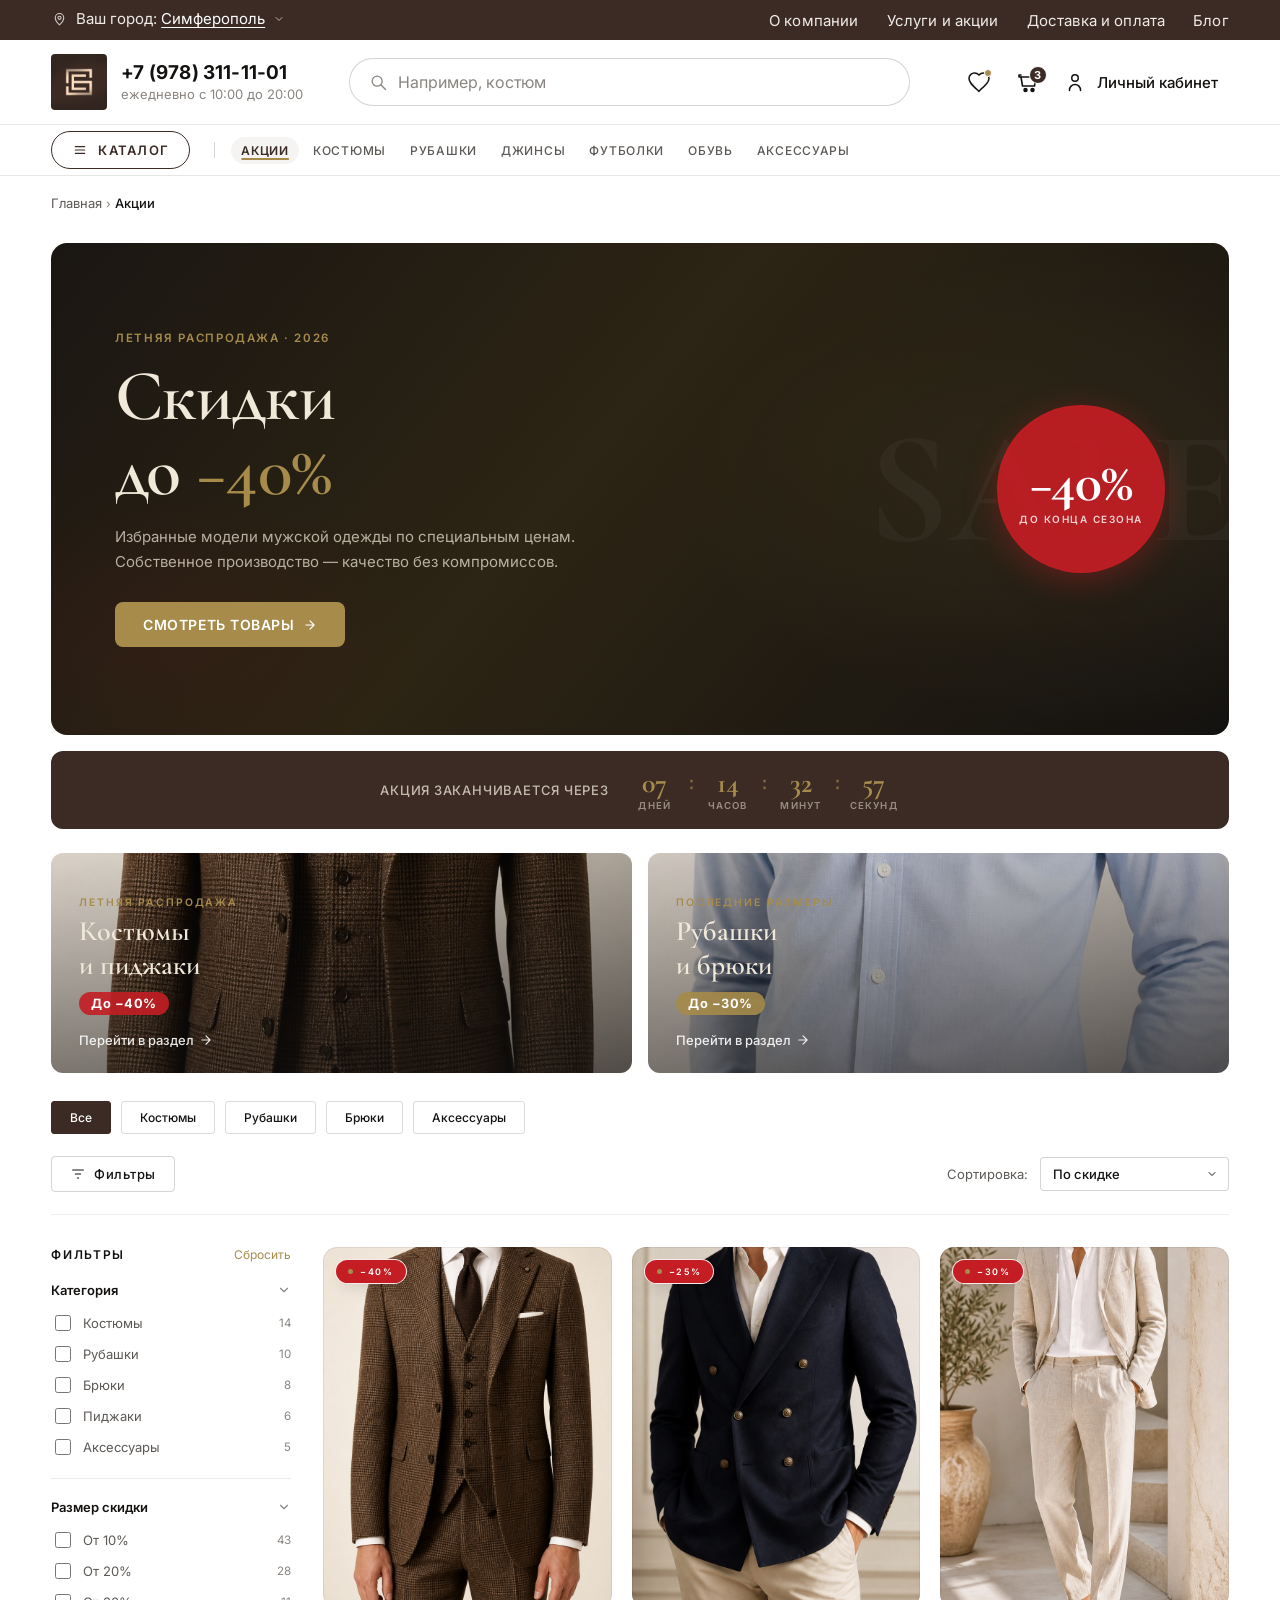
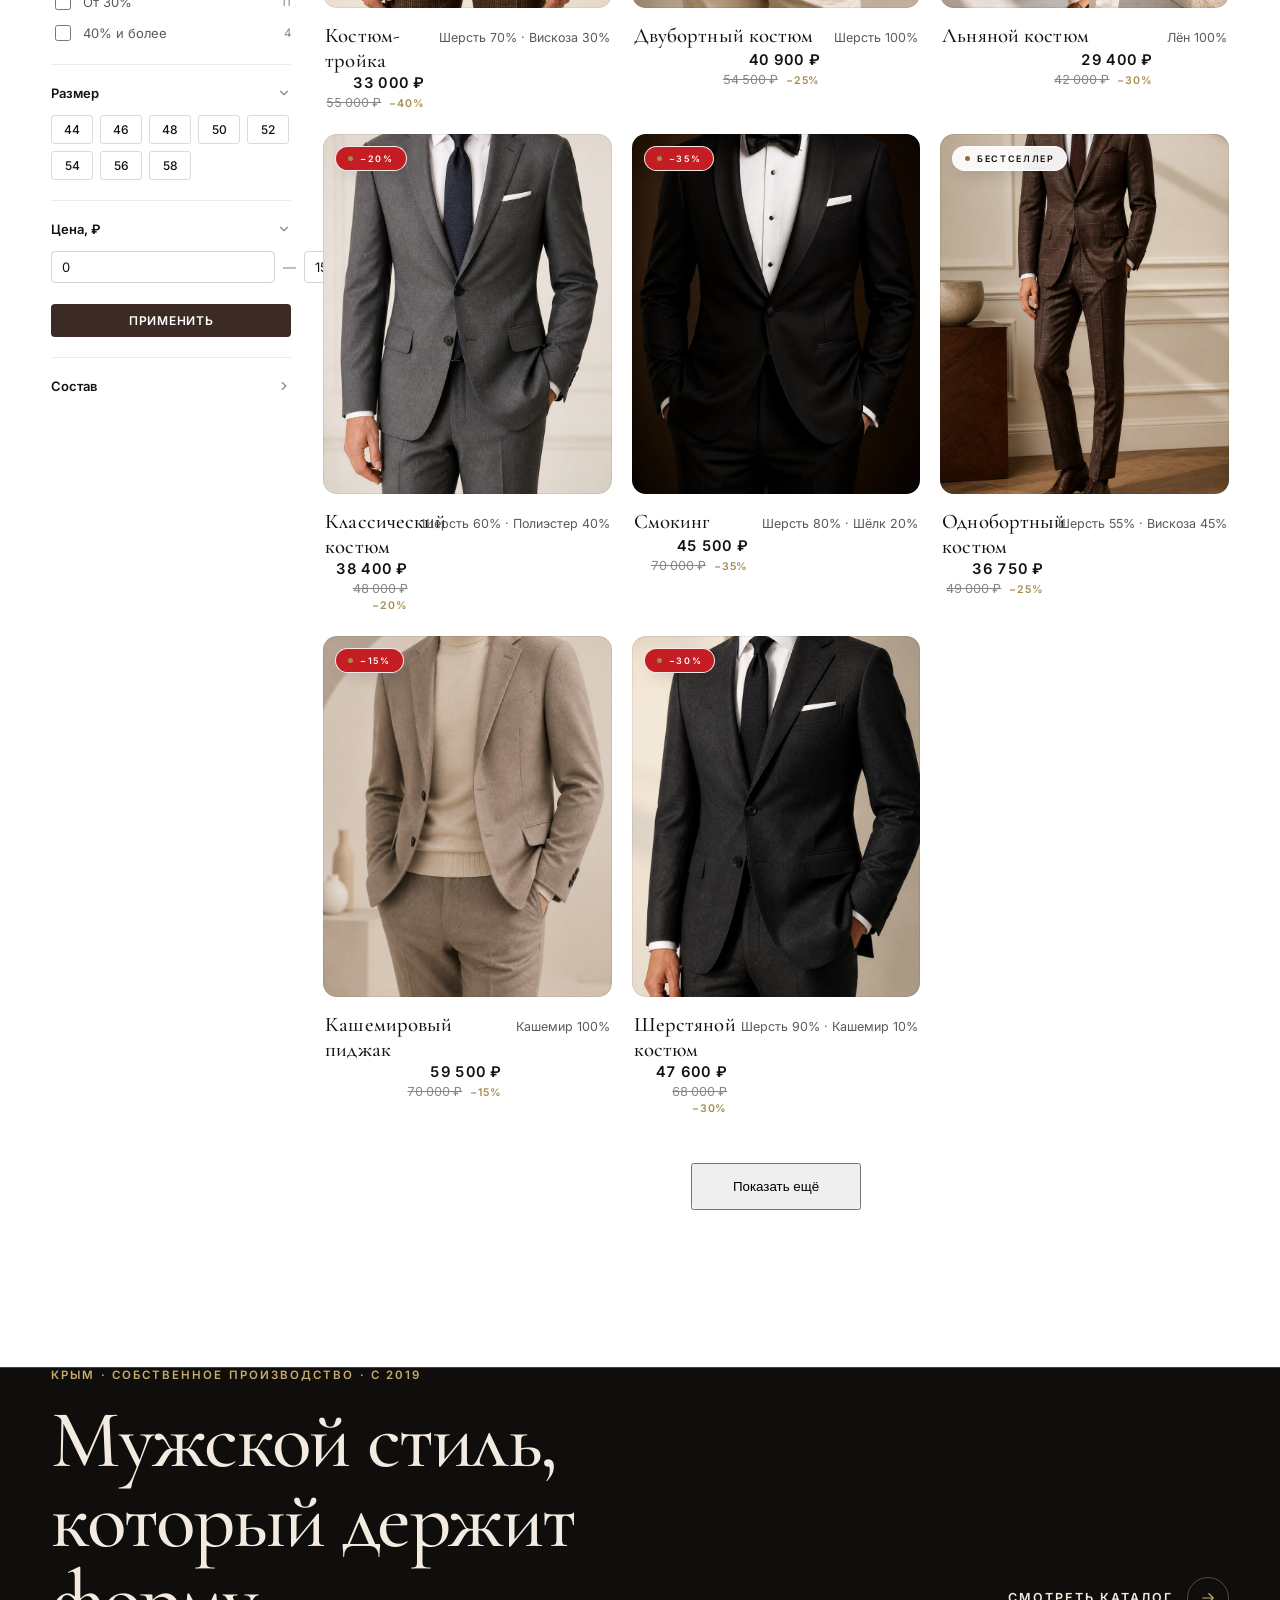
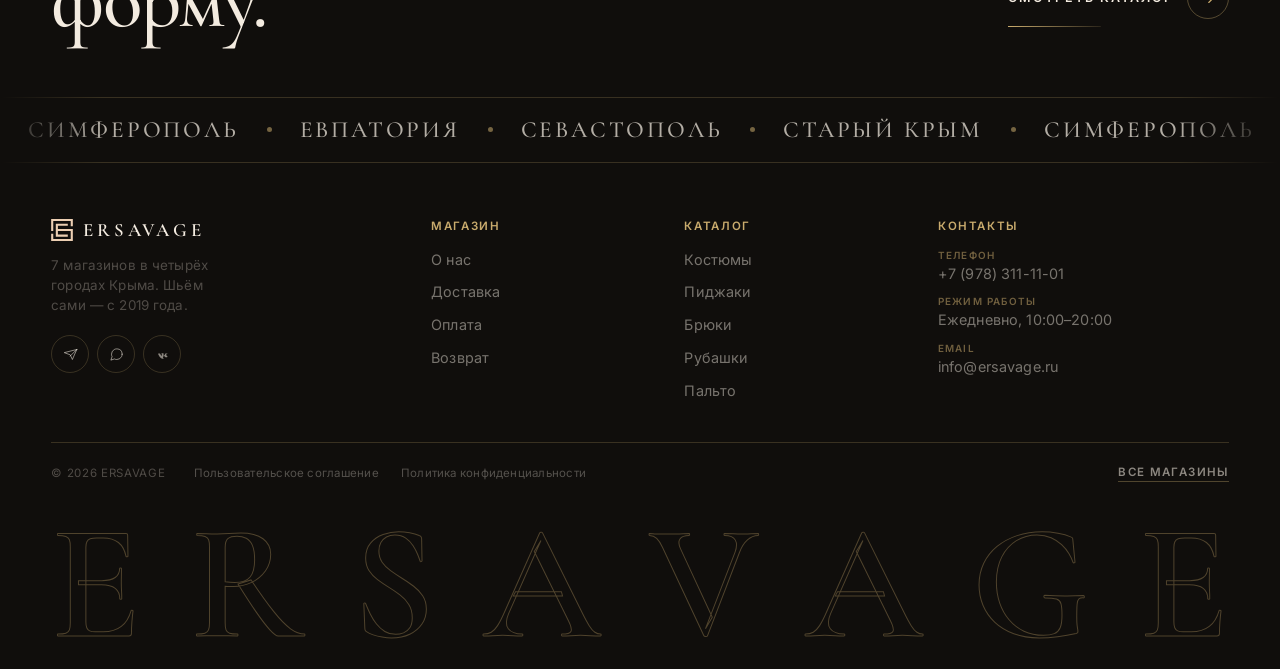
<file: sales.html>
<!DOCTYPE html>
<html lang="ru">
<head>
  <meta charset="UTF-8">
  <meta name="viewport" content="width=device-width, initial-scale=1.0">
  <title>Акции и скидки — ERSAVAGE</title>
  <link rel="icon" type="image/svg+xml" href="img/favicon.svg">
  <link rel="apple-touch-icon" href="img/logo.jpg">
  <link rel="preconnect" href="https://fonts.googleapis.com">
  <link rel="preconnect" href="https://fonts.gstatic.com" crossorigin>
  <link href="https://fonts.googleapis.com/css2?family=Cormorant+Garamond:wght@500;600;700&family=Inter:wght@400;500;600;700&display=swap" rel="stylesheet">
  <link rel="stylesheet" href="css/style.css">
  <link rel="stylesheet" href="css/catalog.css">
  <link rel="stylesheet" href="css/sales.css">
</head>
<body>
  <a class="skip-link" href="#main-content">Перейти к содержимому</a>

  <!-- ====================================================
       HEADER
       ==================================================== -->
  <header class="site-header" id="siteHeader">
    <div class="header-utility">
      <div class="container header-utility-inner">
        <div class="header-city-picker-wrap" id="cityPickerWrap">
          <button type="button" class="header-city-picker" id="cityPickerBtn" aria-haspopup="listbox" aria-expanded="false" aria-label="Выбрать город">
            <span class="header-utility-icon" aria-hidden="true">
              <svg viewBox="0 0 24 24" focusable="false">
                <path fill="none" stroke="currentColor" stroke-width="1.5" stroke-linecap="round" stroke-linejoin="round" d="M12 21s-6-5.2-6-10a6 6 0 1112 0c0 4.8-6 10-6 10z"></path>
                <circle cx="12" cy="11" r="2.25" fill="none" stroke="currentColor" stroke-width="1.5"></circle>
              </svg>
            </span>
            <span class="header-city-label">Ваш город: <span class="header-city-name" id="cityPickerName">Симферополь</span></span>
            <span class="header-city-chevron" aria-hidden="true">
              <svg viewBox="0 0 24 24" width="12" height="12" focusable="false">
                <path fill="none" stroke="currentColor" stroke-width="2" stroke-linecap="round" stroke-linejoin="round" d="M6 9l6 6 6-6"></path>
              </svg>
            </span>
          </button>
          <ul class="header-city-dropdown" id="cityPickerDropdown" role="listbox" aria-label="Выберите город">
            <li role="option" aria-selected="true"  data-city="Симферополь">Симферополь</li>
            <li role="option" aria-selected="false" data-city="Евпатория">Евпатория</li>
            <li role="option" aria-selected="false" data-city="Севастополь">Севастополь</li>
            <li role="option" aria-selected="false" data-city="Старый Крым">Старый Крым</li>
          </ul>
        </div>
        <nav class="header-utility-nav" aria-label="Информация о компании">
          <a class="header-utility-nav-link" href="contacts.html#about">О компании</a>
          <a class="header-utility-nav-link" href="sales.html">Услуги и акции</a>
          <a class="header-utility-nav-link" href="#">Доставка и оплата</a>
          <a class="header-utility-nav-link" href="#">Блог</a>
        </nav>
      </div>
    </div>

    <div class="header-main">
      <div class="container header-main-inner">

        <a class="header-logo" href="index.html" aria-label="ERSAVAGE — на главную">
          <img src="img/logo.jpg" alt="ERSAVAGE" width="48" height="48">
        </a>

        <div class="header-contact">
          <a class="header-contact-phone" href="tel:+79783111101">+7 (978) 311-11-01</a>
          <span class="header-contact-hours">ежедневно с 10:00 до 20:00</span>
        </div>

        <form class="header-search" role="search" action="#" method="get">
          <span class="header-search-icon" aria-hidden="true">
            <svg viewBox="0 0 24 24" focusable="false">
              <circle cx="11" cy="11" r="6" fill="none" stroke="currentColor" stroke-width="1.6"></circle>
              <path d="M16 16L21 21" fill="none" stroke="currentColor" stroke-width="1.6" stroke-linecap="round"></path>
            </svg>
          </span>
          <label class="sr-only" for="headerSearchInput">Поиск по каталогу</label>
          <input id="headerSearchInput" type="search" name="q" placeholder="Например, костюм" autocomplete="off">
        </form>

        <div class="header-actions">
          <button type="button" class="header-action header-wishlist-btn" aria-label="Избранное">
            <span class="wishlist-badge" aria-hidden="true"></span>
            <svg viewBox="0 0 24 24" aria-hidden="true" focusable="false">
              <path d="M12 21.35l-1.45-1.32C5.4 15.36 2 12.28 2 8.5 2 5.42 4.42 3 7.5 3c1.74 0 3.41.81 4.5 2.09C13.09 3.81 14.76 3 16.5 3 19.58 3 22 5.42 22 8.5c0 3.78-3.4 6.86-8.55 11.18L12 21.35z" fill="none" stroke="currentColor" stroke-width="1.5" stroke-linejoin="round"></path>
            </svg>
          </button>
          <a href="#" class="header-action header-cart-link" aria-label="Корзина, 3 товара">
            <span class="cart-badge">3</span>
            <svg viewBox="0 0 24 24" aria-hidden="true" focusable="false">
              <path d="M6 7h15l-1.5 9h-12L6 7z" fill="none" stroke="currentColor" stroke-width="1.6" stroke-linejoin="round"></path>
              <path d="M6 7H4V5h2" fill="none" stroke="currentColor" stroke-width="1.6" stroke-linecap="round"></path>
              <circle cx="10.5" cy="20" r="1.5" fill="currentColor"></circle>
              <circle cx="17.5" cy="20" r="1.5" fill="currentColor"></circle>
            </svg>
          </a>
          <a href="#" class="header-action header-account-link">
            <svg viewBox="0 0 24 24" aria-hidden="true" focusable="false">
              <circle cx="12" cy="8" r="3.25" fill="none" stroke="currentColor" stroke-width="1.5"></circle>
              <path d="M6.5 20.5v-.5a5.5 5.5 0 0111 0v.5" fill="none" stroke="currentColor" stroke-width="1.5" stroke-linecap="round"></path>
            </svg>
            <span>Личный кабинет</span>
          </a>
          <button
            type="button"
            class="header-action header-menu-btn"
            data-header-menu
            aria-expanded="false"
            aria-controls="headerMobileDrawer"
            aria-label="Открыть меню"
          >
            <svg class="header-menu-icon" viewBox="0 0 24 24" aria-hidden="true" focusable="false">
              <path d="M5 7h14M5 12h14M5 17h14" fill="none" stroke="currentColor" stroke-width="1.6" stroke-linecap="round"></path>
            </svg>
            <svg class="header-menu-close-icon" viewBox="0 0 24 24" aria-hidden="true" focusable="false">
              <path d="M6 6l12 12M18 6L6 18" fill="none" stroke="currentColor" stroke-width="1.6" stroke-linecap="round"></path>
            </svg>
          </button>
        </div>

      </div>
    </div>

    <div class="header-subnav" aria-label="Категории каталога">
      <div class="header-subnav-bg" aria-hidden="true"></div>
      <div class="container header-subnav-inner">
        <button type="button" class="header-catalog-btn" data-header-menu aria-label="Открыть каталог">
          <svg viewBox="0 0 24 24" aria-hidden="true" focusable="false">
            <path d="M5 7h14M5 12h14M5 17h14" fill="none" stroke="currentColor" stroke-width="1.8" stroke-linecap="round"></path>
          </svg>
          Каталог
        </button>
        <nav class="subnav-links" aria-label="Направления">
          <a href="sales.html" aria-current="page">Акции</a>
          <a href="suits.html">Костюмы</a>
          <a href="#">Рубашки</a>
          <a href="#">Джинсы</a>
          <a href="#">Футболки</a>
          <a href="#">Обувь</a>
          <a href="#">Аксессуары</a>
        </nav>
      </div>
    </div>

    <div
      class="header-mobile-drawer"
      id="headerMobileDrawer"
      aria-hidden="true"
      aria-label="Навигация по сайту"
    >
      <button type="button" class="header-mobile-drawer-backdrop" data-header-menu-close aria-label="Закрыть меню"></button>
      <div class="header-mobile-drawer-panel" role="dialog" aria-modal="true" aria-label="Меню">
        <div class="header-mobile-drawer-head">
          <p class="header-mobile-drawer-title">Меню</p>
          <button type="button" class="header-mobile-drawer-close" data-header-menu-close aria-label="Закрыть меню">
            <svg viewBox="0 0 24 24" aria-hidden="true" focusable="false">
              <path d="M6 6l12 12M18 6L6 18" fill="none" stroke="currentColor" stroke-width="1.6" stroke-linecap="round"></path>
            </svg>
          </button>
        </div>

        <a href="index.html#new" class="header-mobile-catalog-link">
          <svg viewBox="0 0 24 24" aria-hidden="true" focusable="false">
            <path d="M5 7h14M5 12h14M5 17h14" fill="none" stroke="currentColor" stroke-width="1.6" stroke-linecap="round"></path>
          </svg>
          Каталог
        </a>

        <nav class="header-mobile-nav" aria-label="Категории">
          <a href="sales.html" aria-current="page">Акции</a>
          <a href="#">Новинки</a>
          <a href="suits.html">Костюмы</a>
          <a href="#">Рубашки</a>
          <a href="#">Джинсы</a>
          <a href="#">Футболки</a>
          <a href="#">Аксессуары</a>
        </nav>

        <div class="header-mobile-divider" aria-hidden="true"></div>

        <nav class="header-mobile-nav header-mobile-nav--utility" aria-label="Сервисная навигация">
          <a href="contacts.html#about">О компании</a>
          <a href="#">Услуги и акции</a>
          <a href="#">Доставка и оплата</a>
          <a href="#">Блог</a>
        </nav>

        <div class="header-mobile-footer">
          <a class="header-mobile-phone" href="tel:+79783111101">+7 (978) 311-11-01</a>
          <p class="header-mobile-phone-hours">ежедневно с 10:00 до 20:00</p>
        </div>
      </div>
    </div>
  </header>

  <!-- ====================================================
       MAIN
       ==================================================== -->
  <main id="main-content">

    <div class="container">

      <!-- Breadcrumb -->
      <nav class="catalog-breadcrumb" aria-label="Хлебные крошки">
        <ol class="catalog-breadcrumb-list">
          <li><a href="index.html">Главная</a></li>
          <li aria-hidden="true"><span class="catalog-breadcrumb-sep">›</span></li>
          <li><span aria-current="page">Акции</span></li>
        </ol>
      </nav>

      <!-- Sales Hero -->
      <section class="sales-hero" aria-labelledby="salesTitle">
        <div class="sales-hero-bg-text" aria-hidden="true">SALE</div>
        <div class="sales-hero-inner">
          <div class="sales-hero-text">
            <p class="sales-hero-eyebrow">Летняя распродажа · 2026</p>
            <h1 class="sales-hero-title" id="salesTitle">
              Скидки<br>до <span class="sales-hero-accent">−40%</span>
            </h1>
            <p class="sales-hero-desc">Избранные модели мужской одежды по специальным ценам. Собственное производство — качество без компромиссов.</p>
            <a href="#sales-grid" class="sales-hero-cta">
              Смотреть товары
              <svg width="14" height="14" viewBox="0 0 24 24" fill="none" stroke="currentColor" stroke-width="2" stroke-linecap="round" stroke-linejoin="round" aria-hidden="true">
                <path d="M5 12h14M12 5l7 7-7 7"></path>
              </svg>
            </a>
          </div>
          <div class="sales-hero-badge-wrap" aria-hidden="true">
            <div class="sales-hero-badge">
              <span class="sales-hero-badge-pct">−40%</span>
              <span class="sales-hero-badge-label">до конца сезона</span>
            </div>
          </div>
        </div>
      </section>

      <!-- Countdown Strip -->
      <div class="sales-countdown-strip" role="timer" aria-live="off" aria-label="Время до окончания акции">
        <span class="sales-countdown-label">Акция заканчивается через</span>
        <div class="sales-countdown-timer">
          <div class="sales-countdown-unit">
            <span class="sales-countdown-num" id="cdDays">07</span>
            <span class="sales-countdown-cap">дней</span>
          </div>
          <span class="sales-countdown-sep" aria-hidden="true">:</span>
          <div class="sales-countdown-unit">
            <span class="sales-countdown-num" id="cdHours">14</span>
            <span class="sales-countdown-cap">часов</span>
          </div>
          <span class="sales-countdown-sep" aria-hidden="true">:</span>
          <div class="sales-countdown-unit">
            <span class="sales-countdown-num" id="cdMins">33</span>
            <span class="sales-countdown-cap">минут</span>
          </div>
          <span class="sales-countdown-sep" aria-hidden="true">:</span>
          <div class="sales-countdown-unit">
            <span class="sales-countdown-num" id="cdSecs">59</span>
            <span class="sales-countdown-cap">секунд</span>
          </div>
        </div>
      </div>

      <!-- Promo Banners -->
      <div class="sales-promo-banners" aria-label="Промо-предложения">

        <a href="suits.html" class="sales-promo-banner">
          <div class="sales-promo-banner-bg" style="background-image: url('img/product-suit-triple.jpg'); background-color: #2a2420;"></div>
          <div class="sales-promo-banner-overlay"></div>
          <div class="sales-promo-banner-body">
            <span class="sales-promo-banner-eyebrow">Летняя распродажа</span>
            <h2 class="sales-promo-banner-title">Костюмы<br>и пиджаки</h2>
            <div>
              <span class="sales-promo-banner-discount sales-promo-banner-discount--red">До −40%</span>
            </div>
            <span class="sales-promo-banner-link">
              Перейти в раздел
              <svg width="14" height="14" viewBox="0 0 24 24" fill="none" stroke="currentColor" stroke-width="2" stroke-linecap="round" stroke-linejoin="round" aria-hidden="true">
                <path d="M5 12h14M12 5l7 7-7 7"></path>
              </svg>
            </span>
          </div>
        </a>

        <a href="#" class="sales-promo-banner">
          <div class="sales-promo-banner-bg" style="background-image: url('img/product-shirt-oxford.jpg'); background-color: #1e2430;"></div>
          <div class="sales-promo-banner-overlay"></div>
          <div class="sales-promo-banner-body">
            <span class="sales-promo-banner-eyebrow">Последние размеры</span>
            <h2 class="sales-promo-banner-title">Рубашки<br>и брюки</h2>
            <div>
              <span class="sales-promo-banner-discount sales-promo-banner-discount--gold">До −30%</span>
            </div>
            <span class="sales-promo-banner-link">
              Перейти в раздел
              <svg width="14" height="14" viewBox="0 0 24 24" fill="none" stroke="currentColor" stroke-width="2" stroke-linecap="round" stroke-linejoin="round" aria-hidden="true">
                <path d="M5 12h14M12 5l7 7-7 7"></path>
              </svg>
            </span>
          </div>
        </a>

      </div>

      <!-- Category tabs -->
      <div class="sales-cats" role="group" aria-label="Категории акций">
        <button type="button" class="catalog-size-btn is-active" data-subcat="all" style="padding:8px 18px;min-width:unset;">Все</button>
        <button type="button" class="catalog-size-btn" data-subcat="suits" style="padding:8px 18px;min-width:unset;">Костюмы</button>
        <button type="button" class="catalog-size-btn" data-subcat="shirts" style="padding:8px 18px;min-width:unset;">Рубашки</button>
        <button type="button" class="catalog-size-btn" data-subcat="pants" style="padding:8px 18px;min-width:unset;">Брюки</button>
        <button type="button" class="catalog-size-btn" data-subcat="acc" style="padding:8px 18px;min-width:unset;">Аксессуары</button>
      </div>

      <!-- Toolbar -->
      <div class="catalog-toolbar">
        <div class="catalog-toolbar-left">
          <button type="button" class="catalog-filter-toggle" id="catalogFilterToggle" aria-expanded="false" aria-controls="catalogSidebar">
            <svg width="16" height="16" viewBox="0 0 24 24" fill="none" stroke="currentColor" stroke-width="1.6" stroke-linecap="round" stroke-linejoin="round" aria-hidden="true">
              <line x1="4" y1="6" x2="20" y2="6"></line>
              <line x1="8" y1="12" x2="16" y2="12"></line>
              <line x1="11" y1="18" x2="13" y2="18"></line>
            </svg>
            Фильтры
          </button>
          <div class="catalog-active-filters" id="catalogActiveTags"></div>
        </div>
        <div class="catalog-toolbar-right">
          <label class="catalog-sort-label" for="catalogSort">Сортировка:</label>
          <select class="catalog-sort-select" id="catalogSort" aria-label="Сортировка товаров">
            <option value="discount">По скидке</option>
            <option value="popular">Популярные</option>
            <option value="price-asc">По возрастанию цены</option>
            <option value="price-desc">По убыванию цены</option>
          </select>
        </div>
      </div>

    </div><!-- /container -->

    <!-- Layout: sidebar + grid -->
    <div class="container" style="padding-top:0;" id="sales-grid">
      <div class="catalog-layout">

        <!-- Sidebar Filters -->
        <aside class="catalog-sidebar" id="catalogSidebar" aria-label="Фильтры">
          <div class="catalog-sidebar-panel">
            <button type="button" class="catalog-sidebar-close" id="catalogSidebarClose" aria-label="Закрыть фильтры">
              <svg width="20" height="20" viewBox="0 0 24 24" fill="none" stroke="currentColor" stroke-width="1.6" stroke-linecap="round" aria-hidden="true">
                <path d="M6 6l12 12M18 6L6 18"></path>
              </svg>
            </button>

            <div class="catalog-sidebar-head">
              <h2 class="catalog-sidebar-title">Фильтры</h2>
              <button type="button" class="catalog-sidebar-reset" id="catalogResetFilters">Сбросить</button>
            </div>

            <!-- Категория -->
            <div class="catalog-filter-group">
              <button type="button" class="catalog-filter-group-toggle" aria-expanded="true" aria-controls="filterCategory">
                Категория
                <svg width="14" height="14" viewBox="0 0 24 24" fill="none" stroke="currentColor" stroke-width="2" stroke-linecap="round" stroke-linejoin="round" aria-hidden="true">
                  <path d="M6 9l6 6 6-6"></path>
                </svg>
              </button>
              <div class="catalog-filter-group-body" id="filterCategory">
                <label class="catalog-check-label">
                  <input type="checkbox" name="category" value="suits"> Костюмы
                  <span class="catalog-check-count">14</span>
                </label>
                <label class="catalog-check-label">
                  <input type="checkbox" name="category" value="shirts"> Рубашки
                  <span class="catalog-check-count">10</span>
                </label>
                <label class="catalog-check-label">
                  <input type="checkbox" name="category" value="pants"> Брюки
                  <span class="catalog-check-count">8</span>
                </label>
                <label class="catalog-check-label">
                  <input type="checkbox" name="category" value="jackets"> Пиджаки
                  <span class="catalog-check-count">6</span>
                </label>
                <label class="catalog-check-label">
                  <input type="checkbox" name="category" value="acc"> Аксессуары
                  <span class="catalog-check-count">5</span>
                </label>
              </div>
            </div>

            <!-- Скидка -->
            <div class="catalog-filter-group">
              <button type="button" class="catalog-filter-group-toggle" aria-expanded="true" aria-controls="filterDiscount">
                Размер скидки
                <svg width="14" height="14" viewBox="0 0 24 24" fill="none" stroke="currentColor" stroke-width="2" stroke-linecap="round" stroke-linejoin="round" aria-hidden="true">
                  <path d="M6 9l6 6 6-6"></path>
                </svg>
              </button>
              <div class="catalog-filter-group-body" id="filterDiscount">
                <label class="catalog-check-label">
                  <input type="checkbox" name="discount" value="10"> От 10%
                  <span class="catalog-check-count">43</span>
                </label>
                <label class="catalog-check-label">
                  <input type="checkbox" name="discount" value="20"> От 20%
                  <span class="catalog-check-count">28</span>
                </label>
                <label class="catalog-check-label">
                  <input type="checkbox" name="discount" value="30"> От 30%
                  <span class="catalog-check-count">11</span>
                </label>
                <label class="catalog-check-label">
                  <input type="checkbox" name="discount" value="40"> 40% и более
                  <span class="catalog-check-count">4</span>
                </label>
              </div>
            </div>

            <!-- Размер -->
            <div class="catalog-filter-group">
              <button type="button" class="catalog-filter-group-toggle" aria-expanded="true" aria-controls="filterSize">
                Размер
                <svg width="14" height="14" viewBox="0 0 24 24" fill="none" stroke="currentColor" stroke-width="2" stroke-linecap="round" stroke-linejoin="round" aria-hidden="true">
                  <path d="M6 9l6 6 6-6"></path>
                </svg>
              </button>
              <div class="catalog-filter-group-body" id="filterSize">
                <div class="catalog-size-options">
                  <button type="button" class="catalog-size-btn" data-size="44">44</button>
                  <button type="button" class="catalog-size-btn" data-size="46">46</button>
                  <button type="button" class="catalog-size-btn" data-size="48">48</button>
                  <button type="button" class="catalog-size-btn" data-size="50">50</button>
                  <button type="button" class="catalog-size-btn" data-size="52">52</button>
                  <button type="button" class="catalog-size-btn" data-size="54">54</button>
                  <button type="button" class="catalog-size-btn" data-size="56">56</button>
                  <button type="button" class="catalog-size-btn" data-size="58">58</button>
                </div>
              </div>
            </div>

            <!-- Цена -->
            <div class="catalog-filter-group">
              <button type="button" class="catalog-filter-group-toggle" aria-expanded="true" aria-controls="filterPrice">
                Цена, ₽
                <svg width="14" height="14" viewBox="0 0 24 24" fill="none" stroke="currentColor" stroke-width="2" stroke-linecap="round" stroke-linejoin="round" aria-hidden="true">
                  <path d="M6 9l6 6 6-6"></path>
                </svg>
              </button>
              <div class="catalog-filter-group-body" id="filterPrice">
                <div class="catalog-price-inputs">
                  <input type="number" class="catalog-price-input" id="priceFrom" placeholder="От" min="0" value="0">
                  <span class="catalog-price-sep">—</span>
                  <input type="number" class="catalog-price-input" id="priceTo" placeholder="До" min="0" value="150000">
                </div>
                <button type="button" class="catalog-price-apply" id="priceApply">Применить</button>
              </div>
            </div>

            <!-- Состав -->
            <div class="catalog-filter-group">
              <button type="button" class="catalog-filter-group-toggle" aria-expanded="false" aria-controls="filterMaterial">
                Состав
                <svg width="14" height="14" viewBox="0 0 24 24" fill="none" stroke="currentColor" stroke-width="2" stroke-linecap="round" stroke-linejoin="round" aria-hidden="true">
                  <path d="M6 9l6 6 6-6"></path>
                </svg>
              </button>
              <div class="catalog-filter-group-body" id="filterMaterial" hidden>
                <label class="catalog-check-label">
                  <input type="checkbox" name="material" value="wool"> Шерсть
                  <span class="catalog-check-count">18</span>
                </label>
                <label class="catalog-check-label">
                  <input type="checkbox" name="material" value="linen"> Лён
                  <span class="catalog-check-count">10</span>
                </label>
                <label class="catalog-check-label">
                  <input type="checkbox" name="material" value="viscose"> Вискоза
                  <span class="catalog-check-count">9</span>
                </label>
                <label class="catalog-check-label">
                  <input type="checkbox" name="material" value="cashmere"> Кашемир
                  <span class="catalog-check-count">5</span>
                </label>
                <label class="catalog-check-label">
                  <input type="checkbox" name="material" value="cotton"> Хлопок
                  <span class="catalog-check-count">6</span>
                </label>
              </div>
            </div>

          </div>
        </aside>

        <!-- Product Grid -->
        <section class="catalog-grid-area" aria-labelledby="salesGridTitle">
          <h2 id="salesGridTitle" class="sr-only">Товары со скидкой</h2>

          <div class="catalog-grid" id="catalogGrid">

            <!-- Card 1 -->
            <article class="na-card reveal">
              <div class="na-card-img">
                <a href="product.html" tabindex="-1" aria-hidden="true">
                  <img src="img/product-suit-triple.jpg" alt="Костюм-тройка ERSAVAGE" loading="lazy">
                </a>
                <span class="na-badge na-badge--sale">−40%</span>
                <button type="button" class="na-wish" aria-label="Добавить в избранное">
                  <svg viewBox="0 0 24 24" aria-hidden="true" focusable="false"><path d="M12 21.35l-1.45-1.32C5.4 15.36 2 12.28 2 8.5 2 5.42 4.42 3 7.5 3c1.74 0 3.41.81 4.5 2.09C13.09 3.81 14.76 3 16.5 3 19.58 3 22 5.42 22 8.5c0 3.78-3.4 6.86-8.55 11.18L12 21.35z" fill="none" stroke="currentColor" stroke-width="1.5" stroke-linejoin="round"/></svg>
                </button>
                <div class="na-card-cta-bar">
                  <button type="button" class="na-cart-btn-overlay">В корзину</button>
                </div>
              </div>
              <div class="na-card-info">
                <h3 class="na-card-title"><a href="product.html">Костюм-тройка</a></h3>
                <p class="na-card-subtitle" style="font-size:.78rem;color:var(--ink-muted);margin:2px 0 6px;font-family:Inter,sans-serif;">Шерсть 70% · Вискоза 30%</p>
                <div class="na-card-price-row">
                  <span class="na-price-new">33 000 ₽</span>
                  <span class="na-price-old">55 000 ₽</span>
                  <span class="na-price-discount">−40%</span>
                </div>
              </div>
            </article>

            <!-- Card 2 -->
            <article class="na-card reveal">
              <div class="na-card-img">
                <a href="product.html" tabindex="-1" aria-hidden="true">
                  <img src="img/product-jacket-double.jpg" alt="Двубортный костюм ERSAVAGE" loading="lazy">
                </a>
                <span class="na-badge na-badge--sale">−25%</span>
                <button type="button" class="na-wish" aria-label="Добавить в избранное">
                  <svg viewBox="0 0 24 24" aria-hidden="true" focusable="false"><path d="M12 21.35l-1.45-1.32C5.4 15.36 2 12.28 2 8.5 2 5.42 4.42 3 7.5 3c1.74 0 3.41.81 4.5 2.09C13.09 3.81 14.76 3 16.5 3 19.58 3 22 5.42 22 8.5c0 3.78-3.4 6.86-8.55 11.18L12 21.35z" fill="none" stroke="currentColor" stroke-width="1.5" stroke-linejoin="round"/></svg>
                </button>
                <div class="na-card-cta-bar">
                  <button type="button" class="na-cart-btn-overlay">В корзину</button>
                </div>
              </div>
              <div class="na-card-info">
                <h3 class="na-card-title"><a href="product.html">Двубортный костюм</a></h3>
                <p class="na-card-subtitle" style="font-size:.78rem;color:var(--ink-muted);margin:2px 0 6px;font-family:Inter,sans-serif;">Шерсть 100%</p>
                <div class="na-card-price-row">
                  <span class="na-price-new">40 900 ₽</span>
                  <span class="na-price-old">54 500 ₽</span>
                  <span class="na-price-discount">−25%</span>
                </div>
              </div>
            </article>

            <!-- Card 3 -->
            <article class="na-card reveal">
              <div class="na-card-img">
                <a href="product.html" tabindex="-1" aria-hidden="true">
                  <img src="img/product-suit-linen.jpg" alt="Льняной костюм ERSAVAGE" loading="lazy">
                </a>
                <span class="na-badge na-badge--sale">−30%</span>
                <button type="button" class="na-wish" aria-label="Добавить в избранное">
                  <svg viewBox="0 0 24 24" aria-hidden="true" focusable="false"><path d="M12 21.35l-1.45-1.32C5.4 15.36 2 12.28 2 8.5 2 5.42 4.42 3 7.5 3c1.74 0 3.41.81 4.5 2.09C13.09 3.81 14.76 3 16.5 3 19.58 3 22 5.42 22 8.5c0 3.78-3.4 6.86-8.55 11.18L12 21.35z" fill="none" stroke="currentColor" stroke-width="1.5" stroke-linejoin="round"/></svg>
                </button>
                <div class="na-card-cta-bar">
                  <button type="button" class="na-cart-btn-overlay">В корзину</button>
                </div>
              </div>
              <div class="na-card-info">
                <h3 class="na-card-title"><a href="product.html">Льняной костюм</a></h3>
                <p class="na-card-subtitle" style="font-size:.78rem;color:var(--ink-muted);margin:2px 0 6px;font-family:Inter,sans-serif;">Лён 100%</p>
                <div class="na-card-price-row">
                  <span class="na-price-new">29 400 ₽</span>
                  <span class="na-price-old">42 000 ₽</span>
                  <span class="na-price-discount">−30%</span>
                </div>
              </div>
            </article>

            <!-- Card 4 -->
            <article class="na-card reveal">
              <div class="na-card-img">
                <a href="product.html" tabindex="-1" aria-hidden="true">
                  <img src="img/product-suit-classic.jpg" alt="Классический костюм ERSAVAGE" loading="lazy">
                </a>
                <span class="na-badge na-badge--sale">−20%</span>
                <button type="button" class="na-wish" aria-label="Добавить в избранное">
                  <svg viewBox="0 0 24 24" aria-hidden="true" focusable="false"><path d="M12 21.35l-1.45-1.32C5.4 15.36 2 12.28 2 8.5 2 5.42 4.42 3 7.5 3c1.74 0 3.41.81 4.5 2.09C13.09 3.81 14.76 3 16.5 3 19.58 3 22 5.42 22 8.5c0 3.78-3.4 6.86-8.55 11.18L12 21.35z" fill="none" stroke="currentColor" stroke-width="1.5" stroke-linejoin="round"/></svg>
                </button>
                <div class="na-card-cta-bar">
                  <button type="button" class="na-cart-btn-overlay">В корзину</button>
                </div>
              </div>
              <div class="na-card-info">
                <h3 class="na-card-title"><a href="product.html">Классический костюм</a></h3>
                <p class="na-card-subtitle" style="font-size:.78rem;color:var(--ink-muted);margin:2px 0 6px;font-family:Inter,sans-serif;">Шерсть 60% · Полиэстер 40%</p>
                <div class="na-card-price-row">
                  <span class="na-price-new">38 400 ₽</span>
                  <span class="na-price-old">48 000 ₽</span>
                  <span class="na-price-discount">−20%</span>
                </div>
              </div>
            </article>

            <!-- Card 5 -->
            <article class="na-card reveal">
              <div class="na-card-img">
                <a href="product.html" tabindex="-1" aria-hidden="true">
                  <img src="img/product-tuxedo.jpg" alt="Смокинг ERSAVAGE" loading="lazy">
                </a>
                <span class="na-badge na-badge--sale">−35%</span>
                <button type="button" class="na-wish" aria-label="Добавить в избранное">
                  <svg viewBox="0 0 24 24" aria-hidden="true" focusable="false"><path d="M12 21.35l-1.45-1.32C5.4 15.36 2 12.28 2 8.5 2 5.42 4.42 3 7.5 3c1.74 0 3.41.81 4.5 2.09C13.09 3.81 14.76 3 16.5 3 19.58 3 22 5.42 22 8.5c0 3.78-3.4 6.86-8.55 11.18L12 21.35z" fill="none" stroke="currentColor" stroke-width="1.5" stroke-linejoin="round"/></svg>
                </button>
                <div class="na-card-cta-bar">
                  <button type="button" class="na-cart-btn-overlay">В корзину</button>
                </div>
              </div>
              <div class="na-card-info">
                <h3 class="na-card-title"><a href="product.html">Смокинг</a></h3>
                <p class="na-card-subtitle" style="font-size:.78rem;color:var(--ink-muted);margin:2px 0 6px;font-family:Inter,sans-serif;">Шерсть 80% · Шёлк 20%</p>
                <div class="na-card-price-row">
                  <span class="na-price-new">45 500 ₽</span>
                  <span class="na-price-old">70 000 ₽</span>
                  <span class="na-price-discount">−35%</span>
                </div>
              </div>
            </article>

            <!-- Card 6 -->
            <article class="na-card reveal">
              <div class="na-card-img">
                <a href="product.html" tabindex="-1" aria-hidden="true">
                  <img src="img/product-suit-plaid.jpg" alt="Однобортный костюм ERSAVAGE" loading="lazy">
                </a>
                <span class="na-badge na-badge--hit">Бестселлер</span>
                <button type="button" class="na-wish" aria-label="Добавить в избранное">
                  <svg viewBox="0 0 24 24" aria-hidden="true" focusable="false"><path d="M12 21.35l-1.45-1.32C5.4 15.36 2 12.28 2 8.5 2 5.42 4.42 3 7.5 3c1.74 0 3.41.81 4.5 2.09C13.09 3.81 14.76 3 16.5 3 19.58 3 22 5.42 22 8.5c0 3.78-3.4 6.86-8.55 11.18L12 21.35z" fill="none" stroke="currentColor" stroke-width="1.5" stroke-linejoin="round"/></svg>
                </button>
                <div class="na-card-cta-bar">
                  <button type="button" class="na-cart-btn-overlay">В корзину</button>
                </div>
              </div>
              <div class="na-card-info">
                <h3 class="na-card-title"><a href="product.html">Однобортный костюм</a></h3>
                <p class="na-card-subtitle" style="font-size:.78rem;color:var(--ink-muted);margin:2px 0 6px;font-family:Inter,sans-serif;">Шерсть 55% · Вискоза 45%</p>
                <div class="na-card-price-row">
                  <span class="na-price-new">36 750 ₽</span>
                  <span class="na-price-old">49 000 ₽</span>
                  <span class="na-price-discount">−25%</span>
                </div>
              </div>
            </article>

            <!-- Card 7 -->
            <article class="na-card reveal">
              <div class="na-card-img">
                <a href="product.html" tabindex="-1" aria-hidden="true">
                  <img src="img/product-suit-cashmere.jpg" alt="Кашемировый пиджак ERSAVAGE" loading="lazy">
                </a>
                <span class="na-badge na-badge--sale">−15%</span>
                <button type="button" class="na-wish" aria-label="Добавить в избранное">
                  <svg viewBox="0 0 24 24" aria-hidden="true" focusable="false"><path d="M12 21.35l-1.45-1.32C5.4 15.36 2 12.28 2 8.5 2 5.42 4.42 3 7.5 3c1.74 0 3.41.81 4.5 2.09C13.09 3.81 14.76 3 16.5 3 19.58 3 22 5.42 22 8.5c0 3.78-3.4 6.86-8.55 11.18L12 21.35z" fill="none" stroke="currentColor" stroke-width="1.5" stroke-linejoin="round"/></svg>
                </button>
                <div class="na-card-cta-bar">
                  <button type="button" class="na-cart-btn-overlay">В корзину</button>
                </div>
              </div>
              <div class="na-card-info">
                <h3 class="na-card-title"><a href="product.html">Кашемировый пиджак</a></h3>
                <p class="na-card-subtitle" style="font-size:.78rem;color:var(--ink-muted);margin:2px 0 6px;font-family:Inter,sans-serif;">Кашемир 100%</p>
                <div class="na-card-price-row">
                  <span class="na-price-new">59 500 ₽</span>
                  <span class="na-price-old">70 000 ₽</span>
                  <span class="na-price-discount">−15%</span>
                </div>
              </div>
            </article>

            <!-- Card 8 -->
            <article class="na-card reveal">
              <div class="na-card-img">
                <a href="product.html" tabindex="-1" aria-hidden="true">
                  <img src="img/product-suit-wool.jpg" alt="Шерстяной костюм ERSAVAGE" loading="lazy">
                </a>
                <span class="na-badge na-badge--sale">−30%</span>
                <button type="button" class="na-wish" aria-label="Добавить в избранное">
                  <svg viewBox="0 0 24 24" aria-hidden="true" focusable="false"><path d="M12 21.35l-1.45-1.32C5.4 15.36 2 12.28 2 8.5 2 5.42 4.42 3 7.5 3c1.74 0 3.41.81 4.5 2.09C13.09 3.81 14.76 3 16.5 3 19.58 3 22 5.42 22 8.5c0 3.78-3.4 6.86-8.55 11.18L12 21.35z" fill="none" stroke="currentColor" stroke-width="1.5" stroke-linejoin="round"/></svg>
                </button>
                <div class="na-card-cta-bar">
                  <button type="button" class="na-cart-btn-overlay">В корзину</button>
                </div>
              </div>
              <div class="na-card-info">
                <h3 class="na-card-title"><a href="product.html">Шерстяной костюм</a></h3>
                <p class="na-card-subtitle" style="font-size:.78rem;color:var(--ink-muted);margin:2px 0 6px;font-family:Inter,sans-serif;">Шерсть 90% · Кашемир 10%</p>
                <div class="na-card-price-row">
                  <span class="na-price-new">47 600 ₽</span>
                  <span class="na-price-old">68 000 ₽</span>
                  <span class="na-price-discount">−30%</span>
                </div>
              </div>
            </article>

          </div><!-- /catalog-grid -->

          <!-- Load more -->
          <div style="text-align:center;padding:48px 0 16px;">
            <button type="button" class="catalog-load-more" style="padding:14px 40px;">
              Показать ещё
            </button>
          </div>

        </section><!-- /catalog-grid-area -->

      </div><!-- /catalog-layout -->
    </div><!-- /container -->

  </main>

    <footer class="site-footer" id="footer">

    <div class="container footer-inner">
      <div class="footer-statement">
        <div class="footer-statement-text">
          <p class="footer-eyebrow">Крым · собственное производство · с 2019</p>
          <h2 class="footer-title">Мужской стиль,<br>который держит форму.</h2>
        </div>
        <a href="suits.html" class="footer-cta">
          <span class="footer-cta-label">Смотреть каталог</span>
          <span class="footer-cta-arrow" aria-hidden="true">
            <svg viewBox="0 0 24 24" width="18" height="18" fill="none" stroke="currentColor" stroke-width="1.5" stroke-linecap="round" stroke-linejoin="round"><path d="M5 12h14M13 6l6 6-6 6"/></svg>
          </span>
        </a>
      </div>

      <div class="footer-cities" aria-label="Города присутствия">
        <div class="footer-cities-track">
          <span class="footer-city">Симферополь</span><span class="footer-cities-sep" aria-hidden="true"></span>
          <span class="footer-city">Евпатория</span><span class="footer-cities-sep" aria-hidden="true"></span>
          <span class="footer-city">Севастополь</span><span class="footer-cities-sep" aria-hidden="true"></span>
          <span class="footer-city">Старый Крым</span><span class="footer-cities-sep" aria-hidden="true"></span>
          <span class="footer-city">Симферополь</span><span class="footer-cities-sep" aria-hidden="true"></span>
          <span class="footer-city">Евпатория</span><span class="footer-cities-sep" aria-hidden="true"></span>
          <span class="footer-city">Севастополь</span><span class="footer-cities-sep" aria-hidden="true"></span>
          <span class="footer-city">Старый Крым</span><span class="footer-cities-sep" aria-hidden="true"></span>
          <span class="footer-city" aria-hidden="true">Симферополь</span><span class="footer-cities-sep" aria-hidden="true"></span>
          <span class="footer-city" aria-hidden="true">Евпатория</span><span class="footer-cities-sep" aria-hidden="true"></span>
          <span class="footer-city" aria-hidden="true">Севастополь</span><span class="footer-cities-sep" aria-hidden="true"></span>
          <span class="footer-city" aria-hidden="true">Старый Крым</span><span class="footer-cities-sep" aria-hidden="true"></span>
          <span class="footer-city" aria-hidden="true">Симферополь</span><span class="footer-cities-sep" aria-hidden="true"></span>
          <span class="footer-city" aria-hidden="true">Евпатория</span><span class="footer-cities-sep" aria-hidden="true"></span>
          <span class="footer-city" aria-hidden="true">Севастополь</span><span class="footer-cities-sep" aria-hidden="true"></span>
          <span class="footer-city" aria-hidden="true">Старый Крым</span><span class="footer-cities-sep" aria-hidden="true"></span>
        </div>
      </div>

      <div class="footer-grid">
        <div class="footer-brand-block">
          <a class="footer-logo" href="index.html" aria-label="ERSAVAGE — на главную">
            <img src="img/logo.svg" alt="" width="22" height="22" aria-hidden="true">
            <span>ERSAVAGE</span>
          </a>
          <p class="footer-brand-note">7 магазинов в четырёх городах Крыма. Шьём сами — с 2019 года.</p>
          <div class="footer-social" aria-label="Социальные сети">
            <a href="#" class="footer-social-link" rel="noopener noreferrer" aria-label="Telegram">
              <svg width="15" height="15" viewBox="0 0 24 24" fill="none" stroke="currentColor" stroke-width="1.6" stroke-linecap="round" stroke-linejoin="round" aria-hidden="true"><path d="M22 4L11.5 14.5M22 4l-7 16-3.5-7.5L2 9l20-5z"/></svg>
            </a>
            <a href="#" class="footer-social-link" rel="noopener noreferrer" aria-label="WhatsApp">
              <svg width="15" height="15" viewBox="0 0 24 24" fill="none" stroke="currentColor" stroke-width="1.6" stroke-linecap="round" stroke-linejoin="round" aria-hidden="true"><path d="M21 11.5a8.38 8.38 0 0 1-.9 3.8 8.5 8.5 0 0 1-7.6 4.7 8.38 8.38 0 0 1-3.8-.9L3 21l1.9-5.7a8.38 8.38 0 0 1-.9-3.8 8.5 8.5 0 0 1 4.7-7.6 8.38 8.38 0 0 1 3.8-.9h.5a8.48 8.48 0 0 1 8 8v.5z"/></svg>
            </a>
            <a href="#" class="footer-social-link" rel="noopener noreferrer" aria-label="ВКонтакте">
              <svg width="15" height="15" viewBox="0 0 24 24" fill="currentColor" aria-hidden="true"><path d="M12.785 16.241s.288-.032.436-.194c.136-.148.132-.427.132-.427s-.02-1.304.587-1.496c.598-.186 1.364 1.26 2.175 1.816.616.422 1.084.33 1.084.33l2.175-.03s1.137-.071.598-.964c-.044-.073-.314-.658-1.617-1.862-1.366-1.262-1.183-.528.462-1.616.998-.674 1.396-1.086 1.27-1.262-.116-.163-.833-.12-.833-.12l-2.37.015s-.176-.024-.306.052c-.12.071-.197.234-.197.234s-.353.944-.82 1.748c-.988 1.674-1.384 1.762-1.547 1.658-.376-.24-.282-.966-.282-1.484 0-1.612.244-2.284-.476-2.456-.238-.057-.413-.095-1.023-.101-.782-.008-1.444.003-1.818.188-.252.126-.446.407-.328.423.146.02.477.09.652.33.226.31.218 1.005.218 1.005s.13 1.92-.302 2.158c-.297.163-.704-.169-1.578-1.686-.447-.776-.784-1.634-.784-1.634s-.065-.16-.182-.246c-.141-.103-.338-.136-.338-.136l-2.254.015s-.338.01-.462.155c-.11.13-.008.4-.008.4s1.77 4.14 3.773 6.23c1.836 1.914 3.923 1.787 3.923 1.787h.942z"/></svg>
            </a>
          </div>
        </div>

        <nav class="footer-col" aria-label="Магазин">
          <p class="footer-col-heading">Магазин</p>
          <ul>
            <li><a href="contacts.html#about">О нас</a></li>
            <li><a href="#">Доставка</a></li>
            <li><a href="#">Оплата</a></li>
            <li><a href="#">Возврат</a></li>
          </ul>
        </nav>

        <nav class="footer-col" aria-label="Каталог">
          <p class="footer-col-heading">Каталог</p>
          <ul>
            <li><a href="suits.html">Костюмы</a></li>
            <li><a href="index.html#categories">Пиджаки</a></li>
            <li><a href="index.html#categories">Брюки</a></li>
            <li><a href="index.html#categories">Рубашки</a></li>
            <li><a href="index.html#categories">Пальто</a></li>
          </ul>
        </nav>

        <div class="footer-contacts">
          <p class="footer-col-heading">Контакты</p>
          <ul class="footer-contacts-list">
            <li>
              <span class="footer-contact-label">Телефон</span>
              <a href="tel:+79783111101">+7 (978) 311-11-01</a>
            </li>
            <li>
              <span class="footer-contact-label">Режим работы</span>
              <span>Ежедневно, 10:00–20:00</span>
            </li>
            <li>
              <span class="footer-contact-label">Email</span>
              <a href="mailto:info@ersavage.ru">info@ersavage.ru</a>
            </li>
          </ul>
        </div>
      </div>

      <div class="footer-bottom">
        <span class="footer-copy">© 2026 ERSAVAGE</span>
        <div class="footer-legal">
          <a href="#">Пользовательское соглашение</a>
          <a href="#">Политика конфиденциальности</a>
        </div>
        <a href="contacts.html#stores" class="footer-stores-link">Все магазины</a>
      </div>
    </div>

    <div class="footer-wordmark" aria-hidden="true">
      <div class="footer-wordmark-text">
        <span>E</span><span>R</span><span>S</span><span>A</span><span>V</span><span>A</span><span>G</span><span>E</span>
      </div>
    </div>
  </footer>

  <script src="js/main.js"></script>

  <script>
    (function () {

      /* Wishlist toggle */
      document.querySelectorAll('.na-wish').forEach(function (btn) {
        btn.addEventListener('click', function () {
          var active = this.classList.toggle('is-active');
          this.setAttribute('aria-label', active ? 'Убрать из избранного' : 'Добавить в избранное');
        });
      });

      /* Filter group accordion */
      document.querySelectorAll('.catalog-filter-group-toggle').forEach(function (btn) {
        btn.addEventListener('click', function () {
          var expanded = this.getAttribute('aria-expanded') === 'true';
          this.setAttribute('aria-expanded', String(!expanded));
          var bodyId = this.getAttribute('aria-controls');
          var body = document.getElementById(bodyId);
          if (body) {
            if (expanded) { body.setAttribute('hidden', ''); }
            else { body.removeAttribute('hidden'); }
          }
        });
      });

      /* Size filter buttons */
      document.querySelectorAll('.catalog-size-btn[data-size]').forEach(function (btn) {
        btn.addEventListener('click', function () { this.classList.toggle('is-active'); });
      });

      /* Color swatch toggle */
      document.querySelectorAll('.catalog-color-swatch').forEach(function (btn) {
        btn.addEventListener('click', function () { this.classList.toggle('is-active'); });
      });

      /* Category tabs */
      document.querySelectorAll('[data-subcat]').forEach(function (btn) {
        btn.addEventListener('click', function () {
          document.querySelectorAll('[data-subcat]').forEach(function (b) { b.classList.remove('is-active'); });
          this.classList.add('is-active');
        });
      });

      /* Mobile sidebar toggle */
      var filterToggle = document.getElementById('catalogFilterToggle');
      var sidebar = document.getElementById('catalogSidebar');
      var sidebarClose = document.getElementById('catalogSidebarClose');

      if (filterToggle && sidebar) {
        filterToggle.addEventListener('click', function () {
          var open = sidebar.classList.toggle('is-open');
          filterToggle.setAttribute('aria-expanded', String(open));
          filterToggle.classList.toggle('is-active', open);
          document.body.style.overflow = open ? 'hidden' : '';
        });
      }

      if (sidebarClose && sidebar) {
        sidebarClose.addEventListener('click', function () {
          sidebar.classList.remove('is-open');
          if (filterToggle) { filterToggle.setAttribute('aria-expanded', 'false'); filterToggle.classList.remove('is-active'); }
          document.body.style.overflow = '';
        });
      }

      if (sidebar) {
        sidebar.addEventListener('click', function (e) {
          if (e.target === sidebar) {
            sidebar.classList.remove('is-open');
            if (filterToggle) { filterToggle.setAttribute('aria-expanded', 'false'); filterToggle.classList.remove('is-active'); }
            document.body.style.overflow = '';
          }
        });
      }

      document.addEventListener('keydown', function (e) {
        if (e.key === 'Escape' && sidebar && sidebar.classList.contains('is-open')) {
          sidebar.classList.remove('is-open');
          if (filterToggle) { filterToggle.setAttribute('aria-expanded', 'false'); filterToggle.classList.remove('is-active'); filterToggle.focus(); }
          document.body.style.overflow = '';
        }
      });

      /* Reset filters */
      var resetBtn = document.getElementById('catalogResetFilters');
      if (resetBtn) {
        resetBtn.addEventListener('click', function () {
          document.querySelectorAll('.catalog-filter-group-body input[type="checkbox"]').forEach(function (cb) { cb.checked = false; });
          document.querySelectorAll('.catalog-size-btn[data-size]').forEach(function (btn) { btn.classList.remove('is-active'); });
          document.querySelectorAll('.catalog-color-swatch').forEach(function (sw) { sw.classList.remove('is-active'); });
          var priceFrom = document.getElementById('priceFrom');
          var priceTo = document.getElementById('priceTo');
          if (priceFrom) priceFrom.value = '0';
          if (priceTo) priceTo.value = '150000';
          document.getElementById('catalogActiveTags').innerHTML = '';
        });
      }

      /* "Add to cart" button feedback */
      document.querySelectorAll('.na-cart-btn-overlay').forEach(function (btn) {
        btn.addEventListener('click', function () {
          var orig = btn.textContent;
          btn.textContent = '✓ Добавлено';
          btn.style.background = 'var(--espresso, #3b2b24)';
          setTimeout(function () { btn.textContent = orig; btn.style.background = ''; }, 1800);
        });
      });

      /* Countdown timer */
      var deadline = new Date();
      deadline.setDate(deadline.getDate() + 7);
      deadline.setHours(deadline.getHours() + 14);
      deadline.setMinutes(deadline.getMinutes() + 33);

      function pad(n) { return String(n).padStart(2, '0'); }

      function updateCountdown() {
        var diff = deadline - new Date();
        if (diff <= 0) { diff = 0; }
        var days  = Math.floor(diff / 86400000);
        var hours = Math.floor((diff % 86400000) / 3600000);
        var mins  = Math.floor((diff % 3600000) / 60000);
        var secs  = Math.floor((diff % 60000) / 1000);
        var dEl = document.getElementById('cdDays');
        var hEl = document.getElementById('cdHours');
        var mEl = document.getElementById('cdMins');
        var sEl = document.getElementById('cdSecs');
        if (dEl) dEl.textContent = pad(days);
        if (hEl) hEl.textContent = pad(hours);
        if (mEl) mEl.textContent = pad(mins);
        if (sEl) sEl.textContent = pad(secs);
      }

      updateCountdown();
      setInterval(updateCountdown, 1000);

    }());
  </script>
</body>
</html>
</file>
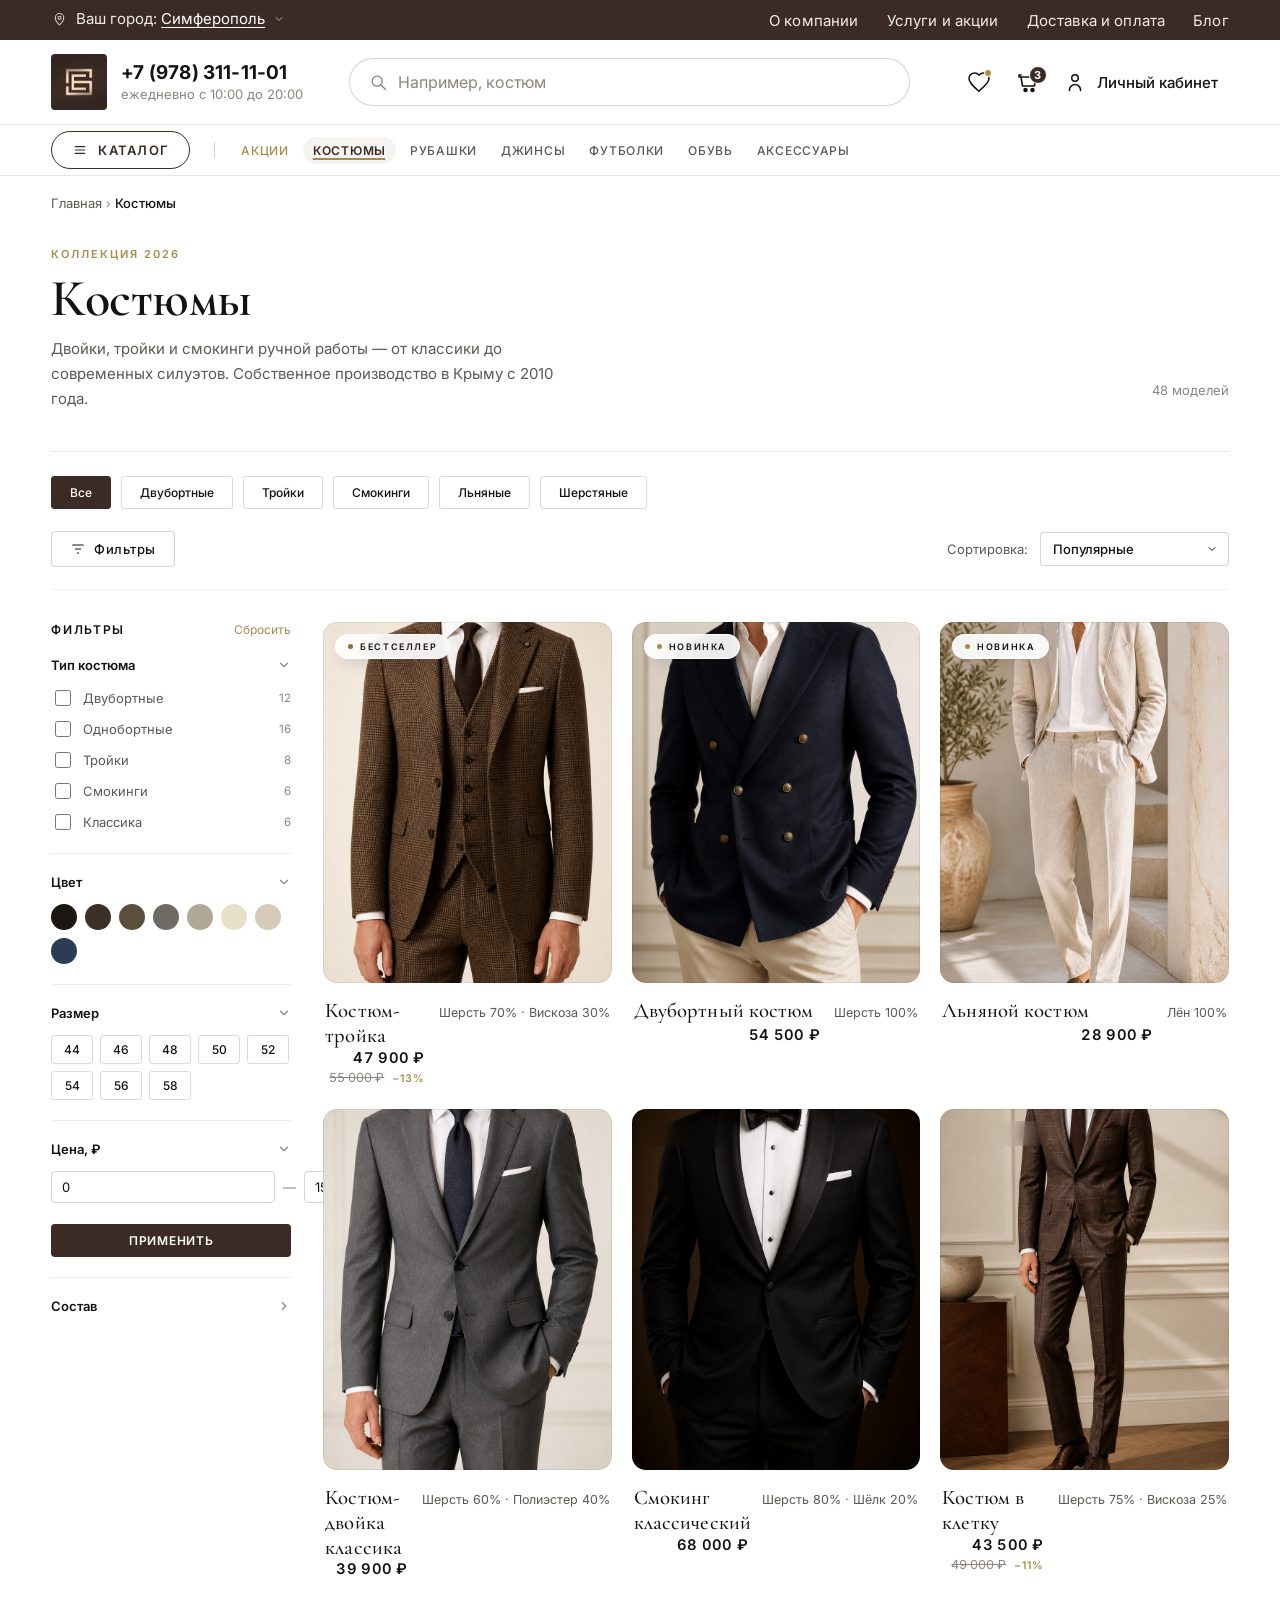
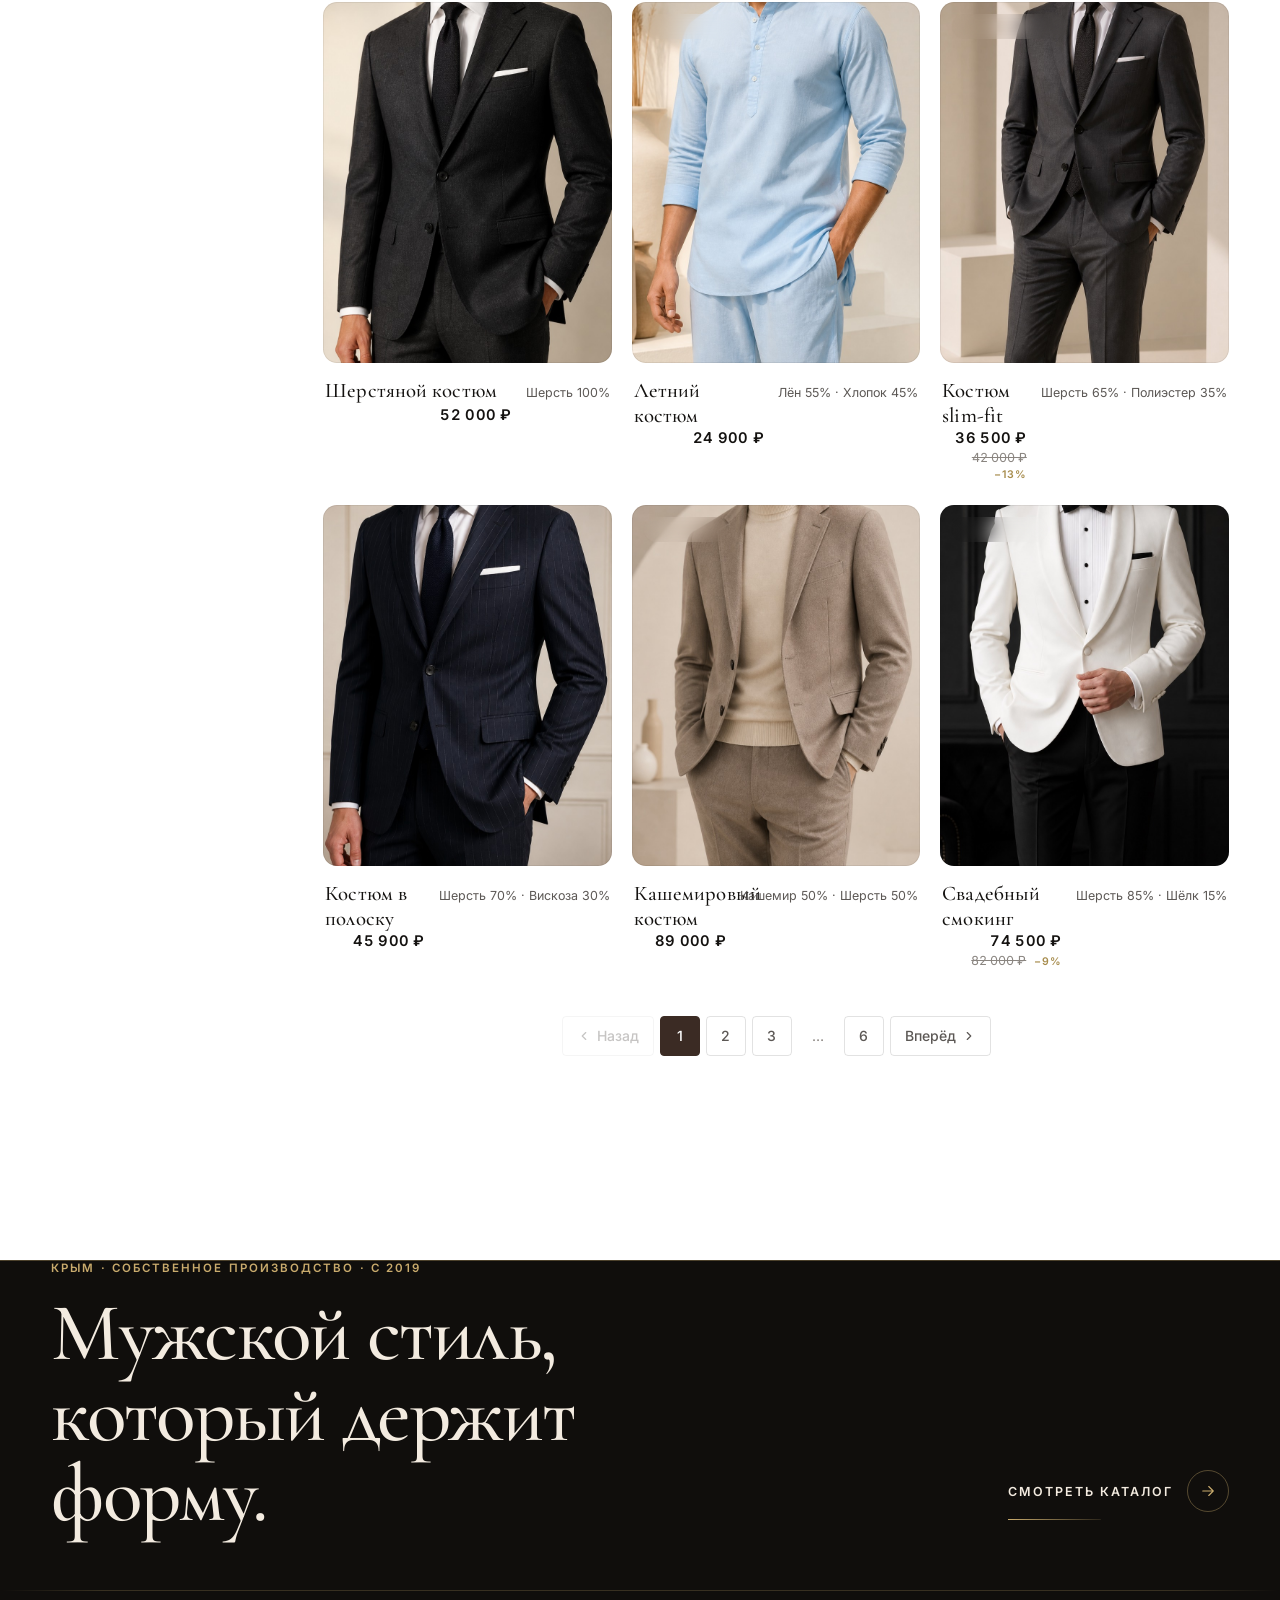
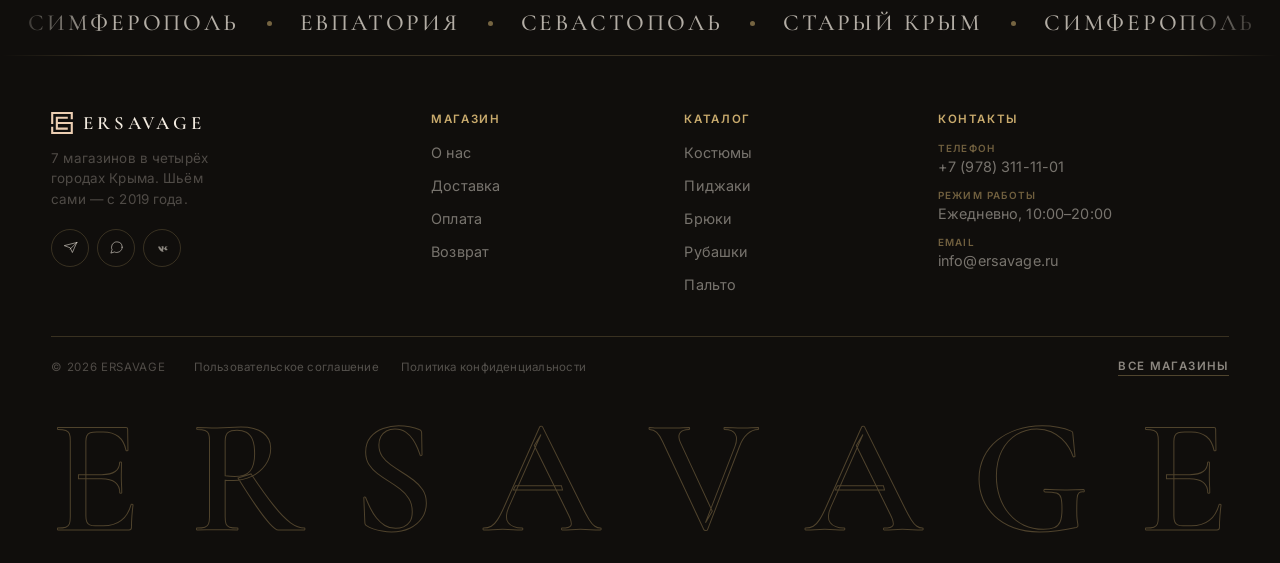
<file: suits.html>
<!DOCTYPE html>
<html lang="ru">
<head>
  <meta charset="UTF-8">
  <meta name="viewport" content="width=device-width, initial-scale=1.0">
  <title>Костюмы — ERSAVAGE</title>
  <link rel="icon" type="image/svg+xml" href="img/favicon.svg">
  <link rel="apple-touch-icon" href="img/logo.jpg">
  <link rel="preconnect" href="https://fonts.googleapis.com">
  <link rel="preconnect" href="https://fonts.gstatic.com" crossorigin>
  <link href="https://fonts.googleapis.com/css2?family=Cormorant+Garamond:wght@500;600;700&family=Inter:wght@400;500;600;700&display=swap" rel="stylesheet">
  <link rel="stylesheet" href="css/style.css">
  <link rel="stylesheet" href="css/catalog.css">
</head>
<body>
  <a class="skip-link" href="#main-content">Перейти к содержимому</a>

  <!-- ====================================================
       HEADER
       ==================================================== -->
  <header class="site-header" id="siteHeader">
    <div class="header-utility">
      <div class="container header-utility-inner">
        <div class="header-city-picker-wrap" id="cityPickerWrap">
          <button type="button" class="header-city-picker" id="cityPickerBtn" aria-haspopup="listbox" aria-expanded="false" aria-label="Выбрать город">
            <span class="header-utility-icon" aria-hidden="true">
              <svg viewBox="0 0 24 24" focusable="false">
                <path fill="none" stroke="currentColor" stroke-width="1.5" stroke-linecap="round" stroke-linejoin="round" d="M12 21s-6-5.2-6-10a6 6 0 1112 0c0 4.8-6 10-6 10z"></path>
                <circle cx="12" cy="11" r="2.25" fill="none" stroke="currentColor" stroke-width="1.5"></circle>
              </svg>
            </span>
            <span class="header-city-label">Ваш город: <span class="header-city-name" id="cityPickerName">Симферополь</span></span>
            <span class="header-city-chevron" aria-hidden="true">
              <svg viewBox="0 0 24 24" width="12" height="12" focusable="false">
                <path fill="none" stroke="currentColor" stroke-width="2" stroke-linecap="round" stroke-linejoin="round" d="M6 9l6 6 6-6"></path>
              </svg>
            </span>
          </button>
          <ul class="header-city-dropdown" id="cityPickerDropdown" role="listbox" aria-label="Выберите город">
            <li role="option" aria-selected="true"  data-city="Симферополь">Симферополь</li>
            <li role="option" aria-selected="false" data-city="Евпатория">Евпатория</li>
            <li role="option" aria-selected="false" data-city="Севастополь">Севастополь</li>
            <li role="option" aria-selected="false" data-city="Старый Крым">Старый Крым</li>
          </ul>
        </div>
        <nav class="header-utility-nav" aria-label="Информация о компании">
          <a class="header-utility-nav-link" href="contacts.html#about">О компании</a>
          <a class="header-utility-nav-link" href="sales.html">Услуги и акции</a>
          <a class="header-utility-nav-link" href="#">Доставка и оплата</a>
          <a class="header-utility-nav-link" href="#">Блог</a>
        </nav>
      </div>
    </div>

    <div class="header-main">
      <div class="container header-main-inner">

        <a class="header-logo" href="index.html" aria-label="ERSAVAGE — на главную">
          <img src="img/logo.jpg" alt="ERSAVAGE" width="48" height="48">
        </a>

        <div class="header-contact">
          <a class="header-contact-phone" href="tel:+79783111101">+7 (978) 311-11-01</a>
          <span class="header-contact-hours">ежедневно с 10:00 до 20:00</span>
        </div>

        <form class="header-search" role="search" action="#" method="get">
          <span class="header-search-icon" aria-hidden="true">
            <svg viewBox="0 0 24 24" focusable="false">
              <circle cx="11" cy="11" r="6" fill="none" stroke="currentColor" stroke-width="1.6"></circle>
              <path d="M16 16L21 21" fill="none" stroke="currentColor" stroke-width="1.6" stroke-linecap="round"></path>
            </svg>
          </span>
          <label class="sr-only" for="headerSearchInput">Поиск по каталогу</label>
          <input id="headerSearchInput" type="search" name="q" placeholder="Например, костюм" autocomplete="off">
        </form>

        <div class="header-actions">
          <button type="button" class="header-action header-wishlist-btn" aria-label="Избранное">
            <span class="wishlist-badge" aria-hidden="true"></span>
            <svg viewBox="0 0 24 24" aria-hidden="true" focusable="false">
              <path d="M12 21.35l-1.45-1.32C5.4 15.36 2 12.28 2 8.5 2 5.42 4.42 3 7.5 3c1.74 0 3.41.81 4.5 2.09C13.09 3.81 14.76 3 16.5 3 19.58 3 22 5.42 22 8.5c0 3.78-3.4 6.86-8.55 11.18L12 21.35z" fill="none" stroke="currentColor" stroke-width="1.5" stroke-linejoin="round"></path>
            </svg>
          </button>
          <a href="#" class="header-action header-cart-link" aria-label="Корзина, 3 товара">
            <span class="cart-badge">3</span>
            <svg viewBox="0 0 24 24" aria-hidden="true" focusable="false">
              <path d="M6 7h15l-1.5 9h-12L6 7z" fill="none" stroke="currentColor" stroke-width="1.6" stroke-linejoin="round"></path>
              <path d="M6 7H4V5h2" fill="none" stroke="currentColor" stroke-width="1.6" stroke-linecap="round"></path>
              <circle cx="10.5" cy="20" r="1.5" fill="currentColor"></circle>
              <circle cx="17.5" cy="20" r="1.5" fill="currentColor"></circle>
            </svg>
          </a>
          <a href="#" class="header-action header-account-link">
            <svg viewBox="0 0 24 24" aria-hidden="true" focusable="false">
              <circle cx="12" cy="8" r="3.25" fill="none" stroke="currentColor" stroke-width="1.5"></circle>
              <path d="M6.5 20.5v-.5a5.5 5.5 0 0111 0v.5" fill="none" stroke="currentColor" stroke-width="1.5" stroke-linecap="round"></path>
            </svg>
            <span>Личный кабинет</span>
          </a>
          <button
            type="button"
            class="header-action header-menu-btn"
            data-header-menu
            aria-expanded="false"
            aria-controls="headerMobileDrawer"
            aria-label="Открыть меню"
          >
            <svg class="header-menu-icon" viewBox="0 0 24 24" aria-hidden="true" focusable="false">
              <path d="M5 7h14M5 12h14M5 17h14" fill="none" stroke="currentColor" stroke-width="1.6" stroke-linecap="round"></path>
            </svg>
            <svg class="header-menu-close-icon" viewBox="0 0 24 24" aria-hidden="true" focusable="false">
              <path d="M6 6l12 12M18 6L6 18" fill="none" stroke="currentColor" stroke-width="1.6" stroke-linecap="round"></path>
            </svg>
          </button>
        </div>

      </div>
    </div>

    <div class="header-subnav" aria-label="Категории каталога">
      <div class="header-subnav-bg" aria-hidden="true"></div>
      <div class="container header-subnav-inner">
        <button type="button" class="header-catalog-btn" data-header-menu aria-label="Открыть каталог">
          <svg viewBox="0 0 24 24" aria-hidden="true" focusable="false">
            <path d="M5 7h14M5 12h14M5 17h14" fill="none" stroke="currentColor" stroke-width="1.8" stroke-linecap="round"></path>
          </svg>
          Каталог
        </button>
        <nav class="subnav-links" aria-label="Направления">
          <a href="sales.html">Акции</a>
          <a href="suits.html" aria-current="page">Костюмы</a>
          <a href="#">Рубашки</a>
          <a href="#">Джинсы</a>
          <a href="#">Футболки</a>
          <a href="#">Обувь</a>
          <a href="#">Аксессуары</a>
        </nav>
      </div>
    </div>

    <div
      class="header-mobile-drawer"
      id="headerMobileDrawer"
      aria-hidden="true"
      aria-label="Навигация по сайту"
    >
      <button type="button" class="header-mobile-drawer-backdrop" data-header-menu-close aria-label="Закрыть меню"></button>
      <div class="header-mobile-drawer-panel" role="dialog" aria-modal="true" aria-label="Меню">
        <div class="header-mobile-drawer-head">
          <p class="header-mobile-drawer-title">Меню</p>
          <button type="button" class="header-mobile-drawer-close" data-header-menu-close aria-label="Закрыть меню">
            <svg viewBox="0 0 24 24" aria-hidden="true" focusable="false">
              <path d="M6 6l12 12M18 6L6 18" fill="none" stroke="currentColor" stroke-width="1.6" stroke-linecap="round"></path>
            </svg>
          </button>
        </div>

        <a href="index.html#new" class="header-mobile-catalog-link">
          <svg viewBox="0 0 24 24" aria-hidden="true" focusable="false">
            <path d="M5 7h14M5 12h14M5 17h14" fill="none" stroke="currentColor" stroke-width="1.6" stroke-linecap="round"></path>
          </svg>
          Каталог
        </a>

        <nav class="header-mobile-nav" aria-label="Категории">
          <a href="sales.html">Акции</a>
          <a href="#">Новинки</a>
          <a href="suits.html" aria-current="page">Костюмы</a>
          <a href="#">Рубашки</a>
          <a href="#">Джинсы</a>
          <a href="#">Футболки</a>
          <a href="#">Аксессуары</a>
        </nav>

        <div class="header-mobile-divider" aria-hidden="true"></div>

        <nav class="header-mobile-nav header-mobile-nav--utility" aria-label="Сервисная навигация">
          <a href="contacts.html#about">О компании</a>
          <a href="#">Услуги и акции</a>
          <a href="#">Доставка и оплата</a>
          <a href="#">Блог</a>
        </nav>

        <div class="header-mobile-footer">
          <a class="header-mobile-phone" href="tel:+79783111101">+7 (978) 311-11-01</a>
          <p class="header-mobile-phone-hours">ежедневно с 10:00 до 20:00</p>
        </div>
      </div>
    </div>
  </header>

  <!-- ====================================================
       MAIN
       ==================================================== -->
  <main id="main-content">

    <div class="container">

      <!-- Breadcrumb -->
      <nav class="catalog-breadcrumb" aria-label="Хлебные крошки">
        <ol class="catalog-breadcrumb-list">
          <li><a href="index.html">Главная</a></li>
          <li aria-hidden="true"><span class="catalog-breadcrumb-sep">›</span></li>
          <li><span aria-current="page">Костюмы</span></li>
        </ol>
      </nav>

      <!-- Category Hero -->
      <section class="catalog-hero" aria-labelledby="catalogTitle">
        <div class="catalog-hero-inner">
          <div class="catalog-hero-text">
            <p class="catalog-hero-eyebrow">Коллекция 2026</p>
            <h1 class="catalog-hero-title" id="catalogTitle">Костюмы</h1>
            <p class="catalog-hero-desc">Двойки, тройки и смокинги ручной работы — от классики до современных силуэтов. Собственное производство в Крыму с 2010 года.</p>
          </div>
          <div class="catalog-hero-meta">
            <p class="catalog-hero-count" id="catalogCount">48 моделей</p>
          </div>
        </div>
      </section>

      <!-- Subcategory tabs -->
      <div style="display:flex;gap:10px;padding:24px 0 0;flex-wrap:wrap;" role="group" aria-label="Подкатегории">
        <button type="button" class="catalog-size-btn is-active" data-subcat="all" style="padding:8px 18px;min-width:unset;">Все</button>
        <button type="button" class="catalog-size-btn" data-subcat="dvubortnye" style="padding:8px 18px;min-width:unset;">Двубортные</button>
        <button type="button" class="catalog-size-btn" data-subcat="trojki" style="padding:8px 18px;min-width:unset;">Тройки</button>
        <button type="button" class="catalog-size-btn" data-subcat="smokings" style="padding:8px 18px;min-width:unset;">Смокинги</button>
        <button type="button" class="catalog-size-btn" data-subcat="linen" style="padding:8px 18px;min-width:unset;">Льняные</button>
        <button type="button" class="catalog-size-btn" data-subcat="wool" style="padding:8px 18px;min-width:unset;">Шерстяные</button>
      </div>

      <!-- Toolbar -->
      <div class="catalog-toolbar">
        <div class="catalog-toolbar-left">
          <button type="button" class="catalog-filter-toggle" id="catalogFilterToggle" aria-expanded="false" aria-controls="catalogSidebar">
            <svg width="16" height="16" viewBox="0 0 24 24" fill="none" stroke="currentColor" stroke-width="1.6" stroke-linecap="round" stroke-linejoin="round" aria-hidden="true">
              <line x1="4" y1="6" x2="20" y2="6"></line>
              <line x1="8" y1="12" x2="16" y2="12"></line>
              <line x1="11" y1="18" x2="13" y2="18"></line>
            </svg>
            Фильтры
          </button>

          <div class="catalog-active-filters" id="catalogActiveTags">
            <!-- Active filter tags injected here by JS -->
          </div>
        </div>

        <div class="catalog-toolbar-right">
          <label class="catalog-sort-label" for="catalogSort">Сортировка:</label>
          <select class="catalog-sort-select" id="catalogSort" aria-label="Сортировка товаров">
            <option value="popular">Популярные</option>
            <option value="new">Новинки</option>
            <option value="price-asc">По возрастанию цены</option>
            <option value="price-desc">По убыванию цены</option>
          </select>
        </div>
      </div>

    </div><!-- /container -->

    <!-- Layout: sidebar + grid -->
    <div class="container" style="padding-top:0;">
      <div class="catalog-layout">

        <!-- Sidebar Filters -->
        <aside class="catalog-sidebar" id="catalogSidebar" aria-label="Фильтры">
          <div class="catalog-sidebar-panel">
            <!-- Close button (mobile only) -->
            <button type="button" class="catalog-sidebar-close" id="catalogSidebarClose" aria-label="Закрыть фильтры">
              <svg width="20" height="20" viewBox="0 0 24 24" fill="none" stroke="currentColor" stroke-width="1.6" stroke-linecap="round" aria-hidden="true">
                <path d="M6 6l12 12M18 6L6 18"></path>
              </svg>
            </button>

            <div class="catalog-sidebar-head">
              <h2 class="catalog-sidebar-title">Фильтры</h2>
              <button type="button" class="catalog-sidebar-reset" id="catalogResetFilters">Сбросить</button>
            </div>

            <!-- Тип костюма -->
            <div class="catalog-filter-group">
              <button type="button" class="catalog-filter-group-toggle" aria-expanded="true" aria-controls="filterType">
                Тип костюма
                <svg width="14" height="14" viewBox="0 0 24 24" fill="none" stroke="currentColor" stroke-width="2" stroke-linecap="round" stroke-linejoin="round" aria-hidden="true">
                  <path d="M6 9l6 6 6-6"></path>
                </svg>
              </button>
              <div class="catalog-filter-group-body" id="filterType">
                <label class="catalog-check-label">
                  <input type="checkbox" name="type" value="dvubortnye"> Двубортные
                  <span class="catalog-check-count">12</span>
                </label>
                <label class="catalog-check-label">
                  <input type="checkbox" name="type" value="odnobort"> Однобортные
                  <span class="catalog-check-count">16</span>
                </label>
                <label class="catalog-check-label">
                  <input type="checkbox" name="type" value="trojki"> Тройки
                  <span class="catalog-check-count">8</span>
                </label>
                <label class="catalog-check-label">
                  <input type="checkbox" name="type" value="smokings"> Смокинги
                  <span class="catalog-check-count">6</span>
                </label>
                <label class="catalog-check-label">
                  <input type="checkbox" name="type" value="klassika"> Классика
                  <span class="catalog-check-count">6</span>
                </label>
              </div>
            </div>

            <!-- Цвет -->
            <div class="catalog-filter-group">
              <button type="button" class="catalog-filter-group-toggle" aria-expanded="true" aria-controls="filterColor">
                Цвет
                <svg width="14" height="14" viewBox="0 0 24 24" fill="none" stroke="currentColor" stroke-width="2" stroke-linecap="round" stroke-linejoin="round" aria-hidden="true">
                  <path d="M6 9l6 6 6-6"></path>
                </svg>
              </button>
              <div class="catalog-filter-group-body" id="filterColor">
                <div class="catalog-color-options">
                  <button type="button" class="catalog-color-swatch" style="background:#1a1612;" title="Чёрный" aria-label="Чёрный"></button>
                  <button type="button" class="catalog-color-swatch" style="background:#3b3028;" title="Тёмно-коричневый" aria-label="Тёмно-коричневый"></button>
                  <button type="button" class="catalog-color-swatch" style="background:#5c4e3d;" title="Коричневый" aria-label="Коричневый"></button>
                  <button type="button" class="catalog-color-swatch" style="background:#6e6a64;" title="Серый" aria-label="Серый"></button>
                  <button type="button" class="catalog-color-swatch" style="background:#b0a896;" title="Светло-серый" aria-label="Светло-серый"></button>
                  <button type="button" class="catalog-color-swatch" style="background:#e8dfc8;" title="Бежевый" aria-label="Бежевый"></button>
                  <button type="button" class="catalog-color-swatch" style="background:#d6cbb8;" title="Кремовый" aria-label="Кремовый"></button>
                  <button type="button" class="catalog-color-swatch" style="background:#2a3d52;" title="Синий" aria-label="Синий"></button>
                </div>
              </div>
            </div>

            <!-- Размер -->
            <div class="catalog-filter-group">
              <button type="button" class="catalog-filter-group-toggle" aria-expanded="true" aria-controls="filterSize">
                Размер
                <svg width="14" height="14" viewBox="0 0 24 24" fill="none" stroke="currentColor" stroke-width="2" stroke-linecap="round" stroke-linejoin="round" aria-hidden="true">
                  <path d="M6 9l6 6 6-6"></path>
                </svg>
              </button>
              <div class="catalog-filter-group-body" id="filterSize">
                <div class="catalog-size-options">
                  <button type="button" class="catalog-size-btn" data-size="44">44</button>
                  <button type="button" class="catalog-size-btn" data-size="46">46</button>
                  <button type="button" class="catalog-size-btn" data-size="48">48</button>
                  <button type="button" class="catalog-size-btn" data-size="50">50</button>
                  <button type="button" class="catalog-size-btn" data-size="52">52</button>
                  <button type="button" class="catalog-size-btn" data-size="54">54</button>
                  <button type="button" class="catalog-size-btn" data-size="56">56</button>
                  <button type="button" class="catalog-size-btn" data-size="58">58</button>
                </div>
              </div>
            </div>

            <!-- Цена -->
            <div class="catalog-filter-group">
              <button type="button" class="catalog-filter-group-toggle" aria-expanded="true" aria-controls="filterPrice">
                Цена, ₽
                <svg width="14" height="14" viewBox="0 0 24 24" fill="none" stroke="currentColor" stroke-width="2" stroke-linecap="round" stroke-linejoin="round" aria-hidden="true">
                  <path d="M6 9l6 6 6-6"></path>
                </svg>
              </button>
              <div class="catalog-filter-group-body" id="filterPrice">
                <div class="catalog-price-inputs">
                  <input type="number" class="catalog-price-input" id="priceFrom" placeholder="От" min="0" value="0">
                  <span class="catalog-price-sep">—</span>
                  <input type="number" class="catalog-price-input" id="priceTo" placeholder="До" min="0" value="150000">
                </div>
                <button type="button" class="catalog-price-apply" id="priceApply">Применить</button>
              </div>
            </div>

            <!-- Материал -->
            <div class="catalog-filter-group">
              <button type="button" class="catalog-filter-group-toggle" aria-expanded="false" aria-controls="filterMaterial">
                Состав
                <svg width="14" height="14" viewBox="0 0 24 24" fill="none" stroke="currentColor" stroke-width="2" stroke-linecap="round" stroke-linejoin="round" aria-hidden="true">
                  <path d="M6 9l6 6 6-6"></path>
                </svg>
              </button>
              <div class="catalog-filter-group-body" id="filterMaterial" hidden>
                <label class="catalog-check-label">
                  <input type="checkbox" name="material" value="wool"> Шерсть
                  <span class="catalog-check-count">18</span>
                </label>
                <label class="catalog-check-label">
                  <input type="checkbox" name="material" value="linen"> Лён
                  <span class="catalog-check-count">10</span>
                </label>
                <label class="catalog-check-label">
                  <input type="checkbox" name="material" value="viscose"> Вискоза
                  <span class="catalog-check-count">9</span>
                </label>
                <label class="catalog-check-label">
                  <input type="checkbox" name="material" value="cashmere"> Кашемир
                  <span class="catalog-check-count">5</span>
                </label>
                <label class="catalog-check-label">
                  <input type="checkbox" name="material" value="cotton"> Хлопок
                  <span class="catalog-check-count">6</span>
                </label>
              </div>
            </div>

          </div>
        </aside>

        <!-- Product Grid -->
        <section class="catalog-grid-area" aria-labelledby="catalogTitle">

          <div class="catalog-grid" id="catalogGrid">

            <!-- Card 1: Костюм-тройка -->
            <article class="na-card reveal">
              <div class="na-card-img">
                <a href="product.html" tabindex="-1" aria-hidden="true">
                  <img src="img/product-suit-triple.jpg" alt="Костюм-тройка ERSAVAGE" loading="lazy">
                </a>
                <span class="na-badge na-badge--hit">Бестселлер</span>
                <button type="button" class="na-wish" aria-label="Добавить в избранное">
                  <svg viewBox="0 0 24 24" aria-hidden="true" focusable="false"><path d="M12 21.35l-1.45-1.32C5.4 15.36 2 12.28 2 8.5 2 5.42 4.42 3 7.5 3c1.74 0 3.41.81 4.5 2.09C13.09 3.81 14.76 3 16.5 3 19.58 3 22 5.42 22 8.5c0 3.78-3.4 6.86-8.55 11.18L12 21.35z" fill="none" stroke="currentColor" stroke-width="1.5" stroke-linejoin="round"/></svg>
                </button>
                <div class="na-card-cta-bar">
                  <button type="button" class="na-cart-btn-overlay">В корзину</button>
                </div>
              </div>
              <div class="na-card-info">
                <h3 class="na-card-title"><a href="product.html">Костюм-тройка</a></h3>
                <p class="na-card-subtitle" style="font-size:.78rem;color:var(--ink-muted);margin:2px 0 6px;font-family:Inter,sans-serif;">Шерсть 70% · Вискоза 30%</p>
                <div class="na-card-price-row">
                  <span class="na-price-new">47 900 ₽</span>
                  <span class="na-price-old">55 000 ₽</span>
                  <span class="na-price-discount">−13%</span>
                </div>
              </div>
            </article>

            <!-- Card 2: Двубортный костюм -->
            <article class="na-card reveal">
              <div class="na-card-img">
                <a href="product.html" tabindex="-1" aria-hidden="true">
                  <img src="img/product-jacket-double.jpg" alt="Двубортный костюм ERSAVAGE" loading="lazy">
                </a>
                <span class="na-badge na-badge--new">Новинка</span>
                <button type="button" class="na-wish" aria-label="Добавить в избранное">
                  <svg viewBox="0 0 24 24" aria-hidden="true" focusable="false"><path d="M12 21.35l-1.45-1.32C5.4 15.36 2 12.28 2 8.5 2 5.42 4.42 3 7.5 3c1.74 0 3.41.81 4.5 2.09C13.09 3.81 14.76 3 16.5 3 19.58 3 22 5.42 22 8.5c0 3.78-3.4 6.86-8.55 11.18L12 21.35z" fill="none" stroke="currentColor" stroke-width="1.5" stroke-linejoin="round"/></svg>
                </button>
                <div class="na-card-cta-bar">
                  <button type="button" class="na-cart-btn-overlay">В корзину</button>
                </div>
              </div>
              <div class="na-card-info">
                <h3 class="na-card-title"><a href="product.html">Двубортный костюм</a></h3>
                <p class="na-card-subtitle" style="font-size:.78rem;color:var(--ink-muted);margin:2px 0 6px;font-family:Inter,sans-serif;">Шерсть 100%</p>
                <div class="na-card-price-row">
                  <span class="na-price-new">54 500 ₽</span>
                </div>
              </div>
            </article>

            <!-- Card 3: Льняной костюм -->
            <article class="na-card reveal">
              <div class="na-card-img">
                <a href="product.html" tabindex="-1" aria-hidden="true">
                  <img src="img/product-suit-linen.jpg" alt="Льняной костюм ERSAVAGE" loading="lazy">
                </a>
                <span class="na-badge na-badge--new">Новинка</span>
                <button type="button" class="na-wish" aria-label="Добавить в избранное">
                  <svg viewBox="0 0 24 24" aria-hidden="true" focusable="false"><path d="M12 21.35l-1.45-1.32C5.4 15.36 2 12.28 2 8.5 2 5.42 4.42 3 7.5 3c1.74 0 3.41.81 4.5 2.09C13.09 3.81 14.76 3 16.5 3 19.58 3 22 5.42 22 8.5c0 3.78-3.4 6.86-8.55 11.18L12 21.35z" fill="none" stroke="currentColor" stroke-width="1.5" stroke-linejoin="round"/></svg>
                </button>
                <div class="na-card-cta-bar">
                  <button type="button" class="na-cart-btn-overlay">В корзину</button>
                </div>
              </div>
              <div class="na-card-info">
                <h3 class="na-card-title"><a href="product.html">Льняной костюм</a></h3>
                <p class="na-card-subtitle" style="font-size:.78rem;color:var(--ink-muted);margin:2px 0 6px;font-family:Inter,sans-serif;">Лён 100%</p>
                <div class="na-card-price-row">
                  <span class="na-price-new">28 900 ₽</span>
                </div>
              </div>
            </article>

            <!-- Card 4: Костюм-двойка классика -->
            <article class="na-card reveal">
              <div class="na-card-img">
                <a href="product.html" tabindex="-1" aria-hidden="true">
                  <img src="img/product-suit-classic.jpg" alt="Костюм-двойка классика ERSAVAGE" loading="lazy">
                </a>
                <button type="button" class="na-wish" aria-label="Добавить в избранное">
                  <svg viewBox="0 0 24 24" aria-hidden="true" focusable="false"><path d="M12 21.35l-1.45-1.32C5.4 15.36 2 12.28 2 8.5 2 5.42 4.42 3 7.5 3c1.74 0 3.41.81 4.5 2.09C13.09 3.81 14.76 3 16.5 3 19.58 3 22 5.42 22 8.5c0 3.78-3.4 6.86-8.55 11.18L12 21.35z" fill="none" stroke="currentColor" stroke-width="1.5" stroke-linejoin="round"/></svg>
                </button>
                <div class="na-card-cta-bar">
                  <button type="button" class="na-cart-btn-overlay">В корзину</button>
                </div>
              </div>
              <div class="na-card-info">
                <h3 class="na-card-title"><a href="product.html">Костюм-двойка классика</a></h3>
                <p class="na-card-subtitle" style="font-size:.78rem;color:var(--ink-muted);margin:2px 0 6px;font-family:Inter,sans-serif;">Шерсть 60% · Полиэстер 40%</p>
                <div class="na-card-price-row">
                  <span class="na-price-new">39 900 ₽</span>
                </div>
              </div>
            </article>

            <!-- Card 5: Смокинг -->
            <article class="na-card reveal">
              <div class="na-card-img">
                <a href="product.html" tabindex="-1" aria-hidden="true">
                  <img src="img/product-tuxedo.jpg" alt="Смокинг ERSAVAGE" loading="lazy">
                </a>
                <span class="na-badge na-badge--limited">Limited</span>
                <button type="button" class="na-wish" aria-label="Добавить в избранное">
                  <svg viewBox="0 0 24 24" aria-hidden="true" focusable="false"><path d="M12 21.35l-1.45-1.32C5.4 15.36 2 12.28 2 8.5 2 5.42 4.42 3 7.5 3c1.74 0 3.41.81 4.5 2.09C13.09 3.81 14.76 3 16.5 3 19.58 3 22 5.42 22 8.5c0 3.78-3.4 6.86-8.55 11.18L12 21.35z" fill="none" stroke="currentColor" stroke-width="1.5" stroke-linejoin="round"/></svg>
                </button>
                <div class="na-card-cta-bar">
                  <button type="button" class="na-cart-btn-overlay">В корзину</button>
                </div>
              </div>
              <div class="na-card-info">
                <h3 class="na-card-title"><a href="product.html">Смокинг классический</a></h3>
                <p class="na-card-subtitle" style="font-size:.78rem;color:var(--ink-muted);margin:2px 0 6px;font-family:Inter,sans-serif;">Шерсть 80% · Шёлк 20%</p>
                <div class="na-card-price-row">
                  <span class="na-price-new">68 000 ₽</span>
                </div>
              </div>
            </article>

            <!-- Card 6: Костюм в клетку -->
            <article class="na-card reveal">
              <div class="na-card-img">
                <a href="product.html" tabindex="-1" aria-hidden="true">
                  <img src="img/product-suit-plaid.jpg" alt="Костюм в клетку ERSAVAGE" loading="lazy">
                </a>
                <span class="na-badge na-badge--new">Новинка</span>
                <button type="button" class="na-wish" aria-label="Добавить в избранное">
                  <svg viewBox="0 0 24 24" aria-hidden="true" focusable="false"><path d="M12 21.35l-1.45-1.32C5.4 15.36 2 12.28 2 8.5 2 5.42 4.42 3 7.5 3c1.74 0 3.41.81 4.5 2.09C13.09 3.81 14.76 3 16.5 3 19.58 3 22 5.42 22 8.5c0 3.78-3.4 6.86-8.55 11.18L12 21.35z" fill="none" stroke="currentColor" stroke-width="1.5" stroke-linejoin="round"/></svg>
                </button>
                <div class="na-card-cta-bar">
                  <button type="button" class="na-cart-btn-overlay">В корзину</button>
                </div>
              </div>
              <div class="na-card-info">
                <h3 class="na-card-title"><a href="product.html">Костюм в клетку</a></h3>
                <p class="na-card-subtitle" style="font-size:.78rem;color:var(--ink-muted);margin:2px 0 6px;font-family:Inter,sans-serif;">Шерсть 75% · Вискоза 25%</p>
                <div class="na-card-price-row">
                  <span class="na-price-new">43 500 ₽</span>
                  <span class="na-price-old">49 000 ₽</span>
                  <span class="na-price-discount">−11%</span>
                </div>
              </div>
            </article>

            <!-- Card 7: Шерстяной костюм -->
            <article class="na-card reveal">
              <div class="na-card-img">
                <a href="product.html" tabindex="-1" aria-hidden="true">
                  <img src="img/product-suit-wool.jpg" alt="Шерстяной костюм ERSAVAGE" loading="lazy">
                </a>
                <button type="button" class="na-wish" aria-label="Добавить в избранное">
                  <svg viewBox="0 0 24 24" aria-hidden="true" focusable="false"><path d="M12 21.35l-1.45-1.32C5.4 15.36 2 12.28 2 8.5 2 5.42 4.42 3 7.5 3c1.74 0 3.41.81 4.5 2.09C13.09 3.81 14.76 3 16.5 3 19.58 3 22 5.42 22 8.5c0 3.78-3.4 6.86-8.55 11.18L12 21.35z" fill="none" stroke="currentColor" stroke-width="1.5" stroke-linejoin="round"/></svg>
                </button>
                <div class="na-card-cta-bar">
                  <button type="button" class="na-cart-btn-overlay">В корзину</button>
                </div>
              </div>
              <div class="na-card-info">
                <h3 class="na-card-title"><a href="product.html">Шерстяной костюм</a></h3>
                <p class="na-card-subtitle" style="font-size:.78rem;color:var(--ink-muted);margin:2px 0 6px;font-family:Inter,sans-serif;">Шерсть 100%</p>
                <div class="na-card-price-row">
                  <span class="na-price-new">52 000 ₽</span>
                </div>
              </div>
            </article>

            <!-- Card 8: Летний костюм -->
            <article class="na-card reveal">
              <div class="na-card-img">
                <a href="product.html" tabindex="-1" aria-hidden="true">
                  <img src="img/product-suit-summer.jpg" alt="Летний костюм ERSAVAGE" loading="lazy">
                </a>
                <span class="na-badge na-badge--new">Новинка</span>
                <button type="button" class="na-wish" aria-label="Добавить в избранное">
                  <svg viewBox="0 0 24 24" aria-hidden="true" focusable="false"><path d="M12 21.35l-1.45-1.32C5.4 15.36 2 12.28 2 8.5 2 5.42 4.42 3 7.5 3c1.74 0 3.41.81 4.5 2.09C13.09 3.81 14.76 3 16.5 3 19.58 3 22 5.42 22 8.5c0 3.78-3.4 6.86-8.55 11.18L12 21.35z" fill="none" stroke="currentColor" stroke-width="1.5" stroke-linejoin="round"/></svg>
                </button>
                <div class="na-card-cta-bar">
                  <button type="button" class="na-cart-btn-overlay">В корзину</button>
                </div>
              </div>
              <div class="na-card-info">
                <h3 class="na-card-title"><a href="product.html">Летний костюм</a></h3>
                <p class="na-card-subtitle" style="font-size:.78rem;color:var(--ink-muted);margin:2px 0 6px;font-family:Inter,sans-serif;">Лён 55% · Хлопок 45%</p>
                <div class="na-card-price-row">
                  <span class="na-price-new">24 900 ₽</span>
                </div>
              </div>
            </article>

            <!-- Card 9: Костюм slim-fit -->
            <article class="na-card reveal">
              <div class="na-card-img">
                <a href="product.html" tabindex="-1" aria-hidden="true">
                  <img src="img/product-suit-slim.jpg" alt="Костюм slim-fit ERSAVAGE" loading="lazy">
                </a>
                <span class="na-badge na-badge--hit">Бестселлер</span>
                <button type="button" class="na-wish" aria-label="Добавить в избранное">
                  <svg viewBox="0 0 24 24" aria-hidden="true" focusable="false"><path d="M12 21.35l-1.45-1.32C5.4 15.36 2 12.28 2 8.5 2 5.42 4.42 3 7.5 3c1.74 0 3.41.81 4.5 2.09C13.09 3.81 14.76 3 16.5 3 19.58 3 22 5.42 22 8.5c0 3.78-3.4 6.86-8.55 11.18L12 21.35z" fill="none" stroke="currentColor" stroke-width="1.5" stroke-linejoin="round"/></svg>
                </button>
                <div class="na-card-cta-bar">
                  <button type="button" class="na-cart-btn-overlay">В корзину</button>
                </div>
              </div>
              <div class="na-card-info">
                <h3 class="na-card-title"><a href="product.html">Костюм slim-fit</a></h3>
                <p class="na-card-subtitle" style="font-size:.78rem;color:var(--ink-muted);margin:2px 0 6px;font-family:Inter,sans-serif;">Шерсть 65% · Полиэстер 35%</p>
                <div class="na-card-price-row">
                  <span class="na-price-new">36 500 ₽</span>
                  <span class="na-price-old">42 000 ₽</span>
                  <span class="na-price-discount">−13%</span>
                </div>
              </div>
            </article>

            <!-- Card 10: Костюм в полоску -->
            <article class="na-card reveal">
              <div class="na-card-img">
                <a href="product.html" tabindex="-1" aria-hidden="true">
                  <img src="img/product-suit-pinstripe.jpg" alt="Костюм в полоску ERSAVAGE" loading="lazy">
                </a>
                <button type="button" class="na-wish" aria-label="Добавить в избранное">
                  <svg viewBox="0 0 24 24" aria-hidden="true" focusable="false"><path d="M12 21.35l-1.45-1.32C5.4 15.36 2 12.28 2 8.5 2 5.42 4.42 3 7.5 3c1.74 0 3.41.81 4.5 2.09C13.09 3.81 14.76 3 16.5 3 19.58 3 22 5.42 22 8.5c0 3.78-3.4 6.86-8.55 11.18L12 21.35z" fill="none" stroke="currentColor" stroke-width="1.5" stroke-linejoin="round"/></svg>
                </button>
                <div class="na-card-cta-bar">
                  <button type="button" class="na-cart-btn-overlay">В корзину</button>
                </div>
              </div>
              <div class="na-card-info">
                <h3 class="na-card-title"><a href="product.html">Костюм в полоску</a></h3>
                <p class="na-card-subtitle" style="font-size:.78rem;color:var(--ink-muted);margin:2px 0 6px;font-family:Inter,sans-serif;">Шерсть 70% · Вискоза 30%</p>
                <div class="na-card-price-row">
                  <span class="na-price-new">45 900 ₽</span>
                </div>
              </div>
            </article>

            <!-- Card 11: Кашемировый костюм -->
            <article class="na-card reveal">
              <div class="na-card-img">
                <a href="product.html" tabindex="-1" aria-hidden="true">
                  <img src="img/product-suit-cashmere.jpg" alt="Кашемировый костюм ERSAVAGE" loading="lazy">
                </a>
                <span class="na-badge na-badge--limited">Limited</span>
                <button type="button" class="na-wish" aria-label="Добавить в избранное">
                  <svg viewBox="0 0 24 24" aria-hidden="true" focusable="false"><path d="M12 21.35l-1.45-1.32C5.4 15.36 2 12.28 2 8.5 2 5.42 4.42 3 7.5 3c1.74 0 3.41.81 4.5 2.09C13.09 3.81 14.76 3 16.5 3 19.58 3 22 5.42 22 8.5c0 3.78-3.4 6.86-8.55 11.18L12 21.35z" fill="none" stroke="currentColor" stroke-width="1.5" stroke-linejoin="round"/></svg>
                </button>
                <div class="na-card-cta-bar">
                  <button type="button" class="na-cart-btn-overlay">В корзину</button>
                </div>
              </div>
              <div class="na-card-info">
                <h3 class="na-card-title"><a href="product.html">Кашемировый костюм</a></h3>
                <p class="na-card-subtitle" style="font-size:.78rem;color:var(--ink-muted);margin:2px 0 6px;font-family:Inter,sans-serif;">Кашемир 50% · Шерсть 50%</p>
                <div class="na-card-price-row">
                  <span class="na-price-new">89 000 ₽</span>
                </div>
              </div>
            </article>

            <!-- Card 12: Свадебный смокинг -->
            <article class="na-card reveal">
              <div class="na-card-img">
                <a href="product.html" tabindex="-1" aria-hidden="true">
                  <img src="img/product-tuxedo-wedding.jpg" alt="Свадебный смокинг ERSAVAGE" loading="lazy">
                </a>
                <span class="na-badge na-badge--new">Новинка</span>
                <button type="button" class="na-wish" aria-label="Добавить в избранное">
                  <svg viewBox="0 0 24 24" aria-hidden="true" focusable="false"><path d="M12 21.35l-1.45-1.32C5.4 15.36 2 12.28 2 8.5 2 5.42 4.42 3 7.5 3c1.74 0 3.41.81 4.5 2.09C13.09 3.81 14.76 3 16.5 3 19.58 3 22 5.42 22 8.5c0 3.78-3.4 6.86-8.55 11.18L12 21.35z" fill="none" stroke="currentColor" stroke-width="1.5" stroke-linejoin="round"/></svg>
                </button>
                <div class="na-card-cta-bar">
                  <button type="button" class="na-cart-btn-overlay">В корзину</button>
                </div>
              </div>
              <div class="na-card-info">
                <h3 class="na-card-title"><a href="product.html">Свадебный смокинг</a></h3>
                <p class="na-card-subtitle" style="font-size:.78rem;color:var(--ink-muted);margin:2px 0 6px;font-family:Inter,sans-serif;">Шерсть 85% · Шёлк 15%</p>
                <div class="na-card-price-row">
                  <span class="na-price-new">74 500 ₽</span>
                  <span class="na-price-old">82 000 ₽</span>
                  <span class="na-price-discount">−9%</span>
                </div>
              </div>
            </article>

          </div><!-- /catalog-grid -->

          <!-- Pagination -->
          <nav class="catalog-pagination" aria-label="Пагинация">
            <button type="button" class="catalog-page-btn catalog-page-btn--nav" disabled aria-label="Предыдущая страница">
              <svg width="14" height="14" viewBox="0 0 24 24" fill="none" stroke="currentColor" stroke-width="2" stroke-linecap="round" stroke-linejoin="round" aria-hidden="true"><path d="M15 18l-6-6 6-6"/></svg>
              Назад
            </button>
            <a href="#" class="catalog-page-btn is-current" aria-current="page" aria-label="Страница 1">1</a>
            <a href="#" class="catalog-page-btn" aria-label="Страница 2">2</a>
            <a href="#" class="catalog-page-btn" aria-label="Страница 3">3</a>
            <span class="catalog-page-dots" aria-hidden="true">…</span>
            <a href="#" class="catalog-page-btn" aria-label="Страница 6">6</a>
            <button type="button" class="catalog-page-btn catalog-page-btn--nav" aria-label="Следующая страница">
              Вперёд
              <svg width="14" height="14" viewBox="0 0 24 24" fill="none" stroke="currentColor" stroke-width="2" stroke-linecap="round" stroke-linejoin="round" aria-hidden="true"><path d="M9 18l6-6-6-6"/></svg>
            </button>
          </nav>

        </section><!-- /catalog-grid-area -->

      </div><!-- /catalog-layout -->
    </div><!-- /container -->

  </main>

    <footer class="site-footer" id="footer">

    <div class="container footer-inner">
      <div class="footer-statement">
        <div class="footer-statement-text">
          <p class="footer-eyebrow">Крым · собственное производство · с 2019</p>
          <h2 class="footer-title">Мужской стиль,<br>который держит форму.</h2>
        </div>
        <a href="suits.html" class="footer-cta">
          <span class="footer-cta-label">Смотреть каталог</span>
          <span class="footer-cta-arrow" aria-hidden="true">
            <svg viewBox="0 0 24 24" width="18" height="18" fill="none" stroke="currentColor" stroke-width="1.5" stroke-linecap="round" stroke-linejoin="round"><path d="M5 12h14M13 6l6 6-6 6"/></svg>
          </span>
        </a>
      </div>

      <div class="footer-cities" aria-label="Города присутствия">
        <div class="footer-cities-track">
          <span class="footer-city">Симферополь</span><span class="footer-cities-sep" aria-hidden="true"></span>
          <span class="footer-city">Евпатория</span><span class="footer-cities-sep" aria-hidden="true"></span>
          <span class="footer-city">Севастополь</span><span class="footer-cities-sep" aria-hidden="true"></span>
          <span class="footer-city">Старый Крым</span><span class="footer-cities-sep" aria-hidden="true"></span>
          <span class="footer-city">Симферополь</span><span class="footer-cities-sep" aria-hidden="true"></span>
          <span class="footer-city">Евпатория</span><span class="footer-cities-sep" aria-hidden="true"></span>
          <span class="footer-city">Севастополь</span><span class="footer-cities-sep" aria-hidden="true"></span>
          <span class="footer-city">Старый Крым</span><span class="footer-cities-sep" aria-hidden="true"></span>
          <span class="footer-city" aria-hidden="true">Симферополь</span><span class="footer-cities-sep" aria-hidden="true"></span>
          <span class="footer-city" aria-hidden="true">Евпатория</span><span class="footer-cities-sep" aria-hidden="true"></span>
          <span class="footer-city" aria-hidden="true">Севастополь</span><span class="footer-cities-sep" aria-hidden="true"></span>
          <span class="footer-city" aria-hidden="true">Старый Крым</span><span class="footer-cities-sep" aria-hidden="true"></span>
          <span class="footer-city" aria-hidden="true">Симферополь</span><span class="footer-cities-sep" aria-hidden="true"></span>
          <span class="footer-city" aria-hidden="true">Евпатория</span><span class="footer-cities-sep" aria-hidden="true"></span>
          <span class="footer-city" aria-hidden="true">Севастополь</span><span class="footer-cities-sep" aria-hidden="true"></span>
          <span class="footer-city" aria-hidden="true">Старый Крым</span><span class="footer-cities-sep" aria-hidden="true"></span>
        </div>
      </div>

      <div class="footer-grid">
        <div class="footer-brand-block">
          <a class="footer-logo" href="index.html" aria-label="ERSAVAGE — на главную">
            <img src="img/logo.svg" alt="" width="22" height="22" aria-hidden="true">
            <span>ERSAVAGE</span>
          </a>
          <p class="footer-brand-note">7 магазинов в четырёх городах Крыма. Шьём сами — с 2019 года.</p>
          <div class="footer-social" aria-label="Социальные сети">
            <a href="#" class="footer-social-link" rel="noopener noreferrer" aria-label="Telegram">
              <svg width="15" height="15" viewBox="0 0 24 24" fill="none" stroke="currentColor" stroke-width="1.6" stroke-linecap="round" stroke-linejoin="round" aria-hidden="true"><path d="M22 4L11.5 14.5M22 4l-7 16-3.5-7.5L2 9l20-5z"/></svg>
            </a>
            <a href="#" class="footer-social-link" rel="noopener noreferrer" aria-label="WhatsApp">
              <svg width="15" height="15" viewBox="0 0 24 24" fill="none" stroke="currentColor" stroke-width="1.6" stroke-linecap="round" stroke-linejoin="round" aria-hidden="true"><path d="M21 11.5a8.38 8.38 0 0 1-.9 3.8 8.5 8.5 0 0 1-7.6 4.7 8.38 8.38 0 0 1-3.8-.9L3 21l1.9-5.7a8.38 8.38 0 0 1-.9-3.8 8.5 8.5 0 0 1 4.7-7.6 8.38 8.38 0 0 1 3.8-.9h.5a8.48 8.48 0 0 1 8 8v.5z"/></svg>
            </a>
            <a href="#" class="footer-social-link" rel="noopener noreferrer" aria-label="ВКонтакте">
              <svg width="15" height="15" viewBox="0 0 24 24" fill="currentColor" aria-hidden="true"><path d="M12.785 16.241s.288-.032.436-.194c.136-.148.132-.427.132-.427s-.02-1.304.587-1.496c.598-.186 1.364 1.26 2.175 1.816.616.422 1.084.33 1.084.33l2.175-.03s1.137-.071.598-.964c-.044-.073-.314-.658-1.617-1.862-1.366-1.262-1.183-.528.462-1.616.998-.674 1.396-1.086 1.27-1.262-.116-.163-.833-.12-.833-.12l-2.37.015s-.176-.024-.306.052c-.12.071-.197.234-.197.234s-.353.944-.82 1.748c-.988 1.674-1.384 1.762-1.547 1.658-.376-.24-.282-.966-.282-1.484 0-1.612.244-2.284-.476-2.456-.238-.057-.413-.095-1.023-.101-.782-.008-1.444.003-1.818.188-.252.126-.446.407-.328.423.146.02.477.09.652.33.226.31.218 1.005.218 1.005s.13 1.92-.302 2.158c-.297.163-.704-.169-1.578-1.686-.447-.776-.784-1.634-.784-1.634s-.065-.16-.182-.246c-.141-.103-.338-.136-.338-.136l-2.254.015s-.338.01-.462.155c-.11.13-.008.4-.008.4s1.77 4.14 3.773 6.23c1.836 1.914 3.923 1.787 3.923 1.787h.942z"/></svg>
            </a>
          </div>
        </div>

        <nav class="footer-col" aria-label="Магазин">
          <p class="footer-col-heading">Магазин</p>
          <ul>
            <li><a href="contacts.html#about">О нас</a></li>
            <li><a href="#">Доставка</a></li>
            <li><a href="#">Оплата</a></li>
            <li><a href="#">Возврат</a></li>
          </ul>
        </nav>

        <nav class="footer-col" aria-label="Каталог">
          <p class="footer-col-heading">Каталог</p>
          <ul>
            <li><a href="suits.html">Костюмы</a></li>
            <li><a href="index.html#categories">Пиджаки</a></li>
            <li><a href="index.html#categories">Брюки</a></li>
            <li><a href="index.html#categories">Рубашки</a></li>
            <li><a href="index.html#categories">Пальто</a></li>
          </ul>
        </nav>

        <div class="footer-contacts">
          <p class="footer-col-heading">Контакты</p>
          <ul class="footer-contacts-list">
            <li>
              <span class="footer-contact-label">Телефон</span>
              <a href="tel:+79783111101">+7 (978) 311-11-01</a>
            </li>
            <li>
              <span class="footer-contact-label">Режим работы</span>
              <span>Ежедневно, 10:00–20:00</span>
            </li>
            <li>
              <span class="footer-contact-label">Email</span>
              <a href="mailto:info@ersavage.ru">info@ersavage.ru</a>
            </li>
          </ul>
        </div>
      </div>

      <div class="footer-bottom">
        <span class="footer-copy">© 2026 ERSAVAGE</span>
        <div class="footer-legal">
          <a href="#">Пользовательское соглашение</a>
          <a href="#">Политика конфиденциальности</a>
        </div>
        <a href="contacts.html#stores" class="footer-stores-link">Все магазины</a>
      </div>
    </div>

    <div class="footer-wordmark" aria-hidden="true">
      <div class="footer-wordmark-text">
        <span>E</span><span>R</span><span>S</span><span>A</span><span>V</span><span>A</span><span>G</span><span>E</span>
      </div>
    </div>
  </footer>

  <script src="js/main.js"></script>

  <script>
    /* ---- Catalog page interactions ---- */
    (function () {

      /* Wishlist toggle */
      document.querySelectorAll('.na-wish').forEach(function (btn) {
        btn.addEventListener('click', function () {
          var active = this.classList.toggle('is-active');
          this.setAttribute('aria-label', active ? 'Убрать из избранного' : 'Добавить в избранное');
        });
      });

      /* Filter group accordion */
      document.querySelectorAll('.catalog-filter-group-toggle').forEach(function (btn) {
        btn.addEventListener('click', function () {
          var expanded = this.getAttribute('aria-expanded') === 'true';
          this.setAttribute('aria-expanded', String(!expanded));
          var bodyId = this.getAttribute('aria-controls');
          var body = document.getElementById(bodyId);
          if (body) {
            if (expanded) {
              body.setAttribute('hidden', '');
            } else {
              body.removeAttribute('hidden');
            }
          }
        });
      });

      /* Size filter buttons */
      document.querySelectorAll('.catalog-size-btn[data-size]').forEach(function (btn) {
        btn.addEventListener('click', function () {
          this.classList.toggle('is-active');
        });
      });

      /* Color swatch toggle */
      document.querySelectorAll('.catalog-color-swatch').forEach(function (btn) {
        btn.addEventListener('click', function () {
          this.classList.toggle('is-active');
        });
      });

      /* Subcategory tabs */
      document.querySelectorAll('[data-subcat]').forEach(function (btn) {
        btn.addEventListener('click', function () {
          document.querySelectorAll('[data-subcat]').forEach(function (b) {
            b.classList.remove('is-active');
          });
          this.classList.add('is-active');
        });
      });

      /* Mobile sidebar toggle */
      var filterToggle = document.getElementById('catalogFilterToggle');
      var sidebar = document.getElementById('catalogSidebar');
      var sidebarClose = document.getElementById('catalogSidebarClose');

      if (filterToggle && sidebar) {
        filterToggle.addEventListener('click', function () {
          var open = sidebar.classList.toggle('is-open');
          filterToggle.setAttribute('aria-expanded', String(open));
          filterToggle.classList.toggle('is-active', open);
          document.body.style.overflow = open ? 'hidden' : '';
        });
      }

      if (sidebarClose && sidebar) {
        sidebarClose.addEventListener('click', function () {
          sidebar.classList.remove('is-open');
          if (filterToggle) {
            filterToggle.setAttribute('aria-expanded', 'false');
            filterToggle.classList.remove('is-active');
          }
          document.body.style.overflow = '';
        });
      }

      /* Close sidebar when clicking the backdrop (the sidebar element itself on mobile) */
      if (sidebar) {
        sidebar.addEventListener('click', function (e) {
          if (e.target === sidebar) {
            sidebar.classList.remove('is-open');
            if (filterToggle) {
              filterToggle.setAttribute('aria-expanded', 'false');
              filterToggle.classList.remove('is-active');
            }
            document.body.style.overflow = '';
          }
        });
      }

      /* Escape key closes sidebar */
      document.addEventListener('keydown', function (e) {
        if (e.key === 'Escape' && sidebar && sidebar.classList.contains('is-open')) {
          sidebar.classList.remove('is-open');
          if (filterToggle) {
            filterToggle.setAttribute('aria-expanded', 'false');
            filterToggle.classList.remove('is-active');
            filterToggle.focus();
          }
          document.body.style.overflow = '';
        }
      });

      /* Reset filters */
      var resetBtn = document.getElementById('catalogResetFilters');
      if (resetBtn) {
        resetBtn.addEventListener('click', function () {
          document.querySelectorAll('.catalog-filter-group-body input[type="checkbox"]').forEach(function (cb) {
            cb.checked = false;
          });
          document.querySelectorAll('.catalog-size-btn[data-size]').forEach(function (btn) {
            btn.classList.remove('is-active');
          });
          document.querySelectorAll('.catalog-color-swatch').forEach(function (sw) {
            sw.classList.remove('is-active');
          });
          var priceFrom = document.getElementById('priceFrom');
          var priceTo = document.getElementById('priceTo');
          if (priceFrom) priceFrom.value = '0';
          if (priceTo) priceTo.value = '150000';
          document.getElementById('catalogActiveTags').innerHTML = '';
        });
      }

      /* "Add to cart" button feedback */
      document.querySelectorAll('.na-cart-btn-overlay').forEach(function (btn) {
        btn.addEventListener('click', function () {
          var orig = btn.textContent;
          btn.textContent = '✓ Добавлено';
          btn.style.background = 'var(--espresso, #3b2b24)';
          setTimeout(function () {
            btn.textContent = orig;
            btn.style.background = '';
          }, 1800);
        });
      });

    }());
  </script>
</body>
</html>
</file>
<file: css/style.css>
@import url("tokens.css");
@import url("header.css");

* {
  box-sizing: border-box;
}

html,
body {
  margin: 0;
  padding: 0;
  background: var(--bg);
  color: var(--text);
  font-family: "Inter", sans-serif;
  scroll-behavior: smooth;
}

a {
  color: inherit;
  text-decoration: none;
}

.container {
  width: min(1440px, 92%);
  margin: 0 auto;
}

.section {
  padding: var(--section-y) 0;
}

h1,
h2,
h3 {
  font-family: "Cormorant Garamond", serif;
  font-weight: 600;
  margin: 0 0 16px;
}

h2 {
  font-size: clamp(2rem, 4vw, 2.8rem);
}

.link-gold:hover {
  color: var(--gold);
}

/* ——— Hero: кинематографичный слайдер + боковые карточки ——— */
.hero {
  --hero-height: clamp(540px, 76vh, 820px);
  --hero-ink: #f6f2ea;
  --hero-ink-muted: rgba(246, 242, 234, 0.7);
  --hero-gold: #c9ab6d;
  --hero-radius: 18px;

  position: relative;
  isolation: isolate;
  padding: clamp(10px, 1.6vh, 20px) 0 clamp(18px, 2.6vh, 30px);
  background: linear-gradient(180deg, #ffffff 0%, #fdfbf8 55%, #ffffff 100%);
  color: var(--ink);
  font-family: "Inter", sans-serif;
}

.hero-inner {
  display: grid;
  grid-template-columns: minmax(0, 1fr) clamp(272px, 23vw, 348px);
  gap: clamp(12px, 1.4vw, 20px);
}

.hero-stage {
  position: relative;
  height: var(--hero-height);
  border-radius: var(--hero-radius);
  overflow: hidden;
  background: #17140f;
  box-shadow:
    0 1px 2px rgba(20, 18, 16, 0.05),
    0 26px 60px -26px rgba(20, 18, 16, 0.32);
  outline: none;
}

.hero-stage:focus-visible {
  outline: 1px solid var(--gold);
  outline-offset: 4px;
}

.hero-slide {
  position: absolute;
  inset: 0;
  opacity: 0;
  visibility: hidden;
  transition:
    opacity 1s cubic-bezier(0.4, 0, 0.2, 1),
    visibility 1s;
}

.hero-slide.is-active {
  opacity: 1;
  visibility: visible;
  z-index: 1;
}

.hero-slide-media {
  position: absolute;
  inset: 0;
  overflow: hidden;
  background: #0a0908;
}

.hero-slide-media::after {
  content: "";
  position: absolute;
  inset: 0;
  background:
    linear-gradient(
      100deg,
      rgba(22, 18, 13, 0.62) 0%,
      rgba(22, 18, 13, 0.38) 34%,
      rgba(22, 18, 13, 0.06) 62%,
      rgba(22, 18, 13, 0.18) 100%
    ),
    linear-gradient(
      180deg,
      rgba(255, 252, 246, 0.3) 0%,
      rgba(255, 252, 246, 0.08) 12%,
      rgba(22, 18, 13, 0.06) 36%,
      rgba(22, 18, 13, 0.38) 78%,
      rgba(22, 18, 13, 0.66) 100%
    );
}

.hero-slide-media img {
  width: 100%;
  height: 100%;
  display: block;
  object-fit: cover;
  object-position: 52% 32%;
  transform: scale(1.09);
  filter: saturate(0.95) contrast(1.02);
}

.hero-slide.is-active .hero-slide-media img {
  animation: hero-kenburns 11s cubic-bezier(0.22, 0.61, 0.36, 1) forwards;
}

@keyframes hero-kenburns {
  from {
    transform: scale(1.09);
  }

  to {
    transform: scale(1);
  }
}

.hero-vignette {
  position: absolute;
  inset: 0;
  z-index: 2;
  pointer-events: none;
  background: radial-gradient(
    120% 92% at 50% 38%,
    transparent 45%,
    rgba(16, 13, 9, 0.3) 100%
  );
}

.hero-slide-inner {
  position: absolute;
  inset: 0;
  z-index: 3;
  display: flex;
  align-items: flex-end;
  padding: clamp(28px, 4vw, 56px) clamp(28px, 4vw, 64px) clamp(34px, 5vh, 56px);
}

.hero-copy {
  max-width: 620px;
}

.hero-eyebrow {
  display: flex;
  align-items: center;
  gap: 14px;
  margin: 0 0 clamp(18px, 2.4vh, 26px);
  font-size: 0.7rem;
  font-weight: 600;
  letter-spacing: 0.3em;
  text-transform: uppercase;
  color: rgba(246, 242, 234, 0.78);
}

.hero-eyebrow-rule {
  width: 44px;
  height: 1px;
  flex-shrink: 0;
  background: linear-gradient(90deg, var(--hero-gold), rgba(201, 171, 109, 0.15));
}

.hero-title {
  margin: 0 0 clamp(16px, 2.2vh, 24px);
  font-family: "Cormorant Garamond", serif;
  font-size: clamp(2.6rem, 4.6vw, 4.1rem);
  font-weight: 500;
  line-height: 1.03;
  letter-spacing: -0.015em;
  color: #fffdf9;
  text-wrap: balance;
  text-shadow: 0 2px 40px rgba(0, 0, 0, 0.35);
}

.hero-title em {
  font-style: italic;
  color: #e3cfa2;
}

.hero-lead {
  max-width: 46ch;
  margin: 0 0 clamp(26px, 3.6vh, 40px);
  font-size: clamp(0.95rem, 1.05vw, 1.06rem);
  font-weight: 400;
  line-height: 1.75;
  letter-spacing: 0.005em;
  color: var(--hero-ink-muted);
}

.hero-actions {
  display: flex;
  flex-wrap: wrap;
  gap: 12px;
}

.hero-btn {
  display: inline-flex;
  align-items: center;
  justify-content: center;
  min-height: 54px;
  padding: 0 32px;
  border-radius: 999px;
  font-size: 0.7rem;
  font-weight: 600;
  letter-spacing: 0.16em;
  text-transform: uppercase;
  white-space: nowrap;
  transition:
    background-color 0.3s ease,
    color 0.3s ease,
    border-color 0.3s ease,
    transform 0.3s cubic-bezier(0.22, 1, 0.36, 1);
}

.hero-btn--solid {
  background: #f7f3ec;
  color: #141210;
  border: 1px solid #f7f3ec;
}

.hero-btn--solid:hover {
  background: var(--hero-gold);
  border-color: var(--hero-gold);
  color: #14110c;
  transform: translateY(-2px);
}

.hero-btn--ghost {
  border: 1px solid rgba(246, 242, 234, 0.32);
  color: var(--hero-ink);
  backdrop-filter: blur(6px);
  -webkit-backdrop-filter: blur(6px);
}

.hero-btn--ghost:hover {
  border-color: rgba(246, 242, 234, 0.75);
  background: rgba(246, 242, 234, 0.08);
  transform: translateY(-2px);
}

/* Появление текста активного слайда */
@keyframes hero-rise {
  from {
    opacity: 0;
    transform: translateY(28px);
  }

  to {
    opacity: 1;
    transform: none;
  }
}

.hero-slide.is-active .hero-eyebrow,
.hero-slide.is-active .hero-title,
.hero-slide.is-active .hero-lead,
.hero-slide.is-active .hero-actions {
  animation: hero-rise 1s cubic-bezier(0.22, 1, 0.36, 1) both;
}

.hero-slide.is-active .hero-title {
  animation-delay: 0.09s;
}

.hero-slide.is-active .hero-lead {
  animation-delay: 0.18s;
}

.hero-slide.is-active .hero-actions {
  animation-delay: 0.27s;
}

/* ── Нижняя панель: быстрые ссылки + управление ── */
/* ── Боковые карточки ── */
.hero-aside {
  display: flex;
  flex-direction: column;
  gap: clamp(12px, 1.4vw, 20px);
  min-width: 0;
}

.hero-card {
  position: relative;
  flex: 1;
  min-height: 0;
  display: flex;
  align-items: flex-end;
  isolation: isolate;
  overflow: hidden;
  border-radius: var(--hero-radius);
  background: #17140f;
  color: #f6f2ea;
  box-shadow:
    0 1px 2px rgba(20, 18, 16, 0.05),
    0 20px 44px -24px rgba(20, 18, 16, 0.3);
  transition:
    transform 0.45s cubic-bezier(0.22, 1, 0.36, 1),
    box-shadow 0.45s ease;
}

.hero-card:hover {
  transform: translateY(-4px);
  box-shadow:
    0 1px 2px rgba(20, 18, 16, 0.06),
    0 30px 60px -26px rgba(20, 18, 16, 0.42);
}

.hero-card:focus-visible {
  outline: 1px solid var(--gold);
  outline-offset: 4px;
}

.hero-card-media {
  position: absolute;
  inset: 0;
  z-index: -1;
  overflow: hidden;
}

.hero-card-media img {
  width: 100%;
  height: 100%;
  display: block;
  object-fit: cover;
  object-position: 50% 42%;
  filter: saturate(0.9) contrast(1.03);
  transition: transform 0.9s cubic-bezier(0.22, 1, 0.36, 1);
}

.hero-card:hover .hero-card-media img {
  transform: scale(1.06);
}

.hero-card-media::after {
  content: "";
  position: absolute;
  inset: 0;
  background: linear-gradient(
    180deg,
    rgba(22, 18, 13, 0.12) 0%,
    rgba(22, 18, 13, 0.34) 42%,
    rgba(22, 18, 13, 0.82) 100%
  );
}

/* Тёмная карточка сертификата */
.hero-card--dark {
  flex-direction: column;
  align-items: stretch;
  background:
    radial-gradient(110% 62% at 50% 34%, rgba(201, 171, 109, 0.2) 0%, transparent 68%),
    linear-gradient(158deg, #201a12 0%, #100e0a 58%, #1a1410 100%);
}

.hero-gift {
  position: relative;
  z-index: 2;
  flex: 1;
  min-height: 0;
  display: flex;
  align-items: center;
  justify-content: center;
  padding: clamp(30px, 9%, 52px) clamp(22px, 7%, 34px) 0;
  perspective: 900px;
}

.hero-gift-card {
  position: relative;
  width: min(86%, 232px);
  aspect-ratio: 1.586;
  display: grid;
  grid-template-columns: 1fr auto;
  align-content: space-between;
  gap: 6px;
  padding: clamp(12px, 6%, 16px);
  overflow: hidden;
  border-radius: 12px;
  border: 1px solid rgba(201, 171, 109, 0.38);
  background:
    repeating-linear-gradient(
      42deg,
      rgba(201, 171, 109, 0.05) 0 1px,
      transparent 1px 8px
    ),
    linear-gradient(140deg, #2b2418 0%, #15110c 52%, #241d13 100%);
  box-shadow:
    0 1px 0 rgba(232, 214, 170, 0.14) inset,
    0 18px 34px -18px rgba(0, 0, 0, 0.9),
    0 0 0 0 rgba(201, 171, 109, 0);
  transform: rotate(-7deg);
  transition: transform 0.6s cubic-bezier(0.22, 1, 0.36, 1);
  animation: hero-gift-float 5.5s ease-in-out infinite, hero-gift-glow 4.2s ease-in-out infinite;
}

.hero-gift-card::before {
  content: "";
  position: absolute;
  inset: -40% -60%;
  z-index: 1;
  pointer-events: none;
  background: linear-gradient(
    118deg,
    transparent 36%,
    rgba(255, 236, 186, 0.02) 42%,
    rgba(255, 228, 160, 0.42) 50%,
    rgba(201, 171, 109, 0.18) 54%,
    transparent 62%
  );
  transform: translateX(-55%) rotate(8deg);
  animation: hero-gift-shine 4.8s cubic-bezier(0.45, 0.05, 0.25, 1) infinite;
}

.hero-gift-card::after {
  content: "";
  position: absolute;
  inset: 0;
  z-index: 0;
  pointer-events: none;
  border-radius: inherit;
  box-shadow: inset 0 0 0 1px rgba(201, 171, 109, 0.12);
  background: linear-gradient(
    118deg,
    transparent 34%,
    rgba(240, 224, 186, 0.08) 47%,
    rgba(240, 224, 186, 0.02) 55%,
    transparent 66%
  );
}

.hero-gift-card > * {
  position: relative;
  z-index: 2;
}

.hero-card--dark:hover .hero-gift-card {
  transform: rotate(-4deg) scale(1.04);
  animation-play-state: paused;
}

.hero-gift-mark {
  width: 20px;
  height: 20px;
  color: var(--hero-gold);
  filter: drop-shadow(0 0 0 transparent);
  animation: hero-gift-mark 3.6s ease-in-out infinite;
}

.hero-gift-brand {
  align-self: center;
  justify-self: end;
  font-size: 0.5rem;
  font-weight: 700;
  letter-spacing: 0.34em;
  color: rgba(246, 242, 234, 0.72);
}

.hero-gift-type {
  font-family: "Cormorant Garamond", serif;
  font-size: 1.06rem;
  font-style: italic;
  line-height: 1;
  color: #f1e4c6;
}

.hero-gift-no {
  align-self: end;
  justify-self: end;
  font-size: 0.5rem;
  font-weight: 500;
  letter-spacing: 0.16em;
  font-variant-numeric: tabular-nums;
  color: rgba(246, 242, 234, 0.4);
}

.hero-card-frame {
  position: absolute;
  inset: 14px;
  z-index: 1;
  pointer-events: none;
  border: 1px solid rgba(201, 171, 109, 0.26);
  border-radius: calc(var(--hero-radius) - 8px);
  animation: hero-gift-frame 5s ease-in-out infinite;
}

@keyframes hero-gift-shine {
  0%,
  28% {
    transform: translateX(-58%) rotate(8deg);
    opacity: 0;
  }
  38% {
    opacity: 1;
  }
  58% {
    transform: translateX(58%) rotate(8deg);
    opacity: 0.85;
  }
  68%,
  100% {
    transform: translateX(72%) rotate(8deg);
    opacity: 0;
  }
}

@keyframes hero-gift-float {
  0%,
  100% {
    transform: rotate(-7deg) translateY(0);
  }
  50% {
    transform: rotate(-5.5deg) translateY(-5px);
  }
}

@keyframes hero-gift-glow {
  0%,
  100% {
    box-shadow:
      0 1px 0 rgba(232, 214, 170, 0.14) inset,
      0 18px 34px -18px rgba(0, 0, 0, 0.9),
      0 0 0 0 rgba(201, 171, 109, 0),
      0 0 18px -8px rgba(201, 171, 109, 0.15);
    border-color: rgba(201, 171, 109, 0.38);
  }
  50% {
    box-shadow:
      0 1px 0 rgba(232, 214, 170, 0.22) inset,
      0 18px 34px -18px rgba(0, 0, 0, 0.9),
      0 0 22px 1px rgba(201, 171, 109, 0.28),
      0 0 40px -6px rgba(201, 171, 109, 0.35);
    border-color: rgba(232, 214, 170, 0.62);
  }
}

@keyframes hero-gift-mark {
  0%,
  100% {
    filter: drop-shadow(0 0 0 transparent);
    color: var(--hero-gold);
  }
  50% {
    filter: drop-shadow(0 0 6px rgba(232, 214, 170, 0.75));
    color: #e8d6aa;
  }
}

@keyframes hero-gift-frame {
  0%,
  100% {
    border-color: rgba(201, 171, 109, 0.22);
    box-shadow: inset 0 0 0 0 rgba(201, 171, 109, 0);
  }
  50% {
    border-color: rgba(201, 171, 109, 0.48);
    box-shadow: inset 0 0 24px rgba(201, 171, 109, 0.08);
  }
}

.hero-card-body {
  position: relative;
  z-index: 2;
  display: flex;
  align-items: flex-end;
  justify-content: space-between;
  gap: 14px;
  width: 100%;
  padding: clamp(18px, 2vw, 26px);
}

.hero-card-eyebrow {
  margin: 0 0 8px;
  font-size: 0.6rem;
  font-weight: 600;
  letter-spacing: 0.24em;
  text-transform: uppercase;
  color: rgba(246, 242, 234, 0.62);
}

.hero-card--dark .hero-card-eyebrow {
  color: rgba(201, 171, 109, 0.9);
}

.hero-card-title {
  margin: 0;
  font-family: "Cormorant Garamond", serif;
  font-size: clamp(1.35rem, 1.7vw, 1.7rem);
  font-weight: 500;
  line-height: 1.12;
  letter-spacing: 0.01em;
  color: #fffdf9;
}

.hero-card-arrow {
  flex-shrink: 0;
  width: 38px;
  height: 38px;
  border-radius: 50%;
  border: 1px solid rgba(246, 242, 234, 0.3);
  display: inline-flex;
  align-items: center;
  justify-content: center;
  transition:
    background-color 0.3s ease,
    border-color 0.3s ease,
    color 0.3s ease,
    transform 0.3s cubic-bezier(0.22, 1, 0.36, 1);
}

.hero-card--dark .hero-card-arrow {
  border-color: rgba(201, 171, 109, 0.4);
  color: var(--hero-gold);
}

.hero-card-arrow svg {
  width: 16px;
  height: 16px;
}

.hero-card:hover .hero-card-arrow {
  background: var(--hero-gold);
  border-color: var(--hero-gold);
  color: #17140f;
  transform: translateX(3px);
}

/* ── Управление слайдером ── */
.hero-nav {
  position: absolute;
  right: clamp(20px, 3vw, 40px);
  bottom: clamp(24px, 4vh, 44px);
  z-index: 5;
  display: inline-flex;
  align-items: center;
  gap: 10px;
}

.hero-nav-btn {
  display: inline-flex;
  align-items: center;
  justify-content: center;
  width: 46px;
  height: 46px;
  padding: 0;
  border-radius: 50%;
  border: 1px solid rgba(246, 242, 234, 0.32);
  background: rgba(22, 18, 13, 0.18);
  color: var(--hero-ink);
  cursor: pointer;
  backdrop-filter: blur(8px);
  -webkit-backdrop-filter: blur(8px);
  transition:
    background-color 0.25s ease,
    border-color 0.25s ease,
    color 0.25s ease;
}

.hero-nav-btn:hover {
  border-color: var(--hero-gold);
  background: var(--hero-gold);
  color: #17140f;
}

.hero-nav-btn:focus-visible {
  outline: 1px solid var(--hero-gold);
  outline-offset: 3px;
}

.hero-nav-btn svg {
  width: 17px;
  height: 17px;
}

@media (max-width: 1180px) {
  .hero-inner {
    grid-template-columns: minmax(0, 1fr) clamp(232px, 26vw, 280px);
  }
}

@media (max-width: 1024px) {
  .hero {
    --hero-height: clamp(520px, 72vh, 720px);
  }

  .hero-inner {
    grid-template-columns: minmax(0, 1fr);
  }

  .hero-title {
    font-size: clamp(2.5rem, 6vw, 3.6rem);
  }

  .hero-aside {
    flex-direction: row;
  }

  .hero-card {
    min-height: clamp(240px, 30vw, 290px);
  }

  .hero-gift-card {
    width: min(62%, 168px);
  }
}

@media (max-width: 768px) {
  .hero {
    --hero-height: clamp(480px, 72vh, 640px);
    --hero-radius: 14px;
  }

  .hero-slide-media img {
    object-position: 50% 18%;
  }

  .hero-slide-media::after {
    background:
      linear-gradient(
        180deg,
        rgba(255, 252, 246, 0.34) 0%,
        rgba(22, 18, 13, 0.12) 24%,
        rgba(22, 18, 13, 0.62) 66%,
        rgba(22, 18, 13, 0.88) 100%
      );
  }

  .hero-lead {
    max-width: 38ch;
  }

  .hero-card-title {
    font-size: 1.3rem;
  }

  .hero-nav {
    display: none;
  }
}

@media (max-width: 560px) {
  .hero-aside {
    flex-direction: column;
  }

  .hero-card {
    min-height: 220px;
  }

  .hero-card--dark {
    min-height: 250px;
  }

  .hero-gift-card {
    width: min(56%, 176px);
  }
}

@media (max-width: 480px) {
  .hero-title {
    font-size: clamp(2.15rem, 9.5vw, 2.9rem);
  }

  .hero-lead {
    font-size: 0.92rem;
    line-height: 1.65;
  }

  .hero-actions {
    width: 100%;
  }

  .hero-btn {
    flex: 1 1 100%;
    min-height: 50px;
    padding: 0 20px;
  }

}

@media (prefers-reduced-motion: reduce) {
  .hero-slide,
  .hero-btn,
  .hero-nav-btn,
  .hero-card,
  .hero-card-media img,
  .hero-card-arrow,
  .hero-gift-card {
    transition: none;
  }

  .hero-card:hover,
  .hero-card:hover .hero-card-media img,
  .hero-card:hover .hero-card-arrow {
    transform: none;
  }

  .hero-slide.is-active .hero-slide-media img,
  .hero-slide.is-active .hero-eyebrow,
  .hero-slide.is-active .hero-title,
  .hero-slide.is-active .hero-lead,
  .hero-slide.is-active .hero-actions {
    animation: none;
  }

  .hero-gift-card,
  .hero-gift-card::before,
  .hero-gift-mark,
  .hero-card-frame {
    animation: none;
  }

  .hero-card--dark:hover .hero-gift-card {
    transform: rotate(-7deg);
  }

  .hero-slide-media img {
    transform: none;
  }

  .hero-btn:hover {
    transform: none;
  }
}

.eyebrow {
  margin-bottom: 10px;
  text-transform: uppercase;
  letter-spacing: 0.08em;
  font-size: 0.78rem;
}

@media (prefers-reduced-motion: reduce) {
  .blog-card:hover .blog-card-media img {
    transform: none;
  }

  .blog-card:hover {
    transform: none;
  }

  .reveal {
    opacity: 1;
    transform: none;
    transition: none;
  }
}

.btn {
  display: inline-flex;
  align-items: center;
  justify-content: center;
  padding: 11px 22px;
  border: 1px solid var(--gold);
  text-transform: uppercase;
  font-size: 0.8rem;
  letter-spacing: 0.08em;
  cursor: pointer;
  transition: background-color 0.2s ease, border-color 0.2s ease, color 0.2s ease;
}

.btn-outline {
  background: transparent;
  color: var(--text);
}

.btn-outline:hover {
  background: var(--gold);
  color: var(--ink);
}

.btn-fill {
  background: var(--btn-primary);
  color: var(--btn-primary-text);
  border-color: var(--btn-primary);
}

.btn-fill:hover {
  background: var(--btn-primary-hover);
  border-color: var(--btn-primary-hover);
  color: var(--btn-primary-text);
}

/* ——— Новые поступления — светлый слайдер ——— */
/* ——— Новые поступления — redesigned ——— */
.new-arrivals {
  padding: clamp(60px, 7.5vw, 100px) 0 clamp(44px, 5.5vw, 68px);
  color: var(--ink);
}

.na-head {
  display: flex;
  justify-content: space-between;
  align-items: flex-end;
  gap: 20px;
  padding-bottom: clamp(16px, 2.2vw, 24px);
  margin-bottom: clamp(18px, 2.4vw, 26px);
  border-bottom: 1px solid var(--border);
  flex-wrap: wrap;
}

.na-title-block {
  display: flex;
  flex-direction: column;
  gap: 10px;
}

.na-eyebrow {
  display: flex;
  align-items: center;
  gap: 14px;
  margin: 0;
  font-size: 0.68rem;
  font-weight: 600;
  letter-spacing: 0.28em;
  text-transform: uppercase;
  color: var(--gold);
}

.na-eyebrow::before {
  content: "";
  width: 44px;
  height: 1px;
  background: linear-gradient(90deg, var(--gold), rgba(166, 139, 75, 0.15));
}

.na-heading {
  margin: 0;
  font-size: clamp(2.1rem, 3.6vw, 3rem);
  font-weight: 500;
  line-height: 1.05;
  letter-spacing: -0.015em;
  color: var(--ink);
}

.na-head-right {
  display: flex;
  align-items: center;
  gap: clamp(16px, 2vw, 28px);
  flex-shrink: 0;
}

.na-all-link {
  position: relative;
  display: inline-flex;
  align-items: center;
  gap: 8px;
  padding-bottom: 4px;
  font-size: 0.7rem;
  font-weight: 600;
  letter-spacing: 0.16em;
  text-transform: uppercase;
  color: var(--ink);
}

.na-all-link::before {
  content: "";
  position: absolute;
  left: 0;
  right: 0;
  bottom: 0;
  height: 1px;
  background: var(--gold);
  transform: scaleX(0);
  transform-origin: left;
  transition: transform 0.4s cubic-bezier(0.22, 1, 0.36, 1);
}

.na-all-link::after {
  content: "→";
  display: inline-block;
  transition: transform 0.3s ease;
}

.na-all-link:hover::before {
  transform: scaleX(1);
}

.na-all-link:hover::after {
  transform: translateX(5px);
}

/* Фильтры */
.na-tabs-row {
  display: flex;
  gap: clamp(18px, 2.4vw, 32px);
  margin-bottom: clamp(22px, 2.8vw, 34px);
  flex-wrap: wrap;
  align-items: center;
}

.na-tab {
  position: relative;
  padding: 8px 0;
  border: none;
  background: none;
  color: var(--ink-subtle);
  font-family: inherit;
  font-size: 0.72rem;
  font-weight: 600;
  letter-spacing: 0.16em;
  text-transform: uppercase;
  cursor: pointer;
  transition: color 0.25s ease;
}

.na-tab::after {
  content: "";
  position: absolute;
  left: 0;
  right: 0;
  bottom: 0;
  height: 1px;
  background: var(--ink);
  transform: scaleX(0);
  transform-origin: left;
  transition: transform 0.4s cubic-bezier(0.22, 1, 0.36, 1);
}

.na-tab:hover,
.na-tab.is-active {
  color: var(--ink);
}

.na-tab.is-active::after {
  transform: scaleX(1);
}

/* Сетка товаров — 2 ряда × 4 */
.na-grid {
  display: grid;
  grid-template-columns: repeat(4, minmax(0, 1fr));
  gap: clamp(18px, 2.2vw, 28px) 18px;
}

/* Карточка товара */
.na-card {
  min-width: 0;
  background: none;
  border: none;
  border-radius: 0;
}

.na-card.is-hidden {
  display: none;
}

.na-card-img {
  position: relative;
  aspect-ratio: 4 / 5;
  overflow: hidden;
  border-radius: 14px;
  background: #f1eeea;
}

.na-card-img::after {
  content: "";
  position: absolute;
  inset: 0;
  z-index: 3;
  pointer-events: none;
  border-radius: inherit;
  box-shadow: 0 0 0 1px rgba(20, 18, 16, 0.07) inset;
  transition: box-shadow 0.4s ease;
}

.na-card:hover .na-card-img::after {
  box-shadow: 0 0 0 1px rgba(166, 139, 75, 0.5) inset;
}

.na-card-img > a {
  display: block;
  width: 100%;
  height: 100%;
}

.na-card-img img {
  width: 100%;
  height: 100%;
  object-fit: cover;
  display: block;
  transition: transform 0.9s cubic-bezier(0.22, 1, 0.36, 1);
}

.na-card:hover .na-card-img img {
  transform: scale(1.05);
}

/* Метка */
.na-badge {
  position: absolute;
  top: 12px;
  left: 12px;
  z-index: 4;
  display: inline-flex;
  align-items: center;
  gap: 7px;
  padding: 6px 12px;
  border-radius: 999px;
  background: rgba(255, 255, 255, 0.92);
  backdrop-filter: blur(10px);
  -webkit-backdrop-filter: blur(10px);
  border: 1px solid rgba(255, 255, 255, 0.9);
  box-shadow: 0 8px 18px -10px rgba(20, 18, 16, 0.45);
  color: var(--ink);
  font-size: 0.56rem;
  font-weight: 600;
  letter-spacing: 0.18em;
  text-transform: uppercase;
  pointer-events: none;
}

.na-badge::before {
  content: "";
  width: 5px;
  height: 5px;
  border-radius: 50%;
  background: var(--gold);
}

.na-badge--limited::before {
  background: var(--espresso);
}

.na-badge--hit::before {
  background: #8c6f3c;
}

/* Избранное */
.na-wish {
  position: absolute;
  top: 10px;
  right: 10px;
  z-index: 4;
  width: 38px;
  height: 38px;
  border-radius: 50%;
  border: 1px solid rgba(255, 255, 255, 0.9);
  background: rgba(255, 255, 255, 0.92);
  backdrop-filter: blur(10px);
  -webkit-backdrop-filter: blur(10px);
  display: flex;
  align-items: center;
  justify-content: center;
  cursor: pointer;
  padding: 0;
  opacity: 0;
  transform: translateY(-6px);
  transition:
    opacity 0.3s ease,
    transform 0.3s cubic-bezier(0.22, 1, 0.36, 1);
  box-shadow: 0 8px 18px -10px rgba(20, 18, 16, 0.45);
}

.na-wish svg {
  width: 16px;
  height: 16px;
  color: var(--ink);
  transition: color 0.2s, fill 0.2s;
}

.na-card:hover .na-wish,
.na-wish:focus-visible,
.na-wish.is-active {
  opacity: 1;
  transform: none;
}

.na-wish:hover svg {
  color: var(--gold);
}

.na-wish.is-active svg {
  fill: var(--gold);
  color: var(--gold);
}

/* Кнопка поверх снимка */
.na-card-cta-bar {
  position: absolute;
  left: 0;
  right: 0;
  bottom: 0;
  z-index: 4;
  display: flex;
  padding: 0 8px 8px;
  opacity: 0;
  transform: translateY(12px);
  transition:
    opacity 0.35s ease,
    transform 0.45s cubic-bezier(0.22, 1, 0.36, 1);
  pointer-events: none;
}

.na-card:hover .na-card-cta-bar,
.na-card:focus-within .na-card-cta-bar {
  opacity: 1;
  transform: none;
  pointer-events: auto;
}

.na-cart-btn-overlay {
  width: 100%;
  min-height: 40px;
  padding: 0 14px;
  border-radius: 8px;
  border: 1px solid rgba(255, 255, 255, 0.55);
  background: rgba(255, 255, 255, 0.94);
  backdrop-filter: blur(12px);
  -webkit-backdrop-filter: blur(12px);
  color: var(--ink);
  font-size: 0.62rem;
  font-weight: 600;
  letter-spacing: 0.12em;
  text-transform: uppercase;
  cursor: pointer;
  font-family: inherit;
  transition:
    background-color 0.25s ease,
    color 0.25s ease,
    border-color 0.25s ease;
  box-shadow: 0 12px 28px -14px rgba(20, 18, 16, 0.55);
}

.na-cart-btn-overlay:hover {
  background: var(--espresso);
  border-color: var(--espresso);
  color: #fff;
}

/* Подпись */
.na-card-info {
  display: grid;
  grid-template-columns: minmax(0, 1fr) auto;
  align-items: baseline;
  column-gap: 14px;
  padding: 16px 2px 0;
}

.na-card-title {
  font-family: "Cormorant Garamond", serif;
  font-size: 1.3rem;
  font-weight: 500;
  color: var(--ink);
  margin: 0;
  line-height: 1.2;
  letter-spacing: 0.005em;
}

.na-card-title a {
  color: inherit;
  text-decoration: none;
  transition: color 0.25s ease;
}

.na-card-title a:hover {
  color: var(--gold);
}

.na-card-price-row {
  display: flex;
  align-items: baseline;
  justify-content: flex-end;
  gap: 3px 8px;
  flex-wrap: wrap;
  text-align: right;
}

.na-price-new {
  flex: 1 0 100%;
  font-size: 0.92rem;
  font-weight: 600;
  color: var(--ink);
  letter-spacing: 0.02em;
  font-variant-numeric: tabular-nums;
}

.na-price-old {
  font-size: 0.78rem;
  color: var(--ink-subtle);
  text-decoration: line-through;
  font-variant-numeric: tabular-nums;
}

.na-price-discount {
  font-size: 0.66rem;
  font-weight: 600;
  letter-spacing: 0.08em;
  color: var(--gold);
}

@media (max-width: 1024px) {
  .na-grid {
    grid-template-columns: repeat(3, minmax(0, 1fr));
  }
}

@media (max-width: 768px) {
  .na-grid {
    grid-template-columns: repeat(2, minmax(0, 1fr));
    gap: 16px 12px;
  }
}

@media (max-width: 640px) {
  .new-arrivals {
    padding: 52px 0 40px;
  }

  .na-head {
    align-items: flex-start;
  }

  .na-head-right {
    gap: 14px;
  }

  .na-tabs-row {
    gap: 20px;
    flex-wrap: nowrap;
    overflow-x: auto;
    scrollbar-width: none;
    -webkit-overflow-scrolling: touch;
  }

  .na-tabs-row::-webkit-scrollbar {
    display: none;
  }

  .na-tab {
    flex-shrink: 0;
  }

  .na-card-title {
    font-size: 1.2rem;
  }
}

@media (max-width: 420px) {
  .na-grid {
    grid-template-columns: 1fr 1fr;
    gap: 14px 10px;
  }
}

/* ——— Каталог категорий — бенто-грид ——— */
/* ——— Каталог категорий — redesigned ——— */
.cats {
  padding: clamp(48px, 6vw, 72px) 0 clamp(52px, 7vw, 88px);
  background: var(--surface-0);
  color: var(--ink);
}

.cats-head {
  display: flex;
  align-items: flex-end;
  justify-content: space-between;
  gap: 16px;
  margin-bottom: 28px;
}

.cats-eyebrow {
  margin: 0 0 6px;
  font-size: var(--eyebrow-size);
  font-weight: 600;
  letter-spacing: var(--eyebrow-tracking);
  text-transform: uppercase;
  color: var(--gold);
}

.cats-heading {
  margin: 0;
}

.cats-all-link {
  display: inline-flex;
  align-items: center;
  gap: 8px;
  font-size: 0.875rem;
  font-weight: 500;
  color: var(--ink);
  white-space: nowrap;
  flex-shrink: 0;
  transition: color 0.22s;
}

.cats-all-link:hover {
  color: var(--gold);
}

.cats-all-link svg {
  transition: transform 0.25s cubic-bezier(0.22, 1, 0.36, 1);
}

.cats-all-link:hover svg {
  transform: translateX(5px);
}

/* Grid — 1 featured + 4 key categories */
.cats-grid {
  display: grid;
  grid-template-columns: repeat(4, 1fr);
  grid-template-rows: 250px 250px;
  gap: 10px;
}

/* Base card */
.cat-card {
  position: relative;
  display: block;
  overflow: hidden;
  border-radius: var(--radius-lg);
  background: #ddd9d3;
  text-decoration: none;
  color: var(--ink);
  transition:
    box-shadow 0.35s ease,
    transform 0.35s cubic-bezier(0.34, 1.2, 0.64, 1);
}

.cat-card:hover {
  box-shadow: 0 20px 48px rgba(20, 18, 16, 0.2), 0 6px 16px rgba(20, 18, 16, 0.1);
  transform: translateY(-4px);
}

.cat-card:focus-visible {
  outline: 2px solid var(--gold);
  outline-offset: 3px;
}

/* Featured card: col 1–2, row 1–2 */
.cat-card--feat {
  grid-column: 1 / 3;
  grid-row: 1 / 3;
}

/* Image container */
.cat-card-media {
  position: absolute;
  inset: 0;
  overflow: hidden;
}

.cat-card-media img {
  width: 100%;
  height: 100%;
  object-fit: cover;
  display: block;
  transition: transform 0.72s cubic-bezier(0.22, 1, 0.36, 1);
}

.cat-card:hover .cat-card-media img {
  transform: scale(1.08);
}

/* Bottom gradient */
.cat-card::before {
  content: "";
  position: absolute;
  inset: auto 0 0;
  height: 65%;
  z-index: 1;
  background: linear-gradient(
    to top,
    rgba(10, 8, 6, 0.9) 0%,
    rgba(10, 8, 6, 0.46) 44%,
    transparent 100%
  );
  pointer-events: none;
}

/* Gold shimmer line on hover */
.cat-card::after {
  content: "";
  position: absolute;
  bottom: 0;
  left: 0;
  right: 0;
  height: 2px;
  z-index: 4;
  background: linear-gradient(90deg, transparent 0%, var(--gold) 50%, transparent 100%);
  opacity: 0;
  transform: scaleX(0.3);
  transition: opacity 0.35s ease, transform 0.35s ease;
}

.cat-card:hover::after {
  opacity: 1;
  transform: scaleX(1);
}

/* Featured badges */
.cat-card--feat .cat-card-media::before,
.cat-card--feat .cat-card-media::after {
  position: absolute;
  top: 18px;
  z-index: 3;
  font-size: 0.57rem;
  font-weight: 700;
  font-family: "Inter", sans-serif;
  letter-spacing: 0.18em;
  text-transform: uppercase;
  color: rgba(255, 255, 255, 0.9);
  background: rgba(14, 12, 10, 0.5);
  padding: 6px 13px;
  border: 1px solid rgba(255, 255, 255, 0.16);
  border-radius: 999px;
  backdrop-filter: blur(10px);
  -webkit-backdrop-filter: blur(10px);
}

.cat-card--feat .cat-card-media::before {
  content: "120+ моделей";
  left: 18px;
}

.cat-card--feat .cat-card-media::after {
  content: "Весна — лето 2026";
  right: 18px;
}

/* Bottom content strip */
.cat-card-foot {
  position: absolute;
  bottom: 0;
  left: 0;
  right: 0;
  z-index: 2;
  padding: 14px 16px;
  display: flex;
  align-items: flex-end;
  justify-content: space-between;
  gap: 12px;
}

.cat-card--feat .cat-card-foot {
  padding: 22px 24px;
}

/* Info block */
.cat-card-info {
  display: flex;
  flex-direction: column;
  gap: 4px;
}

/* Category name */
.cat-card-label {
  display: block;
  font-family: "Cormorant Garamond", serif;
  font-size: clamp(1.15rem, 1.8vw, 1.4rem);
  font-weight: 600;
  line-height: 1.1;
  letter-spacing: 0.02em;
  color: #fff;
  text-shadow: 0 2px 16px rgba(0, 0, 0, 0.55);
}

.cat-card--feat .cat-card-label {
  font-size: clamp(1.75rem, 2.8vw, 2.4rem);
}

/* Sub/count text */
.cat-card-meta {
  font-size: 0.68rem;
  font-weight: 500;
  letter-spacing: 0.09em;
  text-transform: uppercase;
  color: rgba(255, 255, 255, 0.5);
  line-height: 1.2;
}

/* Arrow circle */
.cat-card-arrow {
  display: flex;
  align-items: center;
  justify-content: center;
  width: 36px;
  height: 36px;
  border-radius: 50%;
  border: 1px solid rgba(255, 255, 255, 0.22);
  background: rgba(255, 255, 255, 0.08);
  flex-shrink: 0;
  opacity: 0.4;
  transform: translateX(-8px);
  transition:
    opacity 0.28s ease,
    transform 0.28s cubic-bezier(0.22, 1, 0.36, 1),
    background 0.2s ease,
    border-color 0.2s ease;
}

.cat-card:hover .cat-card-arrow {
  opacity: 1;
  transform: translateX(0);
}

.cat-card--feat .cat-card-arrow {
  width: 44px;
  height: 44px;
  opacity: 0.5;
}

.cat-card-arrow:hover {
  background: var(--gold-soft);
  border-color: var(--gold-muted);
}

/* ——— Responsive ——— */
@media (max-width: 1024px) {
  .cats-grid {
    grid-template-rows: 210px 210px;
    gap: 10px;
  }
}

@media (max-width: 768px) {
  .cats-grid {
    grid-template-columns: repeat(2, 1fr);
    grid-template-rows: 220px 152px 152px;
    gap: 8px;
  }

  .cat-card--feat {
    grid-column: 1 / 3;
    grid-row: 1;
  }

  .cat-card .cat-card-arrow {
    opacity: 1;
    transform: translateX(0);
  }
}

@media (max-width: 480px) {
  .cats {
    padding: 48px 0 52px;
  }

  .cats-grid {
    grid-template-rows: 185px 136px 136px;
    gap: 7px;
  }

  .cat-card {
    border-radius: var(--radius-md);
  }

  .cat-card--feat .cat-card-media::before,
  .cat-card--feat .cat-card-media::after {
    top: 12px;
    font-size: 0.52rem;
    padding: 4px 9px;
  }

  .cat-card--feat .cat-card-media::before {
    left: 12px;
  }

  .cat-card--feat .cat-card-media::after {
    right: 12px;
  }

  .cat-card-arrow {
    display: none;
  }

  .cat-card--feat .cat-card-foot {
    padding: 16px;
  }

  .cat-card-meta {
    display: none;
  }
}

/* ——— Подборки от стилистов ——— */
/* ——— Lookbook — Подборки от стилистов (Premium editorial) ——— */

.lookbook {
  position: relative;
  overflow: hidden;
}

.lookbook-inner {
  padding: clamp(64px, 8vw, 104px) 0;
  background: linear-gradient(160deg, #111009 0%, #1c1710 40%, #141210 70%, #0e0c09 100%);
  position: relative;
}

/* ambient gold glow */
.lookbook-inner::before {
  content: "";
  position: absolute;
  top: 0;
  left: 50%;
  transform: translateX(-50%);
  width: 80%;
  height: 1px;
  background: linear-gradient(90deg, transparent, rgba(166, 139, 75, 0.5), transparent);
  pointer-events: none;
}

.lookbook-inner::after {
  content: "";
  position: absolute;
  bottom: 0;
  left: 50%;
  transform: translateX(-50%);
  width: 80%;
  height: 1px;
  background: linear-gradient(90deg, transparent, rgba(166, 139, 75, 0.3), transparent);
  pointer-events: none;
}

/* ——— Section header ——— */
.lookbook-head {
  display: flex;
  align-items: flex-end;
  justify-content: space-between;
  gap: 24px;
  margin-bottom: clamp(28px, 3.5vw, 44px);
}

.lookbook-head-left {
  display: flex;
  flex-direction: column;
  gap: 10px;
}

.lookbook-label {
  margin: 0;
  font-size: 0.65rem;
  font-weight: 600;
  letter-spacing: 0.25em;
  text-transform: uppercase;
  color: var(--gold);
}

.lookbook-title {
  margin: 0;
  font-family: "Cormorant Garamond", serif;
  font-size: clamp(2rem, 3.8vw, 3.2rem);
  font-weight: 600;
  line-height: 1.05;
  letter-spacing: -0.01em;
  color: #f0e8d8;
}

.lookbook-title-accent {
  width: 48px;
  height: 2px;
  background: linear-gradient(90deg, var(--gold), transparent);
  border-radius: 2px;
}

.lookbook-all-link {
  display: none;
}

.lookbook-nav-wrap {
  display: flex;
  align-items: center;
  gap: 8px;
  flex-shrink: 0;
  align-self: flex-end;
  margin-bottom: 4px;
}

.lookbook-nav-btn {
  display: flex;
  align-items: center;
  justify-content: center;
  width: 42px;
  height: 42px;
  padding: 0;
  border-radius: 50%;
  border: 1px solid rgba(255, 255, 255, 0.16);
  background: rgba(255, 255, 255, 0.04);
  color: #f0e8d8;
  cursor: pointer;
  transition:
    background-color 0.25s ease,
    border-color 0.25s ease,
    color 0.25s ease,
    opacity 0.25s ease;
}

.lookbook-nav-btn:hover:not(:disabled) {
  background: var(--gold);
  border-color: var(--gold);
  color: #fff;
}

.lookbook-nav-btn:disabled {
  opacity: 0.28;
  cursor: default;
}

.lookbook-nav-btn svg {
  width: 17px;
  height: 17px;
}

/* ——— Slider ——— */
.lookbook-slider {
  position: relative;
}

.lookbook-viewport {
  overflow: hidden;
}

.lookbook-track {
  transition: transform 0.6s cubic-bezier(0.22, 1, 0.36, 1);
  will-change: transform;
}

/* ——— Accordion grid ——— */
.lookbook-grid {
  display: flex;
  height: clamp(360px, 38vw, 460px);
  gap: 10px;
  width: max-content;
}

/* ——— Card base ——— */
.lookbook-card {
  flex: 0 0 var(--lookbook-card-w, 220px);
  width: var(--lookbook-card-w, 220px);
  position: relative;
  overflow: hidden;
  border-radius: var(--radius-md);
  text-decoration: none;
  color: #fff;
  border: 1px solid rgba(255, 255, 255, 0.08);
  transition:
    flex-basis 0.75s cubic-bezier(0.22, 1, 0.36, 1),
    width 0.75s cubic-bezier(0.22, 1, 0.36, 1),
    border-color 0.45s ease,
    box-shadow 0.45s ease,
    transform 0.45s ease;
  isolation: isolate;
}

.lookbook-grid:has(.lookbook-card:hover) .lookbook-card:not(:hover),
.lookbook-grid:has(.lookbook-card.is-active) .lookbook-card:not(.is-active) {
  flex-basis: var(--lookbook-card-w, 220px);
  width: var(--lookbook-card-w, 220px);
}

.lookbook-card:hover,
.lookbook-card.is-active,
.lookbook-card:focus-visible {
  flex: 0 0 var(--lookbook-card-w-active, 340px);
  width: var(--lookbook-card-w-active, 340px);
  border-color: rgba(166, 139, 75, 0.28);
  box-shadow: 0 20px 50px rgba(0, 0, 0, 0.45), 0 0 0 1px rgba(166, 139, 75, 0.14);
  outline: none;
  transform: translateY(-2px);
}

.lookbook-card-bg {
  position: absolute;
  inset: 0;
  z-index: 0;
}

.lookbook-card-bg img {
  width: 100%;
  height: 100%;
  object-fit: cover;
  display: block;
  transition: transform 0.9s cubic-bezier(0.22, 1, 0.36, 1);
}

.lookbook-card:hover .lookbook-card-bg img {
  transform: scale(1.06);
}

/* gradient overlay */
.lookbook-card::before {
  content: "";
  position: absolute;
  inset: 0;
  z-index: 1;
  background: linear-gradient(
    175deg,
    rgba(10, 8, 6, 0.18) 0%,
    rgba(10, 8, 6, 0.42) 38%,
    rgba(10, 8, 6, 0.82) 72%,
    rgba(10, 8, 6, 0.97) 100%
  );
  pointer-events: none;
  transition: opacity 0.45s ease;
}

.lookbook-card:hover::before,
.lookbook-card.is-active::before,
.lookbook-card:focus-visible::before {
  opacity: 0.92;
}

/* gold top shimmer line */
.lookbook-card::after {
  content: "";
  position: absolute;
  top: 0;
  left: 0;
  right: 0;
  height: 2px;
  z-index: 4;
  background: linear-gradient(90deg, transparent 10%, var(--gold) 50%, transparent 90%);
  opacity: 0;
  transform: scaleX(0.3);
  transform-origin: center;
  transition: opacity 0.35s ease, transform 0.35s ease;
}

.lookbook-card:hover::after,
.lookbook-card.is-active::after,
.lookbook-card:focus-visible::after {
  opacity: 1;
  transform: scaleX(1);
}

/* ——— Card number ——— */
.lookbook-card-num {
  position: absolute;
  top: 16px;
  left: 16px;
  z-index: 3;
  font-size: 0.62rem;
  font-weight: 700;
  letter-spacing: 0.12em;
  color: rgba(255, 255, 255, 0.55);
  font-variant-numeric: tabular-nums;
  transition: color 0.35s ease;
}

.lookbook-card:hover .lookbook-card-num,
.lookbook-card.is-active .lookbook-card-num,
.lookbook-card:focus-visible .lookbook-card-num {
  color: var(--gold);
}

/* ——— Vertical label (visible when collapsed) ——— */
.lookbook-card-label {
  position: absolute;
  z-index: 3;
  bottom: 50%;
  left: 50%;
  transform: translateX(-50%) translateY(50%) rotate(-90deg);
  transform-origin: center center;
  white-space: nowrap;
  display: inline-flex;
  align-items: center;
  gap: 10px;
  padding: 10px 16px;
  border-radius: 999px;
  background: rgba(8, 6, 4, 0.78);
  border: 1px solid rgba(255, 255, 255, 0.14);
  box-shadow: 0 8px 24px rgba(0, 0, 0, 0.35);
  backdrop-filter: blur(8px);
  -webkit-backdrop-filter: blur(8px);
  font-family: "Cormorant Garamond", serif;
  font-size: clamp(0.92rem, 1.1vw, 1.05rem);
  font-weight: 700;
  letter-spacing: 0.16em;
  text-transform: uppercase;
  color: #f8f3ea;
  text-shadow: 0 1px 12px rgba(0, 0, 0, 0.45);
  opacity: 1;
  transition: opacity 0.28s ease, transform 0.45s cubic-bezier(0.22, 1, 0.36, 1);
  pointer-events: none;
  user-select: none;
}

.lookbook-card-label::before {
  content: "";
  width: 18px;
  height: 1px;
  background: linear-gradient(90deg, transparent, var(--gold));
  flex-shrink: 0;
}

.lookbook-card:hover .lookbook-card-label,
.lookbook-card.is-active .lookbook-card-label,
.lookbook-card:focus-visible .lookbook-card-label {
  opacity: 0;
  transform: translateX(-50%) translateY(60%) rotate(-90deg) scale(0.96);
}

/* ——— Content wrapper (fades in on expand) ——— */
.lookbook-card-content {
  position: absolute;
  bottom: 0;
  left: 0;
  right: 0;
  z-index: 2;
  opacity: 0;
  transform: translateY(16px);
  transition: opacity 0.45s ease 0.12s, transform 0.55s cubic-bezier(0.22, 1, 0.36, 1) 0.08s;
  pointer-events: none;
}

.lookbook-card:hover .lookbook-card-content,
.lookbook-card.is-active .lookbook-card-content,
.lookbook-card:focus-visible .lookbook-card-content {
  opacity: 1;
  transform: translateY(0);
  pointer-events: auto;
}

/* ——— Card body ——— */
.lookbook-card-body {
  padding: 14px 18px 8px;
  display: flex;
  flex-direction: column;
  gap: 4px;
}

.lookbook-card-eyebrow {
  margin: 0;
  font-size: 0.58rem;
  font-weight: 700;
  letter-spacing: 0.22em;
  text-transform: uppercase;
  color: var(--gold);
}

.lookbook-card-title {
  margin: 0;
  font-family: "Cormorant Garamond", serif;
  font-size: clamp(1.25rem, 1.7vw, 1.65rem);
  font-weight: 700;
  line-height: 1.02;
  letter-spacing: 0.03em;
  color: #fff;
  text-shadow: 0 2px 16px rgba(0, 0, 0, 0.5);
}

.lookbook-card-sub {
  margin: 0;
  font-size: 0.72rem;
  line-height: 1.55;
  color: rgba(255, 255, 255, 0.78);
}

/* ——— Card footer ——— */
.lookbook-card-footer {
  display: flex;
  align-items: center;
  justify-content: space-between;
  gap: 10px;
  padding: 10px 18px 18px;
  border-top: 1px solid rgba(255, 255, 255, 0.12);
  margin-top: 6px;
}

.lookbook-card-foot {
  margin: 0;
  font-size: 0.62rem;
  font-weight: 600;
  letter-spacing: 0.08em;
  text-transform: uppercase;
  color: rgba(255, 255, 255, 0.62);
  line-height: 1.5;
}

.lookbook-card-arrow {
  display: flex;
  align-items: center;
  justify-content: center;
  width: 30px;
  height: 30px;
  flex-shrink: 0;
  border-radius: 50%;
  border: 1px solid rgba(166, 139, 75, 0.35);
  background: rgba(166, 139, 75, 0.1);
  color: var(--gold);
  transition: background 0.3s ease, transform 0.3s ease;
}

.lookbook-card:hover .lookbook-card-arrow {
  background: rgba(166, 139, 75, 0.22);
  transform: translateX(2px);
}

/* ——— Responsive ——— */
@media (max-width: 860px) {
  .lookbook-grid {
    height: clamp(320px, 52vw, 400px);
  }

  .lookbook-card-label {
    font-size: 0.82rem;
    padding: 8px 12px;
  }
}

@media (max-width: 540px) {
  .lookbook-head {
    flex-direction: column;
    align-items: flex-start;
    gap: 16px;
    margin-bottom: 24px;
  }

  .lookbook-nav-wrap {
    align-self: flex-start;
    margin-bottom: 0;
  }

  .lookbook-grid {
    height: clamp(300px, 78vw, 380px);
  }

  .lookbook-card-title {
    font-size: 1.25rem;
  }

  .lookbook-card-body {
    padding: 12px 14px 8px;
  }

  .lookbook-card-footer {
    padding: 8px 14px 14px;
  }

  .lookbook-card-sub {
    display: none;
  }
}

@media (prefers-reduced-motion: reduce) {
  .lookbook-track,
  .lookbook-card,
  .lookbook-card-bg img,
  .lookbook-card-content,
  .lookbook-card-label,
  .lookbook-card::before,
  .lookbook-card::after {
    transition: none;
  }
}

/* ——— Рекомендации для вас ——— */
/* ——— Рекомендации для вас (Premium product grid) ——— */

.recs {
  padding: clamp(64px, 8vw, 100px) 0;
  background: var(--surface-0);
}

/* ——— Section header ——— */
.recs-head {
  display: flex;
  align-items: flex-end;
  justify-content: space-between;
  gap: 24px;
  margin-bottom: clamp(32px, 4vw, 52px);
}

.recs-head-left {
  display: flex;
  flex-direction: column;
  gap: 10px;
}

.recs-label {
  margin: 0;
  font-size: 0.65rem;
  font-weight: 600;
  letter-spacing: 0.25em;
  text-transform: uppercase;
  color: var(--gold);
}

.recs-title {
  margin: 0;
  font-family: "Cormorant Garamond", serif;
  font-size: clamp(2rem, 3.8vw, 3.2rem);
  font-weight: 600;
  line-height: 1.05;
  letter-spacing: -0.01em;
  color: var(--ink);
}

.recs-title-accent {
  width: 48px;
  height: 2px;
  background: linear-gradient(90deg, var(--gold), transparent);
  border-radius: 2px;
}

.recs-all-link {
  display: inline-flex;
  align-items: center;
  gap: 8px;
  padding-bottom: 2px;
  font-size: 0.75rem;
  font-weight: 600;
  letter-spacing: 0.1em;
  text-transform: uppercase;
  color: var(--ink-muted);
  text-decoration: none;
  border-bottom: 1px solid var(--border-strong);
  transition: color 0.25s ease, border-color 0.25s ease, gap 0.25s ease;
  white-space: nowrap;
  flex-shrink: 0;
  align-self: flex-end;
  margin-bottom: 4px;
}

.recs-all-link:hover {
  color: var(--gold);
  border-color: var(--gold);
  gap: 12px;
}

/* ——— Grid ——— */
.recs-grid {
  display: grid;
  grid-template-columns: repeat(4, 1fr);
  gap: 20px;
}

/* na-card inside recs-grid: override slider-specific flex property */
.recs-grid .na-card {
  flex-shrink: unset;
  width: auto;
}

/* ——— Responsive ——— */
@media (max-width: 900px) {
  .recs-grid {
    grid-template-columns: repeat(3, 1fr);
    gap: 16px;
  }
}

@media (max-width: 600px) {
  .recs-head {
    flex-direction: column;
    align-items: flex-start;
    gap: 16px;
    margin-bottom: 28px;
  }

  .recs-grid {
    grid-template-columns: repeat(2, 1fr);
    gap: 12px;
  }

  .recs-grid .na-card .na-card-cta-bar {
    opacity: 1;
    transform: none;
    pointer-events: auto;
  }
}

.promo {
  background:
    radial-gradient(circle at 15% 20%, rgba(166, 139, 75, 0.26), transparent 44%),
    radial-gradient(circle at 86% 85%, rgba(166, 139, 75, 0.2), transparent 45%),
    var(--promo-bg);
  padding: 74px 0;
  border-top: 1px solid var(--gold-line);
  border-bottom: 1px solid var(--gold-line);
  color: var(--promo-text);
}

.promo-inner {
  text-align: center;
  max-width: 860px;
  padding: 34px;
  border: 1px solid var(--gold-line);
  background: var(--promo-surface);
  backdrop-filter: blur(3px);
}

.promo-eyebrow {
  margin: 0 0 10px;
  text-transform: uppercase;
  letter-spacing: 0.1em;
  font-size: 0.78rem;
  color: var(--gold);
}

.promo-lead {
  margin: 0 auto 26px;
  max-width: 680px;
  color: var(--promo-text);
}

.promo-prizes {
  margin: 0 auto 28px;
  padding: 0;
  list-style: none;
  display: grid;
  grid-template-columns: repeat(3, minmax(0, 1fr));
  gap: 10px;
}

.promo-prizes li {
  border: 1px solid var(--gold-line);
  background: var(--promo-surface);
  padding: 11px 12px;
  font-weight: 500;
  color: var(--promo-text);
}

.promo-cta {
  min-width: 230px;
}

/* ——— О бренде (Premium editorial dark) ——— */

.about {
  position: relative;
  overflow: hidden;
}

.about-inner {
  padding: clamp(72px, 9vw, 120px) 0;
  background: linear-gradient(145deg, #111009 0%, #1c1710 40%, #141210 70%, #0e0c09 100%);
  position: relative;
}

.about-inner::before,
.about-inner::after {
  content: "";
  position: absolute;
  left: 50%;
  transform: translateX(-50%);
  width: 80%;
  height: 1px;
  pointer-events: none;
}

.about-inner::before {
  top: 0;
  background: linear-gradient(90deg, transparent, rgba(166, 139, 75, 0.45), transparent);
}

.about-inner::after {
  bottom: 0;
  background: linear-gradient(90deg, transparent, rgba(166, 139, 75, 0.3), transparent);
}

/* ——— Layout ——— */
.about-layout {
  display: grid;
  grid-template-columns: 1fr 0.82fr;
  gap: clamp(48px, 7vw, 96px);
  align-items: center;
}

/* ——— Left ——— */
.about-label {
  margin: 0 0 22px;
  font-size: 0.65rem;
  font-weight: 600;
  letter-spacing: 0.25em;
  text-transform: uppercase;
  color: var(--gold);
}

.about-heading {
  margin: 0 0 36px;
  font-family: "Cormorant Garamond", serif;
  font-size: clamp(2.4rem, 4.2vw, 3.8rem);
  font-weight: 600;
  line-height: 1.08;
  letter-spacing: -0.02em;
  color: #f0e8d8;
}

.about-heading em {
  font-style: italic;
  color: var(--gold);
}

/* Stats */
.about-stats {
  display: flex;
  gap: 0;
  margin: 0 0 40px;
  padding: 28px 0;
  border-top: 1px solid rgba(255, 255, 255, 0.07);
  border-bottom: 1px solid rgba(255, 255, 255, 0.07);
}

.about-stat {
  flex: 1;
  display: flex;
  flex-direction: column;
  gap: 6px;
  padding-right: 28px;
}

.about-stat + .about-stat {
  padding-left: 28px;
  border-left: 1px solid rgba(255, 255, 255, 0.09);
}

.about-stat:last-child {
  padding-right: 0;
}

.about-stat-num {
  font-family: "Cormorant Garamond", serif;
  font-size: clamp(1.8rem, 2.6vw, 2.5rem);
  font-weight: 700;
  color: var(--gold);
  line-height: 1;
  letter-spacing: -0.02em;
}

.about-stat-text {
  font-size: 0.6rem;
  font-weight: 600;
  letter-spacing: 0.14em;
  text-transform: uppercase;
  color: rgba(255, 255, 255, 0.32);
}

/* Body */
.about-body {
  margin-bottom: 38px;
}

.about-body p {
  margin: 0 0 14px;
  font-size: 0.88rem;
  line-height: 1.82;
  color: rgba(240, 232, 216, 0.52);
}

.about-body p:last-child {
  margin-bottom: 0;
}

/* CTA */
.about-cta {
  display: inline-flex;
  align-items: center;
  gap: 10px;
  font-size: 0.72rem;
  font-weight: 600;
  letter-spacing: 0.14em;
  text-transform: uppercase;
  color: var(--gold);
  text-decoration: none;
  padding-bottom: 4px;
  border-bottom: 1px solid rgba(166, 139, 75, 0.35);
  transition: gap 0.28s ease, border-color 0.28s ease;
}

.about-cta:hover {
  gap: 16px;
  border-color: var(--gold);
}

/* Pull quote */
.about-pullquote {
  margin: 0 0 36px;
  font-family: "Cormorant Garamond", serif;
  font-style: italic;
  font-size: clamp(1.15rem, 1.8vw, 1.55rem);
  line-height: 1.4;
  color: rgba(240, 232, 216, 0.38);
  letter-spacing: 0.01em;
  padding-left: 20px;
  border-left: 2px solid rgba(166, 139, 75, 0.35);
}

/* Ticker */
.about-ticker {
  overflow: hidden;
  padding: 14px 0;
  margin-bottom: clamp(48px, 7vw, 80px);
  border-top: 1px solid rgba(166, 139, 75, 0.12);
  border-bottom: 1px solid rgba(166, 139, 75, 0.12);
}

.about-ticker-track {
  display: flex;
  align-items: center;
  gap: 28px;
  width: max-content;
  animation: aboutTicker 24s linear infinite;
}

.about-ticker-track span {
  font-size: 0.6rem;
  font-weight: 700;
  letter-spacing: 0.24em;
  text-transform: uppercase;
  color: rgba(240, 232, 216, 0.28);
  white-space: nowrap;
}

.about-ticker-sep {
  color: var(--gold) !important;
  font-size: 0.5rem !important;
  letter-spacing: 0 !important;
}

@keyframes aboutTicker {
  0%   { transform: translateX(0); }
  100% { transform: translateX(-50%); }
}

/* ——— Right — image stack ——— */
.about-right {
  position: relative;
}

.about-img-stack {
  position: relative;
  padding-left: 44px;
  padding-bottom: 44px;
}

/* Second image peeking from behind */
.about-img-back {
  position: absolute;
  bottom: 0;
  left: 0;
  width: 54%;
  aspect-ratio: 3 / 4;
  border-radius: var(--radius-md);
  overflow: hidden;
  transform: rotate(-5deg);
  box-shadow: 0 16px 48px rgba(0, 0, 0, 0.45);
  border: 1px solid rgba(166, 139, 75, 0.1);
  z-index: 0;
}

.about-img-back img {
  width: 100%;
  height: 100%;
  object-fit: cover;
  filter: saturate(0.35) brightness(0.55);
}

.about-img-frame {
  position: relative;
  z-index: 1;
  border-radius: var(--radius-lg);
  overflow: hidden;
  transform: rotate(2deg);
  transform-origin: center bottom;
  box-shadow:
    0 32px 80px rgba(0, 0, 0, 0.55),
    0 0 0 1px rgba(166, 139, 75, 0.12);
  transition: transform 0.7s cubic-bezier(0.22, 1, 0.36, 1), box-shadow 0.7s ease;
}

.about-right:hover .about-img-frame {
  transform: rotate(0deg);
  box-shadow:
    0 40px 100px rgba(0, 0, 0, 0.6),
    0 0 0 1px rgba(166, 139, 75, 0.24);
}

.about-right:hover .about-img-back {
  transform: rotate(-3deg) translate(4px, -4px);
  transition: transform 0.7s cubic-bezier(0.22, 1, 0.36, 1);
}

.about-img-frame img {
  display: block;
  width: 100%;
  aspect-ratio: 4 / 5;
  object-fit: cover;
  transition: transform 0.7s ease;
}

.about-right:hover .about-img-frame img {
  transform: scale(1.03);
}

/* Tag on image */
.about-img-tag {
  position: absolute;
  bottom: 18px;
  left: 18px;
  display: inline-flex;
  align-items: center;
  gap: 8px;
  padding: 7px 14px;
  background: rgba(14, 12, 9, 0.82);
  backdrop-filter: blur(10px);
  border: 1px solid rgba(166, 139, 75, 0.28);
  border-radius: 999px;
  font-size: 0.58rem;
  font-weight: 700;
  letter-spacing: 0.14em;
  text-transform: uppercase;
  color: rgba(240, 232, 216, 0.72);
  pointer-events: none;
}

.about-img-tag::before {
  content: "";
  width: 5px;
  height: 5px;
  border-radius: 50%;
  background: var(--gold);
  flex-shrink: 0;
}

/* Ghost decorative text */
.about-img-deco {
  position: absolute;
  bottom: -20px;
  right: -20px;
  font-family: "Cormorant Garamond", serif;
  font-size: clamp(48px, 6vw, 82px);
  font-weight: 700;
  color: transparent;
  -webkit-text-stroke: 1px rgba(166, 139, 75, 0.14);
  letter-spacing: -0.03em;
  line-height: 1;
  pointer-events: none;
  user-select: none;
  z-index: 0;
}

/* ——— Responsive ——— */
@media (max-width: 860px) {
  .about-layout {
    grid-template-columns: 1fr;
    gap: 48px;
  }

  .about-right {
    order: -1;
  }

  .about-img-stack {
    padding-left: 28px;
    padding-bottom: 28px;
    max-width: 480px;
    margin: 0 auto;
  }

  .about-img-frame {
    transform: none;
  }

  .about-img-deco {
    display: none;
  }
}

@media (max-width: 540px) {
  .about-stats {
    flex-wrap: wrap;
    gap: 20px;
    padding: 20px 0;
  }

  .about-stat {
    flex: 0 0 calc(50% - 10px);
    padding-right: 0 !important;
    padding-left: 0 !important;
    border-left: none !important;
  }

  .about-ticker-track {
    animation-duration: 18s;
  }
}

/* ——— Магазины — редизайн ——— */
.stores-section {
  position: relative;
  overflow: hidden;
  background: #fffdf9;
  color: var(--ink);
}

.stores-section::before {
  content: "КРЫМ";
  position: absolute;
  top: -20px;
  right: -30px;
  font-family: "Cormorant Garamond", serif;
  font-size: clamp(130px, 20vw, 240px);
  font-weight: 700;
  color: transparent;
  -webkit-text-stroke: 1px rgba(166, 139, 75, 0.055);
  letter-spacing: -0.04em;
  line-height: 1;
  pointer-events: none;
  user-select: none;
  z-index: 0;
}

.stores-sprite {
  position: absolute;
  width: 0;
  height: 0;
  overflow: hidden;
  clip-path: inset(50%);
}

/* ——— Header ——— */
.stores-header {
  position: relative;
  z-index: 1;
  margin-bottom: 0;
}

.stores-eyebrow-row {
  display: flex;
  align-items: center;
  gap: 14px;
  margin-bottom: 24px;
}

.stores-eyebrow-bar {
  display: block;
  width: 36px;
  height: 1px;
  background: linear-gradient(90deg, var(--gold), rgba(166, 139, 75, 0.3));
  flex-shrink: 0;
}

.stores-eyebrow {
  margin: 0;
  font-size: 0.6rem;
  font-weight: 700;
  letter-spacing: 0.28em;
  text-transform: uppercase;
  color: rgba(166, 139, 75, 0.75);
}

/* Title row: heading left, meta right */
.stores-title-row {
  display: flex;
  align-items: flex-end;
  justify-content: space-between;
  gap: 40px;
  margin-bottom: 40px;
  flex-wrap: wrap;
}

/* Big number + stacked text */
.stores-heading {
  display: flex;
  align-items: baseline;
  gap: 14px;
  margin: 0;
  flex-shrink: 0;
}

.stores-h-count {
  font-family: "Cormorant Garamond", serif;
  font-size: clamp(5rem, 9vw, 9.5rem);
  font-weight: 700;
  line-height: 0.85;
  color: var(--gold);
  letter-spacing: -0.04em;
  flex-shrink: 0;
}

.stores-h-words {
  display: flex;
  flex-direction: column;
  gap: 0;
}

.stores-h-thin {
  font-family: "Cormorant Garamond", serif;
  font-size: clamp(1.5rem, 2.5vw, 2.2rem);
  font-weight: 300;
  font-style: normal;
  color: rgba(20, 18, 16, 0.3);
  letter-spacing: 0.05em;
  line-height: 1.1;
}

.stores-h-em {
  font-family: "Cormorant Garamond", serif;
  font-size: clamp(2rem, 3.2vw, 3rem);
  font-style: italic;
  font-weight: 600;
  color: var(--ink);
  line-height: 1.05;
  letter-spacing: -0.01em;
}

/* Right meta */
.stores-header-meta {
  display: flex;
  flex-direction: column;
  align-items: flex-end;
  gap: 20px;
  max-width: 340px;
  text-align: right;
}

.stores-intro {
  max-width: 340px;
  margin: 0;
  color: var(--muted);
  line-height: 1.72;
  font-size: 0.9rem;
}

.stores-stats-inline {
  display: flex;
  align-items: center;
  gap: 24px;
}

.stores-stat {
  text-align: center;
}

.stores-stat-num {
  display: block;
  font-family: "Cormorant Garamond", serif;
  font-size: 2.8rem;
  font-weight: 600;
  line-height: 1;
  color: var(--gold);
  letter-spacing: -0.02em;
}

.stores-stat-label {
  display: block;
  font-size: 0.6rem;
  font-weight: 600;
  letter-spacing: 0.14em;
  text-transform: uppercase;
  color: var(--muted);
  margin-top: 5px;
}

.stores-divider {
  width: 1px;
  height: 44px;
  background: var(--border);
}

/* Gold rule */
.stores-header-rule {
  height: 1px;
  background: linear-gradient(90deg, var(--gold), rgba(166, 139, 75, 0.15) 60%, transparent);
  margin-bottom: 32px;
}

/* ——— City tabs (underline style, light bg) ——— */
.stores-tabs {
  display: flex;
  margin-bottom: 0;
  border-bottom: 1px solid var(--border);
  flex-wrap: wrap;
  gap: 0;
}

.stores-tab {
  position: relative;
  display: inline-flex;
  align-items: center;
  gap: 8px;
  min-height: 44px;
  padding: 12px 24px 12px 0;
  margin-right: 8px;
  background: transparent;
  border: none;
  border-radius: 0;
  color: var(--ink-subtle);
  cursor: pointer;
  font-family: "Inter", sans-serif;
  font-size: 0.875rem;
  font-weight: 500;
  letter-spacing: 0.01em;
  transition: color 0.22s ease;
  white-space: nowrap;
  line-height: 1;
}

.stores-tab::after {
  content: '';
  position: absolute;
  bottom: -1px;
  left: 0;
  right: 24px;
  height: 2px;
  background: linear-gradient(90deg, var(--gold), rgba(166, 139, 75, 0.4));
  transform: scaleX(0);
  transform-origin: left;
  transition: transform 0.32s cubic-bezier(0.22, 1, 0.36, 1);
}

.stores-tab.is-active {
  color: var(--ink);
  font-weight: 600;
}

.stores-tab.is-active::after {
  transform: scaleX(1);
}

.stores-tab:hover:not(.is-active) {
  color: var(--ink-muted);
}

.stores-tab:focus-visible {
  outline: 2px solid var(--gold);
  outline-offset: 4px;
  border-radius: 2px;
}

.stores-tab-count {
  display: inline-flex;
  align-items: center;
  justify-content: center;
  min-width: 20px;
  height: 20px;
  padding: 0 5px;
  border-radius: 999px;
  background: var(--gold-soft);
  border: 1px solid var(--gold-line);
  color: var(--gold);
  font-size: 0.62rem;
  font-weight: 700;
  line-height: 1;
  letter-spacing: 0;
  transition: background 0.22s, border-color 0.22s, color 0.22s;
}

.stores-tab.is-active .stores-tab-count {
  background: var(--gold);
  border-color: var(--gold);
  color: #fff;
}

/* ——— Panels ——— */
.stores-panel {
  display: none;
}

.stores-panel.is-active {
  display: block;
  animation: storesPanelIn 0.35s ease;
}

@keyframes storesPanelIn {
  from { opacity: 0; transform: translateY(8px); }
  to   { opacity: 1; transform: translateY(0); }
}

/* ——— Directory table ——— */
.stores-directory {
  display: flex;
  flex-direction: column;
  padding-top: 8px;
}

.stores-dir-labels {
  display: grid;
  grid-template-columns: 56px 1fr 1fr 160px 120px;
  gap: 20px;
  padding: 10px 16px 12px;
  border-bottom: 1px solid rgba(166, 139, 75, 0.3);
}

.stores-dir-labels span {
  font-size: 0.58rem;
  font-weight: 700;
  letter-spacing: 0.22em;
  text-transform: uppercase;
  color: var(--gold);
  opacity: 0.7;
}

/* Store row */
.store-row {
  display: grid;
  grid-template-columns: 56px 1fr 1fr 160px 120px;
  align-items: center;
  gap: 20px;
  padding: 22px 16px;
  border-bottom: 1px solid var(--border);
  text-decoration: none;
  color: var(--ink);
  position: relative;
  transition: background 0.25s ease;
  cursor: pointer;
}

.store-row::before {
  content: '';
  position: absolute;
  left: 0;
  top: 0;
  bottom: 0;
  width: 3px;
  background: linear-gradient(180deg, var(--gold), rgba(166, 139, 75, 0.5));
  transform: scaleY(0);
  border-radius: 0 2px 2px 0;
  transition: transform 0.3s cubic-bezier(0.22, 1, 0.36, 1);
}

.store-row:hover {
  background: rgba(166, 139, 75, 0.055);
}

.store-row:hover::before {
  transform: scaleY(1);
}

.store-row-num {
  font-family: "Cormorant Garamond", serif;
  font-size: 1.05rem;
  font-weight: 600;
  color: var(--gold);
  letter-spacing: 0.04em;
  line-height: 1;
  opacity: 0.8;
  transition: opacity 0.22s ease;
}

.store-row:hover .store-row-num {
  opacity: 1;
}

.store-row-name {
  font-family: "Cormorant Garamond", serif;
  font-size: clamp(1.15rem, 1.6vw, 1.4rem);
  font-weight: 600;
  color: var(--ink);
  margin: 0;
  line-height: 1.25;
  transition: color 0.22s ease;
}

.store-row:hover .store-row-name {
  color: var(--espresso);
}

.store-row-addr {
  font-size: 0.82rem;
  color: var(--muted);
  margin: 0;
  line-height: 1.4;
}

.store-row-hours {
  display: inline-flex;
  align-items: center;
  gap: 6px;
  font-size: 0.75rem;
  font-weight: 600;
  color: var(--ink-muted);
  letter-spacing: 0.03em;
  white-space: nowrap;
  padding: 5px 11px;
  border-radius: 999px;
  background: rgba(166, 139, 75, 0.07);
  border: 1px solid rgba(166, 139, 75, 0.18);
  transition: background 0.22s ease, border-color 0.22s ease, color 0.22s ease;
}

.store-row:hover .store-row-hours {
  background: rgba(166, 139, 75, 0.12);
  border-color: rgba(166, 139, 75, 0.3);
  color: var(--ink);
}

.store-row-hours svg {
  flex-shrink: 0;
  color: var(--gold);
}

.store-row-map {
  display: inline-flex;
  align-items: center;
  gap: 5px;
  font-size: 0.64rem;
  font-weight: 600;
  letter-spacing: 0.1em;
  text-transform: uppercase;
  color: var(--ink-subtle);
  opacity: 0.45;
  transform: translateX(-4px);
  transition: opacity 0.25s ease, transform 0.25s ease, color 0.2s ease;
  text-decoration: none;
  white-space: nowrap;
}

.store-row:hover .store-row-map {
  opacity: 1;
  transform: translateX(0);
  color: var(--ink-muted);
}

.store-row-map:hover {
  color: var(--gold);
}

.store-row-map svg {
  transition: transform 0.2s ease;
}

.store-row-map:hover svg {
  transform: translateX(3px);
}

/* ——— Featured card (single-city) ——— */
.store-featured {
  display: grid;
  grid-template-columns: 56px 1fr auto auto;
  align-items: center;
  gap: 28px;
  padding: 36px 28px;
  margin-top: 12px;
  border: 1px solid var(--border);
  border-left: 3px solid var(--gold);
  border-radius: var(--radius-md);
  background: var(--surface-1);
  text-decoration: none;
  color: var(--ink);
  transition: box-shadow 0.3s ease, background 0.2s ease;
}

.store-featured:hover {
  box-shadow: var(--shadow-editorial);
  background: var(--surface-0);
}

.store-featured .store-row-num {
  font-size: 1.6rem;
}

.store-featured .store-row-name {
  font-size: clamp(1.3rem, 2vw, 1.7rem);
}

.store-featured-body {
  display: flex;
  flex-direction: column;
  gap: 5px;
}

/* Map button for featured */
.store-map-link-btn {
  display: inline-flex;
  align-items: center;
  gap: 7px;
  padding: 10px 20px;
  border: 1.5px solid var(--border-strong);
  border-radius: 999px;
  font-size: 0.7rem;
  font-weight: 600;
  letter-spacing: 0.1em;
  text-transform: uppercase;
  color: var(--ink-muted);
  text-decoration: none;
  white-space: nowrap;
  transition: border-color 0.22s, color 0.22s, background 0.22s;
}

.store-map-link-btn:hover {
  border-color: var(--gold);
  color: var(--gold);
  background: var(--gold-soft);
}

.store-map-link-btn svg {
  transition: transform 0.2s ease;
}

.store-map-link-btn:hover svg {
  transform: translateX(3px);
}

/* ——— Two-column body layout: directory + map ——— */
.stores-body {
  display: grid;
  grid-template-columns: 1fr 0.62fr;
  gap: 48px;
  align-items: start;
}

.stores-body-left {
  min-width: 0;
}

.stores-body-right {
  position: sticky;
  top: 88px;
}

/* ——— Map panel ——— */
.stores-map-wrap {
  display: flex;
  flex-direction: column;
  gap: 14px;
}

.stores-map-eyebrow {
  display: inline-flex;
  align-items: center;
  gap: 7px;
  margin: 0;
  font-family: 'Inter', sans-serif;
  font-size: 0.62rem;
  font-weight: 700;
  letter-spacing: 0.14em;
  text-transform: uppercase;
  color: var(--gold);
}

.stores-map {
  position: relative;
  border-radius: var(--radius-md);
  overflow: hidden;
  aspect-ratio: 3 / 4;
  border: 1.5px solid rgba(166, 139, 75, 0.22);
  box-shadow: 0 4px 24px rgba(0,0,0,.07), 0 1px 4px rgba(0,0,0,.05);
  filter: sepia(15%) saturate(85%);
  transition: filter 0.35s ease, box-shadow 0.35s ease, border-color 0.35s ease;
}

.stores-map:hover {
  filter: sepia(0%) saturate(100%);
  box-shadow: 0 8px 40px rgba(0,0,0,.12);
  border-color: rgba(166, 139, 75, 0.4);
}

.stores-map iframe {
  display: block;
  width: 100%;
  height: 100%;
  border: none;
}

.stores-map-open {
  display: inline-flex;
  align-items: center;
  gap: 6px;
  align-self: flex-start;
  font-family: 'Inter', sans-serif;
  font-size: 0.62rem;
  font-weight: 700;
  letter-spacing: 0.12em;
  text-transform: uppercase;
  color: var(--ink-muted);
  text-decoration: none;
  transition: color 0.22s;
}

.stores-map-open:hover {
  color: var(--gold);
}

.stores-map-open svg {
  flex-shrink: 0;
  transition: transform 0.2s ease;
}

.stores-map-open:hover svg {
  transform: translate(2px, -2px);
}

.sr-only {
  position: absolute;
  width: 1px;
  height: 1px;
  padding: 0;
  margin: -1px;
  overflow: hidden;
  clip: rect(0, 0, 0, 0);
  white-space: nowrap;
  border: 0;
}

.reviews-section {
  padding: var(--section-y) 0;
  background: var(--surface-0);
  color: var(--ink);
}

.reviews-section-head {
  margin-bottom: 28px;
}

.reviews-section-lead {
  margin: 0;
  max-width: 520px;
  color: var(--muted);
  font-size: 0.98rem;
  line-height: 1.6;
}

.reviews-slider {
  --reviews-gap: 16px;
  --reviews-pad: max(4vw, calc((100vw - min(1440px, 92vw)) / 2));
  display: flex;
  gap: var(--reviews-gap);
  overflow-x: auto;
  overflow-y: hidden;
  scroll-snap-type: x mandatory;
  scroll-padding-inline: var(--reviews-pad);
  padding: 4px var(--reviews-pad) 14px;
  margin: 0 calc(50% - 50vw);
  width: 100vw;
  max-width: 100vw;
  box-sizing: border-box;
  -webkit-overflow-scrolling: touch;
  overscroll-behavior-x: contain;
  scrollbar-color: var(--gold-muted) var(--surface-2);
  scrollbar-width: thin;
  outline: none;
}

.reviews-slider:focus-visible {
  box-shadow: inset 0 0 0 2px var(--gold-muted);
}

.reviews-slider::-webkit-scrollbar {
  height: 8px;
}

.reviews-slider::-webkit-scrollbar-track {
  background: var(--surface-2);
  border-radius: 999px;
}

.reviews-slider::-webkit-scrollbar-thumb {
  background: var(--gold-muted);
  border-radius: 999px;
}

.reviews-slider::-webkit-scrollbar-thumb:hover {
  background: var(--gold);
}

.review-card {
  flex: 0 0 min(420px, calc(100vw - var(--reviews-pad) * 2 - var(--reviews-gap)));
  scroll-snap-align: start;
  scroll-snap-stop: normal;
  border: 1px solid var(--border);
  background: var(--surface-elevated);
  padding: 24px 22px 22px;
  border-radius: var(--radius-md);
  transition: border-color 0.25s ease, box-shadow 0.25s ease, transform 0.25s ease;
}

.review-card:hover {
  border-color: var(--gold-muted);
  box-shadow: var(--shadow-card-hover);
  transform: translateY(-2px);
}

.review-stars {
  margin: 0 0 14px;
  color: var(--gold);
  font-size: 1.05rem;
  letter-spacing: 0.12em;
  line-height: 1;
}

.review-card blockquote {
  margin: 0;
  padding: 0;
  border: 0;
}

.review-card blockquote p {
  margin: 0;
  color: var(--ink-muted);
  font-size: 1rem;
  line-height: 1.68;
}

.review-meta {
  display: flex;
  flex-wrap: wrap;
  align-items: baseline;
  gap: 10px 14px;
  margin-top: 18px;
  padding-top: 16px;
  border-top: 1px solid var(--border);
}

.review-meta cite {
  font-style: normal;
  font-weight: 600;
  color: var(--ink);
  font-size: 0.95rem;
}

.review-tag {
  font-size: 0.78rem;
  letter-spacing: 0.06em;
  text-transform: uppercase;
  color: var(--muted);
}

/* ——— Blog preview ——— */
.blog-section {
  background: var(--surface-0);
  color: var(--ink);
}

.blog-head {
  display: flex;
  align-items: flex-end;
  justify-content: space-between;
  gap: 16px;
  margin-bottom: 28px;
}

.blog-eyebrow {
  margin: 0 0 6px;
  font-size: var(--eyebrow-size);
  font-weight: 600;
  letter-spacing: var(--eyebrow-tracking);
  text-transform: uppercase;
  color: var(--gold);
}

.blog-head h2 {
  margin: 0;
}

.blog-all-link {
  display: inline-flex;
  align-items: center;
  gap: 8px;
  font-size: 0.78rem;
  font-weight: 600;
  letter-spacing: 0.1em;
  text-transform: uppercase;
  color: var(--ink);
  border-bottom: 1px solid var(--border-strong);
  padding-bottom: 3px;
  white-space: nowrap;
  flex-shrink: 0;
  transition: color 0.22s ease, border-color 0.22s ease;
}

.blog-all-link:hover {
  color: var(--gold);
  border-color: var(--gold);
}

.blog-all-link svg {
  transition: transform 0.22s cubic-bezier(0.22, 1, 0.36, 1);
}

.blog-all-link:hover svg {
  transform: translateX(3px);
}

.blog-grid {
  display: grid;
  grid-template-columns: repeat(3, minmax(0, 1fr));
  gap: var(--gap-sm);
}

.blog-card {
  border: 1px solid var(--border);
  border-radius: var(--radius-md);
  background: var(--surface-elevated);
  overflow: hidden;
  transition: border-color 0.25s ease, transform 0.25s ease, box-shadow 0.25s ease;
}

.blog-card:hover {
  border-color: var(--gold-muted);
  transform: translateY(-4px);
  box-shadow: var(--shadow-card-hover);
}

.blog-card-link {
  display: flex;
  flex-direction: column;
  height: 100%;
  color: inherit;
}

.blog-card-media {
  aspect-ratio: 4 / 3;
  overflow: hidden;
  background: var(--surface-2);
}

.blog-card-media img {
  width: 100%;
  height: 100%;
  object-fit: cover;
  display: block;
  transition: transform 0.45s ease;
}

.blog-card:hover .blog-card-media img {
  transform: scale(1.04);
}

.blog-card-body {
  display: flex;
  flex-direction: column;
  flex: 1;
  padding: 20px 22px 24px;
}

.blog-card-date {
  font-size: 0.75rem;
  font-weight: 600;
  letter-spacing: 0.08em;
  text-transform: uppercase;
  color: var(--gold);
  margin-bottom: 10px;
}

.blog-card-title {
  font-family: "Cormorant Garamond", serif;
  font-size: clamp(1.35rem, 2.2vw, 1.65rem);
  font-weight: 600;
  line-height: 1.2;
  margin: 0 0 10px;
  color: var(--ink);
}

.blog-card-excerpt {
  margin: 0;
  margin-top: auto;
  font-size: 0.94rem;
  line-height: 1.62;
  color: var(--ink-muted);
}

.subscribe {
  width: 100%;
  background: var(--surface-1);
  border-top: 1px solid var(--border);
  border-bottom: 1px solid var(--border);
  padding: var(--section-y) 0;
  color: var(--ink);
}

.subscribe-inner {
  text-align: center;
  max-width: 720px;
  margin: 0 auto;
}

.subscribe-eyebrow {
  margin: 0 0 8px;
  font-size: var(--eyebrow-size);
  font-weight: 600;
  letter-spacing: var(--eyebrow-tracking);
  text-transform: uppercase;
  color: var(--gold);
}

.subscribe-title {
  font-size: clamp(2.35rem, 5vw, 3.35rem);
  line-height: 1.12;
  margin-bottom: 0;
  letter-spacing: 0.02em;
}

.subscribe-lead {
  margin: 14px auto 0;
  max-width: 520px;
  font-size: 1rem;
  line-height: 1.65;
  color: var(--ink-muted);
}

.subscribe-note {
  margin: 16px 0 0;
  font-size: 0.8rem;
  line-height: 1.5;
  color: var(--ink-subtle);
}

.subscribe-form {
  margin-top: 28px;
  display: flex;
  justify-content: center;
  align-items: stretch;
  gap: 12px;
  flex-wrap: wrap;
}

.subscribe-form input {
  flex: 1 1 260px;
  min-width: min(100%, 240px);
  max-width: 420px;
  border: 1px solid var(--border);
  border-radius: 999px;
  background: var(--surface-elevated);
  color: var(--ink);
  padding: 14px 16px;
  font-family: inherit;
  font-size: 1rem;
  transition: border-color 0.2s ease, box-shadow 0.2s ease;
}

.subscribe-form input::placeholder {
  color: var(--ink-subtle);
}

.subscribe-form input:focus {
  outline: none;
  border-color: var(--gold-muted);
  box-shadow: 0 0 0 3px var(--gold-soft);
}

.subscribe-submit {
  flex: 0 0 auto;
  min-width: 160px;
  padding-left: 28px;
  padding-right: 28px;
  border-radius: 999px;
}

/* ——— Footer ——— */
.site-footer {
  --footer-ink: #f3ebe0;
  --footer-muted: rgba(243, 235, 224, 0.46);
  --footer-faint: rgba(243, 235, 224, 0.28);
  --footer-line: rgba(201, 171, 109, 0.22);
  --footer-gold: #c9ab6d;

  position: relative;
  overflow: hidden;
  isolation: isolate;
  margin-top: clamp(40px, 6vw, 80px);
  background: #100e0c;
  color: var(--footer-muted);
  border-top: 1px solid rgba(201, 171, 109, 0.32);
}

.footer-inner {
  position: relative;
  z-index: 2;
}

.footer-statement {
  display: grid;
  grid-template-columns: minmax(0, 1.6fr) auto;
  align-items: end;
  gap: clamp(28px, 4vw, 56px);
  padding-bottom: clamp(36px, 5vw, 56px);
}

.footer-eyebrow {
  margin: 0 0 18px;
  font-size: var(--eyebrow-size);
  font-weight: 600;
  letter-spacing: 0.18em;
  text-transform: uppercase;
  color: var(--footer-gold);
}

.footer-title {
  margin: 0;
  max-width: 14ch;
  font-family: "Cormorant Garamond", serif;
  font-size: clamp(2.6rem, 6.4vw, 5.2rem);
  font-weight: 500;
  line-height: 0.98;
  letter-spacing: -0.02em;
  color: var(--footer-ink);
}

.footer-cta {
  position: relative;
  display: inline-flex;
  align-items: center;
  gap: 14px;
  padding: 16px 0;
  margin-bottom: 6px;
  border: none;
  background: transparent;
  color: var(--footer-ink);
  text-decoration: none;
  white-space: nowrap;
}

.footer-cta::after {
  content: "";
  position: absolute;
  left: 0;
  right: 0;
  bottom: 8px;
  height: 1px;
  background: linear-gradient(90deg, var(--footer-gold), rgba(201, 171, 109, 0.15));
  transform: scaleX(0.42);
  transform-origin: left center;
  transition: transform 0.45s cubic-bezier(0.22, 1, 0.36, 1);
}

.footer-cta:hover::after,
.footer-cta:focus-visible::after {
  transform: scaleX(1);
}

.footer-cta-label {
  font-size: 0.78rem;
  font-weight: 600;
  letter-spacing: 0.16em;
  text-transform: uppercase;
}

.footer-cta-arrow {
  display: grid;
  place-items: center;
  width: 42px;
  height: 42px;
  border: 1px solid rgba(201, 171, 109, 0.38);
  border-radius: 50%;
  color: var(--footer-gold);
  transition:
    transform 0.35s cubic-bezier(0.22, 1, 0.36, 1),
    background 0.35s ease,
    border-color 0.35s ease,
    color 0.35s ease;
}

.footer-cta:hover .footer-cta-arrow,
.footer-cta:focus-visible .footer-cta-arrow {
  transform: translateX(4px);
  background: rgba(201, 171, 109, 0.12);
  border-color: var(--footer-gold);
  color: var(--footer-ink);
}

.footer-cities {
  position: relative;
  margin: 0 calc(50% - 50vw);
  width: 100vw;
  overflow: hidden;
  border-block: 1px solid var(--footer-line);
  mask-image: linear-gradient(90deg, transparent, #000 8%, #000 92%, transparent);
  -webkit-mask-image: linear-gradient(90deg, transparent, #000 8%, #000 92%, transparent);
}

.footer-cities-track {
  display: flex;
  align-items: center;
  width: max-content;
  gap: 0;
  padding: 18px 0;
  animation: footer-marquee 42s linear infinite;
}

.footer-city {
  flex-shrink: 0;
  padding: 0 28px;
  font-family: "Cormorant Garamond", serif;
  font-size: clamp(1.15rem, 2vw, 1.45rem);
  font-weight: 500;
  letter-spacing: 0.12em;
  text-transform: uppercase;
  color: rgba(243, 235, 224, 0.72);
  white-space: nowrap;
}

.footer-cities-sep {
  flex-shrink: 0;
  width: 5px;
  height: 5px;
  border-radius: 50%;
  background: rgba(201, 171, 109, 0.55);
}

.footer-cities:hover .footer-cities-track {
  animation-play-state: paused;
}

@keyframes footer-marquee {
  from { transform: translateX(0); }
  to { transform: translateX(-50%); }
}

.footer-grid {
  display: grid;
  grid-template-columns: minmax(0, 1.35fr) repeat(2, minmax(0, 0.85fr)) minmax(0, 1.15fr);
  gap: clamp(28px, 4vw, 48px) clamp(24px, 3vw, 40px);
  padding: clamp(36px, 5vw, 56px) 0 clamp(28px, 3.5vw, 40px);
}

.footer-brand-block {
  display: flex;
  flex-direction: column;
  gap: 14px;
  min-width: 0;
  padding-right: clamp(0px, 2vw, 24px);
}

.footer-logo {
  display: inline-flex;
  align-items: center;
  gap: 10px;
  text-decoration: none;
  align-self: flex-start;
}

.footer-logo img {
  width: 22px;
  height: 22px;
  display: block;
  flex-shrink: 0;
  opacity: 0.92;
}

.footer-logo span {
  font-family: "Cormorant Garamond", serif;
  font-size: 1.18rem;
  font-weight: 600;
  letter-spacing: 0.2em;
  text-transform: uppercase;
  color: var(--footer-ink);
}

.footer-brand-note {
  margin: 0;
  max-width: 22ch;
  font-size: 0.84rem;
  line-height: 1.5;
  letter-spacing: 0.01em;
  color: var(--footer-faint);
}

.footer-social {
  display: flex;
  align-items: center;
  gap: 8px;
  margin-top: 6px;
}

.footer-social-link {
  display: grid;
  place-items: center;
  width: 38px;
  height: 38px;
  border: 1px solid rgba(201, 171, 109, 0.22);
  border-radius: 50%;
  color: rgba(243, 235, 224, 0.55);
  transition:
    color 0.22s ease,
    border-color 0.22s ease,
    background 0.22s ease,
    transform 0.22s ease;
}

.footer-social-link:hover,
.footer-social-link:focus-visible {
  color: var(--footer-ink);
  border-color: rgba(201, 171, 109, 0.55);
  background: rgba(201, 171, 109, 0.08);
  transform: translateY(-2px);
}

.footer-col-heading {
  margin: 0 0 16px;
  font-size: var(--eyebrow-size);
  font-weight: 600;
  letter-spacing: var(--eyebrow-tracking);
  text-transform: uppercase;
  color: var(--footer-gold);
}

.footer-col ul,
.footer-contacts-list {
  margin: 0;
  padding: 0;
  list-style: none;
  display: flex;
  flex-direction: column;
  gap: 11px;
}

.footer-col a,
.footer-contacts-list a,
.footer-contacts-list span:not(.footer-contact-label) {
  font-size: 0.9rem;
  color: var(--footer-muted);
  letter-spacing: 0.01em;
  line-height: 1.45;
  transition: color 0.18s ease;
}

.footer-col a:hover,
.footer-contacts-list a:hover {
  color: var(--footer-ink);
}

.footer-contacts-list li {
  display: flex;
  flex-direction: column;
  gap: 3px;
}

.footer-contact-label {
  font-size: 0.62rem;
  font-weight: 600;
  letter-spacing: 0.12em;
  text-transform: uppercase;
  color: rgba(201, 171, 109, 0.52);
}

.footer-contacts {
  display: flex;
  flex-direction: column;
}

.footer-bottom {
  display: flex;
  align-items: center;
  justify-content: space-between;
  gap: 16px 28px;
  flex-wrap: wrap;
  padding: 22px 0 8px;
  border-top: 1px solid var(--footer-line);
}

.footer-copy {
  font-size: 0.72rem;
  color: var(--footer-faint);
  letter-spacing: 0.06em;
}

.footer-legal {
  display: flex;
  align-items: center;
  gap: 22px;
  flex-wrap: wrap;
}

.footer-legal a {
  font-size: 0.72rem;
  color: rgba(243, 235, 224, 0.3);
  transition: color 0.18s ease;
  letter-spacing: 0.02em;
}

.footer-legal a:hover {
  color: rgba(243, 235, 224, 0.7);
}

.footer-stores-link {
  margin-left: auto;
  font-size: 0.72rem;
  font-weight: 600;
  letter-spacing: 0.12em;
  text-transform: uppercase;
  color: rgba(243, 235, 224, 0.55);
  border-bottom: 1px solid rgba(201, 171, 109, 0.35);
  padding-bottom: 2px;
  transition: color 0.2s ease, border-color 0.2s ease;
}

.footer-stores-link:hover {
  color: var(--footer-gold);
  border-color: var(--footer-gold);
}

.footer-wordmark {
  position: relative;
  z-index: 1;
  width: min(1440px, 92%);
  margin: clamp(4px, 1vw, 12px) auto 0;
  padding: 0.08em 0 0.12em;
  overflow: visible;
  pointer-events: none;
  user-select: none;
  box-sizing: border-box;
}

.footer-wordmark-text {
  display: flex;
  justify-content: space-between;
  align-items: baseline;
  width: 100%;
  margin: 0;
  font-family: "Cormorant Garamond", serif;
  font-size: clamp(3.6rem, 12.8vw, 12rem);
  font-weight: 600;
  line-height: 1;
  text-transform: uppercase;
  color: transparent;
  -webkit-text-stroke: 1px rgba(201, 171, 109, 0.34);
  paint-order: stroke fill;
  opacity: 0;
  transform: translateY(10px);
  transition:
    opacity 1.1s cubic-bezier(0.22, 1, 0.36, 1),
    transform 1.1s cubic-bezier(0.22, 1, 0.36, 1);
}

.footer-wordmark-text span {
  display: block;
  flex: 0 0 auto;
  line-height: 1;
}

.site-footer.is-inview .footer-wordmark-text {
  opacity: 1;
  transform: translateY(0);
}

@media (prefers-reduced-motion: reduce) {
  .footer-cities-track {
    animation: none;
  }

  .footer-wordmark-text {
    opacity: 1;
    transform: none;
    transition: none;
  }
}

.reveal {
  opacity: 0;
  transform: translateY(24px);
  transition: opacity 0.8s ease, transform 0.8s ease;
}

.reveal.visible {
  opacity: 1;
  transform: translateY(0);
}

@media (max-width: 1024px) {
  .blog-grid {
    grid-template-columns: repeat(2, minmax(0, 1fr));
  }

  .stores-dir-labels {
    display: none;
  }

  .store-row {
    grid-template-columns: 40px 1fr auto;
    grid-template-rows: auto auto;
    gap: 6px 16px;
  }

  .store-row-name {
    grid-column: 2;
    grid-row: 1;
  }

  .store-row-addr {
    grid-column: 2;
    grid-row: 2;
  }

  .store-row-hours {
    grid-column: 3;
    grid-row: 1;
  }

  .store-row-map {
    grid-column: 3;
    grid-row: 2;
    opacity: 1;
    transform: none;
  }

  .footer-statement {
    grid-template-columns: 1fr;
    gap: 24px;
    align-items: start;
  }

  .footer-grid {
    grid-template-columns: 1fr 1fr;
  }

  .footer-brand-block {
    grid-column: 1 / -1;
    padding-right: 0;
  }

  .footer-contacts {
    grid-column: 1 / -1;
  }

  .promo-prizes {
    grid-template-columns: repeat(2, minmax(0, 1fr));
  }
}

@media (max-width: 960px) {
  .stores-body {
    grid-template-columns: 1fr;
    gap: 36px;
  }

  .stores-body-right {
    position: static;
  }

  .stores-map {
    aspect-ratio: 16 / 7;
  }
}

@media (max-width: 768px) {
  .stores-title-row {
    flex-direction: column;
    align-items: flex-start;
    gap: 24px;
  }

  .stores-header-meta {
    align-items: flex-start;
    text-align: left;
    max-width: 100%;
  }

  .stores-tab {
    font-size: 0.82rem;
    padding: 10px 20px 10px 0;
  }

  .store-featured {
    grid-template-columns: 40px 1fr;
    grid-template-rows: auto auto;
    gap: 12px 16px;
  }

  .store-featured .store-row-hours {
    grid-column: 2;
  }

  .store-map-link-btn {
    grid-column: 1 / -1;
  }

  .store-card--wide {
    flex-direction: column;
    align-items: flex-start;
    padding: 28px 24px;
  }

  .store-card--wide .store-card-body {
    padding-right: 0;
    padding-bottom: 20px;
    width: 100%;
  }

  .store-card--wide .store-card-foot {
    flex-direction: row;
    border-left: none;
    border-top: 1px solid var(--border);
    padding-left: 0;
    padding-top: 18px;
    width: 100%;
    align-items: center;
    justify-content: space-between;
  }

  .store-card--wide .store-map-link {
    opacity: 1;
    transform: none;
  }

  .store-map-link {
    opacity: 1;
    transform: none;
  }

  .na-card .na-wish,
  .na-card .na-card-cta-bar {
    opacity: 1;
    transform: none;
    pointer-events: auto;
  }

  .blog-head {
    flex-direction: column;
    align-items: flex-start;
    gap: 12px;
  }

  .blog-grid {
    grid-template-columns: 1fr;
  }

  .footer-bottom {
    gap: 12px;
  }

  .footer-stores-link {
    margin-left: 0;
  }
}

@media (max-width: 640px) {
  .section {
    padding: 62px 0;
  }

  .store-row {
    grid-template-columns: 36px 1fr;
    grid-template-rows: auto auto auto;
    gap: 4px 12px;
    padding: 16px 12px;
  }

  .store-row-name { grid-column: 2; grid-row: 1; }
  .store-row-addr { grid-column: 2; grid-row: 2; }
  .store-row-hours { grid-column: 2; grid-row: 3; }
  .store-row-map { display: none; }

  .store-featured {
    grid-template-columns: 36px 1fr;
    padding: 24px 16px;
    gap: 8px 12px;
  }

  .store-map-link-btn {
    grid-column: 1 / -1;
    justify-content: center;
  }

  .review-card {
    flex-basis: calc(100vw - var(--reviews-pad) * 2 - var(--reviews-gap));
  }

  .promo-inner {
    padding: 24px 18px;
  }

  .promo-prizes {
    grid-template-columns: 1fr;
  }

  .subscribe-form {
    flex-direction: column;
    align-items: stretch;
  }

  .subscribe-submit {
    width: 100%;
    max-width: none;
  }

  .footer-inner {
    /* padding-top: 40px; */
  }

  .footer-title {
    max-width: none;
  }

  .footer-city {
    padding: 0 18px;
    letter-spacing: 0.08em;
  }

  .footer-grid {
    grid-template-columns: 1fr 1fr;
    gap: 28px 24px;
    padding: 28px 0 24px;
  }

  .footer-bottom {
    flex-direction: column;
    align-items: flex-start;
    gap: 10px;
    padding-bottom: 4px;
  }

  .footer-legal {
    gap: 16px;
  }
}

.site-toast {
  position: fixed;
  left: 50%;
  bottom: max(24px, env(safe-area-inset-bottom));
  z-index: 1200;
  max-width: min(420px, calc(100vw - 32px));
  padding: 14px 20px;
  border-radius: var(--radius-md, 12px);
  background: var(--ink, #141210);
  color: var(--surface-elevated, #fff);
  font-size: 0.9rem;
  font-weight: 500;
  line-height: 1.4;
  text-align: center;
  box-shadow: var(--shadow-editorial, 0 16px 40px rgba(20, 18, 16, 0.18));
  opacity: 0;
  transform: translate(-50%, 12px);
  pointer-events: none;
  transition:
    opacity 0.28s ease,
    transform 0.28s ease;
}

.site-toast.is-visible {
  opacity: 1;
  transform: translate(-50%, 0);
}

@media (prefers-reduced-motion: reduce) {
  .site-toast {
    transition: none;
  }
}

/* ——— Skip link + focus ——— */
.skip-link {
  position: absolute;
  top: 12px;
  left: 12px;
  z-index: 2000;
  padding: 12px 18px;
  border-radius: var(--radius-sm);
  background: var(--espresso);
  color: var(--espresso-text);
  font-size: 0.875rem;
  font-weight: 600;
  letter-spacing: 0.04em;
  text-transform: uppercase;
  transform: translateY(calc(-100% - 24px));
  transition: transform 0.2s ease;
}

.skip-link:focus {
  transform: translateY(0);
  outline: var(--focus-ring);
  outline-offset: var(--focus-offset);
}

.btn:focus-visible,
.na-tab:focus-visible,
.lookbook-nav-btn:focus-visible,
.na-wish:focus-visible,
.na-cart-btn-overlay:focus-visible,
.hero-btn:focus-visible,
.promo-cta:focus-visible,
.cats-all-link:focus-visible,
.blog-all-link:focus-visible,
.blog-card-link:focus-visible,
.na-all-link:focus-visible,
.store-map-link:focus-visible,
.subscribe-submit:focus-visible,
.footer-col a:focus-visible,
.footer-legal a:focus-visible,
.footer-contacts-list a:focus-visible,
.footer-cta:focus-visible,
.footer-social-link:focus-visible,
.footer-stores-link:focus-visible,
.footer-logo:focus-visible {
  outline: var(--focus-ring);
  outline-offset: var(--focus-offset);
}

.subscribe-form input:focus-visible {
  outline: none;
  border-color: var(--gold-muted);
  box-shadow: 0 0 0 3px var(--gold-soft);
}

@media (prefers-reduced-motion: reduce) {
  html {
    scroll-behavior: auto;
  }

  .skip-link {
    transition: none;
  }
}

/* ─── SEO Text Block ───────────────────────────────────────────────────────── */
.seo-text {
  background: var(--surface-1, #f7f6f4);
  padding: 3rem 0;
  border-top: 1px solid var(--border, #e5e2db);
}

.seo-text__title {
  font-family: var(--font-serif, 'Cormorant Garamond', serif);
  font-size: clamp(1.1rem, 2vw, 1.4rem);
  font-weight: 600;
  color: var(--text, #1a1a1a);
  margin-bottom: 1.5rem;
}

.seo-text__body {
  columns: 3;
  column-gap: 2.5rem;
}

.seo-text__body p {
  font-family: var(--font-sans, 'Inter', sans-serif);
  font-size: 0.875rem;
  line-height: 1.75;
  color: var(--ink-muted, #6b6b6b);
  margin: 0 0 1rem;
  break-inside: avoid;
}

@media (max-width: 1024px) {
  .seo-text__body {
    columns: 2;
  }
}

@media (max-width: 640px) {
  .seo-text {
    padding: 2rem 0;
  }

  .seo-text__body {
    columns: 1;
  }
}
</file>
<file: css/product.css>
/* ============================================================
   ERSAVAGE — Product Detail Page (product.css)
   Requires: css/style.css loaded first (provides tokens,
   header, na-card, container, footer styles)
   ============================================================ */

/* ========================================
   BREADCRUMB
======================================== */
.pdp-breadcrumb {
  padding: 18px 0;
  border-bottom: 1px solid var(--border);
}

.pdp-breadcrumb-list {
  display: flex;
  align-items: center;
  gap: 6px;
  list-style: none;
  margin: 0;
  padding: 0;
  font-family: 'Inter', sans-serif;
  font-size: 0.68rem;
  letter-spacing: 0.12em;
  text-transform: uppercase;
  color: var(--ink-muted);
}

.pdp-breadcrumb-list a {
  color: var(--ink-muted);
  text-decoration: none;
  transition: color 0.18s;
}

.pdp-breadcrumb-list a:hover {
  color: var(--gold);
}

.pdp-breadcrumb-sep {
  color: var(--border-strong);
  user-select: none;
}

.pdp-breadcrumb-current {
  color: var(--ink);
}

/* ========================================
   PDP GRID — gallery / info split
======================================== */
.pdp-grid {
  display: grid;
  grid-template-columns: 55fr 45fr;
  align-items: start;
  gap: 0;
}

/* ========================================
   GALLERY
======================================== */
.pdp-gallery {
  display: grid;
  grid-template-columns: 80px 1fr;
  gap: 14px;
  padding: 36px 40px 36px 0;
}

/* Vertical thumbnail strip */
.pdp-gallery-strip {
  display: flex;
  flex-direction: column;
  gap: 10px;
  padding-top: 2px;
}

.pdp-gallery-thumb {
  width: 80px;
  height: 104px;
  border: 1.5px solid transparent;
  cursor: pointer;
  overflow: hidden;
  transition: border-color 0.22s ease;
  background: none;
  padding: 0;
  border-radius: 2px;
  flex-shrink: 0;
}

.pdp-gallery-thumb.is-active {
  border-color: var(--gold);
}

.pdp-gallery-thumb:hover:not(.is-active) {
  border-color: var(--border-strong);
}

.pdp-gallery-thumb img {
  width: 100%;
  height: 100%;
  object-fit: cover;
  display: block;
  transition: transform 0.38s ease;
}

.pdp-gallery-thumb:hover img {
  transform: scale(1.07);
}

/* Main image */
.pdp-gallery-main {
  overflow: hidden;
  aspect-ratio: 3 / 4;
  border-radius: 2px;
  background: #ede9e4;
  position: sticky;
  top: 160px;
  max-height: calc(100vh - 180px);
}

.pdp-gallery-main img {
  width: 100%;
  height: 100%;
  object-fit: cover;
  display: block;
  transition: opacity 0.28s ease;
}

.pdp-gallery-main img.is-fading {
  opacity: 0;
}

/* ========================================
   INFO PANEL
======================================== */
.pdp-info {
  padding: 36px 0 36px 56px;
  position: sticky;
  top: 148px;
  align-self: start;
  max-height: calc(100vh - 160px);
  overflow-y: auto;
  scrollbar-width: none;
}

.pdp-info::-webkit-scrollbar {
  display: none;
}

/* Eyebrow */
.pdp-eyebrow {
  font-family: 'Inter', sans-serif;
  font-size: 0.65rem;
  letter-spacing: 0.2em;
  text-transform: uppercase;
  color: var(--gold);
  margin: 0 0 12px;
  display: block;
}

/* Title */
.pdp-title {
  font-family: 'Cormorant Garamond', Georgia, serif;
  font-size: clamp(34px, 3.6vw, 54px);
  font-weight: 600;
  font-style: italic;
  line-height: 1.06;
  letter-spacing: -0.02em;
  color: var(--ink);
  margin: 0 0 6px;
}

.pdp-subtitle {
  font-family: 'Inter', sans-serif;
  font-size: 13px;
  color: var(--ink-muted);
  margin: 0 0 28px;
}

/* Rating */
.pdp-rating {
  display: flex;
  align-items: center;
  gap: 8px;
  margin-bottom: 24px;
}

.pdp-stars {
  display: flex;
  gap: 2px;
}

.pdp-stars svg {
  width: 13px;
  height: 13px;
  fill: var(--gold);
}

.pdp-rating-text {
  font-family: 'Inter', sans-serif;
  font-size: 12px;
  color: var(--ink-muted);
}

.pdp-rating-count {
  color: var(--gold);
  text-decoration: underline;
  text-underline-offset: 2px;
  cursor: pointer;
}

/* Price */
.pdp-price-row {
  display: flex;
  align-items: baseline;
  gap: 12px;
  margin-bottom: 6px;
  flex-wrap: wrap;
}

.pdp-price-new {
  font-family: 'Cormorant Garamond', Georgia, serif;
  font-size: 32px;
  font-weight: 600;
  color: var(--ink);
  letter-spacing: -0.02em;
  line-height: 1;
}

.pdp-price-old {
  font-family: 'Inter', sans-serif;
  font-size: 15px;
  color: var(--ink-subtle);
  text-decoration: line-through;
}

.pdp-price-discount {
  font-family: 'Inter', sans-serif;
  font-size: 12px;
  font-weight: 700;
  color: #fff;
  background: #c41e24;
  padding: 3px 9px;
  border-radius: 100px;
  letter-spacing: 0.03em;
}

.pdp-price-note {
  font-family: 'Inter', sans-serif;
  font-size: 12px;
  color: var(--ink-subtle);
  margin: 0 0 28px;
}

/* Divider */
.pdp-divider {
  border: none;
  border-top: 1px solid var(--border);
  margin: 24px 0;
}

/* ----------------------------------------
   Options shared label
---------------------------------------- */
.pdp-option-label {
  font-family: 'Inter', sans-serif;
  font-size: 11px;
  letter-spacing: 0.1em;
  text-transform: uppercase;
  color: var(--ink-muted);
  margin: 0 0 12px;
  display: block;
}

.pdp-option-label strong {
  color: var(--ink);
  font-weight: 500;
  font-size: 12px;
  text-transform: none;
  letter-spacing: 0;
}

/* ----------------------------------------
   Colors
---------------------------------------- */
.pdp-colors {
  display: flex;
  gap: 10px;
  margin-bottom: 28px;
}

.pdp-color-swatch {
  width: 30px;
  height: 30px;
  border-radius: 50%;
  cursor: pointer;
  border: none;
  padding: 0;
  position: relative;
  transition: transform 0.18s ease;
  outline: none;
}

.pdp-color-swatch::after {
  content: '';
  position: absolute;
  inset: -4px;
  border-radius: 50%;
  border: 1.5px solid transparent;
  transition: border-color 0.2s ease;
  pointer-events: none;
}

.pdp-color-swatch.is-active::after,
.pdp-color-swatch:hover::after {
  border-color: var(--gold);
}

.pdp-color-swatch:focus-visible::after {
  border-color: var(--gold);
}

/* ----------------------------------------
   Sizes
---------------------------------------- */
.pdp-sizes-head {
  display: flex;
  justify-content: space-between;
  align-items: baseline;
  margin-bottom: 12px;
}

.pdp-size-guide-btn {
  font-family: 'Inter', sans-serif;
  font-size: 11px;
  color: var(--gold);
  text-decoration: underline;
  text-underline-offset: 3px;
  cursor: pointer;
  background: none;
  border: none;
  padding: 0;
  transition: color 0.18s;
}

.pdp-size-guide-btn:hover {
  color: var(--espresso);
}

.pdp-sizes {
  display: flex;
  gap: 8px;
  flex-wrap: wrap;
  margin-bottom: 28px;
}

.pdp-size-btn {
  min-width: 54px;
  height: 48px;
  padding: 0 16px;
  border: 1.5px solid var(--border-strong);
  background: var(--surface-0);
  font-family: 'Inter', sans-serif;
  font-size: 13px;
  font-weight: 500;
  color: var(--ink);
  cursor: pointer;
  transition: border-color 0.18s, background 0.18s, color 0.18s;
  border-radius: 3px;
}

.pdp-size-btn:hover:not(:disabled):not(.is-active) {
  border-color: var(--gold);
  color: var(--gold);
}

.pdp-size-btn.is-active {
  background: var(--espresso);
  border-color: var(--espresso);
  color: #fff;
}

.pdp-size-btn:disabled {
  opacity: 0.3;
  cursor: not-allowed;
  text-decoration: line-through;
}

/* ----------------------------------------
   Actions
---------------------------------------- */
.pdp-actions {
  display: flex;
  gap: 12px;
  margin-bottom: 24px;
}

.pdp-cart-btn {
  flex: 1;
  height: 56px;
  background: var(--espresso);
  color: #fff;
  border: 2px solid var(--espresso);
  font-family: 'Inter', sans-serif;
  font-size: 12px;
  font-weight: 600;
  letter-spacing: 0.14em;
  text-transform: uppercase;
  cursor: pointer;
  transition: background 0.22s, border-color 0.22s, transform 0.15s;
  border-radius: 3px;
}

.pdp-cart-btn:hover {
  background: var(--espresso-hover);
  border-color: var(--espresso-hover);
}

.pdp-cart-btn:active {
  transform: scale(0.98);
}

.pdp-wish-btn {
  width: 56px;
  height: 56px;
  border: 1.5px solid var(--border-strong);
  background: var(--surface-0);
  color: var(--ink-muted);
  cursor: pointer;
  display: flex;
  align-items: center;
  justify-content: center;
  transition: border-color 0.2s, color 0.2s, background 0.2s;
  border-radius: 3px;
  flex-shrink: 0;
  padding: 0;
}

.pdp-wish-btn:hover,
.pdp-wish-btn.is-wished {
  border-color: var(--gold);
  color: var(--gold);
}

.pdp-wish-btn.is-wished svg path {
  fill: var(--gold);
  stroke: var(--gold);
}

.pdp-wish-btn svg {
  width: 20px;
  height: 20px;
  transition: fill 0.2s, stroke 0.2s;
}

/* ----------------------------------------
   Perks
---------------------------------------- */
.pdp-perks {
  display: flex;
  flex-direction: column;
  gap: 14px;
  padding: 20px 0;
  border-top: 1px solid var(--border);
  border-bottom: 1px solid var(--border);
  margin-bottom: 28px;
}

.pdp-perk {
  display: flex;
  align-items: flex-start;
  gap: 14px;
  font-family: 'Inter', sans-serif;
  font-size: 13px;
  line-height: 1.5;
  color: var(--ink-muted);
}

.pdp-perk-icon {
  width: 36px;
  height: 36px;
  border-radius: 50%;
  background: var(--gold-soft);
  display: flex;
  align-items: center;
  justify-content: center;
  flex-shrink: 0;
  color: var(--gold);
}

.pdp-perk-icon svg {
  width: 17px;
  height: 17px;
}

.pdp-perk-body strong {
  display: block;
  color: var(--ink);
  font-weight: 600;
  margin-bottom: 2px;
  font-size: 13px;
}

/* ----------------------------------------
   Accordion
---------------------------------------- */
.pdp-accordion {
  border-top: 1px solid var(--border);
}

.pdp-accordion-item {
  border-bottom: 1px solid var(--border);
}

.pdp-accordion-trigger {
  display: flex;
  align-items: center;
  justify-content: space-between;
  width: 100%;
  padding: 18px 0;
  background: none;
  border: none;
  font-family: 'Inter', sans-serif;
  font-size: 11px;
  font-weight: 600;
  letter-spacing: 0.12em;
  text-transform: uppercase;
  color: var(--ink);
  cursor: pointer;
  text-align: left;
  transition: color 0.18s;
}

.pdp-accordion-trigger:hover {
  color: var(--gold);
}

.pdp-accordion-icon {
  flex-shrink: 0;
  width: 20px;
  height: 20px;
  display: flex;
  align-items: center;
  justify-content: center;
  transition: transform 0.3s ease;
  color: var(--ink-muted);
}

.pdp-accordion-item.is-open .pdp-accordion-icon {
  transform: rotate(45deg);
}

.pdp-accordion-body {
  max-height: 0;
  overflow: hidden;
  transition: max-height 0.38s cubic-bezier(0.4, 0, 0.2, 1);
}

.pdp-accordion-body-inner {
  padding: 0 0 24px;
  font-family: 'Inter', sans-serif;
  font-size: 13.5px;
  line-height: 1.85;
  color: var(--ink-muted);
}

.pdp-accordion-body-inner p + p {
  margin-top: 10px;
}

.pdp-accordion-body-inner ul {
  padding-left: 18px;
  margin: 8px 0;
}

.pdp-accordion-body-inner li {
  margin-bottom: 4px;
}

/* ========================================
   SHARE
======================================== */
.pdp-share {
  display: flex;
  align-items: center;
  gap: 12px;
  margin-bottom: 24px;
  flex-wrap: wrap;
  position: relative;
}

.pdp-share-label {
  font-family: 'Inter', sans-serif;
  font-size: 11px;
  letter-spacing: 0.1em;
  text-transform: uppercase;
  color: var(--ink-subtle);
}

.pdp-share-btns {
  display: flex;
  gap: 8px;
}

.pdp-share-btn {
  width: 36px;
  height: 36px;
  border-radius: 50%;
  border: 1.5px solid var(--border-strong);
  background: var(--surface-0);
  color: var(--ink-muted);
  display: flex;
  align-items: center;
  justify-content: center;
  text-decoration: none;
  cursor: pointer;
  transition: border-color 0.18s, color 0.18s, background 0.18s, transform 0.15s;
  padding: 0;
  flex-shrink: 0;
}

.pdp-share-btn:hover {
  border-color: var(--gold);
  color: var(--gold);
  transform: scale(1.08);
}

.pdp-copy-toast {
  font-family: 'Inter', sans-serif;
  font-size: 11.5px;
  color: var(--gold);
  opacity: 0;
  transform: translateY(4px);
  transition: opacity 0.22s, transform 0.22s;
  pointer-events: none;
}

.pdp-copy-toast.is-visible {
  opacity: 1;
  transform: translateY(0);
}

/* ========================================
   RECENTLY VIEWED
======================================== */
.pdp-recently {
  padding: clamp(48px, 6vw, 80px) 0;
  border-top: 1px solid var(--border);
}

/* ========================================
   RELATED PRODUCTS
======================================== */
.pdp-related {
  padding: clamp(64px, 8vw, 100px) 0;
  border-top: 1px solid var(--border);
}

.pdp-related-head {
  display: flex;
  align-items: flex-end;
  justify-content: space-between;
  gap: 24px;
  margin-bottom: clamp(32px, 4vw, 48px);
  flex-wrap: wrap;
}

.pdp-related-eyebrow {
  font-family: 'Inter', sans-serif;
  font-size: 0.65rem;
  letter-spacing: 0.2em;
  text-transform: uppercase;
  color: var(--gold);
  margin: 0 0 8px;
}

.pdp-related-heading {
  font-family: 'Cormorant Garamond', Georgia, serif;
  font-size: clamp(26px, 3vw, 42px);
  font-weight: 600;
  font-style: italic;
  color: var(--ink);
  line-height: 1.1;
  margin: 0;
}

.pdp-related-link {
  font-family: 'Inter', sans-serif;
  font-size: 11px;
  letter-spacing: 0.12em;
  text-transform: uppercase;
  color: var(--ink-muted);
  text-decoration: underline;
  text-underline-offset: 4px;
  transition: color 0.18s;
  white-space: nowrap;
  flex-shrink: 0;
  align-self: flex-end;
  margin-bottom: 4px;
}

.pdp-related-link:hover {
  color: var(--gold);
}

.pdp-related-grid {
  display: grid;
  grid-template-columns: repeat(4, 1fr);
  gap: 20px;
}

/* Override na-card in grid context */
.pdp-related-grid .na-card {
  width: 100%;
}

/* "Похожие товары" — subtle background tint to distinguish from "С этим носят" */
.pdp-similar {
  background: #f7f5f2;
}

/* ========================================
   STICKY MOBILE BAR
======================================== */
.pdp-sticky-bar {
  display: none;
}

/* ========================================
   SIZE GUIDE MODAL
======================================== */
.pdp-size-modal {
  display: none;
  position: fixed;
  inset: 0;
  z-index: 500;
  align-items: center;
  justify-content: center;
  background: rgba(20, 18, 16, 0.52);
  backdrop-filter: blur(6px);
}

.pdp-size-modal.is-open {
  display: flex;
}

.pdp-size-modal-panel {
  background: var(--surface-0);
  max-width: 500px;
  width: calc(100% - 40px);
  border-radius: var(--radius-md);
  box-shadow: var(--shadow-editorial);
  padding: 36px 32px 32px;
  position: relative;
  max-height: 90vh;
  overflow-y: auto;
}

.pdp-size-modal-header {
  display: flex;
  align-items: flex-start;
  justify-content: space-between;
  gap: 16px;
  margin-bottom: 24px;
}

.pdp-size-modal-title {
  font-family: 'Cormorant Garamond', Georgia, serif;
  font-size: 26px;
  font-weight: 600;
  font-style: italic;
  color: var(--ink);
  margin: 0;
}

.pdp-size-modal-close {
  flex-shrink: 0;
  background: none;
  border: none;
  cursor: pointer;
  color: var(--ink-muted);
  padding: 4px;
  display: flex;
  align-items: center;
  justify-content: center;
  transition: color 0.18s;
  margin-top: 4px;
}

.pdp-size-modal-close:hover {
  color: var(--ink);
}

.pdp-size-modal-close svg {
  width: 20px;
  height: 20px;
}

.pdp-size-modal-note {
  font-family: 'Inter', sans-serif;
  font-size: 12.5px;
  color: var(--ink-muted);
  margin: 0 0 20px;
  line-height: 1.6;
}

.pdp-size-table {
  width: 100%;
  border-collapse: collapse;
  font-family: 'Inter', sans-serif;
  font-size: 13px;
}

.pdp-size-table th {
  text-align: left;
  padding: 10px 14px;
  background: #f7f5f2;
  font-weight: 600;
  font-size: 10px;
  letter-spacing: 0.1em;
  text-transform: uppercase;
  color: var(--ink-muted);
  border-bottom: 1px solid var(--border);
}

.pdp-size-table td {
  padding: 11px 14px;
  border-bottom: 1px solid var(--border);
  color: var(--ink);
}

.pdp-size-table tr:last-child td {
  border-bottom: none;
}

/* ========================================
   RESPONSIVE
======================================== */
@media (max-width: 1100px) {
  .pdp-gallery {
    grid-template-columns: 68px 1fr;
    padding-right: 28px;
    gap: 12px;
  }

  .pdp-gallery-thumb {
    width: 68px;
    height: 88px;
  }

  .pdp-info {
    padding-left: 36px;
  }

  .pdp-related-grid {
    grid-template-columns: repeat(3, 1fr);
  }
}

@media (max-width: 860px) {
  .pdp-grid {
    grid-template-columns: 1fr;
  }

  .pdp-gallery {
    grid-template-columns: 1fr;
    padding: 0;
    gap: 0;
  }

  .pdp-gallery-main {
    position: relative;
    top: 0;
    max-height: 80vw;
    aspect-ratio: 3 / 4;
    border-radius: 0;
  }

  .pdp-gallery-strip {
    flex-direction: row;
    overflow-x: auto;
    scrollbar-width: none;
    gap: 8px;
    padding: 12px 0 4px;
  }

  .pdp-gallery-strip::-webkit-scrollbar {
    display: none;
  }

  .pdp-gallery-thumb {
    width: 64px;
    height: 80px;
    flex-shrink: 0;
  }

  .pdp-info {
    position: relative;
    top: 0;
    padding: 28px 0 100px;
    max-height: none;
    overflow-y: visible;
    padding-left: 0;
  }

  .pdp-related-grid {
    grid-template-columns: repeat(2, 1fr);
    gap: 14px;
  }

  /* Sticky mobile CTA bar */
  .pdp-sticky-bar {
    display: flex;
    align-items: center;
    position: fixed;
    bottom: 0;
    left: 0;
    right: 0;
    padding: 12px 20px;
    background: rgba(255, 255, 255, 0.94);
    border-top: 1px solid var(--border);
    gap: 10px;
    z-index: 200;
    backdrop-filter: blur(16px);
    -webkit-backdrop-filter: blur(16px);
    box-shadow: 0 -4px 24px rgba(20, 18, 16, 0.07);
  }

  .pdp-sticky-bar .pdp-cart-btn {
    flex: 1;
    height: 50px;
    font-size: 11.5px;
  }

  .pdp-sticky-bar .pdp-wish-btn {
    width: 50px;
    height: 50px;
  }
}

@media (max-width: 520px) {
  .pdp-related-grid {
    grid-template-columns: repeat(2, 1fr);
    gap: 10px;
  }

  .pdp-gallery-main {
    max-height: 90vw;
  }

  .pdp-size-modal-panel {
    padding: 24px 20px 20px;
  }
}
</file>
<file: css/catalog.css>
/* =========================================================
   CATALOG PAGE — catalog.css
   Depends on: tokens.css (via style.css), style.css (.na-card, .na-badge, etc.)
   ========================================================= */

/* ---------------------------------------------------------
   Breadcrumb
   --------------------------------------------------------- */
.catalog-breadcrumb {
  padding: 20px 0 0;
}

.catalog-breadcrumb-list {
  list-style: none;
  margin: 0;
  padding: 0;
  display: flex;
  align-items: center;
  flex-wrap: wrap;
  gap: 4px;
  font-family: var(--font-ui, Inter, sans-serif);
  font-size: 0.8125rem;
  color: var(--ink-muted, #5c5855);
}

.catalog-breadcrumb-list li {
  display: flex;
  align-items: center;
  gap: 4px;
}

.catalog-breadcrumb-list a {
  color: inherit;
  text-decoration: none;
  transition: color 0.2s;
}

.catalog-breadcrumb-list a:hover {
  color: var(--gold, #a68b4b);
}

.catalog-breadcrumb-list [aria-current="page"] {
  color: var(--ink, #141210);
  font-weight: 500;
}

.catalog-breadcrumb-sep {
  display: inline-block;
  color: var(--ink-subtle, #8a8580);
  font-size: 0.75rem;
}

/* ---------------------------------------------------------
   Category Hero
   --------------------------------------------------------- */
.catalog-hero {
  padding: 36px 0 40px;
  border-bottom: 1px solid rgba(20, 18, 16, 0.08);
}

.catalog-hero-inner {
  display: flex;
  align-items: flex-end;
  justify-content: space-between;
  gap: 24px;
  flex-wrap: wrap;
}

.catalog-hero-eyebrow {
  font-family: var(--font-ui, Inter, sans-serif);
  font-size: 0.6875rem;
  font-weight: 600;
  letter-spacing: 0.18em;
  text-transform: uppercase;
  color: var(--gold, #a68b4b);
  margin: 0 0 10px;
}

.catalog-hero-title {
  font-family: var(--font-display, 'Cormorant Garamond', serif);
  font-size: clamp(2.25rem, 5vw, 3.25rem);
  font-weight: 600;
  line-height: 1.08;
  color: var(--ink, #141210);
  margin: 0 0 10px;
  letter-spacing: -0.01em;
}

.catalog-hero-desc {
  font-family: var(--font-ui, Inter, sans-serif);
  font-size: 0.9375rem;
  color: var(--ink-muted, #5c5855);
  margin: 0;
  max-width: 520px;
  line-height: 1.65;
}

.catalog-hero-meta {
  flex-shrink: 0;
  text-align: right;
}

.catalog-hero-count {
  font-family: var(--font-ui, Inter, sans-serif);
  font-size: 0.8125rem;
  color: var(--ink-subtle, #8a8580);
  white-space: nowrap;
}

/* ---------------------------------------------------------
   Toolbar (filters toggle + sort)
   --------------------------------------------------------- */
.catalog-toolbar {
  display: flex;
  align-items: center;
  justify-content: space-between;
  gap: 16px;
  padding: 22px 0;
  border-bottom: 1px solid rgba(20, 18, 16, 0.07);
  flex-wrap: wrap;
}

.catalog-toolbar-left {
  display: flex;
  align-items: center;
  gap: 10px;
  flex-wrap: wrap;
}

.catalog-filter-toggle {
  display: flex;
  align-items: center;
  gap: 8px;
  padding: 9px 18px;
  font-family: var(--font-ui, Inter, sans-serif);
  font-size: 0.8125rem;
  font-weight: 500;
  letter-spacing: 0.04em;
  color: var(--ink, #141210);
  background: transparent;
  border: 1.5px solid rgba(20, 18, 16, 0.18);
  border-radius: 4px;
  cursor: pointer;
  transition: border-color 0.2s, color 0.2s, background 0.2s;
}

.catalog-filter-toggle:hover,
.catalog-filter-toggle.is-active {
  border-color: var(--espresso, #3b2b24);
  color: var(--espresso, #3b2b24);
  background: rgba(59, 43, 36, 0.04);
}

.catalog-filter-toggle svg {
  flex-shrink: 0;
}

.catalog-active-filters {
  display: flex;
  align-items: center;
  gap: 8px;
  flex-wrap: wrap;
}

.catalog-filter-tag {
  display: inline-flex;
  align-items: center;
  gap: 5px;
  padding: 5px 10px 5px 12px;
  font-family: var(--font-ui, Inter, sans-serif);
  font-size: 0.75rem;
  font-weight: 500;
  color: var(--espresso, #3b2b24);
  background: rgba(59, 43, 36, 0.07);
  border-radius: 100px;
  cursor: pointer;
  border: none;
  transition: background 0.2s;
}

.catalog-filter-tag:hover {
  background: rgba(59, 43, 36, 0.13);
}

.catalog-filter-tag-x {
  width: 14px;
  height: 14px;
  display: flex;
  align-items: center;
  justify-content: center;
  opacity: 0.6;
}

.catalog-toolbar-right {
  display: flex;
  align-items: center;
  gap: 12px;
}

.catalog-sort-label {
  font-family: var(--font-ui, Inter, sans-serif);
  font-size: 0.8125rem;
  color: var(--ink-muted, #5c5855);
  white-space: nowrap;
}

.catalog-sort-select {
  font-family: var(--font-ui, Inter, sans-serif);
  font-size: 0.8125rem;
  font-weight: 500;
  color: var(--ink, #141210);
  background: transparent;
  border: 1.5px solid rgba(20, 18, 16, 0.18);
  border-radius: 4px;
  padding: 8px 32px 8px 12px;
  cursor: pointer;
  appearance: none;
  -webkit-appearance: none;
  background-image: url("data:image/svg+xml,%3Csvg xmlns='http://www.w3.org/2000/svg' width='12' height='12' viewBox='0 0 24 24' fill='none' stroke='%23141210' stroke-width='2' stroke-linecap='round' stroke-linejoin='round'%3E%3Cpath d='M6 9l6 6 6-6'/%3E%3C/svg%3E");
  background-repeat: no-repeat;
  background-position: right 10px center;
  transition: border-color 0.2s;
}

.catalog-sort-select:focus {
  outline: none;
  border-color: var(--espresso, #3b2b24);
}

/* ---------------------------------------------------------
   Layout: sidebar + grid
   --------------------------------------------------------- */
.catalog-layout {
  display: grid;
  grid-template-columns: 240px 1fr;
  gap: 32px;
  align-items: start;
  padding: 32px 0 64px;
}

/* ---------------------------------------------------------
   Sidebar Filters
   --------------------------------------------------------- */
.catalog-sidebar {
  position: sticky;
  top: 88px;
}

.catalog-sidebar-head {
  display: flex;
  align-items: center;
  justify-content: space-between;
  margin-bottom: 20px;
}

.catalog-sidebar-title {
  font-family: var(--font-ui, Inter, sans-serif);
  font-size: 0.75rem;
  font-weight: 600;
  letter-spacing: 0.14em;
  text-transform: uppercase;
  color: var(--ink, #141210);
  margin: 0;
}

.catalog-sidebar-reset {
  font-family: var(--font-ui, Inter, sans-serif);
  font-size: 0.75rem;
  color: var(--gold, #a68b4b);
  background: none;
  border: none;
  cursor: pointer;
  padding: 0;
  text-decoration: underline;
  text-decoration-color: transparent;
  transition: text-decoration-color 0.2s;
}

.catalog-sidebar-reset:hover {
  text-decoration-color: var(--gold, #a68b4b);
}

.catalog-filter-group {
  border-bottom: 1px solid rgba(20, 18, 16, 0.08);
  padding-bottom: 20px;
  margin-bottom: 20px;
}

.catalog-filter-group:last-child {
  border-bottom: none;
  margin-bottom: 0;
}

.catalog-filter-group-toggle {
  width: 100%;
  display: flex;
  align-items: center;
  justify-content: space-between;
  background: none;
  border: none;
  cursor: pointer;
  padding: 0 0 14px;
  font-family: var(--font-ui, Inter, sans-serif);
  font-size: 0.8125rem;
  font-weight: 600;
  color: var(--ink, #141210);
  text-align: left;
}

.catalog-filter-group-toggle svg {
  transition: transform 0.25s;
  flex-shrink: 0;
  color: var(--ink-subtle, #8a8580);
}

.catalog-filter-group-toggle[aria-expanded="false"] svg {
  transform: rotate(-90deg);
}

.catalog-filter-group-body {
  display: flex;
  flex-direction: column;
  gap: 9px;
}

.catalog-filter-group-body[hidden] {
  display: none;
}

.catalog-check-label {
  display: flex;
  align-items: center;
  gap: 9px;
  font-family: var(--font-ui, Inter, sans-serif);
  font-size: 0.8125rem;
  color: var(--ink-muted, #5c5855);
  cursor: pointer;
  transition: color 0.2s;
}

.catalog-check-label:hover {
  color: var(--ink, #141210);
}

.catalog-check-label input[type="checkbox"] {
  width: 16px;
  height: 16px;
  accent-color: var(--espresso, #3b2b24);
  cursor: pointer;
  flex-shrink: 0;
}

.catalog-check-count {
  margin-left: auto;
  font-size: 0.725rem;
  color: var(--ink-subtle, #8a8580);
}

/* Color swatches filter */
.catalog-color-options {
  display: flex;
  flex-wrap: wrap;
  gap: 8px;
}

.catalog-color-swatch {
  width: 26px;
  height: 26px;
  border-radius: 50%;
  border: 2px solid transparent;
  cursor: pointer;
  position: relative;
  transition: transform 0.15s, box-shadow 0.15s;
  outline: none;
}

.catalog-color-swatch:hover {
  transform: scale(1.1);
}

.catalog-color-swatch.is-active {
  box-shadow: 0 0 0 2px white, 0 0 0 4px var(--espresso, #3b2b24);
}

/* Size filter */
.catalog-size-options {
  display: flex;
  flex-wrap: wrap;
  gap: 7px;
}

.catalog-size-btn {
  min-width: 42px;
  padding: 6px 8px;
  font-family: var(--font-ui, Inter, sans-serif);
  font-size: 0.75rem;
  font-weight: 500;
  color: var(--ink, #141210);
  background: transparent;
  border: 1.5px solid rgba(20, 18, 16, 0.15);
  border-radius: 3px;
  cursor: pointer;
  text-align: center;
  transition: border-color 0.2s, background 0.2s, color 0.2s;
}

.catalog-size-btn:hover {
  border-color: var(--ink-muted, #5c5855);
}

.catalog-size-btn.is-active {
  background: var(--espresso, #3b2b24);
  border-color: var(--espresso, #3b2b24);
  color: #fff;
}

.catalog-size-btn:disabled {
  opacity: 0.3;
  cursor: not-allowed;
}

/* Price range */
.catalog-price-inputs {
  display: flex;
  align-items: center;
  gap: 8px;
  margin-bottom: 12px;
}

.catalog-price-input {
  flex: 1;
  padding: 7px 10px;
  font-family: var(--font-ui, Inter, sans-serif);
  font-size: 0.8125rem;
  color: var(--ink, #141210);
  border: 1.5px solid rgba(20, 18, 16, 0.18);
  border-radius: 4px;
  background: transparent;
  transition: border-color 0.2s;
}

.catalog-price-input:focus {
  outline: none;
  border-color: var(--espresso, #3b2b24);
}

.catalog-price-sep {
  font-family: var(--font-ui, Inter, sans-serif);
  font-size: 0.8125rem;
  color: var(--ink-subtle, #8a8580);
}

.catalog-price-apply {
  width: 100%;
  padding: 9px 16px;
  font-family: var(--font-ui, Inter, sans-serif);
  font-size: 0.75rem;
  font-weight: 600;
  letter-spacing: 0.06em;
  text-transform: uppercase;
  color: #fff;
  background: var(--espresso, #3b2b24);
  border: none;
  border-radius: 4px;
  cursor: pointer;
  transition: background 0.2s;
}

.catalog-price-apply:hover {
  background: var(--espresso-hover, #4c372f);
}

/* ---------------------------------------------------------
   Product Grid
   --------------------------------------------------------- */
.catalog-grid-area {
  min-width: 0;
}

.catalog-grid {
  display: grid;
  grid-template-columns: repeat(3, 1fr);
  gap: 24px 20px;
}

/* Override na-card styles for grid layout */
.catalog-grid .na-card {
  width: 100%;
}

/* ---------------------------------------------------------
   Empty state
   --------------------------------------------------------- */
.catalog-empty {
  padding: 64px 0;
  text-align: center;
}

.catalog-empty-icon {
  width: 56px;
  height: 56px;
  margin: 0 auto 20px;
  color: var(--ink-subtle, #8a8580);
}

.catalog-empty-title {
  font-family: var(--font-display, 'Cormorant Garamond', serif);
  font-size: 1.5rem;
  font-weight: 600;
  color: var(--ink, #141210);
  margin: 0 0 8px;
}

.catalog-empty-text {
  font-family: var(--font-ui, Inter, sans-serif);
  font-size: 0.9375rem;
  color: var(--ink-muted, #5c5855);
  margin: 0;
}

/* ---------------------------------------------------------
   Pagination
   --------------------------------------------------------- */
.catalog-pagination {
  display: flex;
  align-items: center;
  justify-content: center;
  gap: 6px;
  padding: 48px 0 64px;
}

.catalog-page-btn {
  display: inline-flex;
  align-items: center;
  justify-content: center;
  width: 40px;
  height: 40px;
  font-family: var(--font-ui, Inter, sans-serif);
  font-size: 0.875rem;
  font-weight: 500;
  color: var(--ink-muted, #5c5855);
  background: transparent;
  border: 1.5px solid rgba(20, 18, 16, 0.12);
  border-radius: 4px;
  cursor: pointer;
  text-decoration: none;
  transition: border-color 0.2s, color 0.2s, background 0.2s;
}

.catalog-page-btn:hover {
  border-color: var(--espresso, #3b2b24);
  color: var(--espresso, #3b2b24);
}

.catalog-page-btn.is-current {
  background: var(--espresso, #3b2b24);
  border-color: var(--espresso, #3b2b24);
  color: #fff;
  cursor: default;
}

.catalog-page-btn:disabled {
  opacity: 0.35;
  cursor: not-allowed;
}

.catalog-page-btn--nav {
  width: auto;
  padding: 0 14px;
  gap: 6px;
}

.catalog-page-dots {
  display: inline-flex;
  align-items: center;
  justify-content: center;
  width: 40px;
  height: 40px;
  font-size: 0.875rem;
  color: var(--ink-subtle, #8a8580);
}

/* ---------------------------------------------------------
   Mobile filter drawer overlay
   --------------------------------------------------------- */
.catalog-filter-drawer {
  display: none;
}

/* ---------------------------------------------------------
   Responsive
   --------------------------------------------------------- */

/* ≤ 1100px: collapse sidebar into toolbar */
@media (max-width: 1100px) {
  .catalog-layout {
    grid-template-columns: 1fr;
  }

  .catalog-sidebar {
    display: none;
    position: fixed;
    inset: 0;
    z-index: 400;
    background: rgba(20, 18, 16, 0.45);
    backdrop-filter: blur(2px);
    top: 0;
    left: 0;
    right: 0;
    bottom: 0;
    overflow: hidden;
  }

  .catalog-sidebar.is-open {
    display: flex;
    align-items: flex-start;
    justify-content: flex-start;
  }

  .catalog-sidebar-panel {
    width: min(340px, 92vw);
    height: 100%;
    background: #fff;
    overflow-y: auto;
    padding: 28px 24px 40px;
    position: relative;
  }

  .catalog-sidebar-close {
    display: flex;
    align-items: center;
    justify-content: center;
    width: 36px;
    height: 36px;
    background: none;
    border: none;
    cursor: pointer;
    color: var(--ink, #141210);
    margin-left: auto;
    margin-bottom: 12px;
  }

  .catalog-grid {
    grid-template-columns: repeat(2, 1fr);
  }
}

/* ≤ 640px */
@media (max-width: 640px) {
  .catalog-hero-inner {
    flex-direction: column;
    align-items: flex-start;
  }

  .catalog-hero-meta {
    text-align: left;
  }

  .catalog-grid {
    grid-template-columns: repeat(2, 1fr);
    gap: 16px 12px;
  }

  .catalog-toolbar {
    gap: 12px;
  }

  .catalog-sort-label {
    display: none;
  }

  .catalog-pagination {
    gap: 4px;
  }

  .catalog-page-btn {
    width: 36px;
    height: 36px;
    font-size: 0.8125rem;
  }

  .catalog-page-btn--nav {
    padding: 0 10px;
  }
}

/* ≤ 400px */
@media (max-width: 400px) {
  .catalog-grid {
    grid-template-columns: 1fr;
  }
}

/* on desktop: hide the close button inside the sidebar panel */
@media (min-width: 1101px) {
  .catalog-sidebar-close {
    display: none;
  }

  .catalog-sidebar-panel {
    background: transparent;
    padding: 0;
    width: 100%;
    height: auto;
  }
}
</file>
<file: css/sales.css>
/* =========================================================
   SALES PAGE — sales.css
   Depends on: tokens.css (via style.css), style.css (.na-card, .na-badge, etc.)
   ========================================================= */

/* ---------------------------------------------------------
   Sales Hero
   --------------------------------------------------------- */
.sales-hero {
  background: var(--promo-bg);
  border-radius: var(--radius-lg);
  margin: 32px 0 0;
  padding: clamp(48px, 7vw, 88px) clamp(28px, 5vw, 72px);
  position: relative;
  overflow: hidden;
}

.sales-hero::before {
  content: '';
  position: absolute;
  inset: 0;
  background:
    radial-gradient(ellipse 60% 80% at 90% 50%, rgba(166, 139, 75, 0.12) 0%, transparent 60%),
    radial-gradient(ellipse 40% 60% at 10% 80%, rgba(196, 30, 36, 0.07) 0%, transparent 55%);
  pointer-events: none;
}

.sales-hero-inner {
  position: relative;
  display: flex;
  align-items: center;
  justify-content: space-between;
  gap: 40px;
  flex-wrap: wrap;
}

.sales-hero-text {
  flex: 1;
  min-width: 260px;
}

.sales-hero-eyebrow {
  font-family: var(--font-ui, Inter, sans-serif);
  font-size: var(--eyebrow-size, 0.72rem);
  font-weight: 600;
  letter-spacing: var(--eyebrow-tracking, 0.14em);
  text-transform: uppercase;
  color: var(--gold, #a68b4b);
  margin: 0 0 14px;
}

.sales-hero-title {
  font-family: var(--font-display, 'Cormorant Garamond', serif);
  font-size: clamp(2.6rem, 6vw, 4.5rem);
  font-weight: 600;
  line-height: 1.04;
  color: #f0e8d8;
  margin: 0 0 16px;
  letter-spacing: -0.01em;
}

.sales-hero-title .sales-hero-accent {
  color: var(--gold, #a68b4b);
}

.sales-hero-desc {
  font-family: var(--font-ui, Inter, sans-serif);
  font-size: 0.9375rem;
  color: var(--promo-text, #e8e0d0);
  opacity: 0.75;
  margin: 0 0 28px;
  max-width: 480px;
  line-height: 1.65;
}

.sales-hero-cta {
  display: inline-flex;
  align-items: center;
  gap: 8px;
  padding: 14px 28px;
  background: var(--gold, #a68b4b);
  color: #fff;
  font-family: var(--font-ui, Inter, sans-serif);
  font-size: 0.875rem;
  font-weight: 600;
  letter-spacing: 0.04em;
  text-transform: uppercase;
  text-decoration: none;
  border-radius: var(--radius-sm, 8px);
  border: none;
  cursor: pointer;
  transition: background 0.22s, transform 0.18s;
}

.sales-hero-cta:hover {
  background: #8e7540;
  transform: translateY(-1px);
}

.sales-hero-badge-wrap {
  flex-shrink: 0;
  display: flex;
  flex-direction: column;
  align-items: center;
  justify-content: center;
  gap: 6px;
}

.sales-hero-badge {
  width: clamp(120px, 16vw, 168px);
  height: clamp(120px, 16vw, 168px);
  border-radius: 50%;
  background: rgba(196, 30, 36, 0.92);
  border: 2px solid rgba(196, 30, 36, 0.4);
  display: flex;
  flex-direction: column;
  align-items: center;
  justify-content: center;
  box-shadow: 0 8px 32px rgba(196, 30, 36, 0.35);
}

.sales-hero-badge-pct {
  font-family: var(--font-display, 'Cormorant Garamond', serif);
  font-size: clamp(2.4rem, 5vw, 3.5rem);
  font-weight: 700;
  line-height: 1;
  color: #fff;
  letter-spacing: -0.02em;
}

.sales-hero-badge-label {
  font-family: var(--font-ui, Inter, sans-serif);
  font-size: 0.625rem;
  font-weight: 600;
  letter-spacing: 0.15em;
  text-transform: uppercase;
  color: rgba(255, 255, 255, 0.8);
  margin-top: 3px;
}

/* Decorative large text background */
.sales-hero-bg-text {
  position: absolute;
  right: -10px;
  top: 50%;
  transform: translateY(-50%);
  font-family: var(--font-display, 'Cormorant Garamond', serif);
  font-size: clamp(80px, 14vw, 160px);
  font-weight: 700;
  color: rgba(255, 255, 255, 0.035);
  white-space: nowrap;
  pointer-events: none;
  user-select: none;
  line-height: 1;
}

/* ---------------------------------------------------------
   Promo Banners
   --------------------------------------------------------- */
.sales-promo-banners {
  display: grid;
  grid-template-columns: 1fr 1fr;
  gap: 16px;
  margin: 24px 0 0;
}

.sales-promo-banner {
  position: relative;
  border-radius: var(--radius-md, 12px);
  overflow: hidden;
  min-height: 220px;
  display: flex;
  align-items: flex-end;
  text-decoration: none;
  transition: transform 0.26s;
}

.sales-promo-banner:hover {
  transform: translateY(-3px);
}

.sales-promo-banner-bg {
  position: absolute;
  inset: 0;
  background-size: cover;
  background-position: center;
  transition: transform 0.5s ease;
}

.sales-promo-banner:hover .sales-promo-banner-bg {
  transform: scale(1.04);
}

.sales-promo-banner-overlay {
  position: absolute;
  inset: 0;
  background: linear-gradient(
    170deg,
    rgba(20, 18, 16, 0.1) 0%,
    rgba(20, 18, 16, 0.72) 100%
  );
}

.sales-promo-banner-body {
  position: relative;
  padding: 24px 28px;
  width: 100%;
}

.sales-promo-banner-eyebrow {
  font-family: var(--font-ui, Inter, sans-serif);
  font-size: 0.65rem;
  font-weight: 600;
  letter-spacing: 0.18em;
  text-transform: uppercase;
  color: var(--gold, #a68b4b);
  margin: 0 0 6px;
  display: block;
}

.sales-promo-banner-title {
  font-family: var(--font-display, 'Cormorant Garamond', serif);
  font-size: clamp(1.3rem, 2.5vw, 1.75rem);
  font-weight: 600;
  color: #f0e8d8;
  margin: 0 0 10px;
  line-height: 1.2;
}

.sales-promo-banner-discount {
  display: inline-block;
  font-family: var(--font-ui, Inter, sans-serif);
  font-size: 0.8rem;
  font-weight: 700;
  letter-spacing: 0.04em;
  padding: 4px 12px;
  border-radius: 20px;
  color: #fff;
  margin-bottom: 14px;
}

.sales-promo-banner-discount--red {
  background: rgba(196, 30, 36, 0.9);
}

.sales-promo-banner-discount--gold {
  background: rgba(166, 139, 75, 0.9);
}

.sales-promo-banner-link {
  display: inline-flex;
  align-items: center;
  gap: 5px;
  font-family: var(--font-ui, Inter, sans-serif);
  font-size: 0.8125rem;
  font-weight: 500;
  color: rgba(255, 255, 255, 0.9);
  text-decoration: none;
  transition: color 0.18s;
}

.sales-promo-banner-link svg {
  transition: transform 0.18s;
}

.sales-promo-banner:hover .sales-promo-banner-link {
  color: var(--gold, #a68b4b);
}

.sales-promo-banner:hover .sales-promo-banner-link svg {
  transform: translateX(3px);
}

/* ---------------------------------------------------------
   Sale badge variant
   --------------------------------------------------------- */
.na-badge--sale {
  background: #c41e24;
  color: #fff;
}

/* ---------------------------------------------------------
   Sales subcategory tabs strip
   --------------------------------------------------------- */
.sales-cats {
  display: flex;
  gap: 10px;
  padding: 28px 0 0;
  flex-wrap: wrap;
}

/* ---------------------------------------------------------
   Sale countdown strip
   --------------------------------------------------------- */
.sales-countdown-strip {
  display: flex;
  align-items: center;
  justify-content: center;
  gap: 20px;
  padding: 18px 28px;
  background: var(--espresso, #3b2b24);
  border-radius: var(--radius-md, 12px);
  margin: 16px 0 0;
  flex-wrap: wrap;
}

.sales-countdown-label {
  font-family: var(--font-ui, Inter, sans-serif);
  font-size: 0.8125rem;
  font-weight: 500;
  letter-spacing: 0.06em;
  text-transform: uppercase;
  color: var(--promo-text, #e8e0d0);
  opacity: 0.8;
}

.sales-countdown-timer {
  display: flex;
  align-items: center;
  gap: 8px;
}

.sales-countdown-unit {
  display: flex;
  flex-direction: column;
  align-items: center;
  min-width: 52px;
}

.sales-countdown-num {
  font-family: var(--font-display, 'Cormorant Garamond', serif);
  font-size: 1.75rem;
  font-weight: 700;
  line-height: 1;
  color: var(--gold, #a68b4b);
}

.sales-countdown-cap {
  font-family: var(--font-ui, Inter, sans-serif);
  font-size: 0.6rem;
  font-weight: 600;
  letter-spacing: 0.12em;
  text-transform: uppercase;
  color: rgba(232, 224, 208, 0.55);
  margin-top: 3px;
}

.sales-countdown-sep {
  font-family: var(--font-display, 'Cormorant Garamond', serif);
  font-size: 1.5rem;
  font-weight: 700;
  color: var(--gold, #a68b4b);
  opacity: 0.6;
  line-height: 1;
  margin-bottom: 16px;
}

/* ---------------------------------------------------------
   Responsive
   --------------------------------------------------------- */
@media (max-width: 640px) {
  .sales-promo-banners {
    grid-template-columns: 1fr;
  }

  .sales-hero-badge-wrap {
    display: none;
  }

  .sales-hero {
    padding: 40px 24px;
  }

  .sales-countdown-strip {
    flex-direction: column;
    gap: 12px;
    text-align: center;
  }
}

@media (max-width: 480px) {
  .sales-hero-bg-text {
    display: none;
  }
}
</file>
